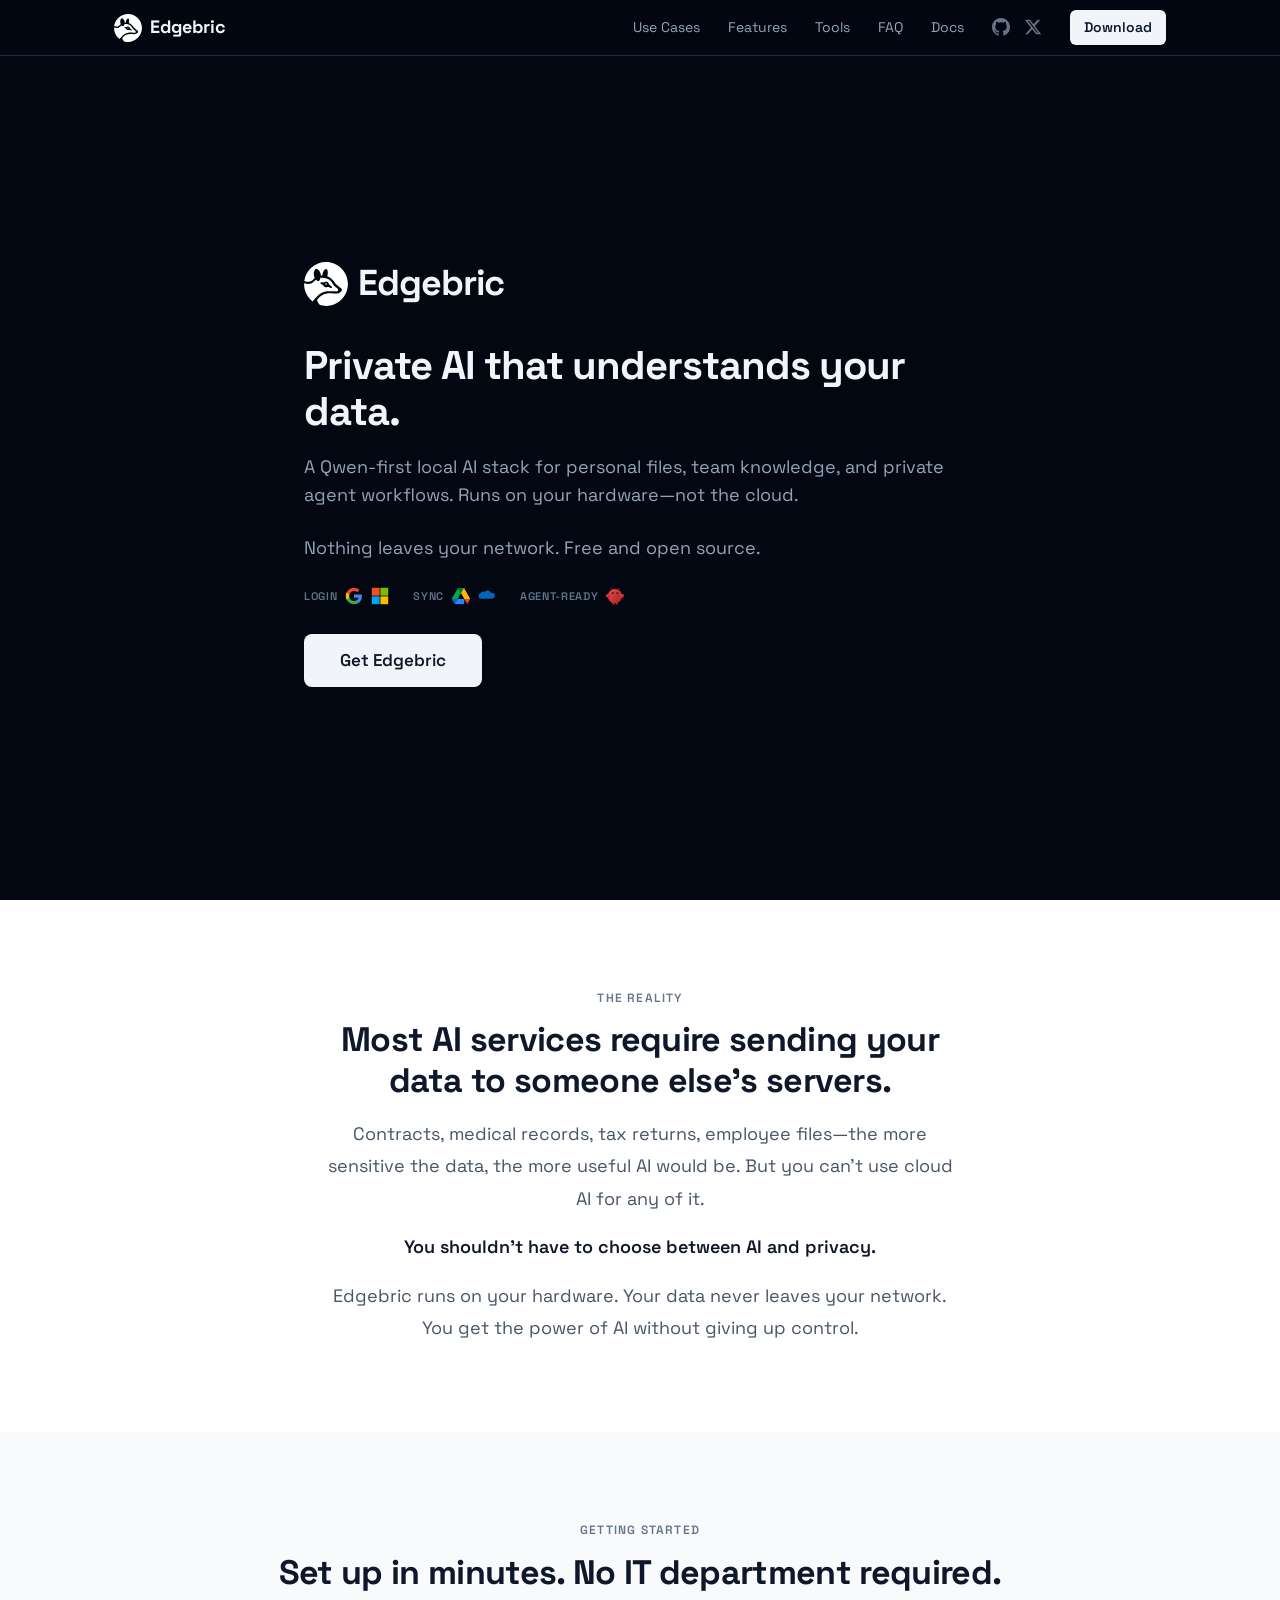
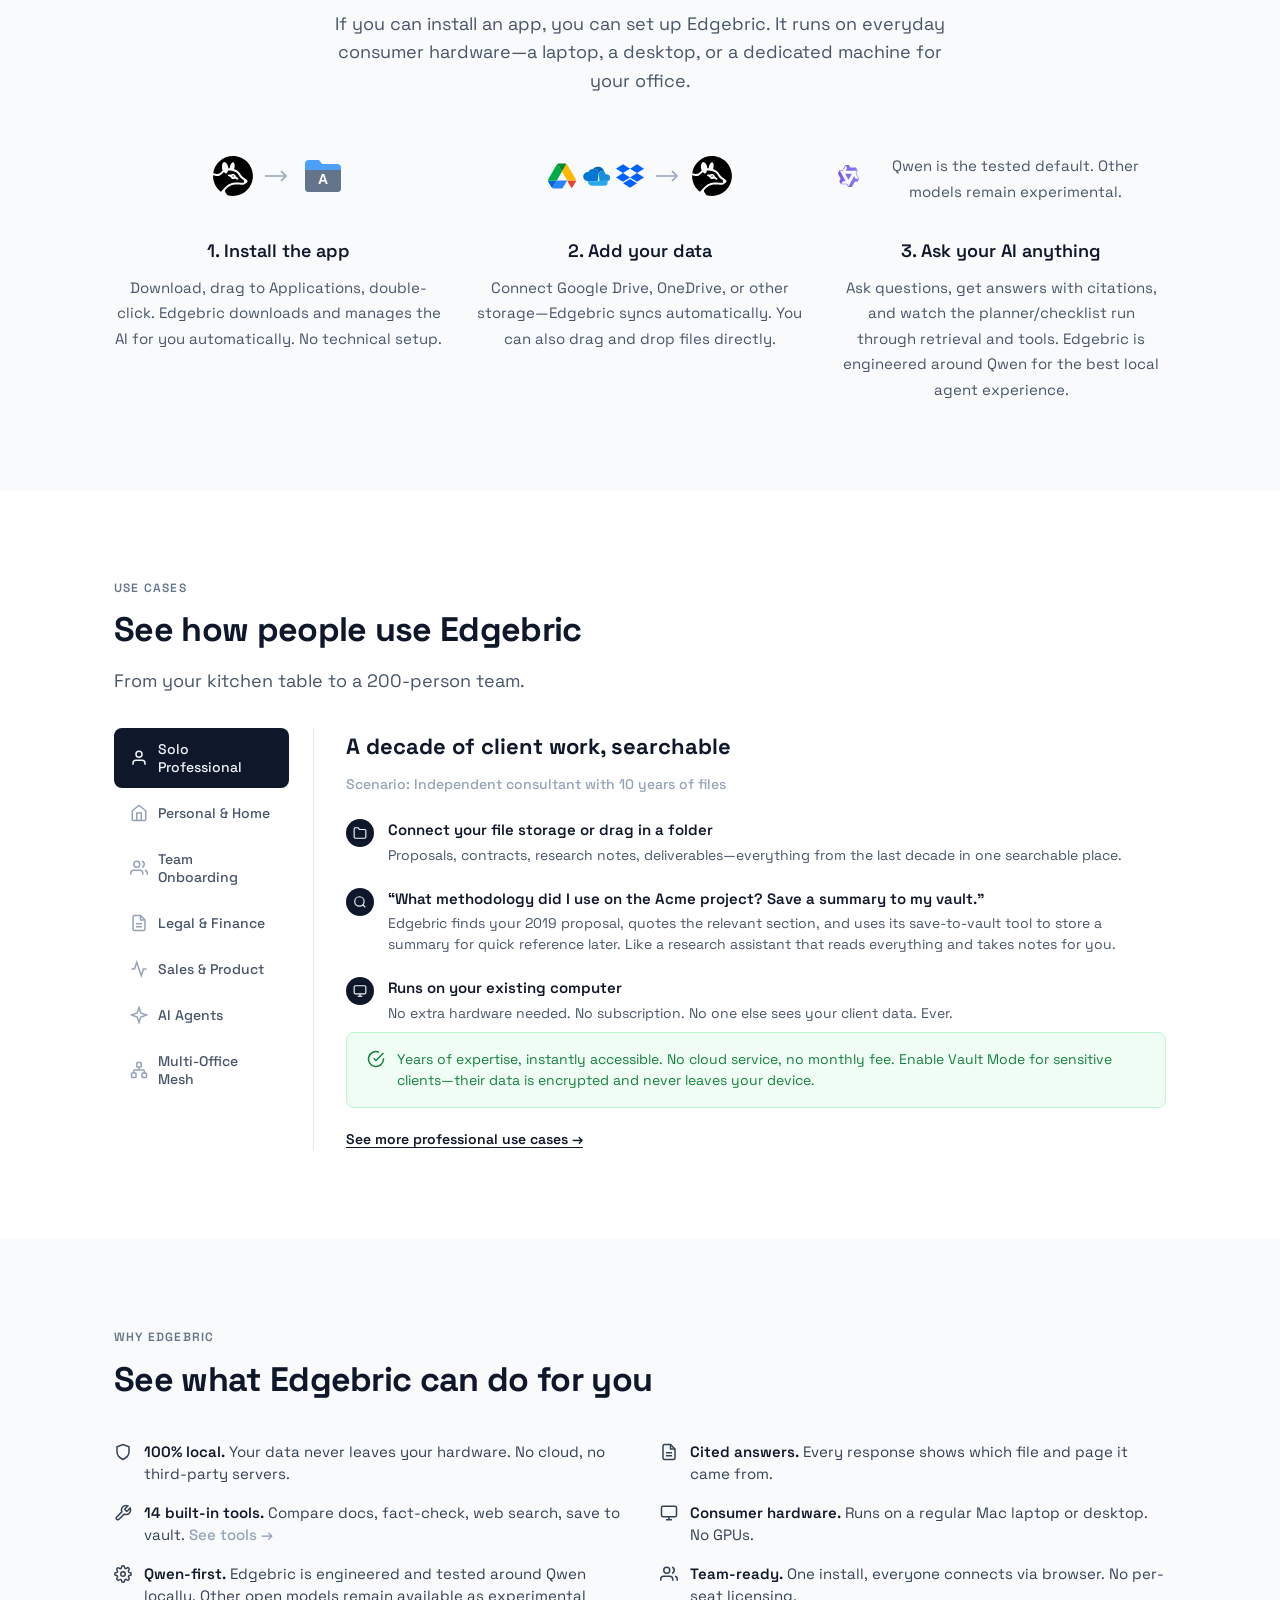
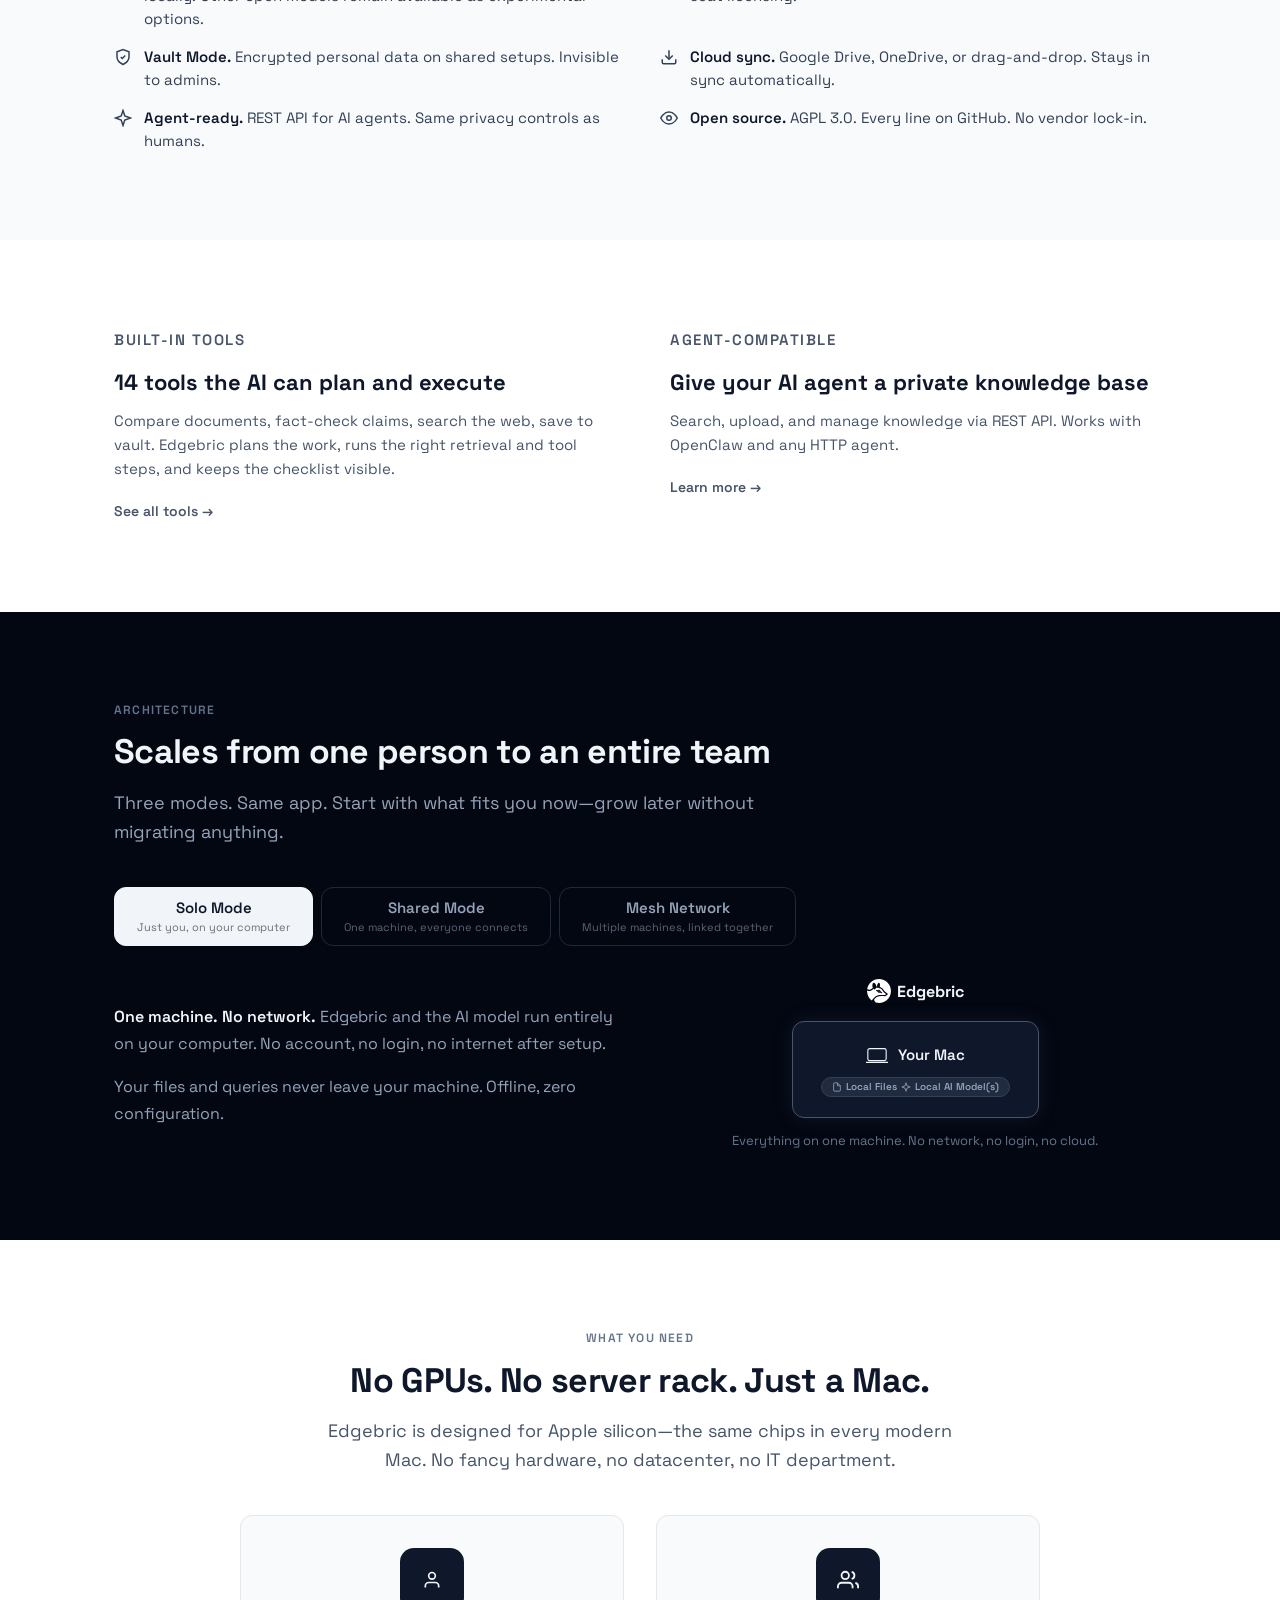
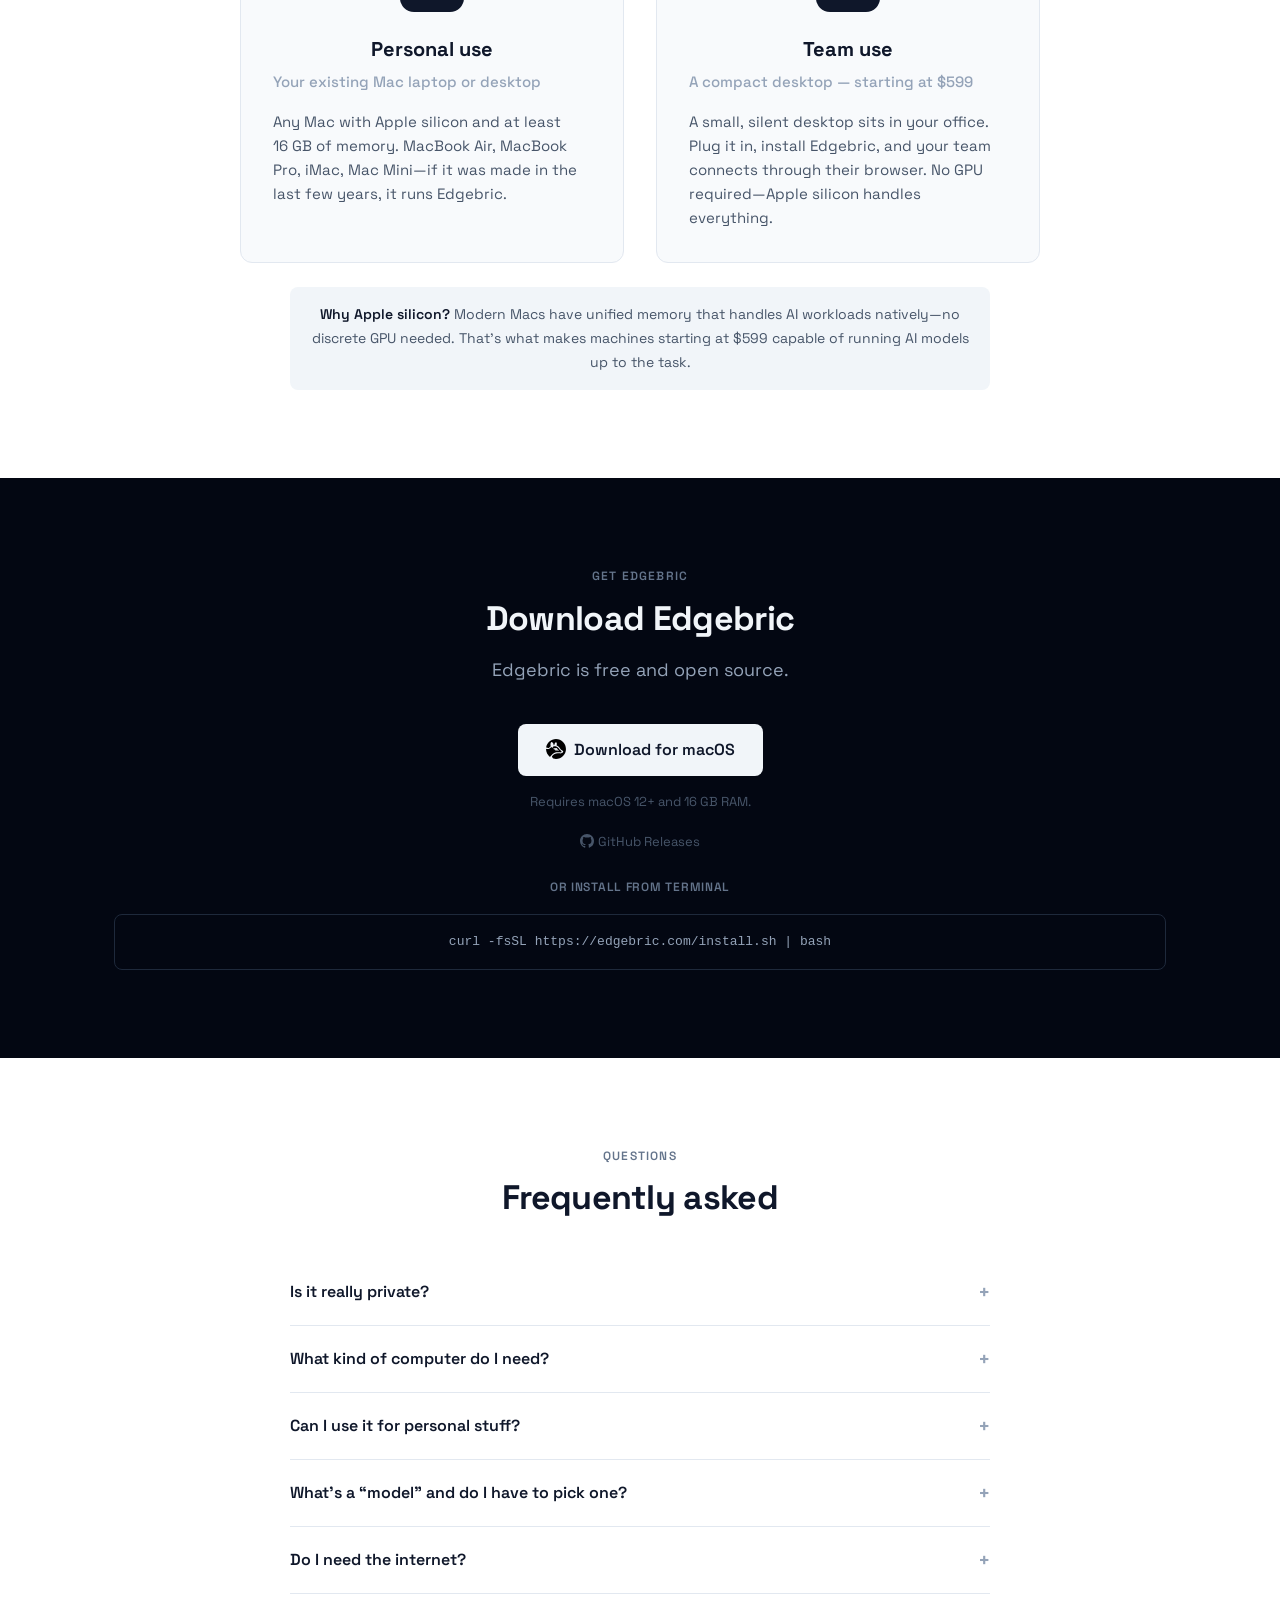
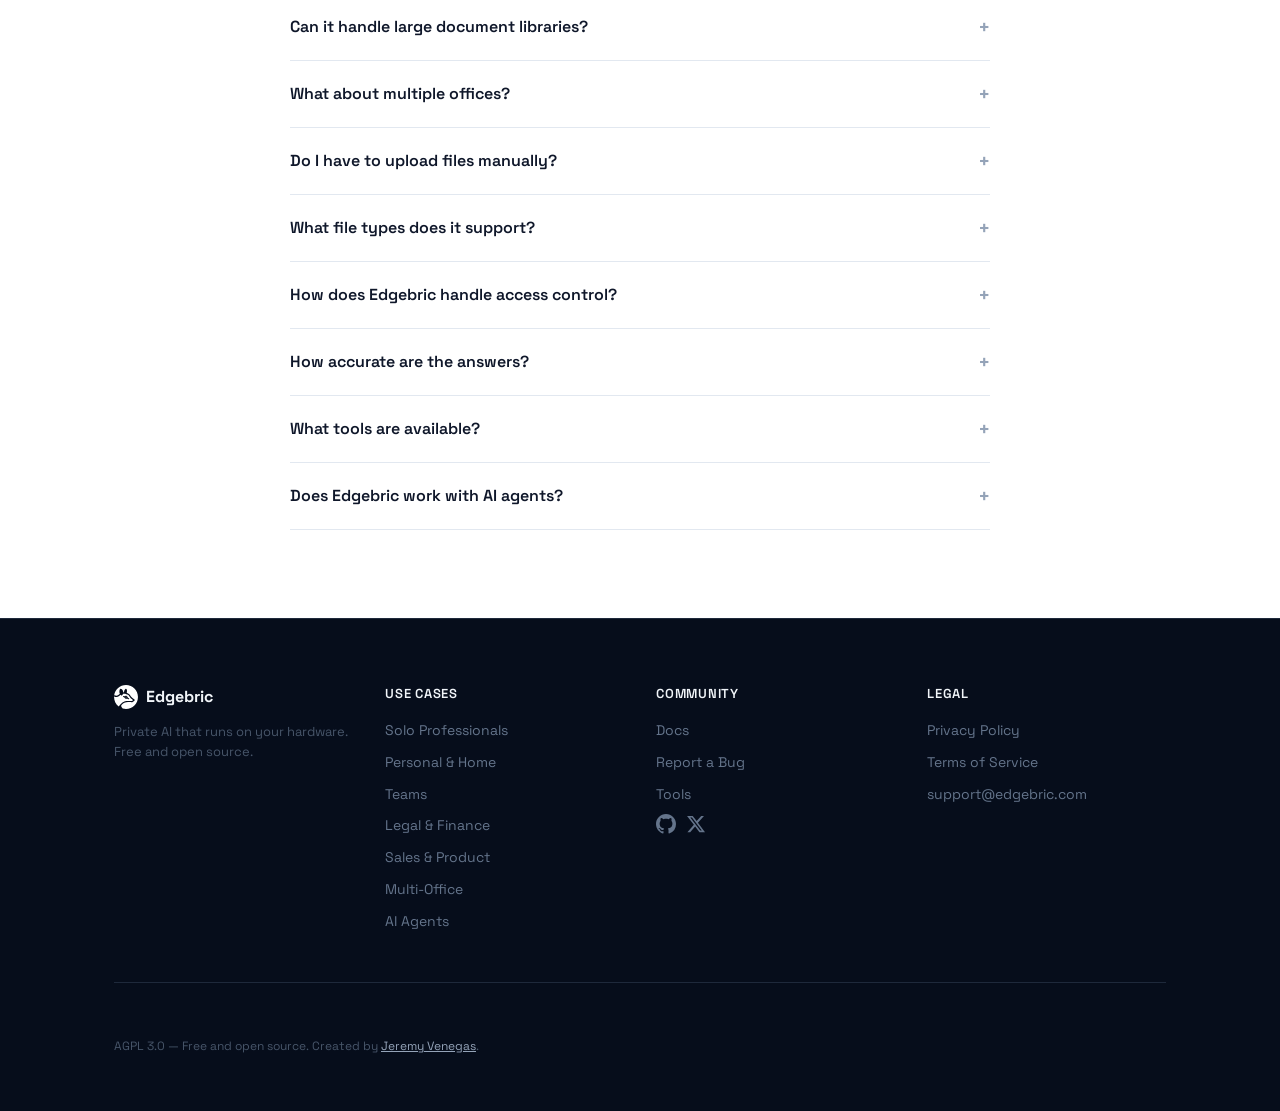
<file: index.html>
<!DOCTYPE html>
<html lang="en">
<head>
  <meta charset="UTF-8">
  <meta name="viewport" content="width=device-width, initial-scale=1.0">
  <title>Edgebric — Private AI for Your Data</title>
  <meta name="description" content="Qwen-first private AI for your data. Runs on hardware you already own. Nothing leaves your network.">
  <!-- Favicon -->
  <link rel="icon" type="image/svg+xml" href="assets/favicon.svg">
  <link rel="icon" type="image/png" sizes="32x32" href="assets/favicon-32.png">
  <link rel="apple-touch-icon" href="assets/apple-touch-icon.png">
  <!-- Open Graph -->
  <meta property="og:type" content="website">
  <meta property="og:title" content="Edgebric — Private AI for Your Data">
  <meta property="og:description" content="Qwen-first AI that runs on your own hardware. Search your files privately without sending them to the cloud.">
  <meta property="og:image" content="https://edgebric.com/assets/og-image.png">
  <meta property="og:url" content="https://edgebric.com">
  <meta property="og:site_name" content="Edgebric">
  <!-- Twitter / X -->
  <meta name="twitter:card" content="summary_large_image">
  <meta name="twitter:title" content="Edgebric — Private AI for Your Data">
  <meta name="twitter:description" content="Qwen-first AI that runs on your own hardware. Search your files privately without sending them to the cloud.">
  <meta name="twitter:image" content="https://edgebric.com/assets/og-image.png">
  <link rel="preconnect" href="https://fonts.googleapis.com">
  <link rel="preconnect" href="https://fonts.gstatic.com" crossorigin>
  <link href="https://fonts.googleapis.com/css2?family=Space+Grotesk:wght@400;500;600;700&display=swap" rel="stylesheet">
  <link rel="stylesheet" href="css/style.css">
</head>
<body>

<div id="site-header"></div>
<script src="js/components.js"></script>

<!-- ─── Hero (dark) ────────────────────────────────────── -->
<header class="dark hero">
  <div class="wrap hero-grid">
    <div class="hero-content">
      <div class="hero-logo">
        <img src="assets/circle-logo-white.svg" alt="" width="44" height="44">
        <span>Edgebric</span>
      </div>
      <h1>Private AI that understands your data.</h1>
      <p class="hero-sub">A Qwen-first local AI stack for personal files, team knowledge, and private agent workflows. Runs on your hardware&mdash;not the cloud.</p>
      <p class="hero-sub" style="margin-top:12px">Nothing leaves your network. Free and open source.</p>
      <div class="hero-integrations">
        <div class="hero-int-group">
          <span class="hero-int-label">Login</span>
          <div class="hero-int-logos">
            <img src="assets/logos/google.svg" alt="Google" width="18" height="18">
            <img src="assets/logos/microsoft.svg" alt="Microsoft" width="18" height="18">
          </div>
        </div>
        <div class="hero-int-group">
          <span class="hero-int-label">Sync</span>
          <div class="hero-int-logos">
            <img src="assets/logos/google-drive.svg" alt="Google Drive" width="18" height="18">
            <img src="assets/logos/onedrive.svg" alt="OneDrive" width="18" height="18">
          </div>
        </div>
        <div class="hero-int-group">
          <span class="hero-int-label">Agent-ready</span>
          <div class="hero-int-logos">
            <img src="assets/logos/openclaw.svg" alt="OpenClaw" width="18" height="18">
          </div>
        </div>
      </div>
      <a href="#pricing" class="btn">Get Edgebric</a>
    </div>
  </div>
</header>

<!-- ─── Reframe / Challenger (light) ────────────────────── -->
<section class="light tc" id="the-problem">
  <div class="wrap narrow">
    <p class="label">The reality</p>
    <h2>Most AI services require sending your data to someone else&rsquo;s servers.</h2>
    <p class="big">Contracts, medical records, tax returns, employee files&mdash;the more sensitive the data, the more useful AI would be. But you can&rsquo;t use cloud AI for any of it.</p>
    <p class="big mt1" style="font-weight:600;color:#0f172a">You shouldn&rsquo;t have to choose between AI and privacy.</p>
    <p class="big mt1">Edgebric runs on your hardware. Your data never leaves your network. You get the power of AI without giving up control.</p>
  </div>
</section>

<!-- ─── How It Works (light-alt) ──────────────────────── -->
<section class="light-alt tc" id="how-it-works">
  <div class="wrap">
    <p class="label">Getting started</p>
    <h2>Set up in minutes. No IT department required.</h2>
    <p class="sub center-sub">If you can install an app, you can set up Edgebric. It runs on everyday consumer hardware&mdash;a laptop, a desktop, or a dedicated machine for your office.</p>
    <div class="steps mt2">
      <div class="step">
        <div class="step-visual">
          <div class="step-icons">
            <img src="assets/circle-logo-black.svg" alt="" width="40" height="40" class="step-icon-img">
            <svg width="32" height="24" viewBox="0 0 32 24" fill="none"><path d="M4 12h20" stroke="#94a3b8" stroke-width="1.5"/><path d="M20 7l5 5-5 5" stroke="#94a3b8" stroke-width="1.5" fill="none"/></svg>
            <!-- macOS-style Applications folder -->
            <svg width="44" height="40" viewBox="0 0 44 40" fill="none">
              <path d="M4 8a4 4 0 0 1 4-4h10l3 4h15a4 4 0 0 1 4 4v20a4 4 0 0 1-4 4H8a4 4 0 0 1-4-4V8z" fill="#4ca1f7"/>
              <path d="M4 14h36v18a4 4 0 0 1-4 4H8a4 4 0 0 1-4-4V14z" fill="#64748b"/>
              <text x="22" y="28" text-anchor="middle" font-size="14" font-weight="700" fill="#fff" font-family="sans-serif">A</text>
            </svg>
          </div>
        </div>
        <h3>1. Install the app</h3>
        <p>Download, drag to Applications, double-click. Edgebric downloads and manages the AI for you automatically. No technical setup.</p>
      </div>
      <div class="step">
        <div class="step-visual">
          <div class="step-icons">
            <div class="step-icon-stack">
              <svg width="28" height="28" viewBox="0 0 87.3 78"><path d="M6.6 66.85l3.85 6.65c.8 1.4 1.95 2.5 3.3 3.3l13.75-23.8H0c0 1.55.4 3.1 1.2 4.5l5.4 9.35z" fill="#0066DA"/><path d="M43.65 25.15L29.9 1.35c-1.35.8-2.5 1.9-3.3 3.3l-25.4 44a9.06 9.06 0 0 0-1.2 4.5h27.5l16.15-28z" fill="#00AC47"/><path d="M73.55 76.8c1.35-.8 2.5-1.9 3.3-3.3l1.6-2.75L86.1 57.7c.8-1.4 1.2-2.95 1.2-4.5H59.8l6.1 11.8 7.65 11.8z" fill="#EA4335"/><path d="M43.65 25.15L57.4 1.35a9.39 9.39 0 0 0-4.5-1.35H34.4c-1.6 0-3.15.45-4.5 1.35l13.75 23.8z" fill="#00832D"/><path d="M59.8 53.15h-32.3L13.75 76.95c1.35.8 2.9 1.25 4.5 1.25h22.5c1.6 0 3.15-.45 4.5-1.25l14.55-23.8z" fill="#2684FC"/><path d="M73.4 26.5l-12.7-22c-.8-1.4-1.95-2.5-3.3-3.3L43.65 25.15l16.15 28h27.45c0-1.55-.4-3.1-1.2-4.5L73.4 26.5z" fill="#FFBA00"/></svg>
              <svg width="28" height="28" viewBox="0 0 24 24"><path d="M14.22 9.59c.46-.79 1.17-1.4 2.03-1.73a3.98 3.98 0 0 1 2.66-.05A5.49 5.49 0 0 0 9.4 6.1a4.46 4.46 0 0 1 4.82 3.49z" fill="#0364B8"/><path d="M14.22 9.59A4.46 4.46 0 0 0 9.4 6.1a4.47 4.47 0 0 0-3.99 2.47A3.97 3.97 0 0 0 1 12.48a3.97 3.97 0 0 0 3.97 3.97h8.46l.79-6.86z" fill="#0078D4"/><path d="M18.91 7.81a3.98 3.98 0 0 0-2.66.05 3.98 3.98 0 0 0-2.03 1.73l.79 6.86h5.96A3.01 3.01 0 0 0 24 13.44a3.01 3.01 0 0 0-3.01-3.01 2.96 2.96 0 0 0-.76.1l-.14-.04a3.98 3.98 0 0 0-1.18-2.68z" fill="#1490DF"/><path d="M13.43 16.45H4.97A3.97 3.97 0 0 0 8.94 20.42h10.03A3.01 3.01 0 0 0 22 17.41a3.01 3.01 0 0 0-1.03-2.27l-7.54 1.31z" fill="#28A8EA"/></svg>
              <svg width="28" height="28" viewBox="0 0 24 24"><path d="M6 2l6 3.75L6 9.5 0 5.75zm12 0l6 3.75-6 3.75-6-3.75zM0 13.25L6 9.5l6 3.75L6 17zm18-3.75l6 3.75-6 3.75-6-3.75zM6 18.25l6-3.75 6 3.75-6 3.75z" fill="#0061FF"/></svg>
            </div>
            <svg width="32" height="24" viewBox="0 0 32 24" fill="none"><path d="M4 12h20" stroke="#94a3b8" stroke-width="1.5"/><path d="M20 7l5 5-5 5" stroke="#94a3b8" stroke-width="1.5" fill="none"/></svg>
            <img src="assets/circle-logo-black.svg" alt="" width="40" height="40" class="step-icon-img">
          </div>
        </div>
        <h3>2. Add your data</h3>
        <p>Connect Google&nbsp;Drive, OneDrive, or other storage&mdash;Edgebric syncs automatically. You can also drag and drop files directly.</p>
      </div>
      <div class="step">
        <div class="step-visual">
          <div class="step-icon-row">
            <img src="assets/logos/qwen-color.svg" alt="Qwen" width="36" height="36" class="step-icon-img">
          </div>
          <p class="step-more">Qwen is the tested default. Other models remain experimental.</p>
        </div>
        <h3>3. Ask your AI anything</h3>
        <p>Ask questions, get answers with citations, and watch the planner/checklist run through retrieval and tools. Edgebric is engineered around Qwen for the best local agent experience.</p>
      </div>
    </div>
  </div>
</section>

<!-- ─── Use Cases (light) ──────────────────────────────── -->
<section class="light" id="use-cases">
  <div class="wrap">
    <p class="label">Use cases</p>
    <h2>See how people use Edgebric</h2>
    <p class="sub">From your kitchen table to a 200-person team.</p>
    <div class="uc-showcase">
      <div class="uc-nav">
        <button class="uc-nav-btn active" data-story="consultant">
          <svg width="18" height="18" viewBox="0 0 24 24" fill="none" stroke="currentColor" stroke-width="2"><path d="M20 21v-2a4 4 0 0 0-4-4H8a4 4 0 0 0-4 4v2"/><circle cx="12" cy="7" r="4"/></svg>
          Solo Professional
        </button>
        <button class="uc-nav-btn" data-story="home">
          <svg width="18" height="18" viewBox="0 0 24 24" fill="none" stroke="currentColor" stroke-width="2"><path d="M3 9l9-7 9 7v11a2 2 0 0 1-2 2H5a2 2 0 0 1-2-2z"/><polyline points="9 22 9 12 15 12 15 22"/></svg>
          Personal &amp; Home
        </button>
        <button class="uc-nav-btn" data-story="onboarding">
          <svg width="18" height="18" viewBox="0 0 24 24" fill="none" stroke="currentColor" stroke-width="2"><path d="M17 21v-2a4 4 0 0 0-4-4H5a4 4 0 0 0-4 4v2"/><circle cx="9" cy="7" r="4"/><path d="M23 21v-2a4 4 0 0 0-3-3.87"/><path d="M16 3.13a4 4 0 0 1 0 7.75"/></svg>
          Team Onboarding
        </button>
        <button class="uc-nav-btn" data-story="legal">
          <svg width="18" height="18" viewBox="0 0 24 24" fill="none" stroke="currentColor" stroke-width="2"><path d="M14 2H6a2 2 0 0 0-2 2v16a2 2 0 0 0 2 2h12a2 2 0 0 0 2-2V8z"/><polyline points="14 2 14 8 20 8"/><line x1="16" y1="13" x2="8" y2="13"/><line x1="16" y1="17" x2="8" y2="17"/></svg>
          Legal &amp; Finance
        </button>
        <button class="uc-nav-btn" data-story="sales">
          <svg width="18" height="18" viewBox="0 0 24 24" fill="none" stroke="currentColor" stroke-width="2"><polyline points="22 12 18 12 15 21 9 3 6 12 2 12"/></svg>
          Sales &amp; Product
        </button>
        <button class="uc-nav-btn" data-story="agents">
          <svg width="18" height="18" viewBox="0 0 24 24" fill="none" stroke="currentColor" stroke-width="2"><path d="M12 2l2.4 7.2L22 12l-7.6 2.8L12 22l-2.4-7.2L2 12l7.6-2.8z"/></svg>
          AI Agents
        </button>
        <button class="uc-nav-btn" data-story="multi">
          <svg width="18" height="18" viewBox="0 0 24 24" fill="none" stroke="currentColor" stroke-width="2"><rect x="16" y="16" width="6" height="6" rx="1"/><rect x="2" y="16" width="6" height="6" rx="1"/><rect x="9" y="2" width="6" height="6" rx="1"/><path d="M5 16v-3a1 1 0 0 1 1-1h12a1 1 0 0 1 1 1v3"/><path d="M12 12V8"/></svg>
          Multi-Office Mesh
        </button>
      </div>
      <div class="uc-content">

        <div class="uc-story" id="story-onboarding">
          <h3>New employee, day one</h3>
          <p class="uc-persona">Scenario: 40-person company, HR admin + new hire</p>
          <div class="uc-story-body">
            <div class="uc-step-item"><div class="uc-step-ico"><svg width="14" height="14" viewBox="0 0 24 24" fill="none" stroke="currentColor" stroke-width="2"><path d="M21 15v4a2 2 0 0 1-2 2H5a2 2 0 0 1-2-2v-4"/><polyline points="17 8 12 3 7 8"/><line x1="12" y1="3" x2="12" y2="15"/></svg></div><div><h4>Admin uploads the employee handbook, benefits guide, and PTO policy</h4><p>Drag and drop into a &ldquo;Company Policies&rdquo; data source. Edgebric processes and indexes everything automatically.</p></div></div>
            <div class="uc-step-item"><div class="uc-step-ico"><svg width="14" height="14" viewBox="0 0 24 24" fill="none" stroke="currentColor" stroke-width="2"><rect x="2" y="3" width="20" height="14" rx="2"/><line x1="8" y1="21" x2="16" y2="21"/><line x1="12" y1="17" x2="12" y2="21"/></svg></div><div><h4>New hire opens Edgebric in their browser</h4><p>No software to install. They just visit a link on the company network.</p></div></div>
            <div class="uc-step-item"><div class="uc-step-ico"><svg width="14" height="14" viewBox="0 0 24 24" fill="none" stroke="currentColor" stroke-width="2"><circle cx="11" cy="11" r="8"/><line x1="21" y1="21" x2="16.65" y2="16.65"/></svg></div><div><h4>&ldquo;What&rsquo;s the PTO policy for part-time employees?&rdquo;</h4><p>Edgebric answers instantly, citing page 14 of the employee handbook. No need to message HR. No one knows they asked.</p></div></div>
          </div>
          <div class="uc-highlight"><svg width="18" height="18" viewBox="0 0 24 24" fill="none" stroke="#15803d" stroke-width="2"><path d="M22 11.08V12a10 10 0 1 1-5.93-9.14"/><polyline points="22 4 12 14.01 9 11.01"/></svg><p>HR stops answering the same 20 questions every time someone new joins. Employees get private, instant answers from day one.</p></div>
          <p class="uc-more"><a href="use-cases/teams.html">See more team use cases &rarr;</a></p>
        </div>

        <div class="uc-story" id="story-home">
          <h3>Family command center</h3>
          <p class="uc-persona">Scenario: Parent managing household data on their personal computer</p>
          <div class="uc-story-body">
            <div class="uc-step-item"><div class="uc-step-ico"><svg width="14" height="14" viewBox="0 0 24 24" fill="none" stroke="currentColor" stroke-width="2"><path d="M13 2H6a2 2 0 0 0-2 2v16a2 2 0 0 0 2 2h12a2 2 0 0 0 2-2V9z"/><polyline points="13 2 13 9 20 9"/></svg></div><div><h4>Upload insurance policies, tax returns, appliance manuals, medical records</h4><p>Create personal data sources for &ldquo;Financial,&rdquo; &ldquo;Medical,&rdquo; &ldquo;Home.&rdquo; Drag files in or connect cloud storage.</p></div></div>
            <div class="uc-step-item"><div class="uc-step-ico"><svg width="14" height="14" viewBox="0 0 24 24" fill="none" stroke="currentColor" stroke-width="2"><circle cx="11" cy="11" r="8"/><line x1="21" y1="21" x2="16.65" y2="16.65"/></svg></div><div><h4>&ldquo;What&rsquo;s the deductible on our health plan?&rdquo;</h4><p>Edgebric finds the answer in your benefits PDF and shows exactly which page. No more digging through filing cabinets.</p></div></div>
            <div class="uc-step-item"><div class="uc-step-ico"><svg width="14" height="14" viewBox="0 0 24 24" fill="none" stroke="currentColor" stroke-width="2"><path d="M12 22s8-4 8-10V5l-8-3-8 3v7c0 6 8 10 8 10z"/></svg></div><div><h4>&ldquo;When was the HVAC last serviced? Is it due again?&rdquo;</h4><p>It searches your contractor invoices for the date, then uses its web search tool to look up the recommended service interval for your model&mdash;and tells you if you&rsquo;re overdue.</p></div></div>
          </div>
          <div class="uc-highlight"><svg width="18" height="18" viewBox="0 0 24 24" fill="none" stroke="#15803d" stroke-width="2"><path d="M3 9l9-7 9 7v11a2 2 0 0 1-2 2H5a2 2 0 0 1-2-2z"/><polyline points="9 22 9 12 15 12 15 22"/></svg><p>Your medical records, tax returns, and financial data stay on your hardware. Enable Vault Mode and they&rsquo;re encrypted too&mdash;invisible to anyone else, even on shared devices.</p></div>
          <p class="uc-more"><a href="use-cases/personal.html">See more personal use cases &rarr;</a></p>
        </div>

        <div class="uc-story" id="story-legal">
          <h3>Contract review at a small firm</h3>
          <p class="uc-persona">Scenario: 8-person law firm, paralegal doing contract research</p>
          <div class="uc-story-body">
            <div class="uc-step-item"><div class="uc-step-ico"><svg width="14" height="14" viewBox="0 0 24 24" fill="none" stroke="currentColor" stroke-width="2"><polyline points="16 16 12 12 8 16"/><line x1="12" y1="12" x2="12" y2="21"/><path d="M20.39 18.39A5 5 0 0 0 18 9h-1.26A8 8 0 1 0 3 16.3"/></svg></div><div><h4>Sync the firm&rsquo;s contract library from shared storage</h4><p>Connect OneDrive or Google Drive. Edgebric stays in sync as files are added or updated.</p></div></div>
            <div class="uc-step-item"><div class="uc-step-ico"><svg width="14" height="14" viewBox="0 0 24 24" fill="none" stroke="currentColor" stroke-width="2"><circle cx="11" cy="11" r="8"/><line x1="21" y1="21" x2="16.65" y2="16.65"/></svg></div><div><h4>&ldquo;Find the liability clause in the Smith contract&rdquo;</h4><p>Edgebric searches across hundreds of files, finds the relevant section in seconds, and shows the exact location.</p></div></div>
            <div class="uc-step-item"><div class="uc-step-ico"><svg width="14" height="14" viewBox="0 0 24 24" fill="none" stroke="currentColor" stroke-width="2"><path d="M14 2H6a2 2 0 0 0-2 2v16a2 2 0 0 0 2 2h12a2 2 0 0 0 2-2V8z"/><polyline points="14 2 14 8 20 8"/><line x1="16" y1="13" x2="8" y2="13"/><line x1="16" y1="17" x2="8" y2="17"/></svg></div><div><h4>&ldquo;Compare the old and new vendor agreements&rdquo;</h4><p>The AI uses its built-in compare tool to analyze both documents side by side&mdash;highlighting what changed, what&rsquo;s new, and what was removed. Then ask it to fact-check a clause against your internal policies.</p></div></div>
          </div>
          <div class="uc-highlight"><svg width="18" height="18" viewBox="0 0 24 24" fill="none" stroke="#15803d" stroke-width="2"><path d="M12 22s8-4 8-10V5l-8-3-8 3v7c0 6 8 10 8 10z"/></svg><p>Sensitive client data stays in the office. No cloud AI ever sees it. Compliance officers sleep at night.</p></div>
          <p class="uc-more"><a href="use-cases/legal.html">See more legal &amp; finance use cases &rarr;</a></p>
        </div>

        <div class="uc-story" id="story-sales">
          <h3>Prepping for a big pitch</h3>
          <p class="uc-persona">Scenario: Product and sales teams sharing a knowledge base</p>
          <div class="uc-story-body">
            <div class="uc-step-item"><div class="uc-step-ico"><svg width="14" height="14" viewBox="0 0 24 24" fill="none" stroke="currentColor" stroke-width="2"><path d="M21 15v4a2 2 0 0 1-2 2H5a2 2 0 0 1-2-2v-4"/><polyline points="17 8 12 3 7 8"/><line x1="12" y1="3" x2="12" y2="15"/></svg></div><div><h4>Upload product specs, sales playbooks, and competitive intel</h4><p>Create a shared data source. Product uploads specs, sales uploads battlecards and call scripts.</p></div></div>
            <div class="uc-step-item"><div class="uc-step-ico"><svg width="14" height="14" viewBox="0 0 24 24" fill="none" stroke="currentColor" stroke-width="2"><path d="M21 15a2 2 0 0 1-2 2H7l-4 4V5a2 2 0 0 1 2-2h14a2 2 0 0 1 2 2z"/></svg></div><div><h4>Sales rep starts a group chat before the call</h4><p>Tags the Edgebric bot: &ldquo;@edgebric what differentiates us from Competitor X on latency?&rdquo; Gets an answer backed by the product spec.</p></div></div>
            <div class="uc-step-item"><div class="uc-step-ico"><svg width="14" height="14" viewBox="0 0 24 24" fill="none" stroke="currentColor" stroke-width="2"><polyline points="22 12 18 12 15 21 9 3 6 12 2 12"/></svg></div><div><h4>&ldquo;Find everything related to our pricing strategy&rdquo;</h4><p>The AI uses its find-related tool to surface connected documents across your knowledge base&mdash;battlecards, internal memos, competitive analyses&mdash;even ones the rep didn&rsquo;t know existed.</p></div></div>
          </div>
          <div class="uc-highlight"><svg width="18" height="18" viewBox="0 0 24 24" fill="none" stroke="#15803d" stroke-width="2"><polyline points="22 12 18 12 15 21 9 3 6 12 2 12"/></svg><p>Sales has instant access to technical specs without bugging engineering. Product sees what questions keep coming up.</p></div>
          <p class="uc-more"><a href="use-cases/sales.html">See more sales &amp; product use cases &rarr;</a></p>
        </div>

        <div class="uc-story" id="story-multi">
          <h3>Three offices, one question</h3>
          <p class="uc-persona">Scenario: Company with offices in New York, Chicago, and LA</p>
          <div class="uc-story-body">
            <div class="uc-step-item"><div class="uc-step-ico"><svg width="14" height="14" viewBox="0 0 24 24" fill="none" stroke="currentColor" stroke-width="2"><rect x="2" y="3" width="20" height="14" rx="2"/><line x1="8" y1="21" x2="16" y2="21"/><line x1="12" y1="17" x2="12" y2="21"/></svg></div><div><h4>Each office has its own machine running Edgebric</h4><p>NY holds HR and legal data. Chicago holds finance. LA holds client files. Each office controls its own data.</p></div></div>
            <div class="uc-step-item"><div class="uc-step-ico"><svg width="14" height="14" viewBox="0 0 24 24" fill="none" stroke="currentColor" stroke-width="2"><circle cx="12" cy="12" r="2"/><path d="M16.24 7.76a6 6 0 0 1 0 8.49"/><path d="M19.07 4.93a10 10 0 0 1 0 14.14"/></svg></div><div><h4>Machines discover each other automatically</h4><p>On the same network, they find each other with zero configuration. Across offices, connect them over your existing VPN.</p></div></div>
            <div class="uc-step-item"><div class="uc-step-ico"><svg width="14" height="14" viewBox="0 0 24 24" fill="none" stroke="currentColor" stroke-width="2"><circle cx="11" cy="11" r="8"/><line x1="21" y1="21" x2="16.65" y2="16.65"/></svg></div><div><h4>&ldquo;Are there compliance issues with our new campaign?&rdquo;</h4><p>The question fans out to all three offices simultaneously. Each searches its own data locally. Only short answer snippets travel back&mdash;no files ever leave their building.</p></div></div>
          </div>
          <div class="uc-highlight"><svg width="18" height="18" viewBox="0 0 24 24" fill="none" stroke="#15803d" stroke-width="2"><path d="M12 22s8-4 8-10V5l-8-3-8 3v7c0 6 8 10 8 10z"/></svg><p>Your data stays on your hardware. Only questions and short answers travel between offices. Each department can revoke access at any time.</p></div>
          <p class="uc-more"><a href="use-cases/multi-office.html">See more multi-office use cases &rarr;</a></p>
        </div>

        <div class="uc-story active" id="story-consultant">
          <h3>A decade of client work, searchable</h3>
          <p class="uc-persona">Scenario: Independent consultant with 10 years of files</p>
          <div class="uc-story-body">
            <div class="uc-step-item"><div class="uc-step-ico"><svg width="14" height="14" viewBox="0 0 24 24" fill="none" stroke="currentColor" stroke-width="2"><path d="M22 19a2 2 0 0 1-2 2H4a2 2 0 0 1-2-2V5a2 2 0 0 1 2-2h5l2 3h9a2 2 0 0 1 2 2z"/></svg></div><div><h4>Connect your file storage or drag in a folder</h4><p>Proposals, contracts, research notes, deliverables&mdash;everything from the last decade in one searchable place.</p></div></div>
            <div class="uc-step-item"><div class="uc-step-ico"><svg width="14" height="14" viewBox="0 0 24 24" fill="none" stroke="currentColor" stroke-width="2"><circle cx="11" cy="11" r="8"/><line x1="21" y1="21" x2="16.65" y2="16.65"/></svg></div><div><h4>&ldquo;What methodology did I use on the Acme project? Save a summary to my vault.&rdquo;</h4><p>Edgebric finds your 2019 proposal, quotes the relevant section, and uses its save-to-vault tool to store a summary for quick reference later. Like a research assistant that reads everything and takes notes for you.</p></div></div>
            <div class="uc-step-item"><div class="uc-step-ico"><svg width="14" height="14" viewBox="0 0 24 24" fill="none" stroke="currentColor" stroke-width="2"><rect x="2" y="3" width="20" height="14" rx="2"/><line x1="8" y1="21" x2="16" y2="21"/><line x1="12" y1="17" x2="12" y2="21"/></svg></div><div><h4>Runs on your existing computer</h4><p>No extra hardware needed. No subscription. No one else sees your client data. Ever.</p></div></div>
          </div>
          <div class="uc-highlight"><svg width="18" height="18" viewBox="0 0 24 24" fill="none" stroke="#15803d" stroke-width="2"><path d="M22 11.08V12a10 10 0 1 1-5.93-9.14"/><polyline points="22 4 12 14.01 9 11.01"/></svg><p>Years of expertise, instantly accessible. No cloud service, no monthly fee. Enable Vault Mode for sensitive clients&mdash;their data is encrypted and never leaves your device.</p></div>
          <p class="uc-more"><a href="use-cases/professionals.html">See more professional use cases &rarr;</a></p>
        </div>

        <div class="uc-story" id="story-agents">
          <h3>Your AI agent&rsquo;s long-term memory</h3>
          <p class="uc-persona">Scenario: Developer using OpenClaw to manage research and client work</p>
          <div class="uc-story-body">
            <div class="uc-step-item"><div class="uc-step-ico"><svg width="14" height="14" viewBox="0 0 24 24" fill="none" stroke="currentColor" stroke-width="2"><path d="M21 15v4a2 2 0 0 1-2 2H5a2 2 0 0 1-2-2v-4"/><polyline points="17 8 12 3 7 8"/><line x1="12" y1="3" x2="12" y2="15"/></svg></div><div><h4>Agent saves research to Edgebric automatically</h4><p>Your OpenClaw agent browses the web, finds relevant articles, and uploads them to a &ldquo;Research&rdquo; data source in Edgebric. No manual work.</p></div></div>
            <div class="uc-step-item"><div class="uc-step-ico"><svg width="14" height="14" viewBox="0 0 24 24" fill="none" stroke="currentColor" stroke-width="2"><circle cx="11" cy="11" r="8"/><line x1="21" y1="21" x2="16.65" y2="16.65"/></svg></div><div><h4>&ldquo;What did I read about RAG architectures last week?&rdquo;</h4><p>The agent queries Edgebric&rsquo;s <code>/search</code> endpoint, gets ranked chunks from your saved research, and synthesizes an answer with its own smart model.</p></div></div>
            <div class="uc-step-item"><div class="uc-step-ico"><svg width="14" height="14" viewBox="0 0 24 24" fill="none" stroke="currentColor" stroke-width="2"><path d="M12 22s8-4 8-10V5l-8-3-8 3v7c0 6 8 10 8 10z"/></svg></div><div><h4>Your data never touches the cloud</h4><p>The agent talks to Edgebric over your local network. Documents stay on your hardware. The agent&rsquo;s cloud model never sees your raw files&mdash;only the search results you allow.</p></div></div>
          </div>
          <div class="uc-highlight"><svg width="18" height="18" viewBox="0 0 24 24" fill="none" stroke="#15803d" stroke-width="2"><path d="M12 2l2.4 7.2L22 12l-7.6 2.8L12 22l-2.4-7.2L2 12l7.6-2.8z"/></svg><p>Your agent gets persistent, private knowledge. The strongest current path is Edgebric's Qwen-first local stack, with scoped search and upload access over a simple REST API.</p></div>
          <p class="uc-more"><a href="use-cases/agents.html">Learn more about agent integration &rarr;</a></p>
        </div>

      </div>
    </div>
  </div>
</section>

<!-- ─── Features (light-alt) ───────────────────────────── -->
<section class="light-alt" id="features">
  <div class="wrap">
    <p class="label">Why Edgebric</p>
    <h2>See what Edgebric can do for you</h2>
    <div class="feat-list mt2">
      <div class="feat-item">
        <svg width="18" height="18" viewBox="0 0 24 24" fill="none" stroke="currentColor" stroke-width="2"><path d="M12 22s8-4 8-10V5l-8-3-8 3v7c0 6 8 10 8 10z"/></svg>
        <div><strong>100% local.</strong> Your data never leaves your hardware. No cloud, no third-party servers.</div>
      </div>
      <div class="feat-item">
        <svg width="18" height="18" viewBox="0 0 24 24" fill="none" stroke="currentColor" stroke-width="2"><path d="M14 2H6a2 2 0 0 0-2 2v16a2 2 0 0 0 2 2h12a2 2 0 0 0 2-2V8z"/><polyline points="14 2 14 8 20 8"/><line x1="16" y1="13" x2="8" y2="13"/><line x1="16" y1="17" x2="8" y2="17"/></svg>
        <div><strong>Cited answers.</strong> Every response shows which file and page it came from.</div>
      </div>
      <div class="feat-item">
        <svg width="18" height="18" viewBox="0 0 24 24" fill="none" stroke="currentColor" stroke-width="2"><path d="M14.7 6.3a1 1 0 0 0 0 1.4l1.6 1.6a1 1 0 0 0 1.4 0l3.77-3.77a6 6 0 0 1-7.94 7.94l-6.91 6.91a2.12 2.12 0 0 1-3-3l6.91-6.91a6 6 0 0 1 7.94-7.94l-3.76 3.76z"/></svg>
        <div><strong>14 built-in tools.</strong> Compare docs, fact-check, web search, save to vault. <a href="#tools">See tools &rarr;</a></div>
      </div>
      <div class="feat-item">
        <svg width="18" height="18" viewBox="0 0 24 24" fill="none" stroke="currentColor" stroke-width="2"><rect x="2" y="3" width="20" height="14" rx="2"/><line x1="8" y1="21" x2="16" y2="21"/><line x1="12" y1="17" x2="12" y2="21"/></svg>
        <div><strong>Consumer hardware.</strong> Runs on a regular Mac laptop or desktop. No GPUs.</div>
      </div>
      <div class="feat-item">
        <svg width="18" height="18" viewBox="0 0 24 24" fill="none" stroke="currentColor" stroke-width="2"><circle cx="12" cy="12" r="3"/><path d="M19.4 15a1.65 1.65 0 0 0 .33 1.82l.06.06a2 2 0 0 1-2.83 2.83l-.06-.06a1.65 1.65 0 0 0-1.82-.33 1.65 1.65 0 0 0-1 1.51V21a2 2 0 0 1-4 0v-.09A1.65 1.65 0 0 0 9 19.4a1.65 1.65 0 0 0-1.82.33l-.06.06a2 2 0 0 1-2.83-2.83l.06-.06A1.65 1.65 0 0 0 4.68 15a1.65 1.65 0 0 0-1.51-1H3a2 2 0 0 1 0-4h.09A1.65 1.65 0 0 0 4.6 9a1.65 1.65 0 0 0-.33-1.82l-.06-.06a2 2 0 0 1 2.83-2.83l.06.06A1.65 1.65 0 0 0 9 4.68a1.65 1.65 0 0 0 1-1.51V3a2 2 0 0 1 4 0v.09a1.65 1.65 0 0 0 1 1.51 1.65 1.65 0 0 0 1.82-.33l.06-.06a2 2 0 0 1 2.83 2.83l-.06.06A1.65 1.65 0 0 0 19.4 9a1.65 1.65 0 0 0 1.51 1H21a2 2 0 0 1 0 4h-.09a1.65 1.65 0 0 0-1.51 1z"/></svg>
        <div><strong>Qwen-first.</strong> Edgebric is engineered and tested around Qwen locally. Other open models remain available as experimental options.</div>
      </div>
      <div class="feat-item">
        <svg width="18" height="18" viewBox="0 0 24 24" fill="none" stroke="currentColor" stroke-width="2"><path d="M17 21v-2a4 4 0 0 0-4-4H5a4 4 0 0 0-4 4v2"/><circle cx="9" cy="7" r="4"/><path d="M23 21v-2a4 4 0 0 0-3-3.87"/><path d="M16 3.13a4 4 0 0 1 0 7.75"/></svg>
        <div><strong>Team-ready.</strong> One install, everyone connects via browser. No per-seat licensing.</div>
      </div>
      <div class="feat-item">
        <svg width="18" height="18" viewBox="0 0 24 24" fill="none" stroke="currentColor" stroke-width="2"><path d="M12 22s8-4 8-10V5l-8-3-8 3v7c0 6 8 10 8 10z"/><path d="M9 12l2 2 4-4"/></svg>
        <div><strong>Vault Mode.</strong> Encrypted personal data on shared setups. Invisible to admins.</div>
      </div>
      <div class="feat-item">
        <svg width="18" height="18" viewBox="0 0 24 24" fill="none" stroke="currentColor" stroke-width="2"><path d="M21 15v4a2 2 0 0 1-2 2H5a2 2 0 0 1-2-2v-4"/><polyline points="7 10 12 15 17 10"/><line x1="12" y1="15" x2="12" y2="3"/></svg>
        <div><strong>Cloud sync.</strong> Google Drive, OneDrive, or drag-and-drop. Stays in sync automatically.</div>
      </div>
      <div class="feat-item">
        <svg width="18" height="18" viewBox="0 0 24 24" fill="none" stroke="currentColor" stroke-width="2"><path d="M12 2l2.4 7.2L22 12l-7.6 2.8L12 22l-2.4-7.2L2 12l7.6-2.8z"/></svg>
        <div><strong>Agent-ready.</strong> REST API for AI agents. Same privacy controls as humans.</div>
      </div>
      <div class="feat-item">
        <svg width="18" height="18" viewBox="0 0 24 24" fill="none" stroke="currentColor" stroke-width="2"><path d="M1 12s4-8 11-8 11 8 11 8-4 8-11 8-11-8-11-8z"/><circle cx="12" cy="12" r="3"/></svg>
        <div><strong>Open source.</strong> AGPL 3.0. Every line on GitHub. No vendor lock-in.</div>
      </div>
    </div>
  </div>
</section>

<!-- ─── Tools + Agents (light) ────────────────────────── -->
<section class="light" id="tools">
  <div class="wrap">
    <div class="split-section" id="agents">
      <div class="split-block">
        <p class="label">Built-in tools</p>
        <h3>14 tools the AI can plan and execute</h3>
        <p>Compare documents, fact-check claims, search the web, save to vault. Edgebric plans the work, runs the right retrieval and tool steps, and keeps the checklist visible.</p>
        <a href="tools.html" class="split-link">See all tools &rarr;</a>
      </div>
      <div class="split-block">
        <p class="label">Agent-compatible</p>
        <h3>Give your AI agent a private knowledge base</h3>
        <p>Search, upload, and manage knowledge via REST API. Works with OpenClaw and any HTTP agent.</p>
        <a href="use-cases/agents.html" class="split-link">Learn more &rarr;</a>
      </div>
    </div>
  </div>
</section>

<!-- ─── Architecture (dark-alt) ───────────────────────── -->
<section class="dark" id="architecture">
  <div class="wrap">
    <p class="label">Architecture</p>
    <h2>Scales from one person to an entire team</h2>
    <p class="sub muted">Three modes. Same app. Start with what fits you now&mdash;grow later without migrating anything.</p>
    <div class="arch-tabs mt2">
      <button class="arch-tab active" data-arch="solo">Solo Mode<small>Just you, on your computer</small></button>
      <button class="arch-tab" data-arch="single">Shared Mode<small>One machine, everyone connects</small></button>
      <button class="arch-tab" data-arch="mesh">Mesh Network<small>Multiple machines, linked together</small></button>
    </div>

    <div class="arch-panel active" id="arch-solo">
      <div class="mesh-text">
        <p><strong>One machine. No network.</strong> Edgebric and the AI model run entirely on your computer. No account, no login, no internet after setup.</p>
        <p>Your files and queries never leave your machine. Offline, zero configuration.</p>
      </div>
      <div class="arch-diagram">
        <div class="arch-brand">
          <img src="assets/circle-logo-white.svg" alt="" width="24" height="24">
          <span>Edgebric</span>
        </div>
        <div class="arch-layout">
          <div class="arch-device primary glow">
            <svg width="22" height="22" viewBox="0 0 24 18" fill="none" stroke="currentColor" stroke-width="1.2" style="display:inline;vertical-align:middle;margin-right:6px"><rect x="2" y="1" width="20" height="13" rx="2"/><path d="M0 16h24" stroke-linecap="round"/></svg>
            Your Mac
            <div class="arch-pills">
              <span class="arch-pill"><svg width="10" height="10" viewBox="0 0 24 24" fill="none" stroke="currentColor" stroke-width="2"><path d="M13 2H6a2 2 0 0 0-2 2v16a2 2 0 0 0 2 2h12a2 2 0 0 0 2-2V9z"/><polyline points="13 2 13 9 20 9"/></svg>Local Files <svg width="10" height="10" viewBox="0 0 24 24" fill="none" stroke="currentColor" stroke-width="2"><path d="M12 2l2.4 7.2L22 12l-7.6 2.8L12 22l-2.4-7.2L2 12l7.6-2.8z"/></svg> Local AI Model(s)</span>
            </div>
          </div>
        </div>
        <p class="arch-cap">Everything on one machine. No network, no login, no cloud.</p>
      </div>
    </div>

    <div class="arch-panel" id="arch-single">
      <div class="mesh-text">
        <p><strong>One machine, browser access.</strong> Install Edgebric on a dedicated Mac. Everyone else connects through their web browser&mdash;any device, any OS.</p>
        <p>Sign-in via Google or Microsoft. Per-source access control. Vault Mode for private, encrypted data on shared setups.</p>
      </div>
      <div class="arch-diagram">
        <div class="arch-brand">
          <img src="assets/circle-logo-white.svg" alt="" width="24" height="24">
          <span>Edgebric</span>
        </div>
        <div class="arch-layout">
          <div class="arch-device primary glow">
            <svg width="22" height="22" viewBox="0 0 20 20" fill="none" stroke="currentColor" stroke-width="1.2" style="display:inline;vertical-align:middle;margin-right:6px"><rect x="2" y="2" width="16" height="12" rx="2"/><line x1="6" y1="18" x2="14" y2="18"/><line x1="10" y1="14" x2="10" y2="18"/></svg>
            Edgebric Host
            <div class="arch-pills">
              <span class="arch-pill"><svg width="10" height="10" viewBox="0 0 24 24" fill="none" stroke="currentColor" stroke-width="2"><path d="M13 2H6a2 2 0 0 0-2 2v16a2 2 0 0 0 2 2h12a2 2 0 0 0 2-2V9z"/><polyline points="13 2 13 9 20 9"/></svg>Shared Files <svg width="10" height="10" viewBox="0 0 24 24" fill="none" stroke="currentColor" stroke-width="2"><path d="M12 2l2.4 7.2L22 12l-7.6 2.8L12 22l-2.4-7.2L2 12l7.6-2.8z"/></svg> AI Model(s)</span>
            </div>
          </div>
          <div class="arch-conn"></div>
          <div class="arch-browsers">
            <div class="arch-browser">
              <svg width="16" height="16" viewBox="0 0 24 24" fill="none" stroke="currentColor" stroke-width="1.5"><path d="M20 21v-2a4 4 0 0 0-4-4H8a4 4 0 0 0-4 4v2"/><circle cx="12" cy="7" r="4"/></svg>
              <div class="arch-browser-label">Alice</div>
              <div class="arch-browser-sub">Browser only</div>
            </div>
            <div class="arch-browser">
              <svg width="16" height="16" viewBox="0 0 24 24" fill="none" stroke="currentColor" stroke-width="1.5"><path d="M20 21v-2a4 4 0 0 0-4-4H8a4 4 0 0 0-4 4v2"/><circle cx="12" cy="7" r="4"/></svg>
              <div class="arch-browser-label">Bob</div>
              <div class="arch-pills">
                <span class="arch-pill"><svg width="8" height="8" viewBox="0 0 24 24" fill="none" stroke="currentColor" stroke-width="2"><path d="M13 2H6a2 2 0 0 0-2 2v16a2 2 0 0 0 2 2h12a2 2 0 0 0 2-2V9z"/><polyline points="13 2 13 9 20 9"/></svg>Local Files</span>
              </div>
            </div>
            <div class="arch-browser">
              <svg width="16" height="16" viewBox="0 0 24 24" fill="none" stroke="currentColor" stroke-width="1.5"><path d="M20 21v-2a4 4 0 0 0-4-4H8a4 4 0 0 0-4 4v2"/><circle cx="12" cy="7" r="4"/></svg>
              <div class="arch-browser-label">Carol</div>
              <div class="arch-pills">
                <span class="arch-pill"><svg width="8" height="8" viewBox="0 0 24 24" fill="none" stroke="currentColor" stroke-width="2"><path d="M13 2H6a2 2 0 0 0-2 2v16a2 2 0 0 0 2 2h12a2 2 0 0 0 2-2V9z"/><polyline points="13 2 13 9 20 9"/></svg>Local Files <svg width="8" height="8" viewBox="0 0 24 24" fill="none" stroke="currentColor" stroke-width="2"><path d="M12 2l2.4 7.2L22 12l-7.6 2.8L12 22l-2.4-7.2L2 12l7.6-2.8z"/></svg> Local AI Model</span>
              </div>
            </div>
          </div>
        </div>
        <p class="arch-cap">&bull; Alice uses shared data<br>&bull; Bob adds private local files<br>&bull; Carol runs her own AI model too</p>
      </div>
    </div>

    <div class="arch-panel" id="arch-mesh">
      <div class="mesh-text">
        <p><strong>Machine per location, linked together.</strong> Each node holds its own data and searches locally. Only questions and short answer snippets travel between nodes&mdash;full documents never leave their building. Relevant text excerpts are returned with citations.</p>
        <p>Auto-discovery on the same network, or connect over VPN. No central server. Each department controls its own data and can revoke access anytime.</p>
      </div>
      <div class="mesh-right">
        <div class="mesh-brand">
          <img src="assets/circle-logo-white.svg" alt="" width="24" height="24">
          <span>Edgebric</span>
        </div>
        <div class="mesh-viz">
          <svg class="mesh-lines" viewBox="0 0 400 400" preserveAspectRatio="xMidYMid meet">
            <line x1="200" y1="65" x2="100" y2="310" class="pulse"/>
            <line x1="200" y1="65" x2="300" y2="310" class="pulse" style="animation-delay:.5s"/>
            <line x1="100" y1="310" x2="300" y2="310" class="pulse" style="animation-delay:1s"/>
          </svg>
          <div class="mesh-node primary mesh-node--hq">
            New York
            <small>HR &amp; Legal</small>
            <div class="arch-pills"><span class="arch-pill"><svg width="8" height="8" viewBox="0 0 24 24" fill="none" stroke="currentColor" stroke-width="2"><path d="M13 2H6a2 2 0 0 0-2 2v16a2 2 0 0 0 2 2h12a2 2 0 0 0 2-2V9z"/><polyline points="13 2 13 9 20 9"/></svg>Files <svg width="8" height="8" viewBox="0 0 24 24" fill="none" stroke="currentColor" stroke-width="2"><path d="M12 2l2.4 7.2L22 12l-7.6 2.8L12 22l-2.4-7.2L2 12l7.6-2.8z"/></svg> Model(s)</span></div>
          </div>
          <div class="mesh-node mesh-node--b">
            Chicago
            <small>Finance</small>
            <div class="arch-pills"><span class="arch-pill"><svg width="8" height="8" viewBox="0 0 24 24" fill="none" stroke="currentColor" stroke-width="2"><path d="M13 2H6a2 2 0 0 0-2 2v16a2 2 0 0 0 2 2h12a2 2 0 0 0 2-2V9z"/><polyline points="13 2 13 9 20 9"/></svg>Files <svg width="8" height="8" viewBox="0 0 24 24" fill="none" stroke="currentColor" stroke-width="2"><path d="M12 2l2.4 7.2L22 12l-7.6 2.8L12 22l-2.4-7.2L2 12l7.6-2.8z"/></svg> Model(s)</span></div>
          </div>
          <div class="mesh-node mesh-node--c">
            Los Angeles
            <small>Client files</small>
            <div class="arch-pills"><span class="arch-pill"><svg width="8" height="8" viewBox="0 0 24 24" fill="none" stroke="currentColor" stroke-width="2"><path d="M13 2H6a2 2 0 0 0-2 2v16a2 2 0 0 0 2 2h12a2 2 0 0 0 2-2V9z"/><polyline points="13 2 13 9 20 9"/></svg>Files <svg width="8" height="8" viewBox="0 0 24 24" fill="none" stroke="currentColor" stroke-width="2"><path d="M12 2l2.4 7.2L22 12l-7.6 2.8L12 22l-2.4-7.2L2 12l7.6-2.8z"/></svg> Model(s)</span></div>
          </div>
          <div class="mesh-query">
            <strong>Query travels</strong>
            Data stays put
          </div>
        </div>
        <p class="mesh-cap">Nodes find each other automatically. No cloud. Full documents never leave their location. Only queries and relevant text excerpts travel between nodes.</p>
      </div>
    </div>
  </div>
</section>

<!-- ─── Hardware (light) ───────────────────────────────── -->
<section class="light tc" id="hardware">
  <div class="wrap">
    <p class="label">What you need</p>
    <h2>No GPUs. No server rack. Just a Mac.</h2>
    <p class="sub center-sub">Edgebric is designed for Apple silicon&mdash;the same chips in every modern Mac. No fancy hardware, no datacenter, no IT department.</p>
    <div class="hw-grid mt2">
      <div class="hw-card">
        <div class="hw-icon">
          <svg width="20" height="20" viewBox="0 0 24 24" fill="none" stroke="currentColor" stroke-width="2"><path d="M20 21v-2a4 4 0 0 0-4-4H8a4 4 0 0 0-4 4v2"/><circle cx="12" cy="7" r="4"/></svg>
        </div>
        <h3>Personal use</h3>
        <p class="hw-price">Your existing Mac laptop or desktop</p>
        <p>Any Mac with Apple silicon and at least 16&nbsp;GB of memory. MacBook Air, MacBook Pro, iMac, Mac&nbsp;Mini&mdash;if it was made in the last few years, it runs Edgebric.</p>
      </div>
      <div class="hw-card">
        <div class="hw-icon">
          <svg width="22" height="22" viewBox="0 0 24 24" fill="none" stroke="currentColor" stroke-width="2"><path d="M17 21v-2a4 4 0 0 0-4-4H5a4 4 0 0 0-4 4v2"/><circle cx="9" cy="7" r="4"/><path d="M23 21v-2a4 4 0 0 0-3-3.87"/><path d="M16 3.13a4 4 0 0 1 0 7.75"/></svg>
        </div>
        <h3>Team use</h3>
        <p class="hw-price">A compact desktop &mdash; starting at $599</p>
        <p>A small, silent desktop sits in your office. Plug it in, install Edgebric, and your team connects through their browser. No GPU required&mdash;Apple silicon handles everything.</p>
      </div>
    </div>
    <div class="hw-note"><strong>Why Apple silicon?</strong> Modern Macs have unified memory that handles AI workloads natively&mdash;no discrete GPU needed. That&rsquo;s what makes machines starting at $599 capable of running AI models up to the task.</div>
  </div>
</section>

<!-- ─── Download (dark) ────────────────────────────────── -->
<section class="dark tc" id="pricing">
  <div class="wrap">
    <p class="label">Get Edgebric</p>
    <h2>Download Edgebric</h2>
    <p class="sub muted center-sub">Edgebric is free and open source.</p>
    <div class="dl-row mt2">
      <a href="https://github.com/jerv/edgebric/releases/latest" id="dl-macos" class="dl-btn"><img src="assets/circle-logo-black.svg" alt="" width="20" height="20" style="vertical-align:-4px;margin-right:8px;display:inline">Download for macOS</a>
    </div>
    <p class="dl-note">Requires macOS 12+ and 16&nbsp;GB RAM.</p>
    <div class="dl-links">
      <a href="https://github.com/jerv/edgebric/releases"><svg width="14" height="14" viewBox="0 0 24 24" fill="currentColor" style="vertical-align:-2px;margin-right:4px"><path d="M12 0C5.37 0 0 5.37 0 12c0 5.31 3.435 9.795 8.205 11.385.6.105.825-.255.825-.57 0-.285-.015-1.23-.015-2.235-3.015.555-3.795-.735-4.035-1.41-.135-.345-.72-1.41-1.23-1.695-.42-.225-1.02-.78-.015-.795.945-.015 1.62.87 1.845 1.23 1.08 1.815 2.805 1.305 3.495.99.105-.78.42-1.305.765-1.605-2.67-.3-5.46-1.335-5.46-5.925 0-1.305.465-2.385 1.23-3.225-.12-.3-.54-1.53.12-3.18 0 0 1.005-.315 3.3 1.23.96-.27 1.98-.405 3-.405s2.04.135 3 .405c2.295-1.56 3.3-1.23 3.3-1.23.66 1.65.24 2.88.12 3.18.765.84 1.23 1.905 1.23 3.225 0 4.605-2.805 5.625-5.475 5.925.435.375.81 1.095.81 2.22 0 1.605-.015 2.895-.015 3.3 0 .315.225.69.825.57A12.02 12.02 0 0 0 24 12c0-6.63-5.37-12-12-12z"/></svg>GitHub Releases</a>
    </div>
    <p class="install-label" style="margin-top:24px">Or install from terminal</p>
    <div class="install-code">curl -fsSL https://edgebric.com/install.sh | bash</div>
  </div>
</section>

<!-- ─── FAQ (light) ────────────────────────────────────── -->
<section class="light tc" id="faq">
  <div class="wrap">
    <p class="label">Questions</p>
    <h2>Frequently asked</h2>
    <div class="faq mt2">
      <div class="faq-i"><button class="faq-q">Is it really private?</button><div class="faq-a">Yes. Edgebric runs entirely on your hardware. The AI that reads and answers questions about your data runs locally&mdash;it doesn&rsquo;t connect to the internet. Your data, your questions, and the answers all stay on your machine. You can even disconnect from the internet and it still works.</div></div>
      <div class="faq-i"><button class="faq-q">What kind of computer do I need?</button><div class="faq-a">Any modern Mac with at least 16&nbsp;GB of memory. No servers, no special hardware. If you bought a Mac in the last few years, you&rsquo;re probably good. For teams, a compact desktop starting at $599 can serve your whole office.</div></div>
      <div class="faq-i"><button class="faq-q">Can I use it for personal stuff?</button><div class="faq-a">Absolutely. Many people use Edgebric at home for medical records, insurance policies, tax returns, recipes, appliance manuals&mdash;anything you&rsquo;d rather not upload to a cloud AI service. Solo mode requires no account, no login, no setup beyond installing the app.</div></div>
      <div class="faq-i"><button class="faq-q">What&rsquo;s a &ldquo;model&rdquo; and do I have to pick one?</button><div class="faq-a">A model is the AI brain that reads your data and answers your questions&mdash;think of it like a very fast reader that can remember everything it&rsquo;s read. Edgebric downloads and sets one up automatically, so you don&rsquo;t have to pick or configure anything. But if you want to, you can swap in different models anytime. Open source AI models are improving fast&mdash;when a better one comes out, just switch to it and Edgebric gets smarter. No subscription, no waiting for an update.</div></div>
      <div class="faq-i"><button class="faq-q">Do I need the internet?</button><div class="faq-a">Only to download Edgebric and its AI model the first time. After that, everything runs offline. The one exception is the web search and read-url tools&mdash;those reach out to the internet when you ask the AI to look something up online. All other tools and all your data stay completely local.</div></div>
      <div class="faq-i"><button class="faq-q">Can it handle large document libraries?</button><div class="faq-a">Yes. Edgebric uses hybrid search&mdash;vector embeddings combined with keyword matching (BM25)&mdash;to stay fast across thousands of documents. Results are ranked by relevance, not recency. The more data you add, the more useful it gets.</div></div>
      <div class="faq-i"><button class="faq-q">What about multiple offices?</button><div class="faq-a">Put a machine in each office and connect them over your VPN. When someone asks a question, the query fans out to all nodes and relevant text excerpts come back with citations&mdash;full documents never leave their building. Each office keeps full control over its own data.</div></div>
      <div class="faq-i"><button class="faq-q">Do I have to upload files manually?</button><div class="faq-a">You can, but you don&rsquo;t have to. Edgebric connects to Google Drive and OneDrive. Connect a folder once and it stays in sync automatically. You can also drag and drop files directly. More integrations coming soon.</div></div>
      <div class="faq-i"><button class="faq-q">What file types does it support?</button><div class="faq-a">PDFs, Word documents (.docx), plain text files, and Markdown.</div></div>
      <div class="faq-i"><button class="faq-q">How does Edgebric handle access control?</button><div class="faq-a">Each data source has its own permissions. Admins control who can see what. Users sign in with Google or Microsoft, and only see the sources they&rsquo;ve been granted access to. Vault Mode goes further&mdash;encrypted, on-device data that&rsquo;s invisible to everyone else, including admins.</div></div>
      <div class="faq-i"><button class="faq-q">How accurate are the answers?</button><div class="faq-a">Edgebric&rsquo;s answers are grounded in your data. It always shows which file and page the answer came from, so you can verify before acting on it. You can also ask it to fact-check a specific claim&mdash;its cite-check tool searches your documents for supporting or contradicting evidence. Like any AI tool, it can sometimes be wrong&mdash;the citations are there so you can always check.</div></div>
      <div class="faq-i"><button class="faq-q">What tools are available?</button><div class="faq-a">14 built-in tools: search your knowledge base, compare documents side by side, fact-check claims against your data, find related files, save notes to your personal vault, create and manage data sources, search the web, and read URLs. Edgebric plans and executes the right retrieval and tool steps for the request, with Qwen as the tested path. <a href="tools.html" style="color:#94a3b8">See all tools &rarr;</a></div></div>
      <div class="faq-i"><button class="faq-q">Does Edgebric work with AI agents?</button><div class="faq-a">Yes. Edgebric has a REST API that any AI agent can use to search, upload, and manage your data. API keys are scoped with per-source access control, so you decide exactly what each agent can see. It works with OpenClaw (available as a ClawHub skill) and any agent that can make HTTP requests. Your data never leaves your hardware, whether a human or an agent is querying it.</div></div>
    </div>
  </div>
</section>

<div id="site-footer"></div>

<script src="js/main.js"></script>
<script>
(function(){
  fetch('https://api.github.com/repos/jerv/edgebric/releases/latest')
    .then(function(r){return r.json()})
    .then(function(d){
      var assets=d.assets||[];
      var arm64=assets.find(function(a){return /arm64\.dmg$/.test(a.name)});
      if(arm64)document.getElementById('dl-macos').href=arm64.browser_download_url;
    })
    .catch(function(){
      document.getElementById('dl-macos').href='https://github.com/jerv/edgebric/releases/latest';
    });
})();
</script>
</body>
</html>
</file>
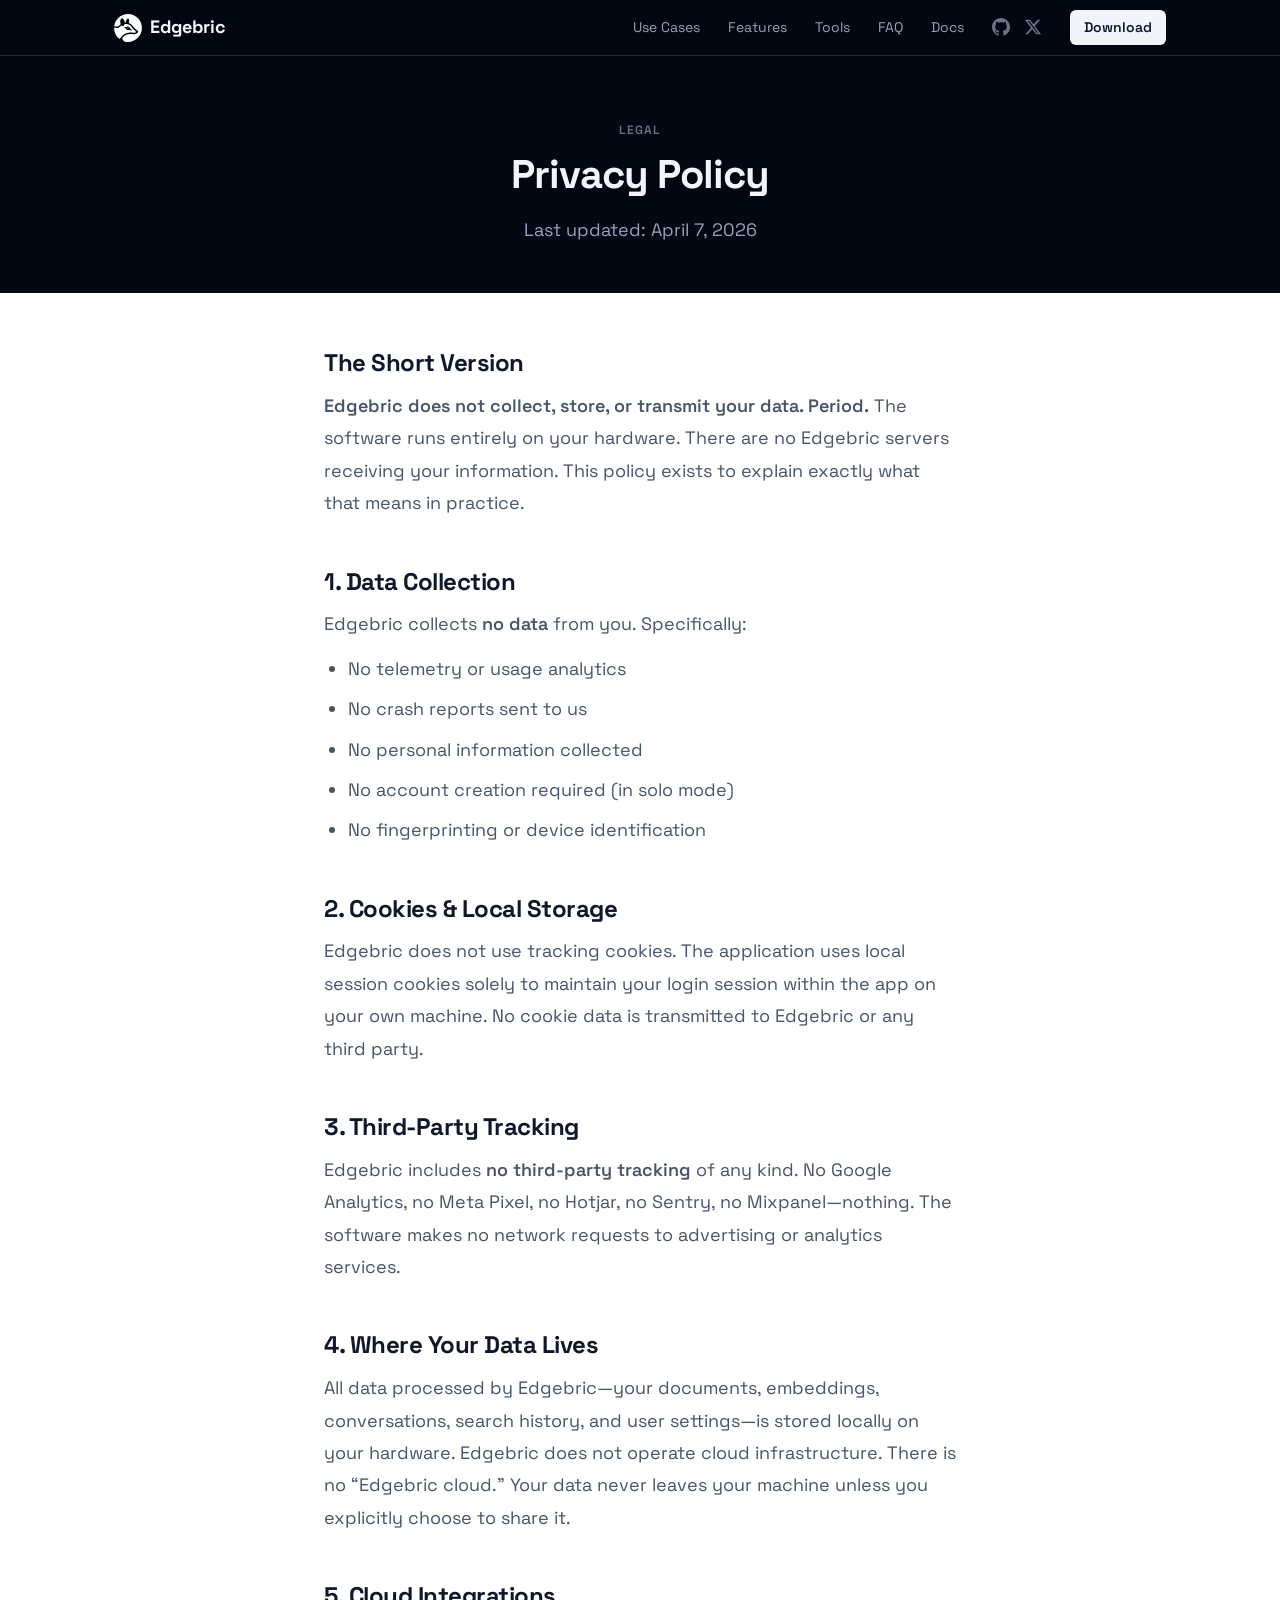
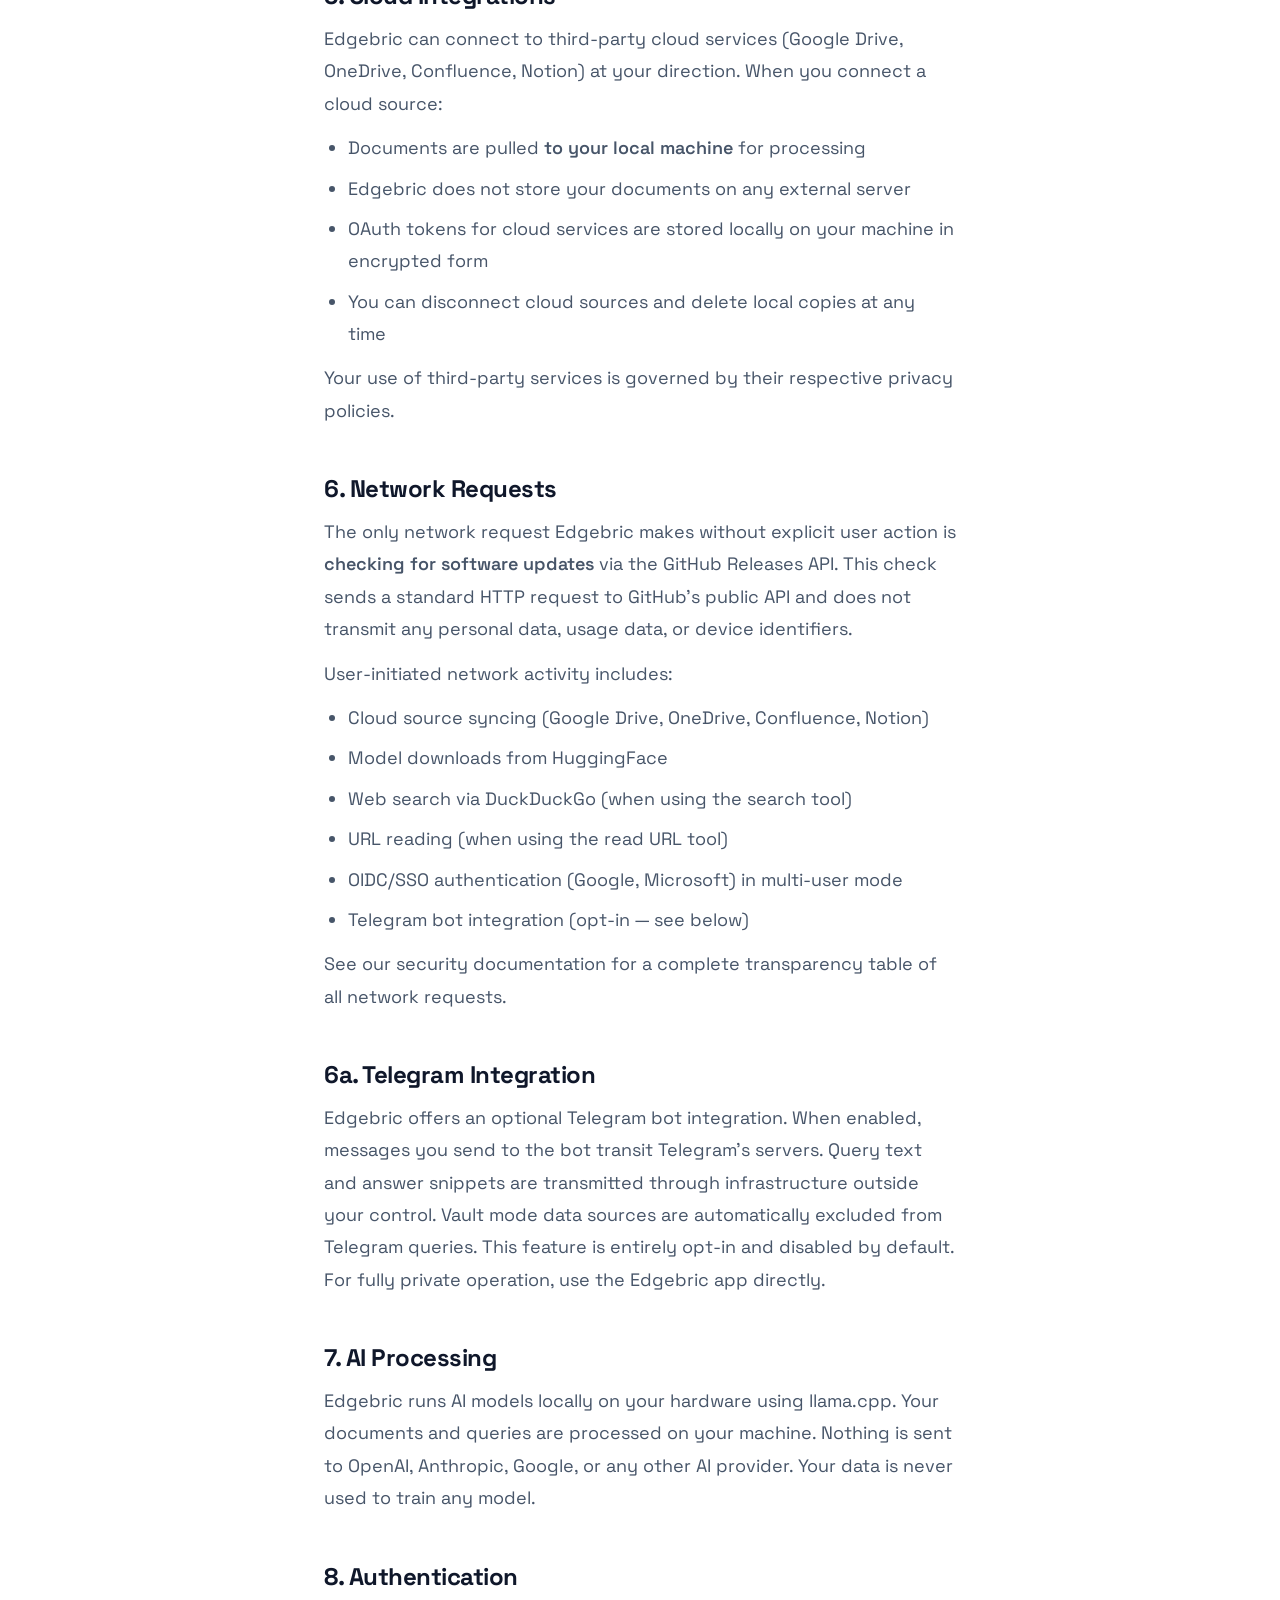
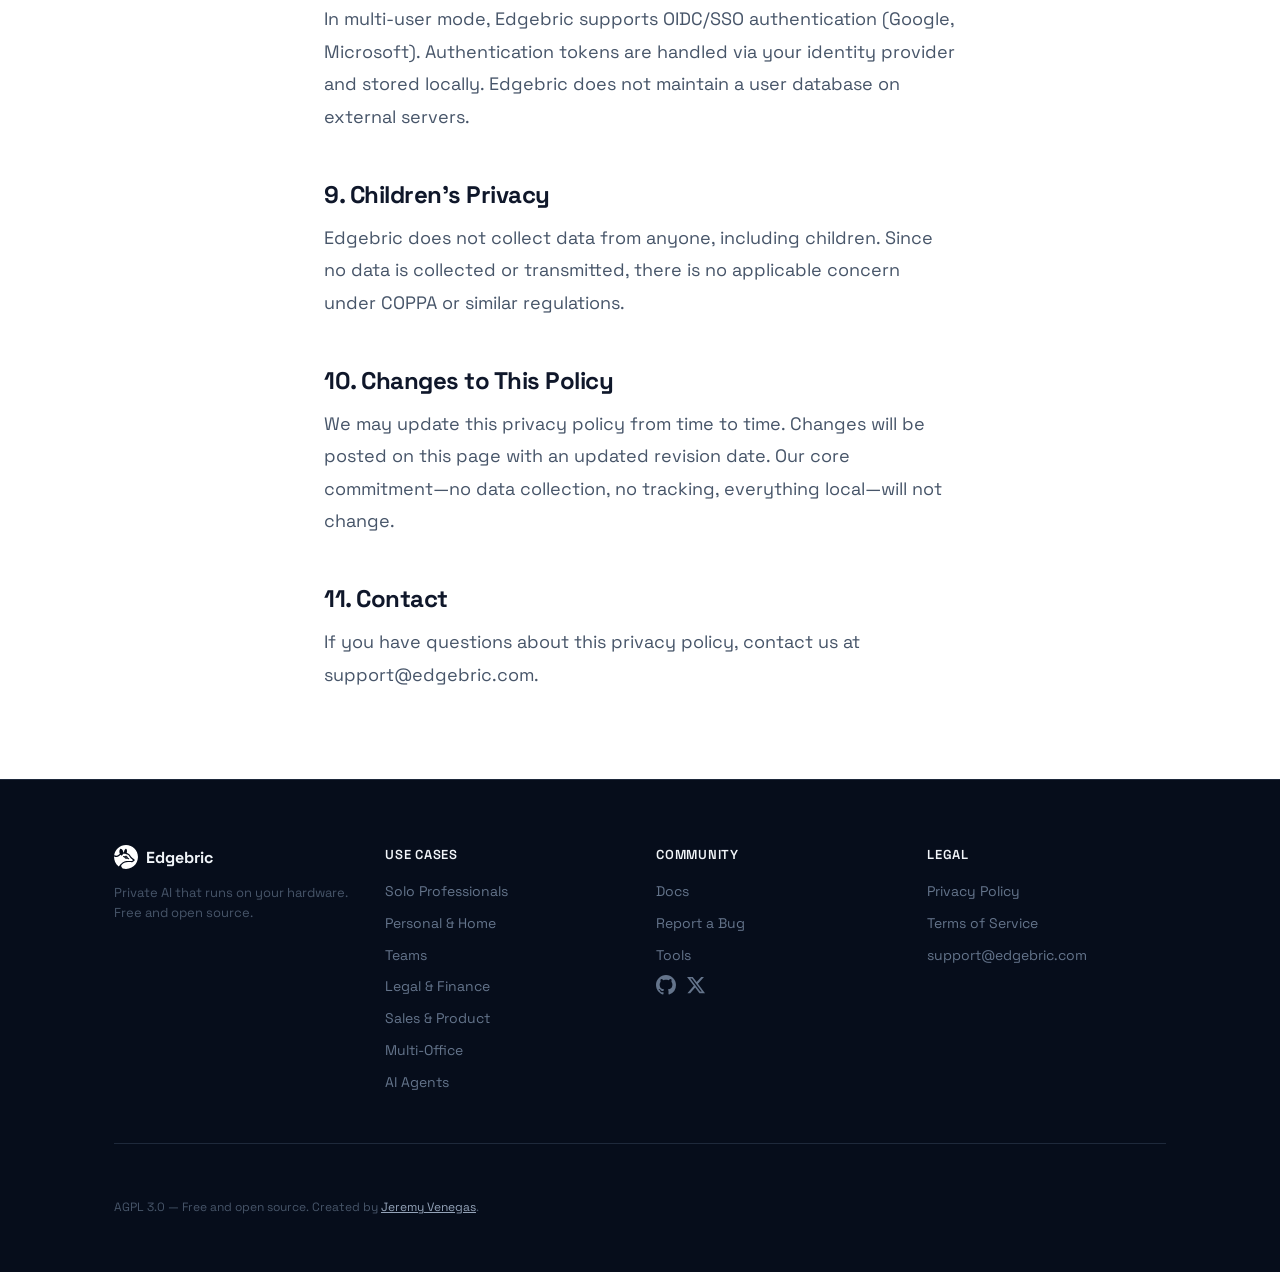
<file: privacy.html>
<!DOCTYPE html>
<html lang="en">
<head>
  <meta charset="UTF-8">
  <meta name="viewport" content="width=device-width, initial-scale=1.0">
  <title>Privacy Policy &mdash; Edgebric</title>
  <meta name="description" content="Edgebric Privacy Policy. No data collection, no telemetry, no tracking. Everything runs on your hardware.">
  <link rel="icon" type="image/svg+xml" href="assets/favicon.svg">
  <link rel="icon" type="image/png" sizes="32x32" href="assets/favicon-32.png">
  <link rel="apple-touch-icon" href="assets/apple-touch-icon.png">
  <meta property="og:type" content="website">
  <meta property="og:title" content="Privacy Policy — Edgebric">
  <meta property="og:description" content="Edgebric Privacy Policy. No data collection, no telemetry, no tracking.">
  <meta property="og:image" content="https://edgebric.com/assets/og-image.png">
  <meta property="og:url" content="https://edgebric.com/privacy.html">
  <meta name="twitter:card" content="summary_large_image">
  <meta name="twitter:title" content="Privacy Policy — Edgebric">
  <meta name="twitter:description" content="Edgebric Privacy Policy. No data collection, no telemetry, no tracking.">
  <meta name="twitter:image" content="https://edgebric.com/assets/og-image.png">
  <link rel="preconnect" href="https://fonts.googleapis.com">
  <link rel="preconnect" href="https://fonts.gstatic.com" crossorigin>
  <link href="https://fonts.googleapis.com/css2?family=Space+Grotesk:wght@400;500;600;700&display=swap" rel="stylesheet">
  <link rel="stylesheet" href="css/style.css">
</head>
<body>

<div id="site-header"></div>
<script src="js/components.js"></script>

<!-- ─── Hero (dark) ────────────────────────────────────── -->
<header class="dark" style="padding-top:120px;padding-bottom:48px">
  <div class="wrap tc">
    <p class="label">Legal</p>
    <h1 style="font-size:40px;font-weight:700;line-height:1.15;letter-spacing:-.025em;margin:0 0 18px">Privacy Policy</h1>
    <p class="sub muted center-sub" style="max-width:640px">Last updated: April 7, 2026</p>
  </div>
</header>

<!-- ─── Privacy Content (light) ───────────────────────── -->
<section class="light" style="padding-top:56px;padding-bottom:88px">
  <div class="narrow">

    <h2 style="font-size:24px;margin-bottom:12px">The Short Version</h2>
    <p class="big"><strong>Edgebric does not collect, store, or transmit your data. Period.</strong> The software runs entirely on your hardware. There are no Edgebric servers receiving your information. This policy exists to explain exactly what that means in practice.</p>

    <h2 style="font-size:24px;margin-top:48px;margin-bottom:12px">1. Data Collection</h2>
    <p class="big">Edgebric collects <strong>no data</strong> from you. Specifically:</p>
    <ul style="margin-top:12px;padding-left:24px;list-style:disc">
      <li class="big" style="margin-bottom:8px">No telemetry or usage analytics</li>
      <li class="big" style="margin-bottom:8px">No crash reports sent to us</li>
      <li class="big" style="margin-bottom:8px">No personal information collected</li>
      <li class="big" style="margin-bottom:8px">No account creation required (in solo mode)</li>
      <li class="big" style="margin-bottom:8px">No fingerprinting or device identification</li>
    </ul>

    <h2 style="font-size:24px;margin-top:48px;margin-bottom:12px">2. Cookies &amp; Local Storage</h2>
    <p class="big">Edgebric does not use tracking cookies. The application uses local session cookies solely to maintain your login session within the app on your own machine. No cookie data is transmitted to Edgebric or any third party.</p>

    <h2 style="font-size:24px;margin-top:48px;margin-bottom:12px">3. Third-Party Tracking</h2>
    <p class="big">Edgebric includes <strong>no third-party tracking</strong> of any kind. No Google Analytics, no Meta Pixel, no Hotjar, no Sentry, no Mixpanel&mdash;nothing. The software makes no network requests to advertising or analytics services.</p>

    <h2 style="font-size:24px;margin-top:48px;margin-bottom:12px">4. Where Your Data Lives</h2>
    <p class="big">All data processed by Edgebric&mdash;your documents, embeddings, conversations, search history, and user settings&mdash;is stored locally on your hardware. Edgebric does not operate cloud infrastructure. There is no &ldquo;Edgebric cloud.&rdquo; Your data never leaves your machine unless you explicitly choose to share it.</p>

    <h2 style="font-size:24px;margin-top:48px;margin-bottom:12px">5. Cloud Integrations</h2>
    <p class="big">Edgebric can connect to third-party cloud services (Google Drive, OneDrive, Confluence, Notion) at your direction. When you connect a cloud source:</p>
    <ul style="margin-top:12px;padding-left:24px;list-style:disc">
      <li class="big" style="margin-bottom:8px">Documents are pulled <strong>to your local machine</strong> for processing</li>
      <li class="big" style="margin-bottom:8px">Edgebric does not store your documents on any external server</li>
      <li class="big" style="margin-bottom:8px">OAuth tokens for cloud services are stored locally on your machine in encrypted form</li>
      <li class="big" style="margin-bottom:8px">You can disconnect cloud sources and delete local copies at any time</li>
    </ul>
    <p class="big" style="margin-top:12px">Your use of third-party services is governed by their respective privacy policies.</p>

    <h2 style="font-size:24px;margin-top:48px;margin-bottom:12px">6. Network Requests</h2>
    <p class="big">The only network request Edgebric makes without explicit user action is <strong>checking for software updates</strong> via the GitHub Releases API. This check sends a standard HTTP request to GitHub&rsquo;s public API and does not transmit any personal data, usage data, or device identifiers.</p>
    <p class="big" style="margin-top:12px">User-initiated network activity includes:</p>
    <ul style="margin-top:12px;padding-left:24px;list-style:disc">
      <li class="big" style="margin-bottom:8px">Cloud source syncing (Google Drive, OneDrive, Confluence, Notion)</li>
      <li class="big" style="margin-bottom:8px">Model downloads from HuggingFace</li>
      <li class="big" style="margin-bottom:8px">Web search via DuckDuckGo (when using the search tool)</li>
      <li class="big" style="margin-bottom:8px">URL reading (when using the read URL tool)</li>
      <li class="big" style="margin-bottom:8px">OIDC/SSO authentication (Google, Microsoft) in multi-user mode</li>
      <li class="big" style="margin-bottom:8px">Telegram bot integration (opt-in &mdash; see below)</li>
    </ul>
    <p class="big" style="margin-top:12px">See our <a href="https://docs.edgebric.com/admin/security.html" target="_blank">security documentation</a> for a complete transparency table of all network requests.</p>

    <h2 style="font-size:24px;margin-top:48px;margin-bottom:12px">6a. Telegram Integration</h2>
    <p class="big">Edgebric offers an optional Telegram bot integration. When enabled, messages you send to the bot transit Telegram&rsquo;s servers. Query text and answer snippets are transmitted through infrastructure outside your control. Vault mode data sources are automatically excluded from Telegram queries. This feature is entirely opt-in and disabled by default. For fully private operation, use the Edgebric app directly.</p>

    <h2 style="font-size:24px;margin-top:48px;margin-bottom:12px">7. AI Processing</h2>
    <p class="big">Edgebric runs AI models locally on your hardware using llama.cpp. Your documents and queries are processed on your machine. Nothing is sent to OpenAI, Anthropic, Google, or any other AI provider. Your data is never used to train any model.</p>

    <h2 style="font-size:24px;margin-top:48px;margin-bottom:12px">8. Authentication</h2>
    <p class="big">In multi-user mode, Edgebric supports OIDC/SSO authentication (Google, Microsoft). Authentication tokens are handled via your identity provider and stored locally. Edgebric does not maintain a user database on external servers.</p>

    <h2 style="font-size:24px;margin-top:48px;margin-bottom:12px">9. Children&rsquo;s Privacy</h2>
    <p class="big">Edgebric does not collect data from anyone, including children. Since no data is collected or transmitted, there is no applicable concern under COPPA or similar regulations.</p>

    <h2 style="font-size:24px;margin-top:48px;margin-bottom:12px">10. Changes to This Policy</h2>
    <p class="big">We may update this privacy policy from time to time. Changes will be posted on this page with an updated revision date. Our core commitment&mdash;no data collection, no tracking, everything local&mdash;will not change.</p>

    <h2 style="font-size:24px;margin-top:48px;margin-bottom:12px">11. Contact</h2>
    <p class="big">If you have questions about this privacy policy, contact us at <a href="mailto:support@edgebric.com">support@edgebric.com</a>.</p>

  </div>
</section>

<div id="site-footer"></div>

<script src="js/main.js"></script>
</body>
</html>
</file>
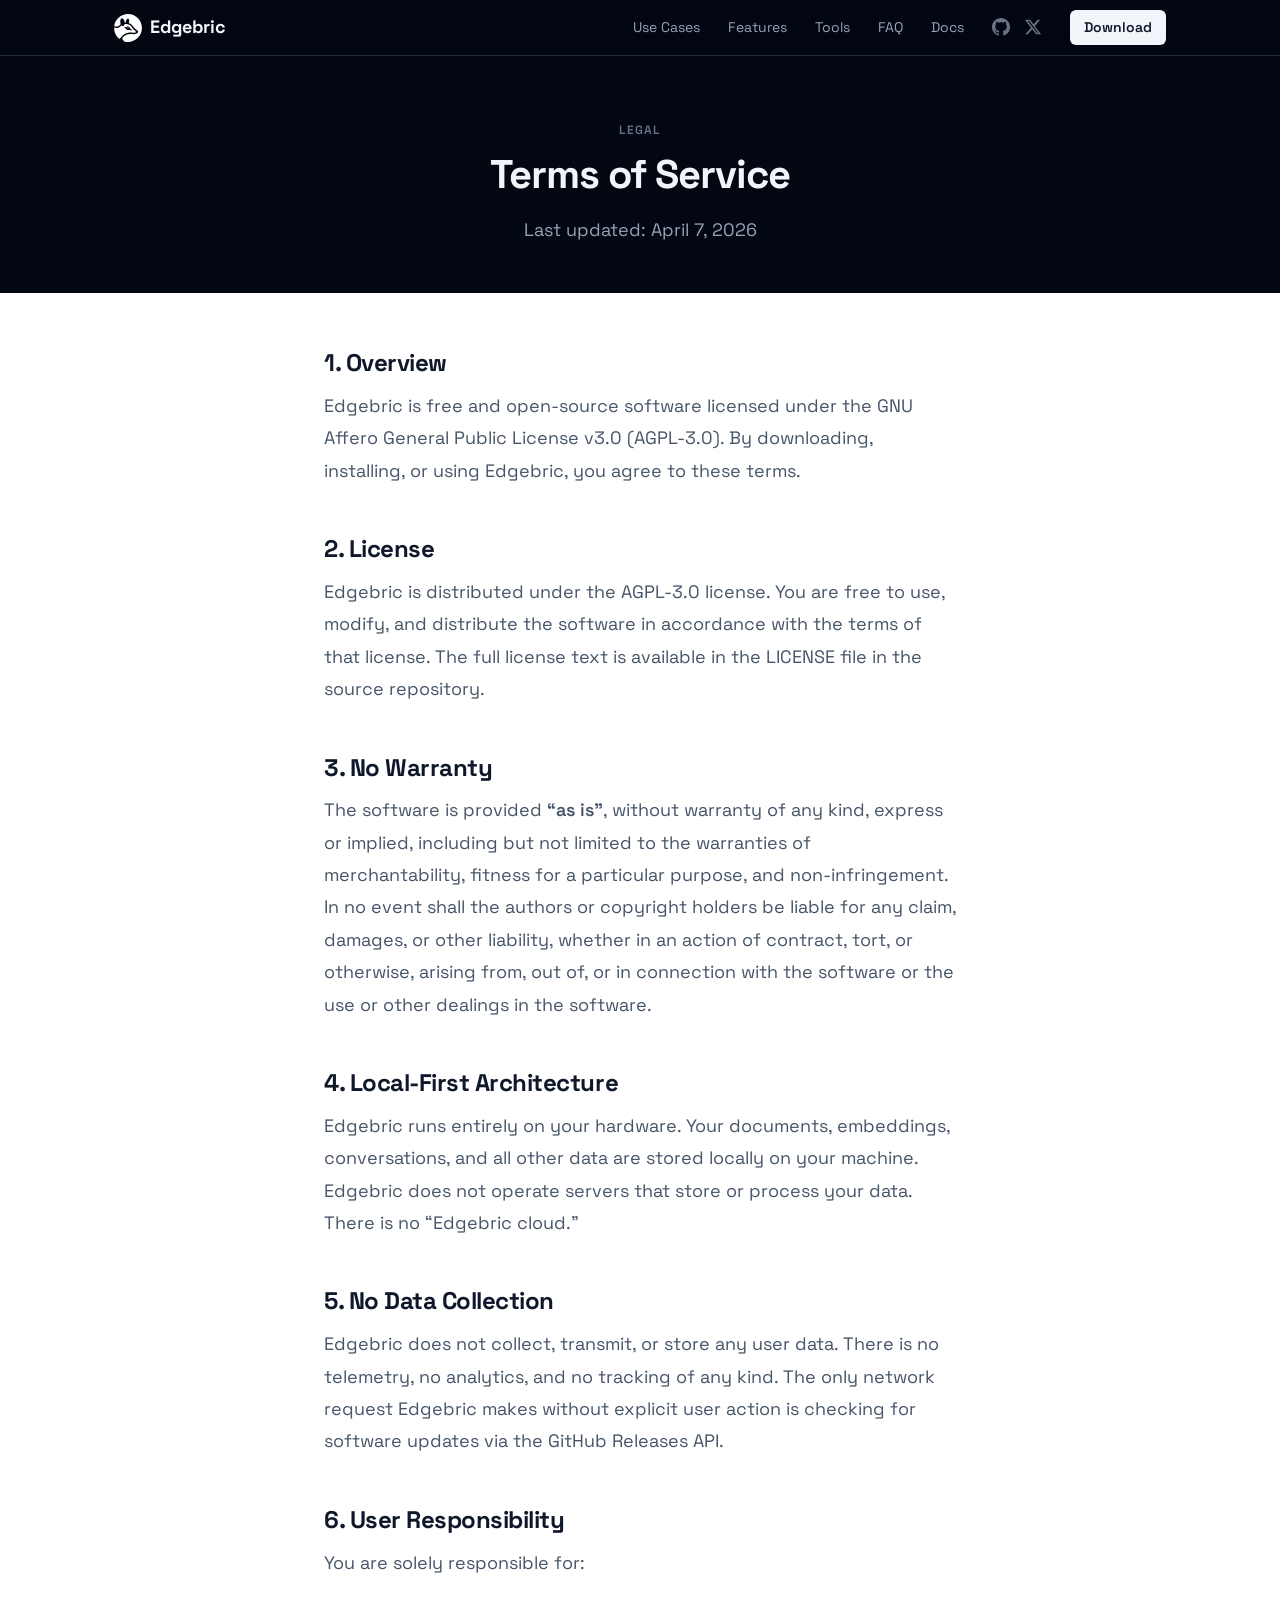
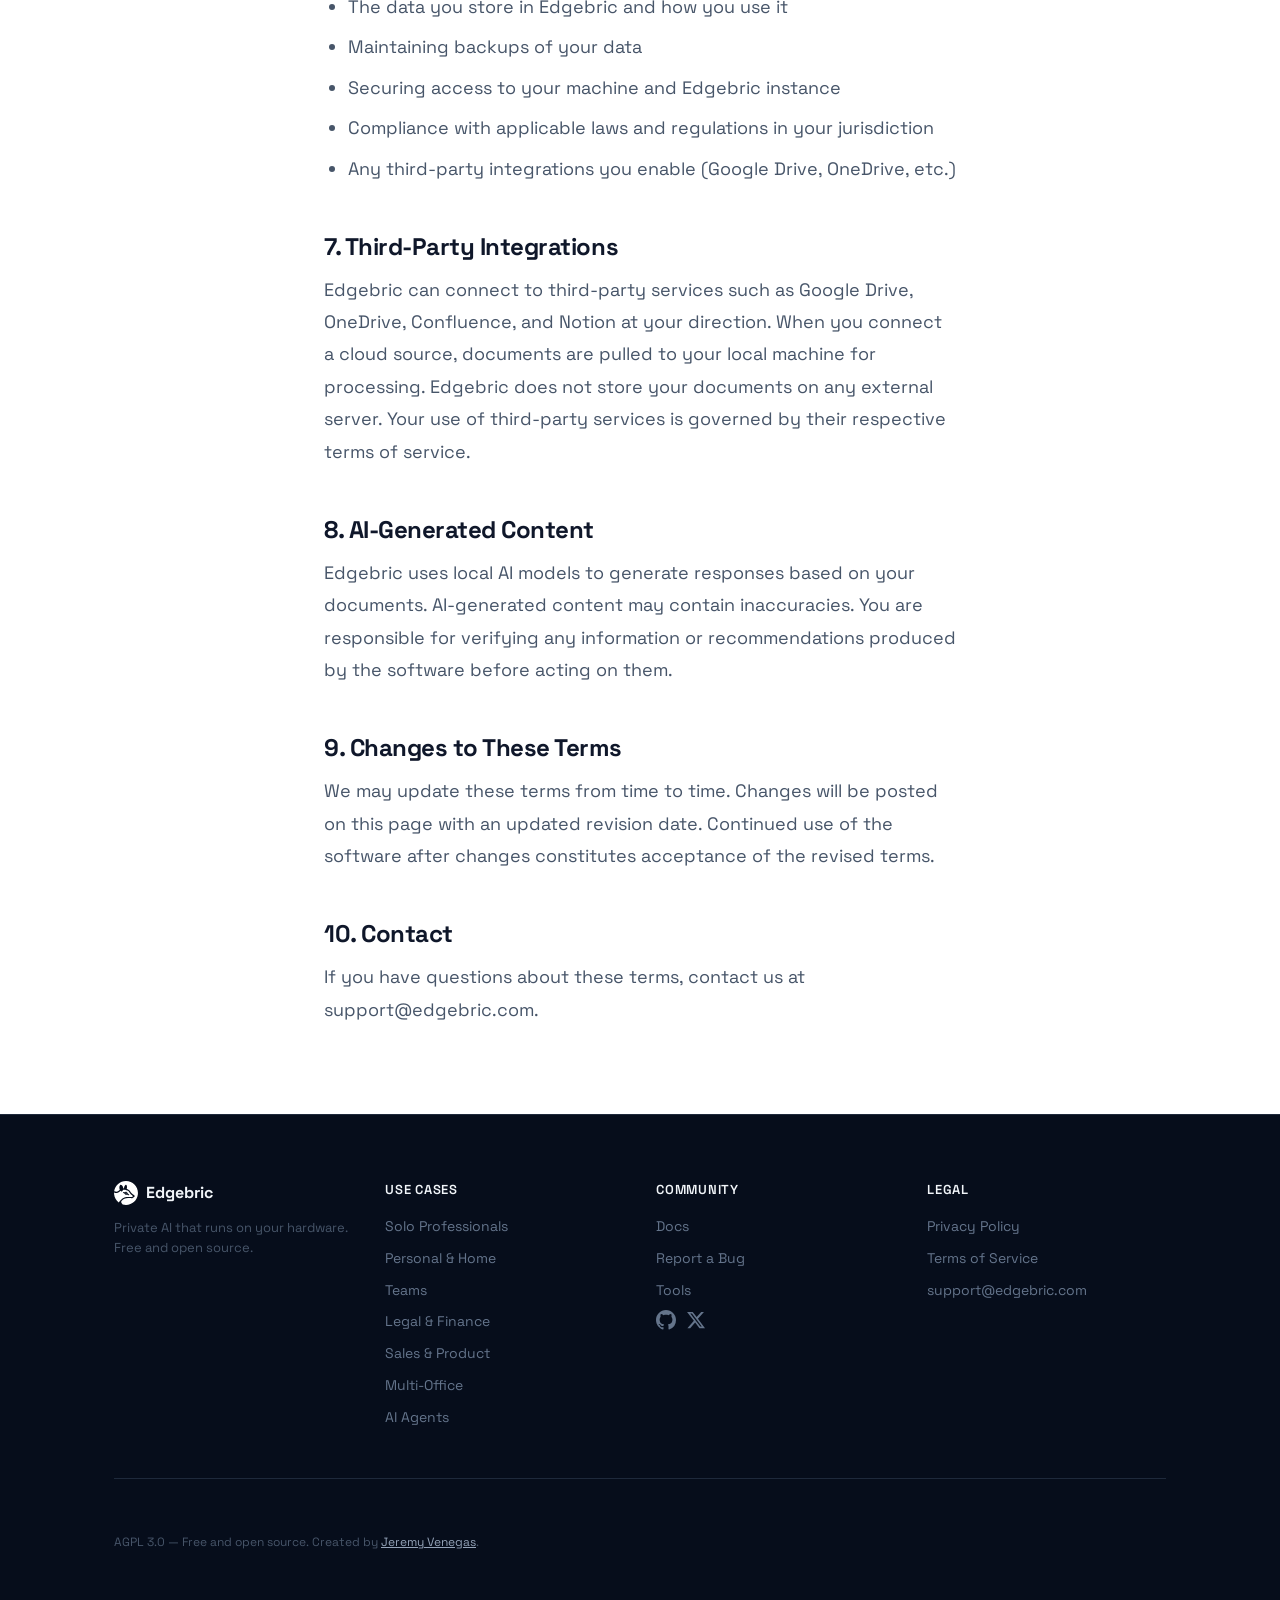
<file: terms.html>
<!DOCTYPE html>
<html lang="en">
<head>
  <meta charset="UTF-8">
  <meta name="viewport" content="width=device-width, initial-scale=1.0">
  <title>Terms of Service &mdash; Edgebric</title>
  <meta name="description" content="Edgebric Terms of Service. Open-source software under AGPL-3.0, provided as-is. Your data stays on your hardware.">
  <link rel="icon" type="image/svg+xml" href="assets/favicon.svg">
  <link rel="icon" type="image/png" sizes="32x32" href="assets/favicon-32.png">
  <link rel="apple-touch-icon" href="assets/apple-touch-icon.png">
  <meta property="og:type" content="website">
  <meta property="og:title" content="Terms of Service — Edgebric">
  <meta property="og:description" content="Edgebric Terms of Service. Open-source software under AGPL-3.0, provided as-is.">
  <meta property="og:image" content="https://edgebric.com/assets/og-image.png">
  <meta property="og:url" content="https://edgebric.com/terms.html">
  <meta name="twitter:card" content="summary_large_image">
  <meta name="twitter:title" content="Terms of Service — Edgebric">
  <meta name="twitter:description" content="Edgebric Terms of Service. Open-source software under AGPL-3.0, provided as-is.">
  <meta name="twitter:image" content="https://edgebric.com/assets/og-image.png">
  <link rel="preconnect" href="https://fonts.googleapis.com">
  <link rel="preconnect" href="https://fonts.gstatic.com" crossorigin>
  <link href="https://fonts.googleapis.com/css2?family=Space+Grotesk:wght@400;500;600;700&display=swap" rel="stylesheet">
  <link rel="stylesheet" href="css/style.css">
</head>
<body>

<div id="site-header"></div>
<script src="js/components.js"></script>

<!-- ─── Hero (dark) ────────────────────────────────────── -->
<header class="dark" style="padding-top:120px;padding-bottom:48px">
  <div class="wrap tc">
    <p class="label">Legal</p>
    <h1 style="font-size:40px;font-weight:700;line-height:1.15;letter-spacing:-.025em;margin:0 0 18px">Terms of Service</h1>
    <p class="sub muted center-sub" style="max-width:640px">Last updated: April 7, 2026</p>
  </div>
</header>

<!-- ─── Terms Content (light) ─────────────────────────── -->
<section class="light" style="padding-top:56px;padding-bottom:88px">
  <div class="narrow">

    <h2 style="font-size:24px;margin-bottom:12px">1. Overview</h2>
    <p class="big">Edgebric is free and open-source software licensed under the <a href="https://www.gnu.org/licenses/agpl-3.0.html" target="_blank">GNU Affero General Public License v3.0</a> (AGPL-3.0). By downloading, installing, or using Edgebric, you agree to these terms.</p>

    <h2 style="font-size:24px;margin-top:48px;margin-bottom:12px">2. License</h2>
    <p class="big">Edgebric is distributed under the AGPL-3.0 license. You are free to use, modify, and distribute the software in accordance with the terms of that license. The full license text is available in the <a href="https://github.com/jerv/edgebric/blob/main/LICENSE" target="_blank">LICENSE</a> file in the source repository.</p>

    <h2 style="font-size:24px;margin-top:48px;margin-bottom:12px">3. No Warranty</h2>
    <p class="big">The software is provided <strong>&ldquo;as is&rdquo;</strong>, without warranty of any kind, express or implied, including but not limited to the warranties of merchantability, fitness for a particular purpose, and non-infringement. In no event shall the authors or copyright holders be liable for any claim, damages, or other liability, whether in an action of contract, tort, or otherwise, arising from, out of, or in connection with the software or the use or other dealings in the software.</p>

    <h2 style="font-size:24px;margin-top:48px;margin-bottom:12px">4. Local-First Architecture</h2>
    <p class="big">Edgebric runs entirely on your hardware. Your documents, embeddings, conversations, and all other data are stored locally on your machine. Edgebric does not operate servers that store or process your data. There is no &ldquo;Edgebric cloud.&rdquo;</p>

    <h2 style="font-size:24px;margin-top:48px;margin-bottom:12px">5. No Data Collection</h2>
    <p class="big">Edgebric does not collect, transmit, or store any user data. There is no telemetry, no analytics, and no tracking of any kind. The only network request Edgebric makes without explicit user action is checking for software updates via the GitHub Releases API.</p>

    <h2 style="font-size:24px;margin-top:48px;margin-bottom:12px">6. User Responsibility</h2>
    <p class="big">You are solely responsible for:</p>
    <ul style="margin-top:12px;padding-left:24px;list-style:disc">
      <li class="big" style="margin-bottom:8px">The data you store in Edgebric and how you use it</li>
      <li class="big" style="margin-bottom:8px">Maintaining backups of your data</li>
      <li class="big" style="margin-bottom:8px">Securing access to your machine and Edgebric instance</li>
      <li class="big" style="margin-bottom:8px">Compliance with applicable laws and regulations in your jurisdiction</li>
      <li class="big" style="margin-bottom:8px">Any third-party integrations you enable (Google Drive, OneDrive, etc.)</li>
    </ul>

    <h2 style="font-size:24px;margin-top:48px;margin-bottom:12px">7. Third-Party Integrations</h2>
    <p class="big">Edgebric can connect to third-party services such as Google Drive, OneDrive, Confluence, and Notion at your direction. When you connect a cloud source, documents are pulled to your local machine for processing. Edgebric does not store your documents on any external server. Your use of third-party services is governed by their respective terms of service.</p>

    <h2 style="font-size:24px;margin-top:48px;margin-bottom:12px">8. AI-Generated Content</h2>
    <p class="big">Edgebric uses local AI models to generate responses based on your documents. AI-generated content may contain inaccuracies. You are responsible for verifying any information or recommendations produced by the software before acting on them.</p>

    <h2 style="font-size:24px;margin-top:48px;margin-bottom:12px">9. Changes to These Terms</h2>
    <p class="big">We may update these terms from time to time. Changes will be posted on this page with an updated revision date. Continued use of the software after changes constitutes acceptance of the revised terms.</p>

    <h2 style="font-size:24px;margin-top:48px;margin-bottom:12px">10. Contact</h2>
    <p class="big">If you have questions about these terms, contact us at <a href="mailto:support@edgebric.com">support@edgebric.com</a>.</p>

  </div>
</section>

<div id="site-footer"></div>

<script src="js/main.js"></script>
</body>
</html>
</file>
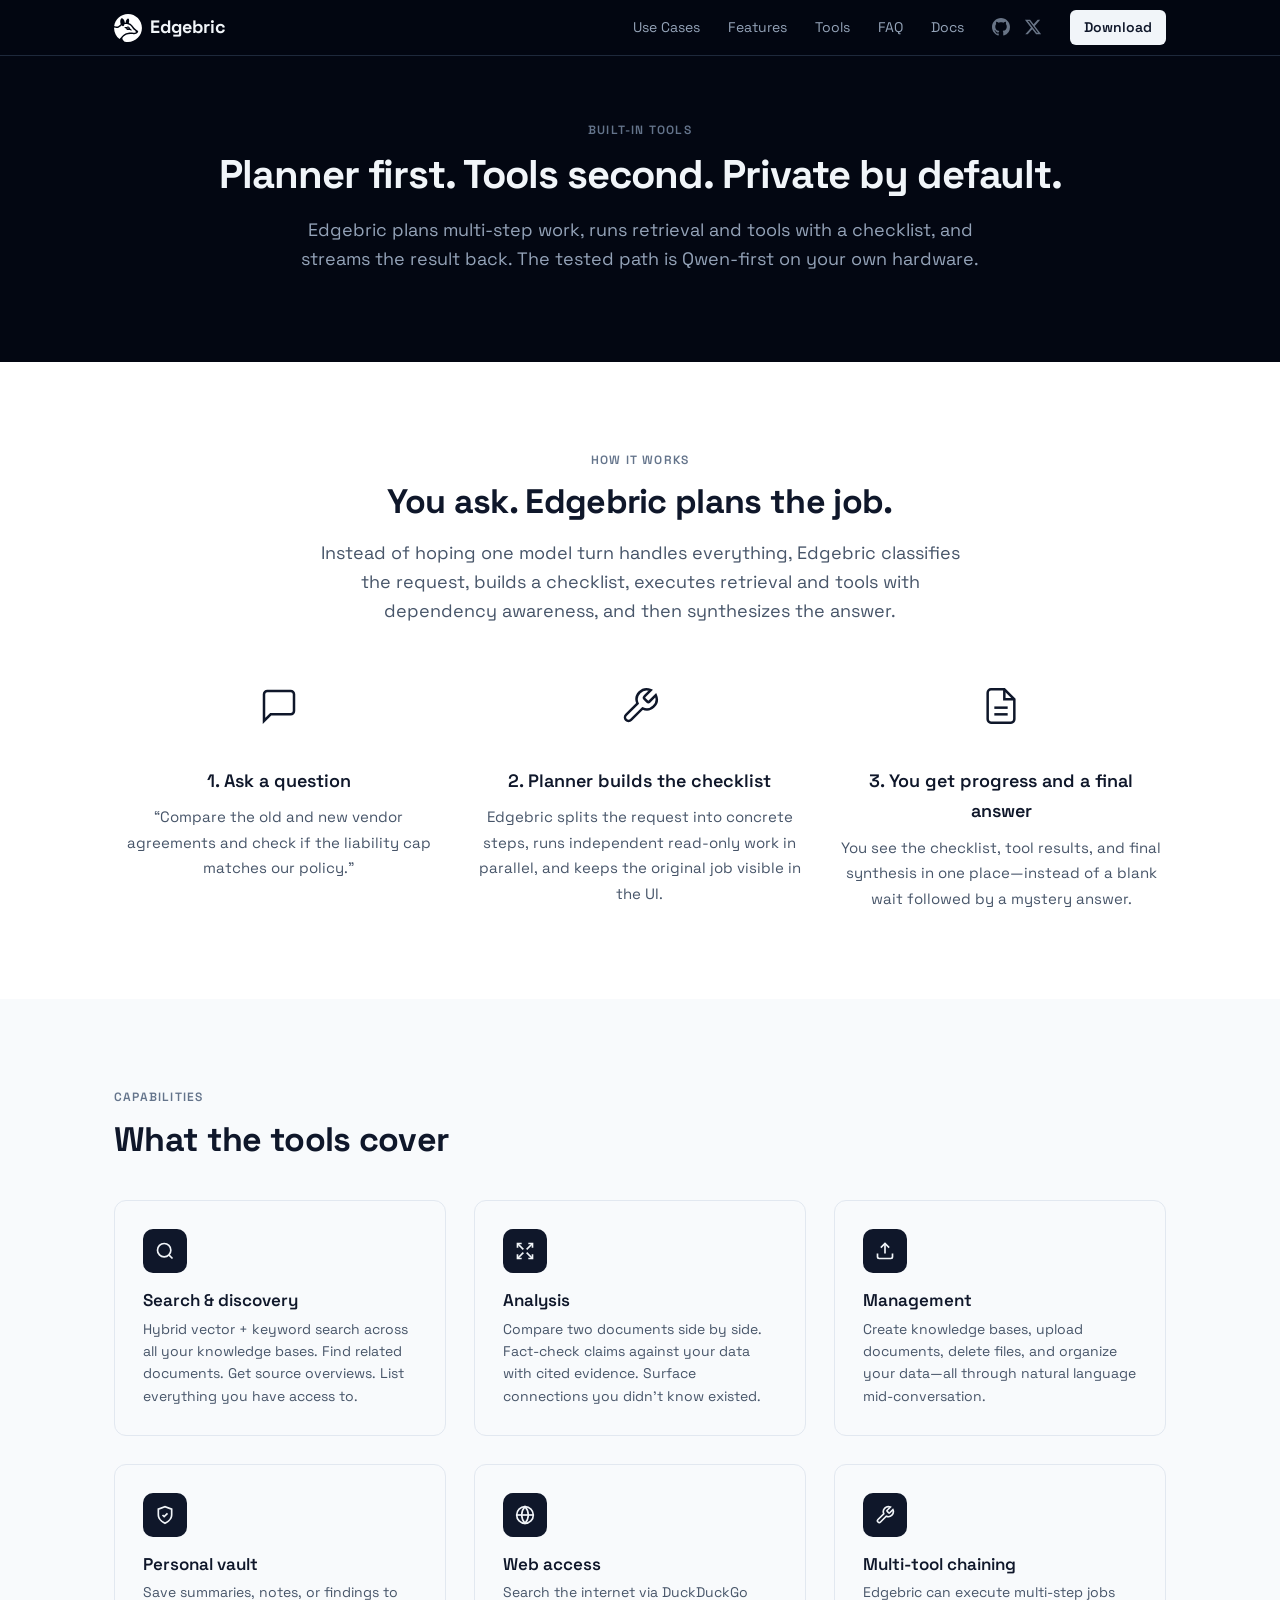
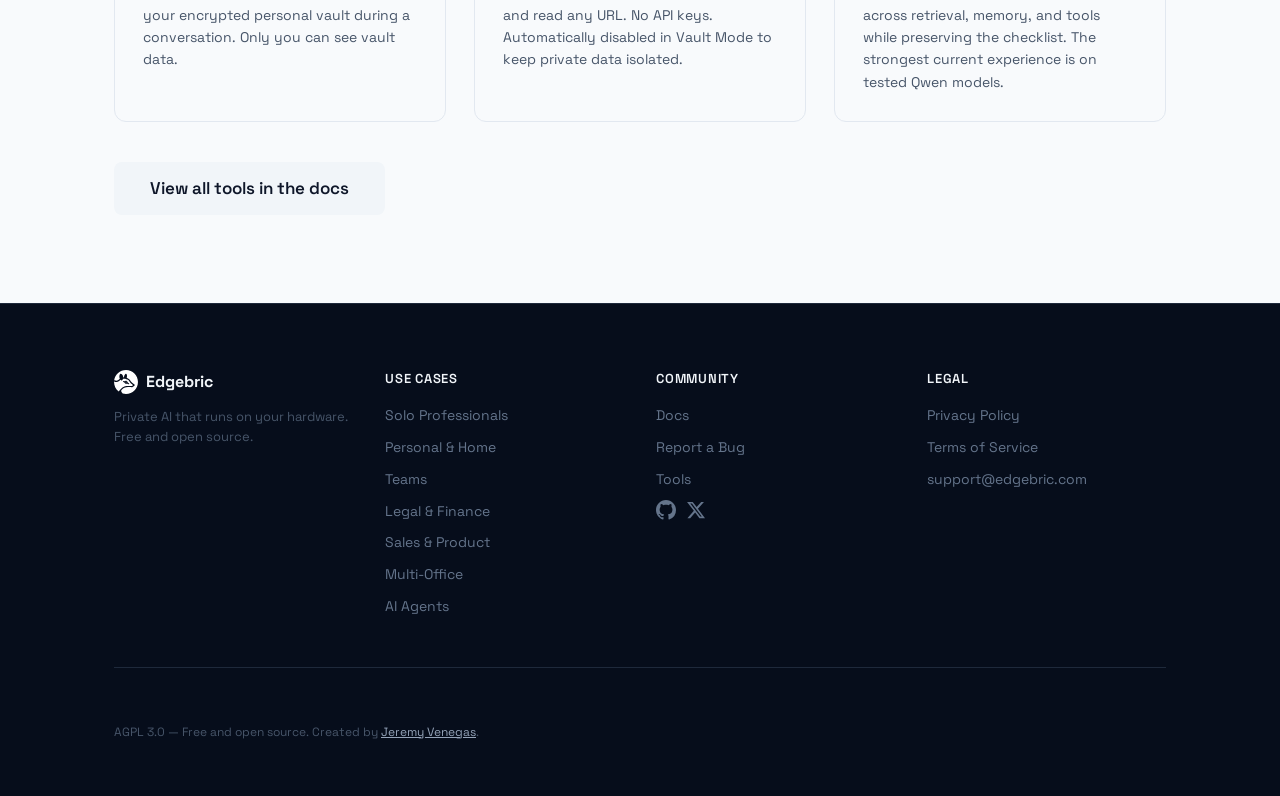
<file: tools.html>
<!DOCTYPE html>
<html lang="en">
<head>
  <meta charset="UTF-8">
  <meta name="viewport" content="width=device-width, initial-scale=1.0">
  <title>Edgebric Tools &mdash; Planner-Driven Local AI</title>
  <meta name="description" content="Planner-driven local AI with built-in retrieval, memory, and tool execution. Qwen-first, private, and designed for your hardware.">
  <link rel="icon" type="image/svg+xml" href="assets/favicon.svg">
  <link rel="icon" type="image/png" sizes="32x32" href="assets/favicon-32.png">
  <link rel="apple-touch-icon" href="assets/apple-touch-icon.png">
  <meta property="og:type" content="website">
  <meta property="og:title" content="Edgebric Tools &mdash; Planner-Driven Local AI">
  <meta property="og:description" content="Planner-driven local AI with retrieval, memory, and tool execution on your own hardware.">
  <meta property="og:image" content="https://edgebric.com/assets/og-image.png">
  <meta property="og:url" content="https://edgebric.com/tools.html">
  <meta name="twitter:card" content="summary_large_image">
  <meta name="twitter:title" content="Edgebric Tools &mdash; Planner-Driven Local AI">
  <meta name="twitter:description" content="Planner-driven local AI with retrieval, memory, and tool execution on your own hardware.">
  <meta name="twitter:image" content="https://edgebric.com/assets/og-image.png">
  <link rel="preconnect" href="https://fonts.googleapis.com">
  <link rel="preconnect" href="https://fonts.gstatic.com" crossorigin>
  <link href="https://fonts.googleapis.com/css2?family=Space+Grotesk:wght@400;500;600;700&display=swap" rel="stylesheet">
  <link rel="stylesheet" href="css/style.css">
</head>
<body>

<div id="site-header"></div>
<script src="js/components.js"></script>

<!-- ─── Hero (dark) ────────────────────────────────────── -->
<header class="dark" style="padding-top:120px">
  <div class="wrap tc">
    <p class="label">Built-in tools</p>
    <h1 style="font-size:40px;font-weight:700;line-height:1.15;letter-spacing:-.025em;margin:0 0 18px">Planner first. Tools second. Private by default.</h1>
    <p class="sub muted center-sub" style="max-width:720px">Edgebric plans multi-step work, runs retrieval and tools with a checklist, and streams the result back. The tested path is Qwen-first on your own hardware.</p>
  </div>
</header>

<!-- ─── How Tools Work (light) ────────────────────────── -->
<section class="light tc">
  <div class="wrap">
    <p class="label">How it works</p>
    <h2>You ask. Edgebric plans the job.</h2>
    <p class="sub center-sub">Instead of hoping one model turn handles everything, Edgebric classifies the request, builds a checklist, executes retrieval and tools with dependency awareness, and then synthesizes the answer.</p>
    <div class="steps mt2">
      <div class="step">
        <div class="step-visual">
          <div class="step-icons">
            <svg width="40" height="40" viewBox="0 0 24 24" fill="none" stroke="currentColor" stroke-width="1.5"><path d="M21 15a2 2 0 0 1-2 2H7l-4 4V5a2 2 0 0 1 2-2h14a2 2 0 0 1 2 2z"/></svg>
          </div>
        </div>
        <h3>1. Ask a question</h3>
        <p>&ldquo;Compare the old and new vendor agreements and check if the liability cap matches our policy.&rdquo;</p>
      </div>
      <div class="step">
        <div class="step-visual">
          <div class="step-icons">
            <svg width="40" height="40" viewBox="0 0 24 24" fill="none" stroke="currentColor" stroke-width="1.5"><path d="M14.7 6.3a1 1 0 0 0 0 1.4l1.6 1.6a1 1 0 0 0 1.4 0l3.77-3.77a6 6 0 0 1-7.94 7.94l-6.91 6.91a2.12 2.12 0 0 1-3-3l6.91-6.91a6 6 0 0 1 7.94-7.94l-3.76 3.76z"/></svg>
          </div>
        </div>
        <h3>2. Planner builds the checklist</h3>
        <p>Edgebric splits the request into concrete steps, runs independent read-only work in parallel, and keeps the original job visible in the UI.</p>
      </div>
      <div class="step">
        <div class="step-visual">
          <div class="step-icons">
            <svg width="40" height="40" viewBox="0 0 24 24" fill="none" stroke="currentColor" stroke-width="1.5"><path d="M14 2H6a2 2 0 0 0-2 2v16a2 2 0 0 0 2 2h12a2 2 0 0 0 2-2V8z"/><polyline points="14 2 14 8 20 8"/><line x1="16" y1="13" x2="8" y2="13"/><line x1="16" y1="17" x2="8" y2="17"/></svg>
          </div>
        </div>
        <h3>3. You get progress and a final answer</h3>
        <p>You see the checklist, tool results, and final synthesis in one place&mdash;instead of a blank wait followed by a mystery answer.</p>
      </div>
    </div>
  </div>
</section>

<!-- ─── What tools can do (light-alt) ────────────────── -->
<section class="light-alt">
  <div class="wrap">
    <p class="label">Capabilities</p>
    <h2>What the tools cover</h2>
    <div class="benefits-grid mt2">
      <div class="benefit">
        <div class="benefit-ico"><svg width="20" height="20" viewBox="0 0 24 24" fill="none" stroke="currentColor" stroke-width="2"><circle cx="11" cy="11" r="8"/><line x1="21" y1="21" x2="16.65" y2="16.65"/></svg></div>
        <h4>Search &amp; discovery</h4>
        <p>Hybrid vector + keyword search across all your knowledge bases. Find related documents. Get source overviews. List everything you have access to.</p>
      </div>
      <div class="benefit">
        <div class="benefit-ico"><svg width="20" height="20" viewBox="0 0 24 24" fill="none" stroke="currentColor" stroke-width="2"><path d="M16 3h5v5"/><path d="M8 3H3v5"/><path d="M21 3l-7 7"/><path d="M3 3l7 7"/><path d="M16 21h5v-5"/><path d="M8 21H3v-5"/><path d="M21 21l-7-7"/><path d="M3 21l7-7"/></svg></div>
        <h4>Analysis</h4>
        <p>Compare two documents side by side. Fact-check claims against your data with cited evidence. Surface connections you didn&rsquo;t know existed.</p>
      </div>
      <div class="benefit">
        <div class="benefit-ico"><svg width="20" height="20" viewBox="0 0 24 24" fill="none" stroke="currentColor" stroke-width="2"><path d="M21 15v4a2 2 0 0 1-2 2H5a2 2 0 0 1-2-2v-4"/><polyline points="17 8 12 3 7 8"/><line x1="12" y1="3" x2="12" y2="15"/></svg></div>
        <h4>Management</h4>
        <p>Create knowledge bases, upload documents, delete files, and organize your data&mdash;all through natural language mid-conversation.</p>
      </div>
      <div class="benefit">
        <div class="benefit-ico"><svg width="20" height="20" viewBox="0 0 24 24" fill="none" stroke="currentColor" stroke-width="2"><path d="M12 22s8-4 8-10V5l-8-3-8 3v7c0 6 8 10 8 10z"/><path d="M9 12l2 2 4-4"/></svg></div>
        <h4>Personal vault</h4>
        <p>Save summaries, notes, or findings to your encrypted personal vault during a conversation. Only you can see vault data.</p>
      </div>
      <div class="benefit">
        <div class="benefit-ico"><svg width="20" height="20" viewBox="0 0 24 24" fill="none" stroke="currentColor" stroke-width="2"><circle cx="12" cy="12" r="10"/><line x1="2" y1="12" x2="22" y2="12"/><path d="M12 2a15.3 15.3 0 0 1 4 10 15.3 15.3 0 0 1-4 10 15.3 15.3 0 0 1-4-10 15.3 15.3 0 0 1 4-10z"/></svg></div>
        <h4>Web access</h4>
        <p>Search the internet via DuckDuckGo and read any URL. No API keys. Automatically disabled in Vault Mode to keep private data isolated.</p>
      </div>
      <div class="benefit">
        <div class="benefit-ico"><svg width="20" height="20" viewBox="0 0 24 24" fill="none" stroke="currentColor" stroke-width="2"><path d="M14.7 6.3a1 1 0 0 0 0 1.4l1.6 1.6a1 1 0 0 0 1.4 0l3.77-3.77a6 6 0 0 1-7.94 7.94l-6.91 6.91a2.12 2.12 0 0 1-3-3l6.91-6.91a6 6 0 0 1 7.94-7.94l-3.76 3.76z"/></svg></div>
        <h4>Multi-tool chaining</h4>
        <p>Edgebric can execute multi-step jobs across retrieval, memory, and tools while preserving the checklist. The strongest current experience is on tested Qwen models.</p>
      </div>
    </div>
    <a href="https://docs.edgebric.com/guide/tools" class="btn mt2" style="color:#0f172a">View all tools in the docs</a>
  </div>
</section>

<div id="site-footer"></div>

<script src="js/main.js"></script>
</body>
</html>
</file>
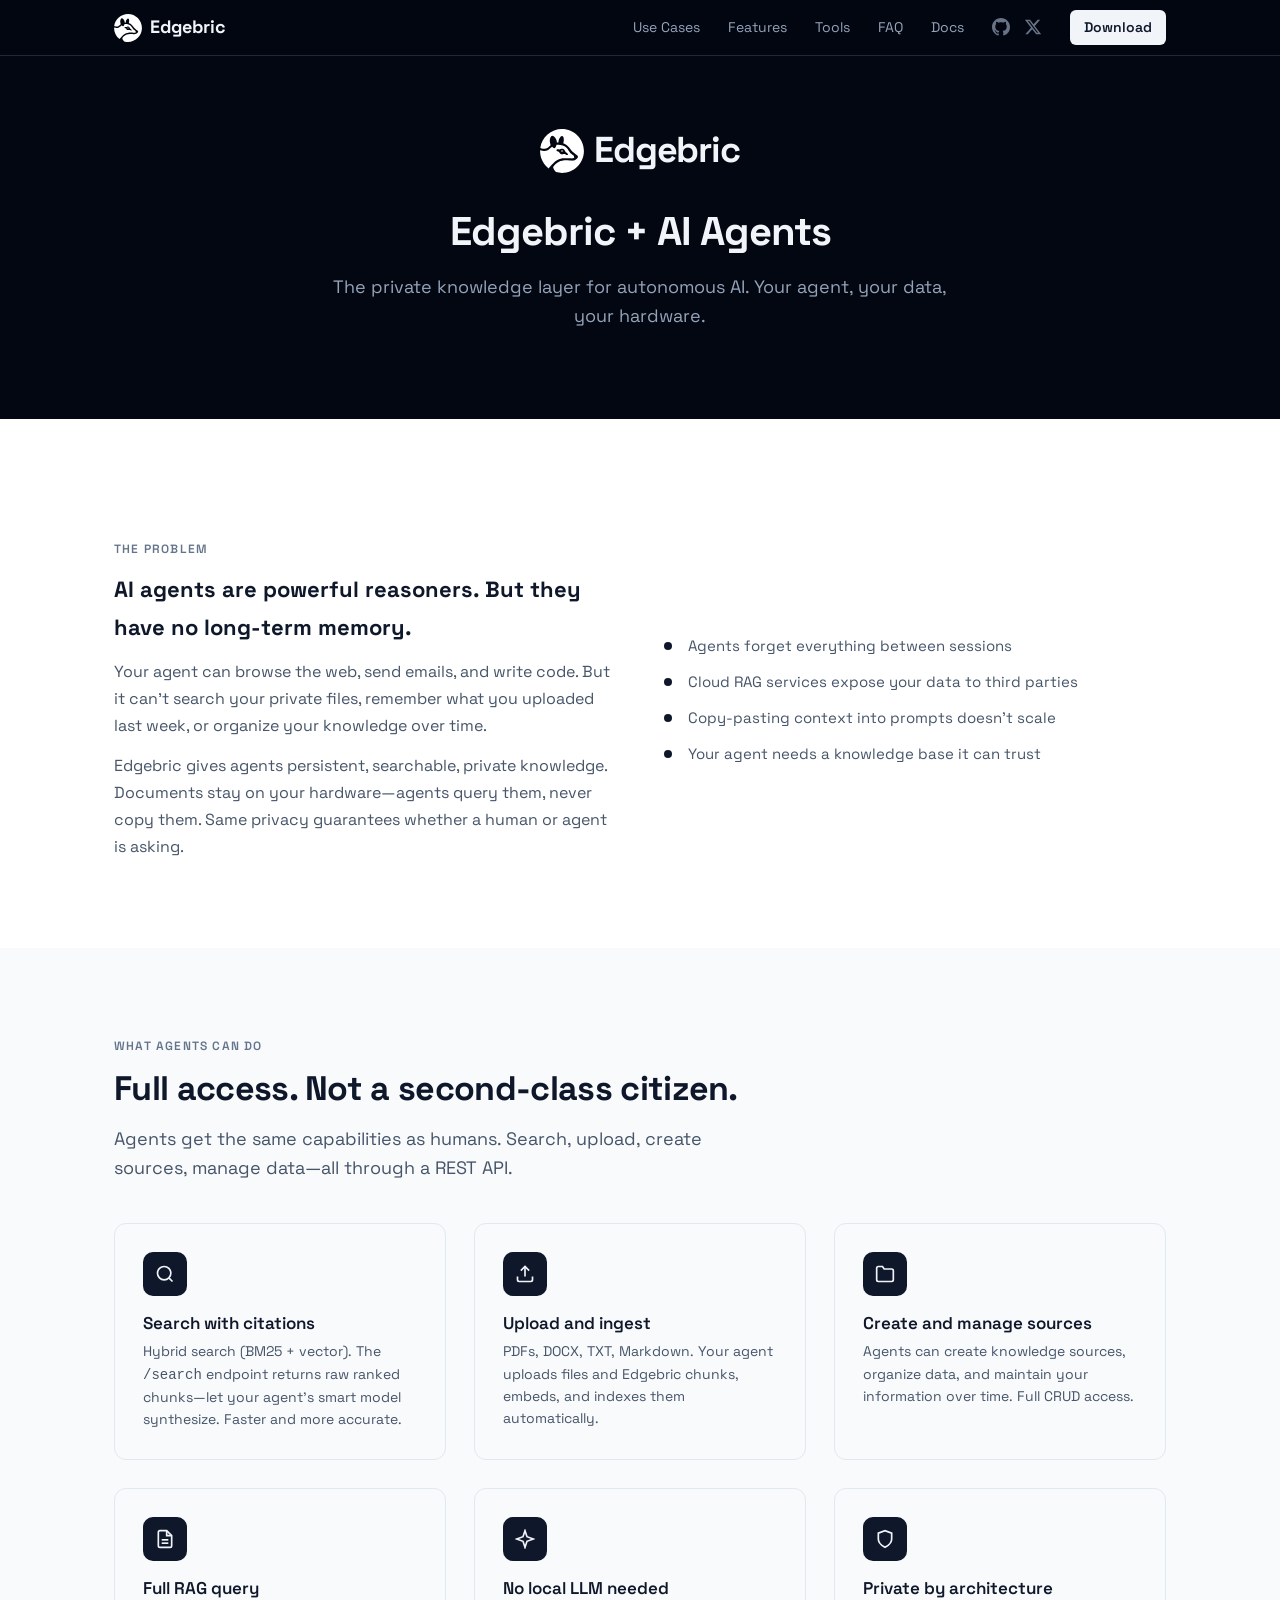
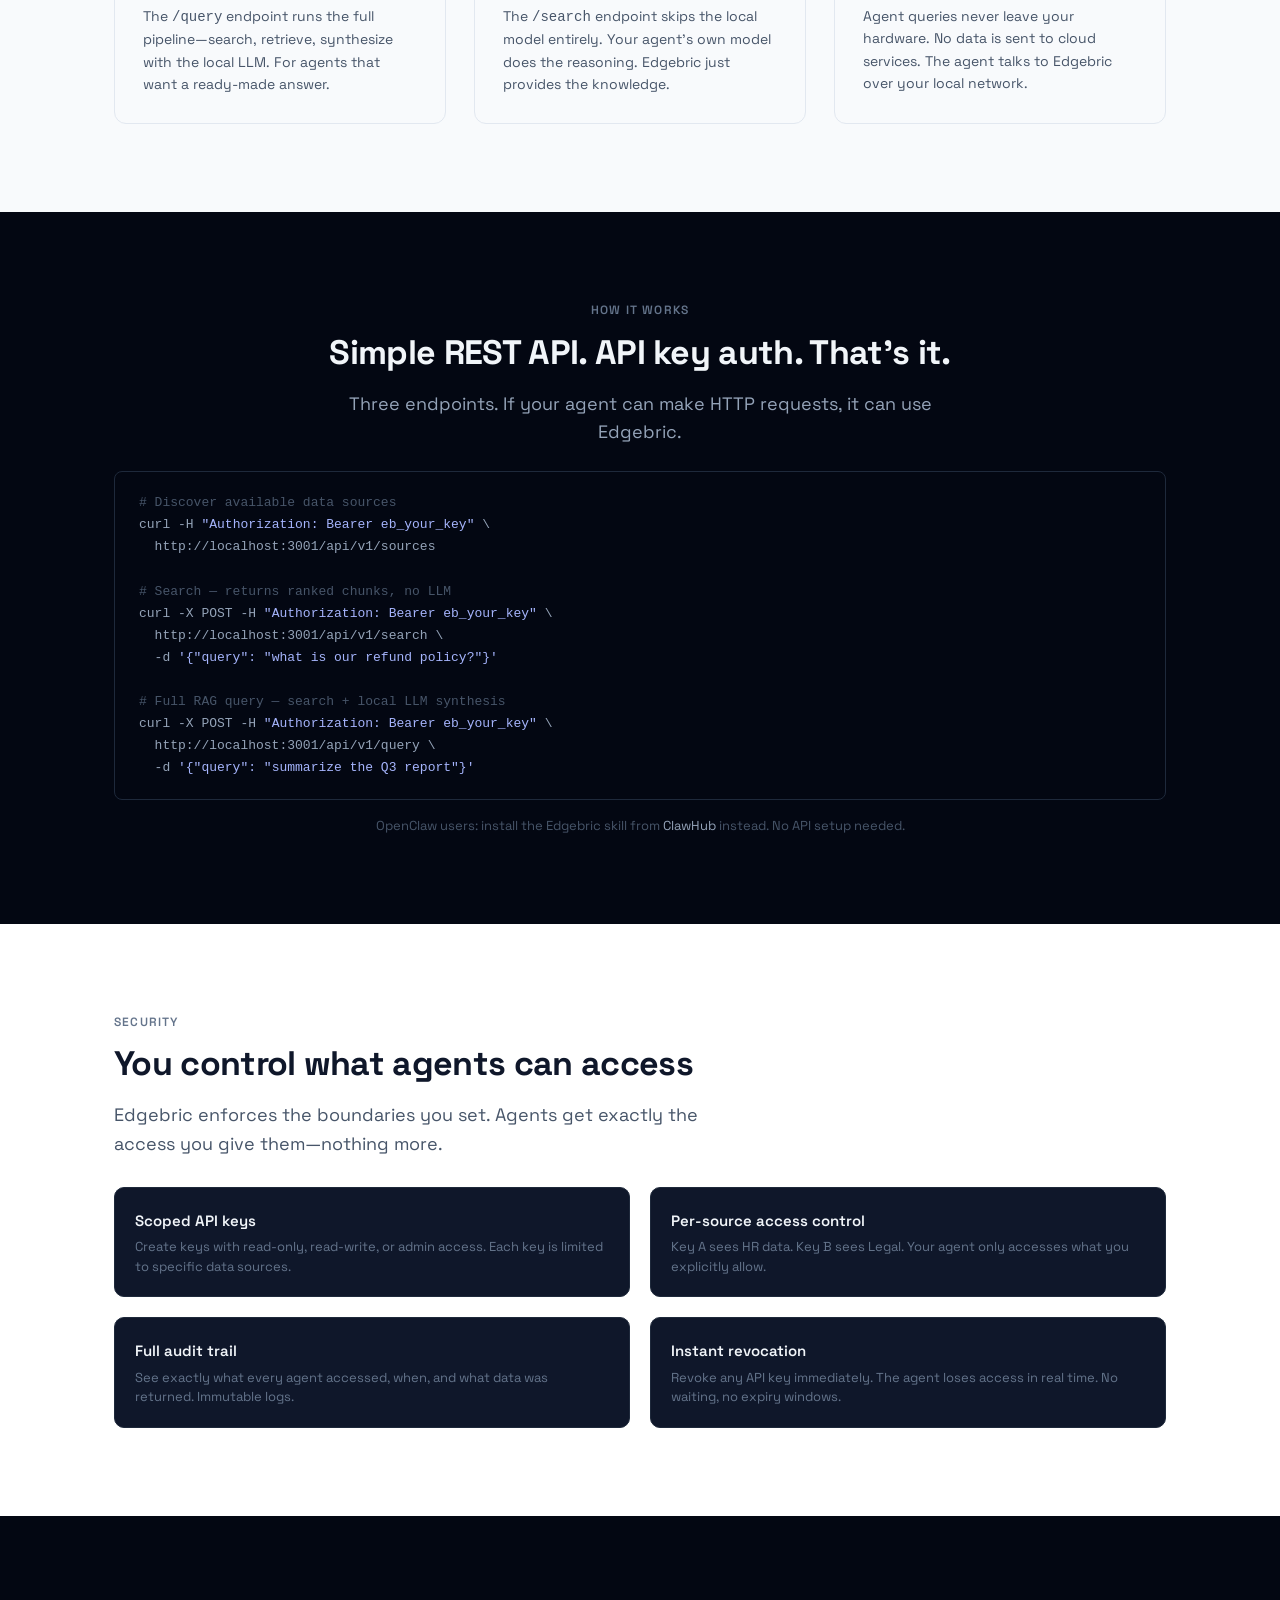
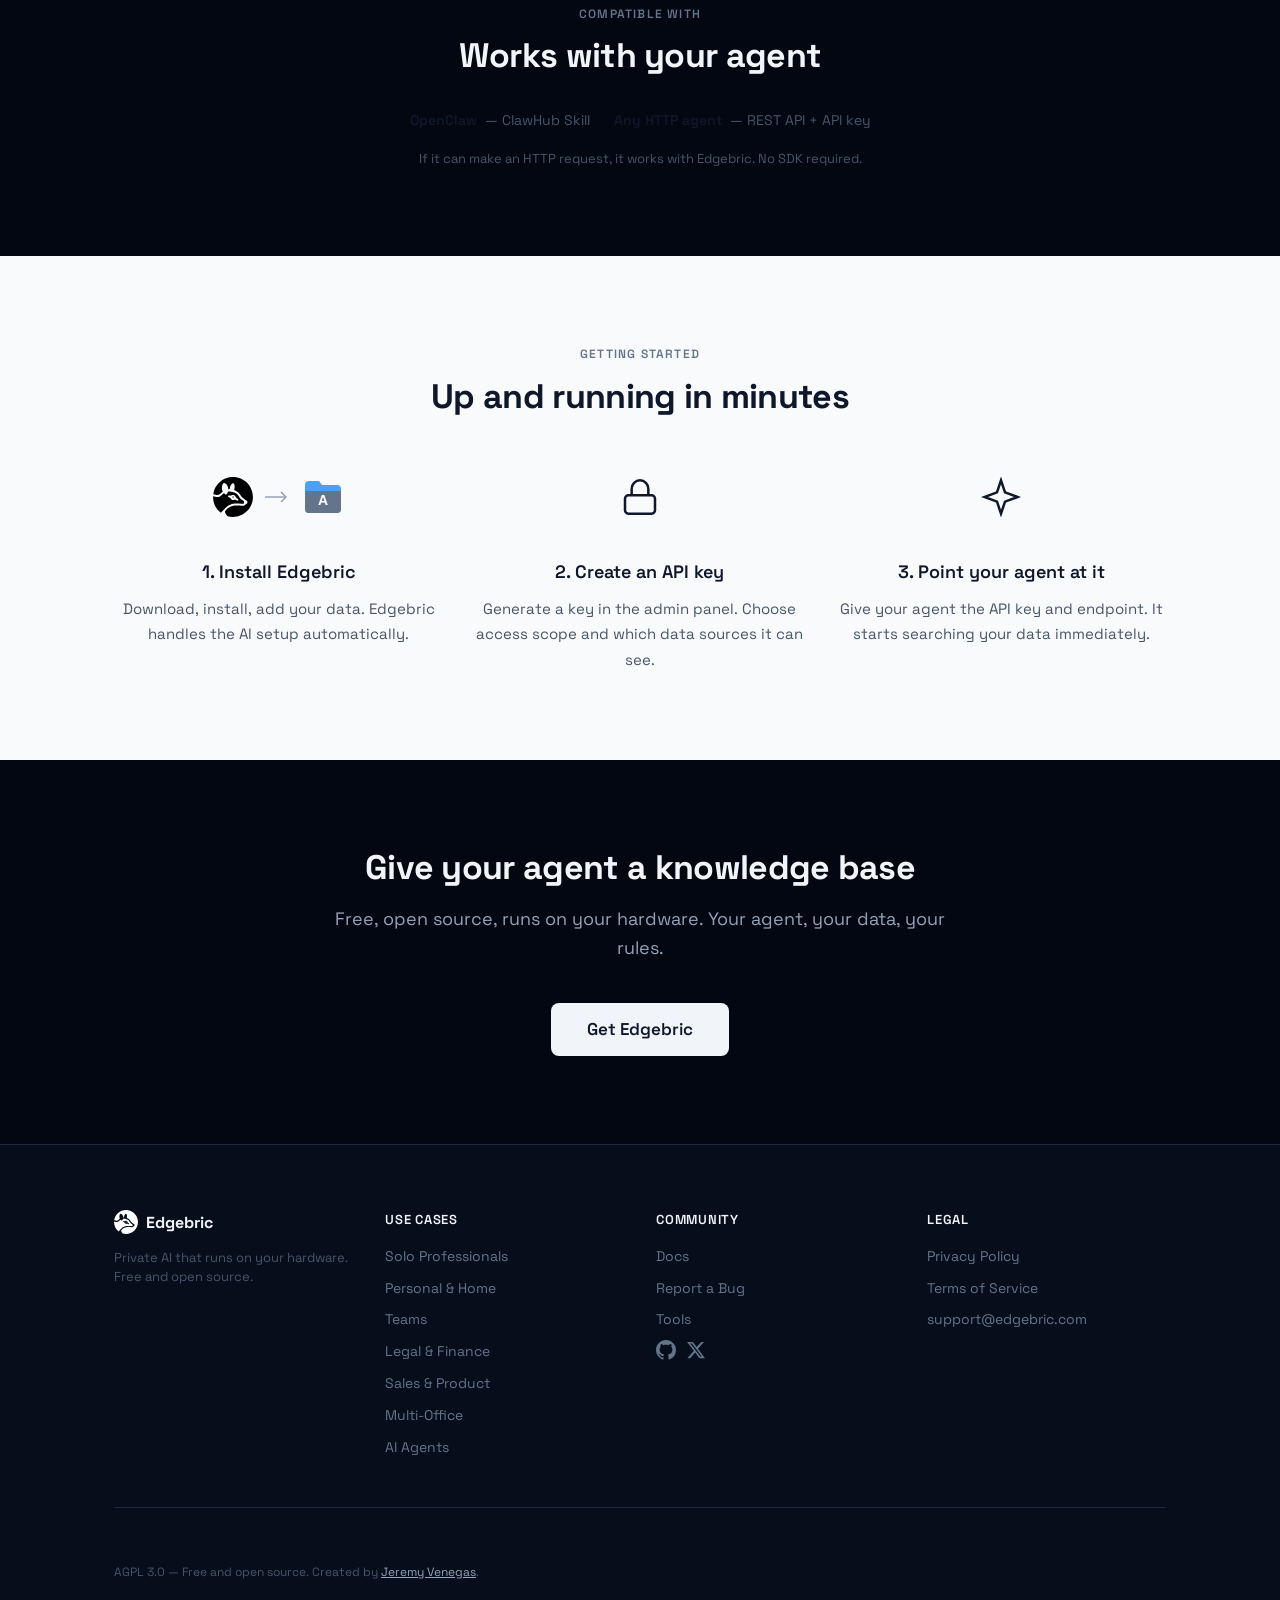
<file: use-cases/agents.html>
<!DOCTYPE html>
<html lang="en">
<head>
  <meta charset="UTF-8">
  <meta name="viewport" content="width=device-width, initial-scale=1.0">
  <title>Edgebric + AI Agents — Private Knowledge Base for Autonomous AI</title>
  <meta name="description" content="Give your AI agent a private, local knowledge base. Search documents, upload files, manage sources — all via REST API. Works with OpenClaw and any HTTP agent.">
  <link rel="icon" type="image/svg+xml" href="../assets/favicon.svg">
  <link rel="icon" type="image/png" sizes="32x32" href="../assets/favicon-32.png">
  <link rel="apple-touch-icon" href="../assets/apple-touch-icon.png">
  <meta property="og:type" content="website">
  <meta property="og:title" content="Edgebric + AI Agents — Private Knowledge Base for Autonomous AI">
  <meta property="og:description" content="Give your AI agent a private, local knowledge base. Search, upload, manage — all via REST API. Your data never leaves your hardware.">
  <meta property="og:image" content="https://edgebric.com/assets/og-image.png">
  <meta property="og:url" content="https://edgebric.com/use-cases/agents.html">
  <meta name="twitter:card" content="summary_large_image">
  <meta name="twitter:title" content="Edgebric + AI Agents">
  <meta name="twitter:description" content="Private knowledge base for autonomous AI. Your agent, your data, your hardware.">
  <meta name="twitter:image" content="https://edgebric.com/assets/og-image.png">
  <link rel="preconnect" href="https://fonts.googleapis.com">
  <link rel="preconnect" href="https://fonts.gstatic.com" crossorigin>
  <link href="https://fonts.googleapis.com/css2?family=Space+Grotesk:wght@400;500;600;700&display=swap" rel="stylesheet">
  <link rel="stylesheet" href="../css/style.css">
  <style>
    .code-block{
      background:#030712;border:1px solid #1e293b;border-radius:8px;
      padding:20px 24px;font-family:'SF Mono',SFMono-Regular,Consolas,monospace;
      font-size:13px;color:#94a3b8;line-height:1.7;overflow-x:auto;
      text-align:left;white-space:pre;margin-top:24px;
    }
    .code-block .comment{color:#475569}
    .code-block .str{color:#a5b4fc}
    .code-block .key{color:#f1f5f9}
    .sec-grid{display:grid;grid-template-columns:1fr 1fr;gap:48px;align-items:center;margin-top:32px}
    .sec-grid-text h3{font-size:22px;font-weight:700;margin-bottom:12px}
    .sec-list{list-style:none;padding:0}
    .sec-list li{font-size:15px;color:#475569;line-height:1.6;padding:6px 0;padding-left:24px;position:relative}
    .sec-list li::before{content:'';position:absolute;left:0;top:14px;width:8px;height:8px;border-radius:50%;background:#0f172a}
    .trust-grid{display:grid;grid-template-columns:repeat(2,1fr);gap:20px;margin-top:28px}
    .trust-item{background:#0f172a;border:1px solid #1e293b;border-radius:10px;padding:20px}
    .trust-item h4{font-size:15px;font-weight:600;color:#f1f5f9;margin-bottom:4px}
    .trust-item p{font-size:13px;color:#64748b;line-height:1.5}
    @media(max-width:768px){
      .sec-grid{grid-template-columns:1fr}
      .trust-grid{grid-template-columns:1fr}
    }
  </style>
</head>
<body>

<div id="site-header"></div>
<script src="../js/components.js"></script>

<!-- ─── Hero (dark) ────────────────────────────────────── -->
<header class="dark" style="padding-top:120px;padding-bottom:88px">
  <div class="wrap tc">
    <div class="hero-logo" style="justify-content:center">
      <img src="../assets/circle-logo-white.svg" alt="" width="44" height="44">
      <span>Edgebric</span>
    </div>
    <h1 style="font-size:40px;font-weight:700;line-height:1.15;letter-spacing:-.025em;margin:0 0 18px">Edgebric + AI Agents</h1>
    <p class="sub muted center-sub" style="max-width:620px">The private knowledge layer for autonomous AI. Your agent, your data, your hardware.</p>
  </div>
</header>

<!-- ─── Why agents need Edgebric (light) ──────────────── -->
<section class="light" id="why">
  <div class="wrap">
    <div class="sec-grid">
      <div class="sec-grid-text">
        <p class="label">The problem</p>
        <h3>AI agents are powerful reasoners. But they have no long-term memory.</h3>
        <p style="font-size:16px;color:#475569;line-height:1.7;margin-top:12px">Your agent can browse the web, send emails, and write code. But it can&rsquo;t search your private files, remember what you uploaded last week, or organize your knowledge over time.</p>
        <p style="font-size:16px;color:#475569;line-height:1.7;margin-top:12px">Edgebric gives agents persistent, searchable, private knowledge. Documents stay on your hardware&mdash;agents query them, never copy them. Same privacy guarantees whether a human or agent is asking.</p>
      </div>
      <div>
        <ul class="sec-list">
          <li>Agents forget everything between sessions</li>
          <li>Cloud RAG services expose your data to third parties</li>
          <li>Copy-pasting context into prompts doesn&rsquo;t scale</li>
          <li>Your agent needs a knowledge base it can trust</li>
        </ul>
      </div>
    </div>
  </div>
</section>

<!-- ─── What agents can do (light-alt) ───────────────── -->
<section class="light-alt" id="capabilities">
  <div class="wrap">
    <p class="label">What agents can do</p>
    <h2>Full access. Not a second-class citizen.</h2>
    <p class="sub">Agents get the same capabilities as humans. Search, upload, create sources, manage data&mdash;all through a REST API.</p>
    <div class="benefits-grid mt2">
      <div class="benefit">
        <div class="benefit-ico"><svg width="20" height="20" viewBox="0 0 24 24" fill="none" stroke="currentColor" stroke-width="2"><circle cx="11" cy="11" r="8"/><line x1="21" y1="21" x2="16.65" y2="16.65"/></svg></div>
        <h4>Search with citations</h4>
        <p>Hybrid search (BM25 + vector). The <code>/search</code> endpoint returns raw ranked chunks&mdash;let your agent&rsquo;s smart model synthesize. Faster and more accurate.</p>
      </div>
      <div class="benefit">
        <div class="benefit-ico"><svg width="20" height="20" viewBox="0 0 24 24" fill="none" stroke="currentColor" stroke-width="2"><path d="M21 15v4a2 2 0 0 1-2 2H5a2 2 0 0 1-2-2v-4"/><polyline points="17 8 12 3 7 8"/><line x1="12" y1="3" x2="12" y2="15"/></svg></div>
        <h4>Upload and ingest</h4>
        <p>PDFs, DOCX, TXT, Markdown. Your agent uploads files and Edgebric chunks, embeds, and indexes them automatically.</p>
      </div>
      <div class="benefit">
        <div class="benefit-ico"><svg width="20" height="20" viewBox="0 0 24 24" fill="none" stroke="currentColor" stroke-width="2"><path d="M22 19a2 2 0 0 1-2 2H4a2 2 0 0 1-2-2V5a2 2 0 0 1 2-2h5l2 3h9a2 2 0 0 1 2 2z"/></svg></div>
        <h4>Create and manage sources</h4>
        <p>Agents can create knowledge sources, organize data, and maintain your information over time. Full CRUD access.</p>
      </div>
      <div class="benefit">
        <div class="benefit-ico"><svg width="20" height="20" viewBox="0 0 24 24" fill="none" stroke="currentColor" stroke-width="2"><path d="M14 2H6a2 2 0 0 0-2 2v16a2 2 0 0 0 2 2h12a2 2 0 0 0 2-2V8z"/><polyline points="14 2 14 8 20 8"/><line x1="16" y1="13" x2="8" y2="13"/><line x1="16" y1="17" x2="8" y2="17"/></svg></div>
        <h4>Full RAG query</h4>
        <p>The <code>/query</code> endpoint runs the full pipeline&mdash;search, retrieve, synthesize with the local LLM. For agents that want a ready-made answer.</p>
      </div>
      <div class="benefit">
        <div class="benefit-ico"><svg width="20" height="20" viewBox="0 0 24 24" fill="none" stroke="currentColor" stroke-width="2"><path d="M12 2l2.4 7.2L22 12l-7.6 2.8L12 22l-2.4-7.2L2 12l7.6-2.8z"/></svg></div>
        <h4>No local LLM needed</h4>
        <p>The <code>/search</code> endpoint skips the local model entirely. Your agent&rsquo;s own model does the reasoning. Edgebric just provides the knowledge.</p>
      </div>
      <div class="benefit">
        <div class="benefit-ico"><svg width="20" height="20" viewBox="0 0 24 24" fill="none" stroke="currentColor" stroke-width="2"><path d="M12 22s8-4 8-10V5l-8-3-8 3v7c0 6 8 10 8 10z"/></svg></div>
        <h4>Private by architecture</h4>
        <p>Agent queries never leave your hardware. No data is sent to cloud services. The agent talks to Edgebric over your local network.</p>
      </div>
    </div>
  </div>
</section>

<!-- ─── How it works (dark) ───────────────────────────── -->
<section class="dark" id="how">
  <div class="wrap tc">
    <p class="label">How it works</p>
    <h2>Simple REST API. API key auth. That&rsquo;s it.</h2>
    <p class="sub muted center-sub">Three endpoints. If your agent can make HTTP requests, it can use Edgebric.</p>
    <div class="code-block"><span class="comment"># Discover available data sources</span>
curl -H <span class="str">"Authorization: Bearer eb_your_key"</span> \
  http://localhost:3001/api/v1/sources

<span class="comment"># Search — returns ranked chunks, no LLM</span>
curl -X POST -H <span class="str">"Authorization: Bearer eb_your_key"</span> \
  http://localhost:3001/api/v1/search \
  -d <span class="str">'{"query": "what is our refund policy?"}'</span>

<span class="comment"># Full RAG query — search + local LLM synthesis</span>
curl -X POST -H <span class="str">"Authorization: Bearer eb_your_key"</span> \
  http://localhost:3001/api/v1/query \
  -d <span class="str">'{"query": "summarize the Q3 report"}'</span></div>
    <p class="dl-note mt2">OpenClaw users: install the Edgebric skill from <a href="https://openclaw.ai/">ClawHub</a> instead. No API setup needed.</p>
  </div>
</section>

<!-- ─── Security & Trust (light) ──────────────────────── -->
<section class="light" id="trust">
  <div class="wrap">
    <p class="label">Security</p>
    <h2>You control what agents can access</h2>
    <p class="sub">Edgebric enforces the boundaries you set. Agents get exactly the access you give them&mdash;nothing more.</p>
    <div class="trust-grid mt2">
      <div class="trust-item">
        <h4>Scoped API keys</h4>
        <p>Create keys with read-only, read-write, or admin access. Each key is limited to specific data sources.</p>
      </div>
      <div class="trust-item">
        <h4>Per-source access control</h4>
        <p>Key A sees HR data. Key B sees Legal. Your agent only accesses what you explicitly allow.</p>
      </div>
      <div class="trust-item">
        <h4>Full audit trail</h4>
        <p>See exactly what every agent accessed, when, and what data was returned. Immutable logs.</p>
      </div>
      <div class="trust-item">
        <h4>Instant revocation</h4>
        <p>Revoke any API key immediately. The agent loses access in real time. No waiting, no expiry windows.</p>
      </div>
    </div>
  </div>
</section>

<!-- ─── Compatible platforms (dark) ───────────────────── -->
<section class="dark tc" id="platforms">
  <div class="wrap">
    <p class="label">Compatible with</p>
    <h2>Works with your agent</h2>
    <div class="agent-compat mt2">
      <div class="agent-compat-item"><strong>OpenClaw</strong> <span>&mdash; ClawHub Skill</span></div>
      <div class="agent-compat-item"><strong>Any HTTP agent</strong> <span>&mdash; REST API + API key</span></div>
    </div>
    <p class="dl-note mt2">If it can make an HTTP request, it works with Edgebric. No SDK required.</p>
  </div>
</section>

<!-- ─── Getting Started (light) ───────────────────────── -->
<section class="light-alt tc" id="getting-started">
  <div class="wrap">
    <p class="label">Getting started</p>
    <h2>Up and running in minutes</h2>
    <div class="steps mt2">
      <div class="step">
        <div class="step-visual">
          <div class="step-icons">
            <img src="../assets/circle-logo-black.svg" alt="" width="40" height="40" class="step-icon-img">
            <svg width="32" height="24" viewBox="0 0 32 24" fill="none"><path d="M4 12h20" stroke="#94a3b8" stroke-width="1.5"/><path d="M20 7l5 5-5 5" stroke="#94a3b8" stroke-width="1.5" fill="none"/></svg>
            <svg width="44" height="40" viewBox="0 0 44 40" fill="none">
              <path d="M4 8a4 4 0 0 1 4-4h10l3 4h15a4 4 0 0 1 4 4v20a4 4 0 0 1-4 4H8a4 4 0 0 1-4-4V8z" fill="#4ca1f7"/>
              <path d="M4 14h36v18a4 4 0 0 1-4 4H8a4 4 0 0 1-4-4V14z" fill="#64748b"/>
              <text x="22" y="28" text-anchor="middle" font-size="14" font-weight="700" fill="#fff" font-family="sans-serif">A</text>
            </svg>
          </div>
        </div>
        <h3>1. Install Edgebric</h3>
        <p>Download, install, add your data. Edgebric handles the AI setup automatically.</p>
      </div>
      <div class="step">
        <div class="step-visual">
          <div class="step-icons">
            <svg width="40" height="40" viewBox="0 0 24 24" fill="none" stroke="#0f172a" stroke-width="1.5"><rect x="3" y="11" width="18" height="11" rx="2" ry="2"/><path d="M7 11V7a5 5 0 0 1 10 0v4"/></svg>
          </div>
        </div>
        <h3>2. Create an API key</h3>
        <p>Generate a key in the admin panel. Choose access scope and which data sources it can see.</p>
      </div>
      <div class="step">
        <div class="step-visual">
          <div class="step-icons">
            <svg width="40" height="40" viewBox="0 0 24 24" fill="none" stroke="#0f172a" stroke-width="1.5"><path d="M12 2l2.4 7.2L22 12l-7.6 2.8L12 22l-2.4-7.2L2 12l7.6-2.8z"/></svg>
          </div>
        </div>
        <h3>3. Point your agent at it</h3>
        <p>Give your agent the API key and endpoint. It starts searching your data immediately.</p>
      </div>
    </div>
  </div>
</section>

<!-- ─── CTA (dark) ────────────────────────────────────── -->
<section class="dark tc">
  <div class="wrap">
    <h2>Give your agent a knowledge base</h2>
    <p class="sub muted center-sub">Free, open source, runs on your hardware. Your agent, your data, your rules.</p>
    <a href="../index.html#pricing" class="btn mt2" style="color:#0f172a">Get Edgebric</a>
  </div>
</section>

<div id="site-footer"></div>

<script src="../js/main.js"></script>
</body>
</html>
</file>
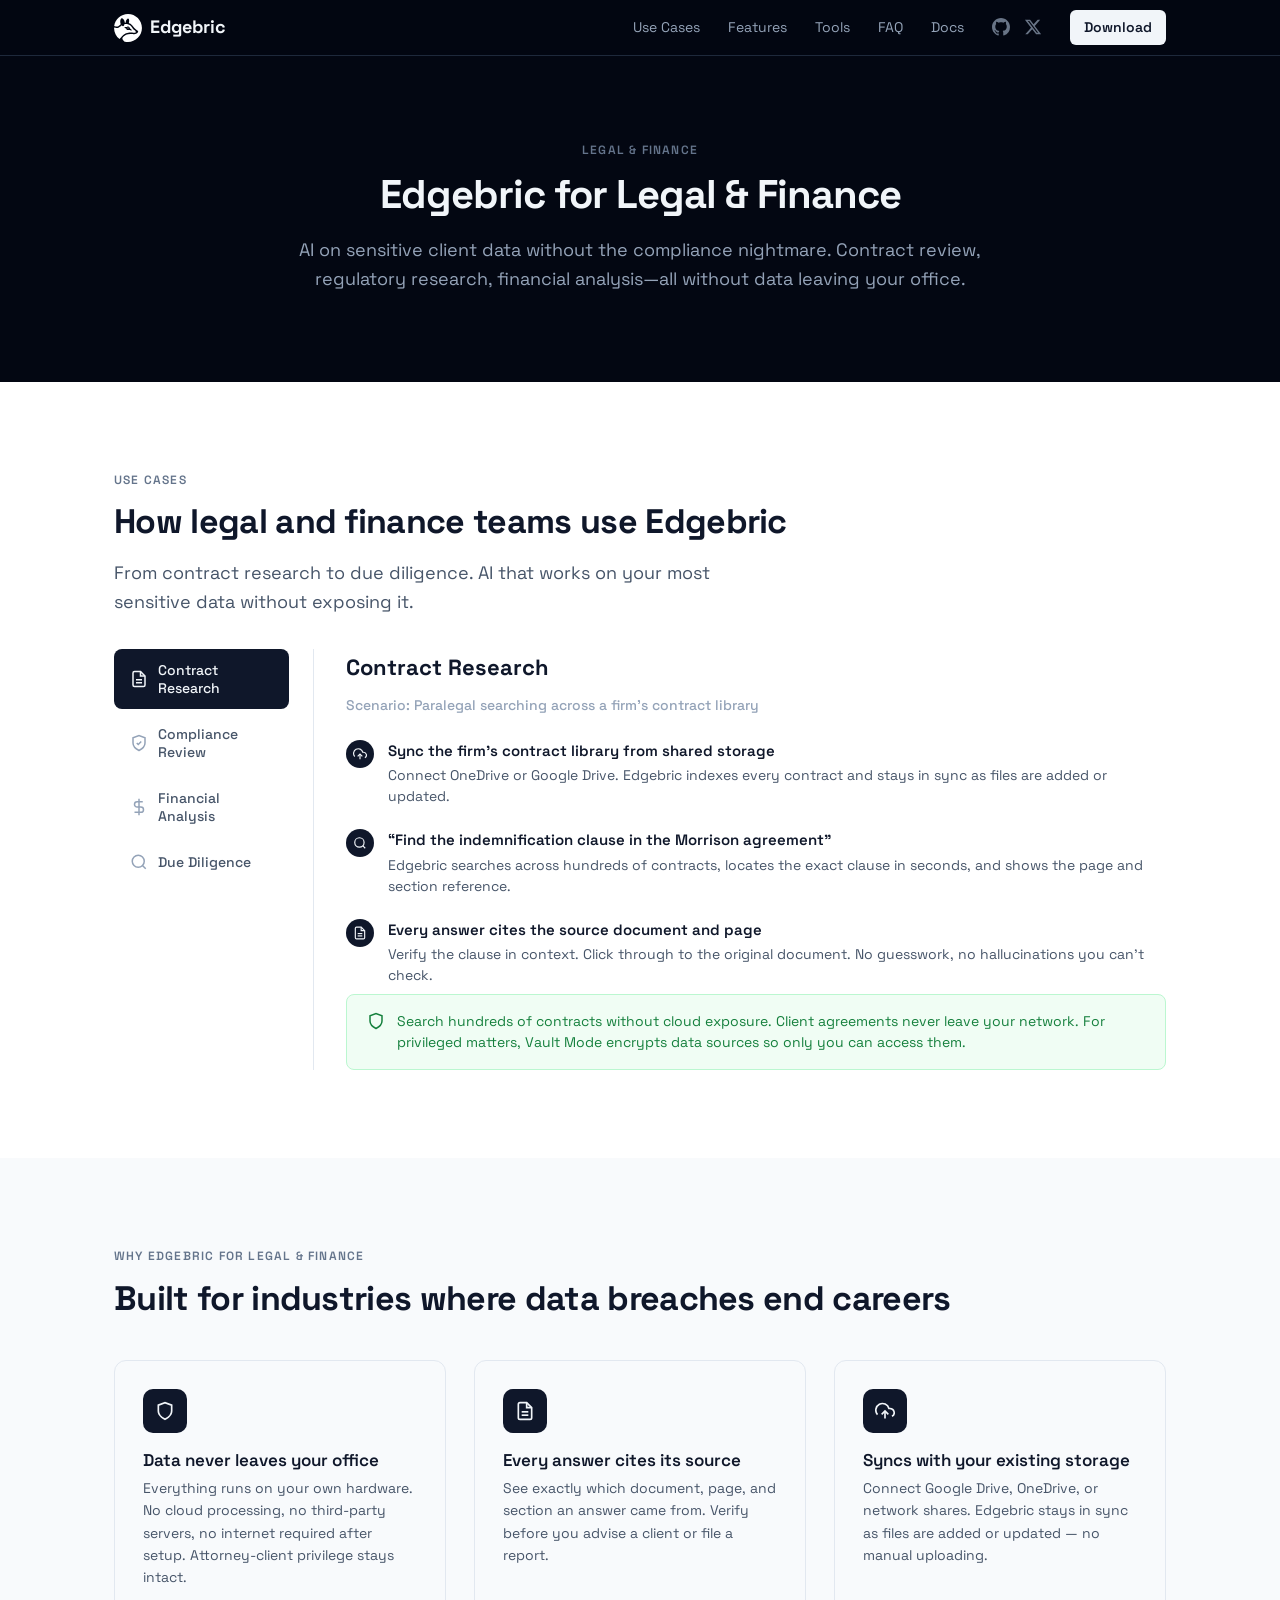
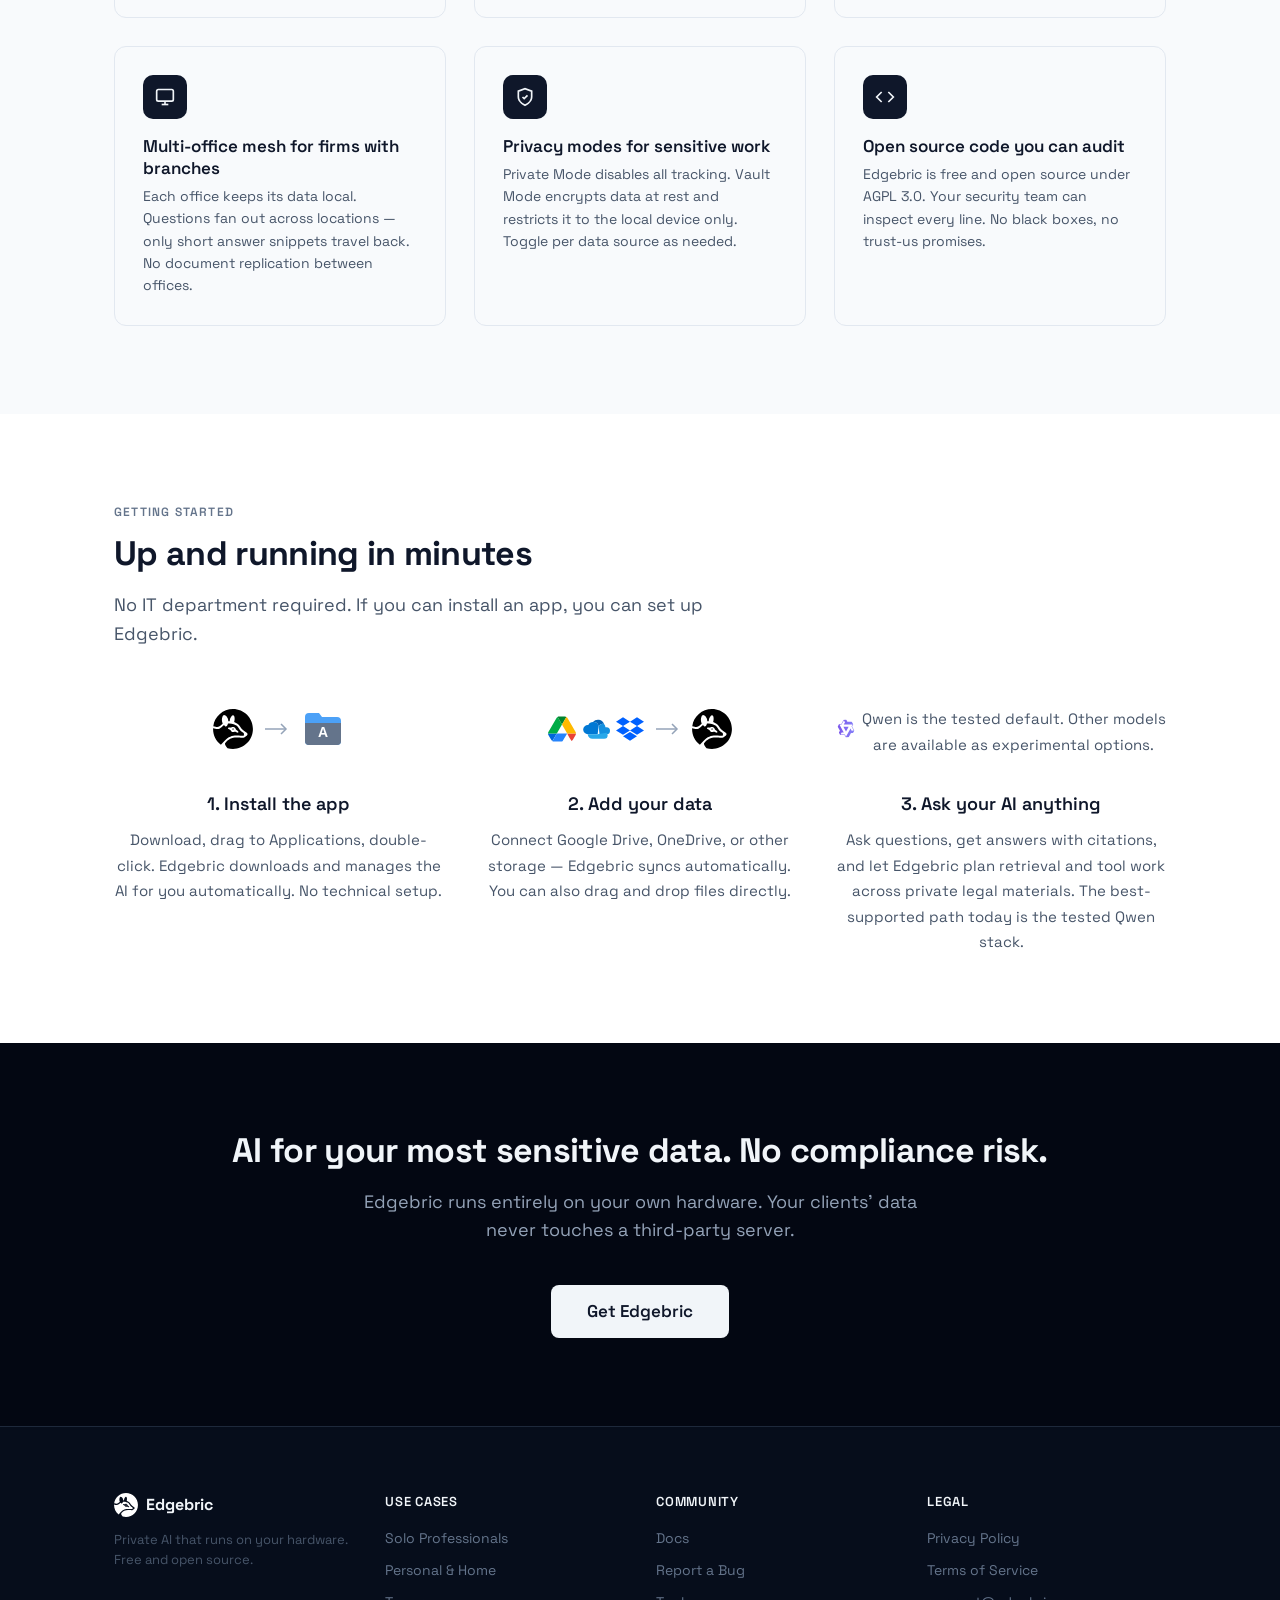
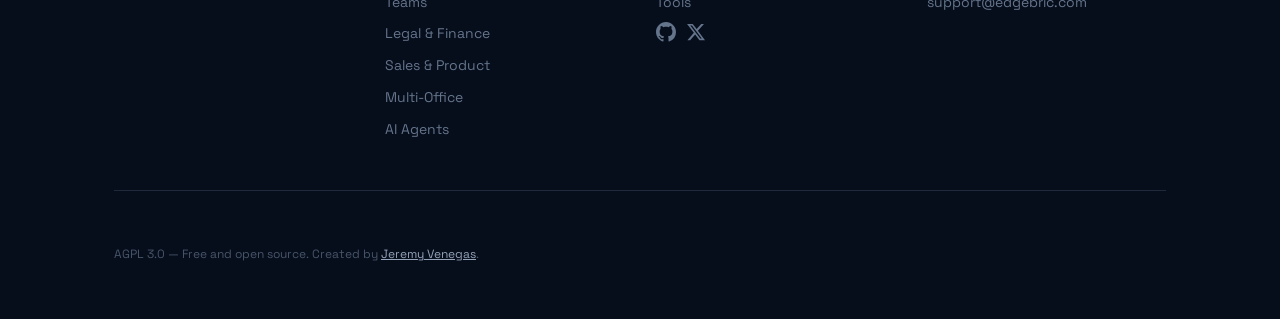
<file: use-cases/legal.html>
<!DOCTYPE html>
<html lang="en">
<head>
  <meta charset="UTF-8">
  <meta name="viewport" content="width=device-width, initial-scale=1.0">
  <title>Edgebric for Legal &amp; Finance — Private AI for Sensitive Client Data</title>
  <meta name="description" content="AI-powered contract review, regulatory research, and financial analysis — without data leaving your office. No cloud, no compliance risk.">
  <link rel="icon" type="image/svg+xml" href="../assets/favicon.svg">
  <link rel="icon" type="image/png" sizes="32x32" href="../assets/favicon-32.png">
  <link rel="apple-touch-icon" href="../assets/apple-touch-icon.png">
  <meta property="og:type" content="website">
  <meta property="og:title" content="Edgebric for Legal &amp; Finance — Private AI for Sensitive Client Data">
  <meta property="og:description" content="Contract review, regulatory research, and financial analysis — without data leaving your office.">
  <meta property="og:image" content="https://edgebric.com/assets/og-image.png">
  <meta property="og:url" content="https://edgebric.com/use-cases/legal.html">
  <meta name="twitter:card" content="summary_large_image">
  <meta name="twitter:title" content="Edgebric for Legal &amp; Finance">
  <meta name="twitter:description" content="Contract review, regulatory research, and financial analysis — without data leaving your office.">
  <meta name="twitter:image" content="https://edgebric.com/assets/og-image.png">
  <link rel="preconnect" href="https://fonts.googleapis.com">
  <link rel="preconnect" href="https://fonts.gstatic.com" crossorigin>
  <link href="https://fonts.googleapis.com/css2?family=Space+Grotesk:wght@400;500;600;700&display=swap" rel="stylesheet">
  <link rel="stylesheet" href="../css/style.css">
</head>
<body>

<div id="site-header"></div>
<script src="../js/components.js"></script>

<!-- ─── Hero (dark) ────────────────────────────────────── -->
<header class="dark tc" style="padding-top:140px">
  <div class="wrap">
    <p class="label">Legal &amp; Finance</p>
    <h1 style="font-size:40px;font-weight:700;line-height:1.15;letter-spacing:-.025em;margin:0 0 18px">Edgebric for Legal &amp; Finance</h1>
    <p class="sub muted center-sub" style="max-width:700px">AI on sensitive client data without the compliance nightmare. Contract review, regulatory research, financial analysis&mdash;all without data leaving your office.</p>
  </div>
</header>

<!-- ─── Use Cases (light) ──────────────────────────────── -->
<section class="light" id="use-cases">
  <div class="wrap">
    <p class="label">Use cases</p>
    <h2>How legal and finance teams use Edgebric</h2>
    <p class="sub">From contract research to due diligence. AI that works on your most sensitive data without exposing it.</p>
    <div class="uc-showcase">
      <div class="uc-nav">
        <button class="uc-nav-btn active" data-story="contracts">
          <svg width="18" height="18" viewBox="0 0 24 24" fill="none" stroke="currentColor" stroke-width="2"><path d="M14 2H6a2 2 0 0 0-2 2v16a2 2 0 0 0 2 2h12a2 2 0 0 0 2-2V8z"/><polyline points="14 2 14 8 20 8"/><line x1="16" y1="13" x2="8" y2="13"/><line x1="16" y1="17" x2="8" y2="17"/></svg>
          Contract Research
        </button>
        <button class="uc-nav-btn" data-story="compliance">
          <svg width="18" height="18" viewBox="0 0 24 24" fill="none" stroke="currentColor" stroke-width="2"><path d="M12 22s8-4 8-10V5l-8-3-8 3v7c0 6 8 10 8 10z"/><path d="M9 12l2 2 4-4"/></svg>
          Compliance Review
        </button>
        <button class="uc-nav-btn" data-story="financial">
          <svg width="18" height="18" viewBox="0 0 24 24" fill="none" stroke="currentColor" stroke-width="2"><line x1="12" y1="1" x2="12" y2="23"/><path d="M17 5H9.5a3.5 3.5 0 0 0 0 7h5a3.5 3.5 0 0 1 0 7H6"/></svg>
          Financial Analysis
        </button>
        <button class="uc-nav-btn" data-story="diligence">
          <svg width="18" height="18" viewBox="0 0 24 24" fill="none" stroke="currentColor" stroke-width="2"><circle cx="11" cy="11" r="8"/><line x1="21" y1="21" x2="16.65" y2="16.65"/></svg>
          Due Diligence
        </button>
      </div>
      <div class="uc-content">

        <!-- Contract Research -->
        <div class="uc-story active" id="story-contracts">
          <h3>Contract Research</h3>
          <p class="uc-persona">Scenario: Paralegal searching across a firm&rsquo;s contract library</p>
          <div class="uc-story-body">
            <div class="uc-step-item">
              <div class="uc-step-ico"><svg width="14" height="14" viewBox="0 0 24 24" fill="none" stroke="currentColor" stroke-width="2"><polyline points="16 16 12 12 8 16"/><line x1="12" y1="12" x2="12" y2="21"/><path d="M20.39 18.39A5 5 0 0 0 18 9h-1.26A8 8 0 1 0 3 16.3"/></svg></div>
              <div>
                <h4>Sync the firm&rsquo;s contract library from shared storage</h4>
                <p>Connect OneDrive or Google Drive. Edgebric indexes every contract and stays in sync as files are added or updated.</p>
              </div>
            </div>
            <div class="uc-step-item">
              <div class="uc-step-ico"><svg width="14" height="14" viewBox="0 0 24 24" fill="none" stroke="currentColor" stroke-width="2"><circle cx="11" cy="11" r="8"/><line x1="21" y1="21" x2="16.65" y2="16.65"/></svg></div>
              <div>
                <h4>&ldquo;Find the indemnification clause in the Morrison agreement&rdquo;</h4>
                <p>Edgebric searches across hundreds of contracts, locates the exact clause in seconds, and shows the page and section reference.</p>
              </div>
            </div>
            <div class="uc-step-item">
              <div class="uc-step-ico"><svg width="14" height="14" viewBox="0 0 24 24" fill="none" stroke="currentColor" stroke-width="2"><path d="M14 2H6a2 2 0 0 0-2 2v16a2 2 0 0 0 2 2h12a2 2 0 0 0 2-2V8z"/><polyline points="14 2 14 8 20 8"/><line x1="16" y1="13" x2="8" y2="13"/><line x1="16" y1="17" x2="8" y2="17"/></svg></div>
              <div>
                <h4>Every answer cites the source document and page</h4>
                <p>Verify the clause in context. Click through to the original document. No guesswork, no hallucinations you can&rsquo;t check.</p>
              </div>
            </div>
          </div>
          <div class="uc-highlight">
            <svg width="18" height="18" viewBox="0 0 24 24" fill="none" stroke="#15803d" stroke-width="2"><path d="M12 22s8-4 8-10V5l-8-3-8 3v7c0 6 8 10 8 10z"/></svg>
            <p>Search hundreds of contracts without cloud exposure. Client agreements never leave your network. For privileged matters, Vault Mode encrypts data sources so only you can access them.</p>
          </div>
        </div>

        <!-- Compliance Review -->
        <div class="uc-story" id="story-compliance">
          <h3>Compliance Review</h3>
          <p class="uc-persona">Scenario: Compliance officer reviewing new regulatory requirements</p>
          <div class="uc-story-body">
            <div class="uc-step-item">
              <div class="uc-step-ico"><svg width="14" height="14" viewBox="0 0 24 24" fill="none" stroke="currentColor" stroke-width="2"><path d="M21 15v4a2 2 0 0 1-2 2H5a2 2 0 0 1-2-2v-4"/><polyline points="17 8 12 3 7 8"/><line x1="12" y1="3" x2="12" y2="15"/></svg></div>
              <div>
                <h4>Upload regulatory documents, guidance memos, and rule updates</h4>
                <p>Drag and drop into a &ldquo;Regulatory&rdquo; data source. Edgebric processes dense legal text and indexes it for natural-language search.</p>
              </div>
            </div>
            <div class="uc-step-item">
              <div class="uc-step-ico"><svg width="14" height="14" viewBox="0 0 24 24" fill="none" stroke="currentColor" stroke-width="2"><circle cx="11" cy="11" r="8"/><line x1="21" y1="21" x2="16.65" y2="16.65"/></svg></div>
              <div>
                <h4>&ldquo;Summarize the new reporting requirements from the Q3 guidance&rdquo;</h4>
                <p>Edgebric extracts the key points with page references so you can verify each requirement against the original text.</p>
              </div>
            </div>
            <div class="uc-step-item">
              <div class="uc-step-ico"><svg width="14" height="14" viewBox="0 0 24 24" fill="none" stroke="currentColor" stroke-width="2"><polyline points="9 11 12 14 22 4"/><path d="M21 12v7a2 2 0 0 1-2 2H5a2 2 0 0 1-2-2V5a2 2 0 0 1 2-2h11"/></svg></div>
              <div>
                <h4>Cross-reference against existing compliance checklists</h4>
                <p>Ask follow-up questions to compare new requirements against your existing policies. Identify gaps before they become violations.</p>
              </div>
            </div>
          </div>
          <div class="uc-highlight">
            <svg width="18" height="18" viewBox="0 0 24 24" fill="none" stroke="#15803d" stroke-width="2"><path d="M22 11.08V12a10 10 0 1 1-5.93-9.14"/><polyline points="22 4 12 14.01 9 11.01"/></svg>
            <p>Stay current on regulations without sending them to third-party servers. Regulatory documents remain on your hardware.</p>
          </div>
        </div>

        <!-- Financial Analysis -->
        <div class="uc-story" id="story-financial">
          <h3>Financial Analysis</h3>
          <p class="uc-persona">Scenario: Accountant reviewing audit reports and financial statements</p>
          <div class="uc-story-body">
            <div class="uc-step-item">
              <div class="uc-step-ico"><svg width="14" height="14" viewBox="0 0 24 24" fill="none" stroke="currentColor" stroke-width="2"><path d="M21 15v4a2 2 0 0 1-2 2H5a2 2 0 0 1-2-2v-4"/><polyline points="17 8 12 3 7 8"/><line x1="12" y1="3" x2="12" y2="15"/></svg></div>
              <div>
                <h4>Upload audit reports, financial statements, and work papers</h4>
                <p>Create a data source for each client or engagement. Edgebric indexes everything and keeps it separated by access controls.</p>
              </div>
            </div>
            <div class="uc-step-item">
              <div class="uc-step-ico"><svg width="14" height="14" viewBox="0 0 24 24" fill="none" stroke="currentColor" stroke-width="2"><circle cx="11" cy="11" r="8"/><line x1="21" y1="21" x2="16.65" y2="16.65"/></svg></div>
              <div>
                <h4>&ldquo;What were the exceptions noted in last year&rsquo;s audit?&rdquo;</h4>
                <p>Edgebric finds the relevant findings, cites the audit report page numbers, and presents a clear summary you can hand to your team.</p>
              </div>
            </div>
            <div class="uc-step-item">
              <div class="uc-step-ico"><svg width="14" height="14" viewBox="0 0 24 24" fill="none" stroke="currentColor" stroke-width="2"><line x1="12" y1="1" x2="12" y2="23"/><path d="M17 5H9.5a3.5 3.5 0 0 0 0 7h5a3.5 3.5 0 0 1 0 7H6"/></svg></div>
              <div>
                <h4>Compare across periods and engagements</h4>
                <p>Ask questions that span multiple reports. Edgebric synthesizes information across documents to show trends and recurring issues.</p>
              </div>
            </div>
          </div>
          <div class="uc-highlight">
            <svg width="18" height="18" viewBox="0 0 24 24" fill="none" stroke="#15803d" stroke-width="2"><path d="M12 22s8-4 8-10V5l-8-3-8 3v7c0 6 8 10 8 10z"/></svg>
            <p>Client financial data stays in your office. No cloud AI ever sees balance sheets, tax returns, or audit findings.</p>
          </div>
        </div>

        <!-- Due Diligence -->
        <div class="uc-story" id="story-diligence">
          <h3>Due Diligence</h3>
          <p class="uc-persona">Scenario: M&amp;A team reviewing deal documents under NDA</p>
          <div class="uc-story-body">
            <div class="uc-step-item">
              <div class="uc-step-ico"><svg width="14" height="14" viewBox="0 0 24 24" fill="none" stroke="currentColor" stroke-width="2"><path d="M22 19a2 2 0 0 1-2 2H4a2 2 0 0 1-2-2V5a2 2 0 0 1 2-2h5l2 3h9a2 2 0 0 1 2 2z"/></svg></div>
              <div>
                <h4>Upload deal documents &mdash; data rooms, financials, legal exhibits</h4>
                <p>Drop in hundreds of files from the virtual data room. Edgebric indexes everything locally in minutes, not hours.</p>
              </div>
            </div>
            <div class="uc-step-item">
              <div class="uc-step-ico"><svg width="14" height="14" viewBox="0 0 24 24" fill="none" stroke="currentColor" stroke-width="2"><circle cx="11" cy="11" r="8"/><line x1="21" y1="21" x2="16.65" y2="16.65"/></svg></div>
              <div>
                <h4>&ldquo;What are the key risk factors in this acquisition?&rdquo;</h4>
                <p>Edgebric synthesizes an answer from multiple files &mdash; pulling from legal exhibits, financial projections, and management reports in one response.</p>
              </div>
            </div>
            <div class="uc-step-item">
              <div class="uc-step-ico"><svg width="14" height="14" viewBox="0 0 24 24" fill="none" stroke="currentColor" stroke-width="2"><path d="M14 2H6a2 2 0 0 0-2 2v16a2 2 0 0 0 2 2h12a2 2 0 0 0 2-2V8z"/><polyline points="14 2 14 8 20 8"/><line x1="16" y1="13" x2="8" y2="13"/><line x1="16" y1="17" x2="8" y2="17"/></svg></div>
              <div>
                <h4>Every claim traced back to a source document</h4>
                <p>Each risk factor cites the specific file and page. Your team verifies findings against the originals before presenting to partners.</p>
              </div>
            </div>
          </div>
          <div class="uc-highlight">
            <svg width="18" height="18" viewBox="0 0 24 24" fill="none" stroke="#15803d" stroke-width="2"><path d="M22 11.08V12a10 10 0 1 1-5.93-9.14"/><polyline points="22 4 12 14.01 9 11.01"/></svg>
            <p>Review deals faster without compromising confidentiality. NDA-protected documents never touch a third-party server.</p>
          </div>
        </div>

      </div>
    </div>
  </div>
</section>

<!-- ─── Features / Benefits (light-alt) ───────────────── -->
<section class="light-alt" id="features">
  <div class="wrap">
    <p class="label">Why Edgebric for legal &amp; finance</p>
    <h2>Built for industries where data breaches end careers</h2>
    <div class="benefits-grid mt2">
      <div class="benefit">
        <div class="benefit-ico"><svg width="20" height="20" viewBox="0 0 24 24" fill="none" stroke="currentColor" stroke-width="2"><path d="M12 22s8-4 8-10V5l-8-3-8 3v7c0 6 8 10 8 10z"/></svg></div>
        <h4>Data never leaves your office</h4>
        <p>Everything runs on your own hardware. No cloud processing, no third-party servers, no internet required after setup. Attorney-client privilege stays intact.</p>
      </div>
      <div class="benefit">
        <div class="benefit-ico"><svg width="20" height="20" viewBox="0 0 24 24" fill="none" stroke="currentColor" stroke-width="2"><path d="M14 2H6a2 2 0 0 0-2 2v16a2 2 0 0 0 2 2h12a2 2 0 0 0 2-2V8z"/><polyline points="14 2 14 8 20 8"/><line x1="16" y1="13" x2="8" y2="13"/><line x1="16" y1="17" x2="8" y2="17"/></svg></div>
        <h4>Every answer cites its source</h4>
        <p>See exactly which document, page, and section an answer came from. Verify before you advise a client or file a report.</p>
      </div>
      <div class="benefit">
        <div class="benefit-ico"><svg width="20" height="20" viewBox="0 0 24 24" fill="none" stroke="currentColor" stroke-width="2"><polyline points="16 16 12 12 8 16"/><line x1="12" y1="12" x2="12" y2="21"/><path d="M20.39 18.39A5 5 0 0 0 18 9h-1.26A8 8 0 1 0 3 16.3"/></svg></div>
        <h4>Syncs with your existing storage</h4>
        <p>Connect Google Drive, OneDrive, or network shares. Edgebric stays in sync as files are added or updated &mdash; no manual uploading.</p>
      </div>
      <div class="benefit">
        <div class="benefit-ico"><svg width="20" height="20" viewBox="0 0 24 24" fill="none" stroke="currentColor" stroke-width="2"><rect x="2" y="3" width="20" height="14" rx="2"/><line x1="8" y1="21" x2="16" y2="21"/><line x1="12" y1="17" x2="12" y2="21"/></svg></div>
        <h4>Multi-office mesh for firms with branches</h4>
        <p>Each office keeps its data local. Questions fan out across locations &mdash; only short answer snippets travel back. No document replication between offices.</p>
      </div>
      <div class="benefit">
        <div class="benefit-ico"><svg width="20" height="20" viewBox="0 0 24 24" fill="none" stroke="currentColor" stroke-width="2"><path d="M12 22s8-4 8-10V5l-8-3-8 3v7c0 6 8 10 8 10z"/><path d="M9 12l2 2 4-4"/></svg></div>
        <h4>Privacy modes for sensitive work</h4>
        <p>Private Mode disables all tracking. Vault Mode encrypts data at rest and restricts it to the local device only. Toggle per data source as needed.</p>
      </div>
      <div class="benefit">
        <div class="benefit-ico"><svg width="20" height="20" viewBox="0 0 24 24" fill="none" stroke="currentColor" stroke-width="2"><polyline points="16 18 22 12 16 6"/><polyline points="8 6 2 12 8 18"/></svg></div>
        <h4>Open source code you can audit</h4>
        <p>Edgebric is free and open source under AGPL 3.0. Your security team can inspect every line. No black boxes, no trust-us promises.</p>
      </div>
    </div>
  </div>
</section>

<!-- ─── Getting Started (light) ────────────────────────── -->
<section class="light">
  <div class="wrap">
    <p class="label">Getting started</p>
    <h2>Up and running in minutes</h2>
    <p class="sub">No IT department required. If you can install an app, you can set up Edgebric.</p>
    <div class="steps mt2">
      <div class="step">
        <div class="step-visual">
          <div class="step-icons">
            <img src="../assets/circle-logo-black.svg" alt="" width="40" height="40" class="step-icon-img">
            <svg width="32" height="24" viewBox="0 0 32 24" fill="none"><path d="M4 12h20" stroke="#94a3b8" stroke-width="1.5"/><path d="M20 7l5 5-5 5" stroke="#94a3b8" stroke-width="1.5" fill="none"/></svg>
            <svg width="44" height="40" viewBox="0 0 44 40" fill="none">
              <path d="M4 8a4 4 0 0 1 4-4h10l3 4h15a4 4 0 0 1 4 4v20a4 4 0 0 1-4 4H8a4 4 0 0 1-4-4V8z" fill="#4ca1f7"/>
              <path d="M4 14h36v18a4 4 0 0 1-4 4H8a4 4 0 0 1-4-4V14z" fill="#64748b"/>
              <text x="22" y="28" text-anchor="middle" font-size="14" font-weight="700" fill="#fff" font-family="sans-serif">A</text>
            </svg>
          </div>
        </div>
        <h3>1. Install the app</h3>
        <p>Download, drag to Applications, double-click. Edgebric downloads and manages the AI for you automatically. No technical setup.</p>
      </div>
      <div class="step">
        <div class="step-visual">
          <div class="step-icons">
            <div class="step-icon-stack">
              <svg width="28" height="28" viewBox="0 0 87.3 78"><path d="M6.6 66.85l3.85 6.65c.8 1.4 1.95 2.5 3.3 3.3l13.75-23.8H0c0 1.55.4 3.1 1.2 4.5l5.4 9.35z" fill="#0066DA"/><path d="M43.65 25.15L29.9 1.35c-1.35.8-2.5 1.9-3.3 3.3l-25.4 44a9.06 9.06 0 0 0-1.2 4.5h27.5l16.15-28z" fill="#00AC47"/><path d="M73.55 76.8c1.35-.8 2.5-1.9 3.3-3.3l1.6-2.75L86.1 57.7c.8-1.4 1.2-2.95 1.2-4.5H59.8l6.1 11.8 7.65 11.8z" fill="#EA4335"/><path d="M43.65 25.15L57.4 1.35a9.39 9.39 0 0 0-4.5-1.35H34.4c-1.6 0-3.15.45-4.5 1.35l13.75 23.8z" fill="#00832D"/><path d="M59.8 53.15h-32.3L13.75 76.95c1.35.8 2.9 1.25 4.5 1.25h22.5c1.6 0 3.15-.45 4.5-1.25l14.55-23.8z" fill="#2684FC"/><path d="M73.4 26.5l-12.7-22c-.8-1.4-1.95-2.5-3.3-3.3L43.65 25.15l16.15 28h27.45c0-1.55-.4-3.1-1.2-4.5L73.4 26.5z" fill="#FFBA00"/></svg>
              <svg width="28" height="28" viewBox="0 0 24 24"><path d="M14.22 9.59c.46-.79 1.17-1.4 2.03-1.73a3.98 3.98 0 0 1 2.66-.05A5.49 5.49 0 0 0 9.4 6.1a4.46 4.46 0 0 1 4.82 3.49z" fill="#0364B8"/><path d="M14.22 9.59A4.46 4.46 0 0 0 9.4 6.1a4.47 4.47 0 0 0-3.99 2.47A3.97 3.97 0 0 0 1 12.48a3.97 3.97 0 0 0 3.97 3.97h8.46l.79-6.86z" fill="#0078D4"/><path d="M18.91 7.81a3.98 3.98 0 0 0-2.66.05 3.98 3.98 0 0 0-2.03 1.73l.79 6.86h5.96A3.01 3.01 0 0 0 24 13.44a3.01 3.01 0 0 0-3.01-3.01 2.96 2.96 0 0 0-.76.1l-.14-.04a3.98 3.98 0 0 0-1.18-2.68z" fill="#1490DF"/><path d="M13.43 16.45H4.97A3.97 3.97 0 0 0 8.94 20.42h10.03A3.01 3.01 0 0 0 22 17.41a3.01 3.01 0 0 0-1.03-2.27l-7.54 1.31z" fill="#28A8EA"/></svg>
              <svg width="28" height="28" viewBox="0 0 24 24"><path d="M6 2l6 3.75L6 9.5 0 5.75zm12 0l6 3.75-6 3.75-6-3.75zM0 13.25L6 9.5l6 3.75L6 17zm18-3.75l6 3.75-6 3.75-6-3.75zM6 18.25l6-3.75 6 3.75-6 3.75z" fill="#0061FF"/></svg>
            </div>
            <svg width="32" height="24" viewBox="0 0 32 24" fill="none"><path d="M4 12h20" stroke="#94a3b8" stroke-width="1.5"/><path d="M20 7l5 5-5 5" stroke="#94a3b8" stroke-width="1.5" fill="none"/></svg>
            <img src="../assets/circle-logo-black.svg" alt="" width="40" height="40" class="step-icon-img">
          </div>
        </div>
        <h3>2. Add your data</h3>
        <p>Connect Google Drive, OneDrive, or other storage — Edgebric syncs automatically. You can also drag and drop files directly.</p>
      </div>
      <div class="step">
        <div class="step-visual">
          <div class="step-icon-row">
            <img src="../assets/logos/qwen-color.svg" alt="Qwen" width="36" height="36" class="step-icon-img">
          </div>
          <p class="step-more">Qwen is the tested default. Other models are available as experimental options.</p>
        </div>
        <h3>3. Ask your AI anything</h3>
        <p>Ask questions, get answers with citations, and let Edgebric plan retrieval and tool work across private legal materials. The best-supported path today is the tested Qwen stack.</p>
      </div>
    </div>
  </div>
</section>

<!-- ─── CTA (dark) ─────────────────────────────────────── -->
<section class="dark tc">
  <div class="wrap">
    <h2>AI for your most sensitive data. No compliance risk.</h2>
    <p class="sub muted center-sub" style="max-width:600px">Edgebric runs entirely on your own hardware. Your clients&rsquo; data never touches a third-party server.</p>
    <a href="../index.html#pricing" class="btn mt2" style="display:inline-block">Get Edgebric</a>
  </div>
</section>

<div id="site-footer"></div>

<script src="../js/main.js"></script>
<script>
// Use-case nav handler for this page
(function() {
  var btns = document.querySelectorAll('.uc-nav-btn');
  var stories = document.querySelectorAll('.uc-story');
  btns.forEach(function(btn) {
    btn.addEventListener('click', function() {
      btns.forEach(function(b) { b.classList.remove('active'); });
      stories.forEach(function(s) { s.classList.remove('active'); });
      btn.classList.add('active');
      var target = document.getElementById('story-' + btn.dataset.story);
      if (target) target.classList.add('active');
    });
  });
})();
</script>
</body>
</html>
</file>
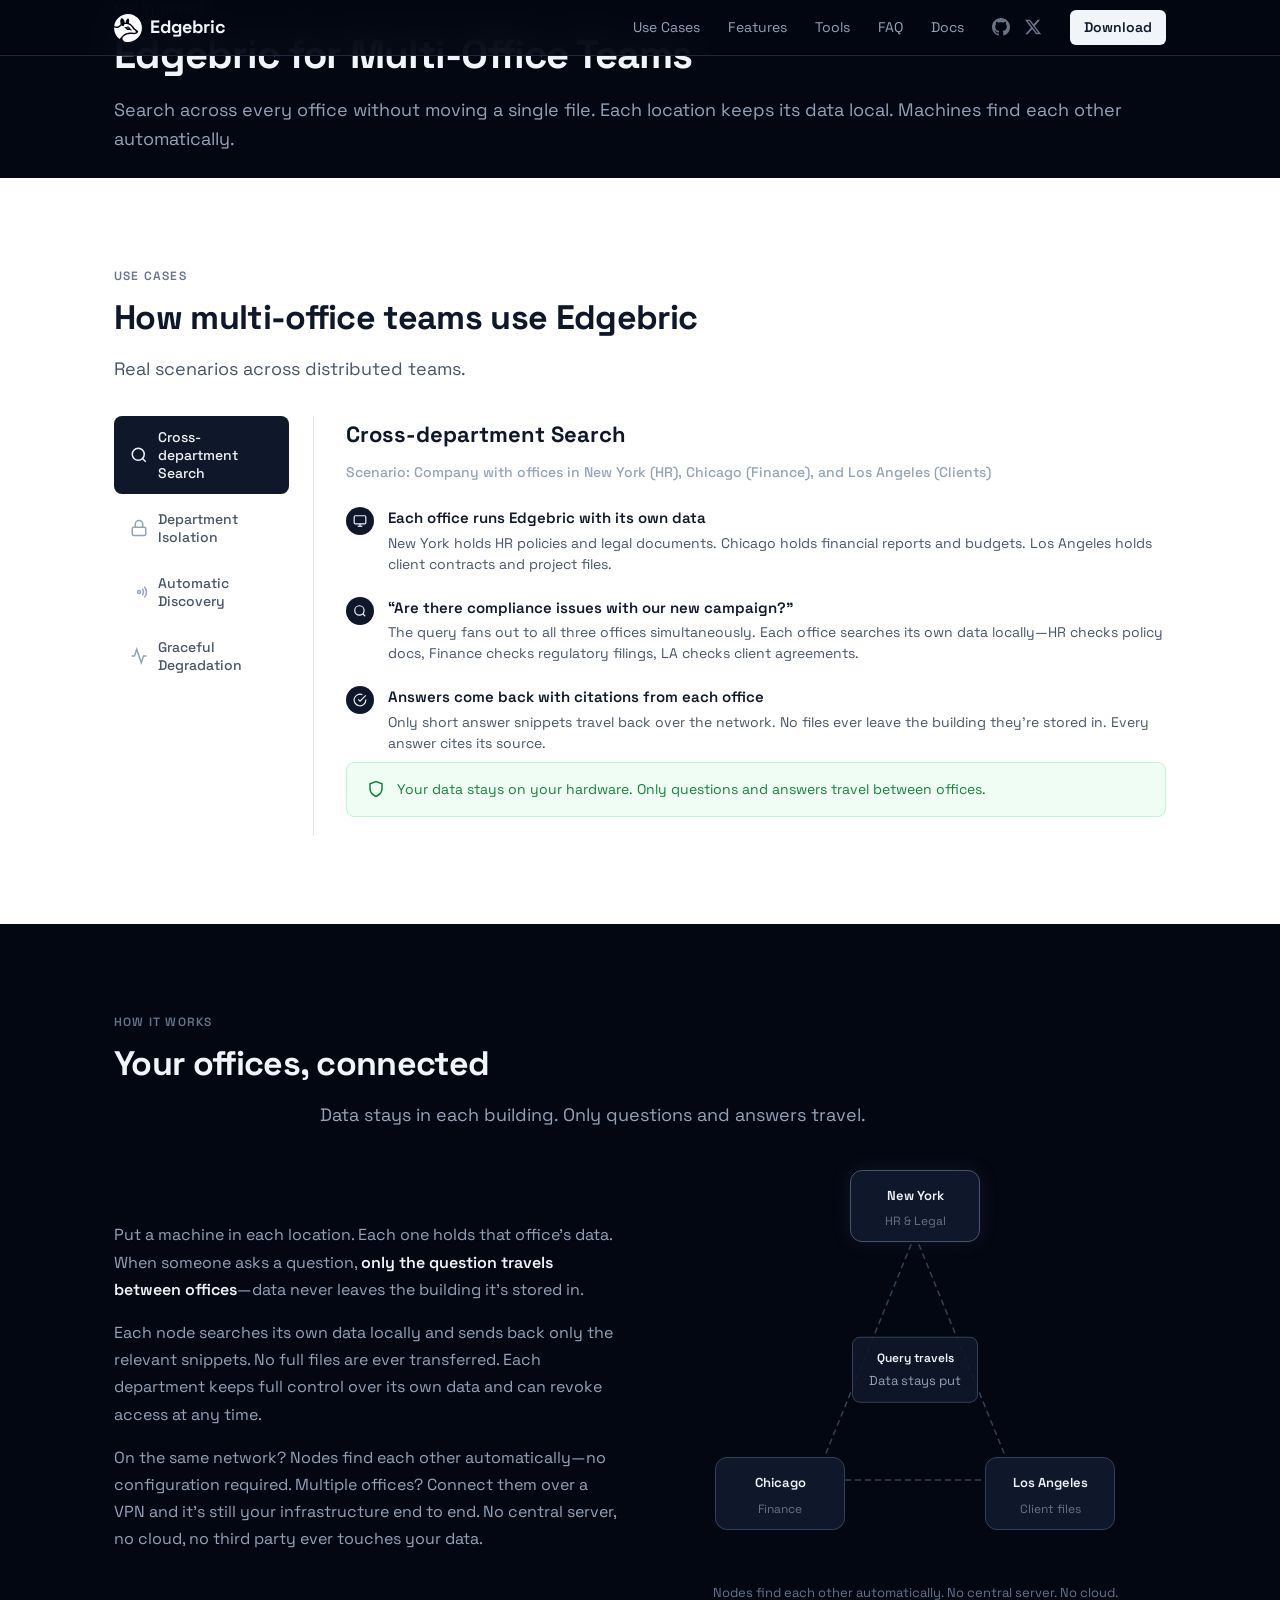
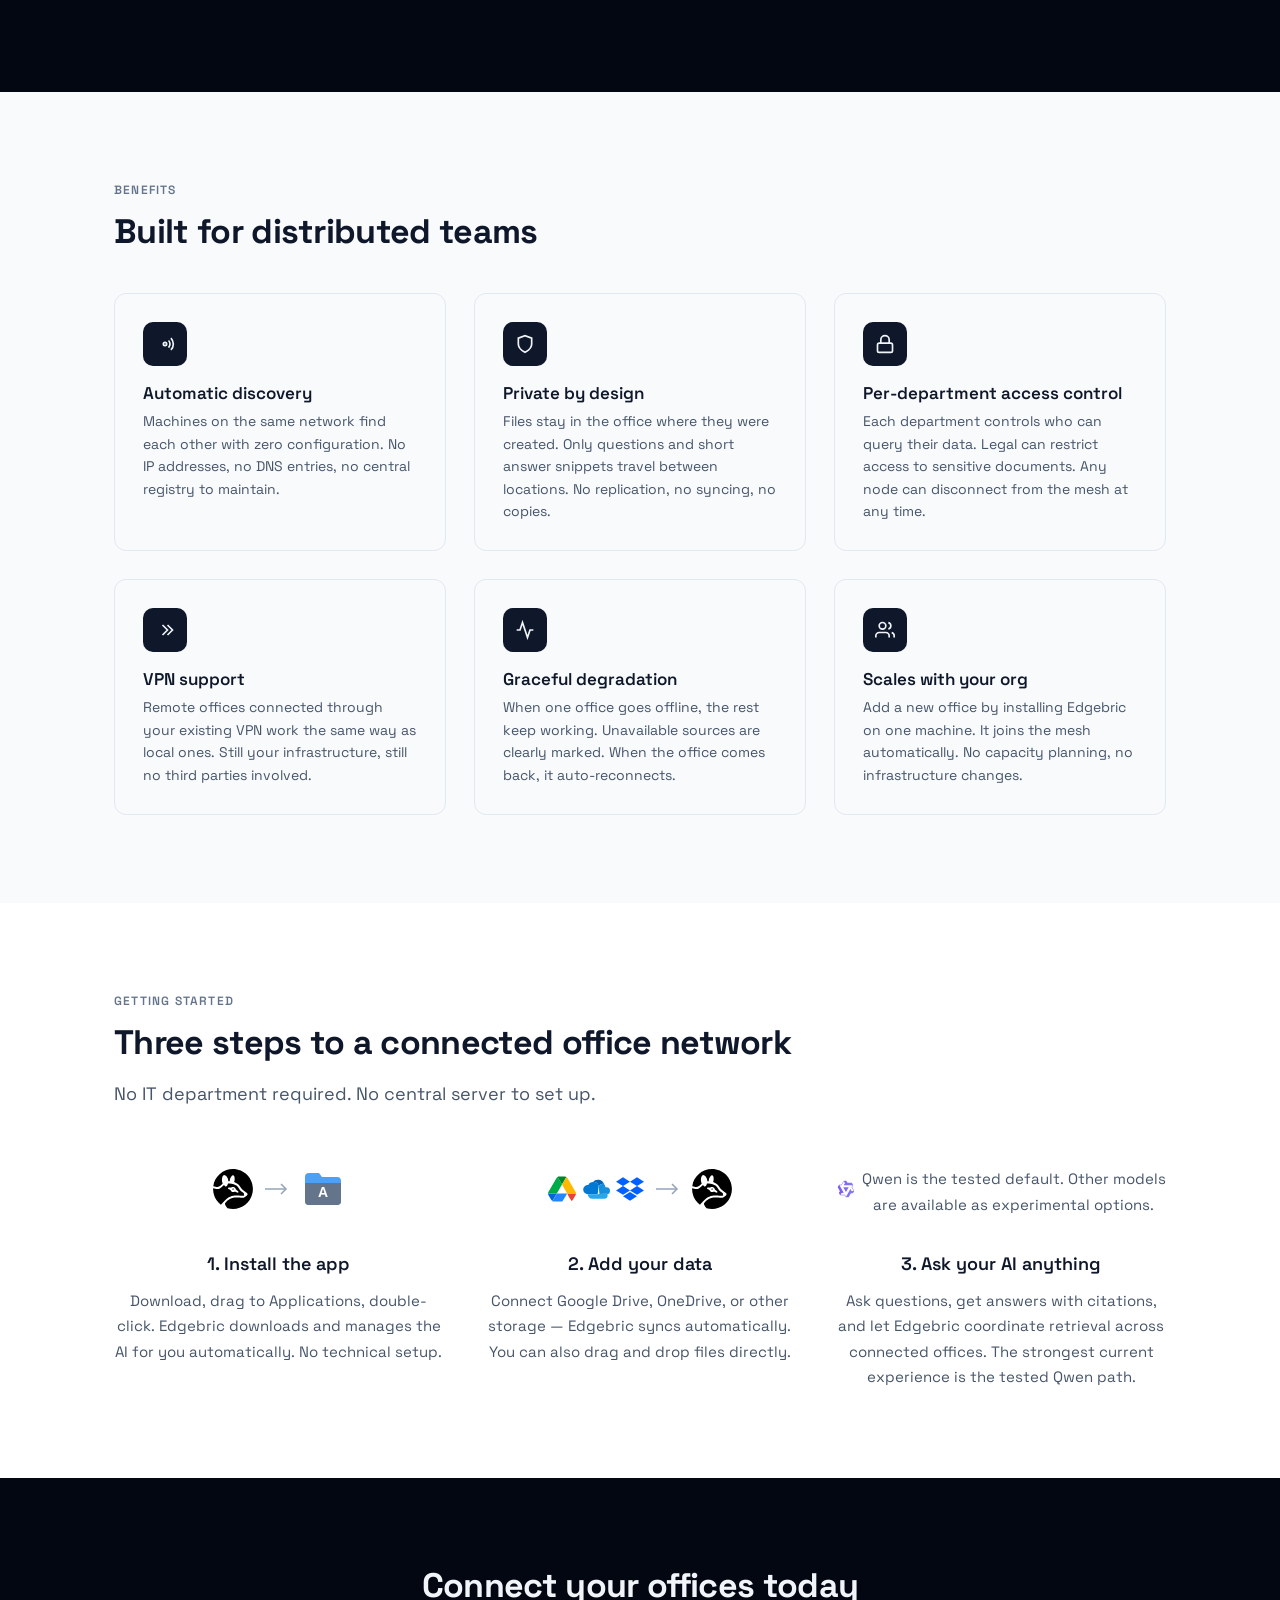
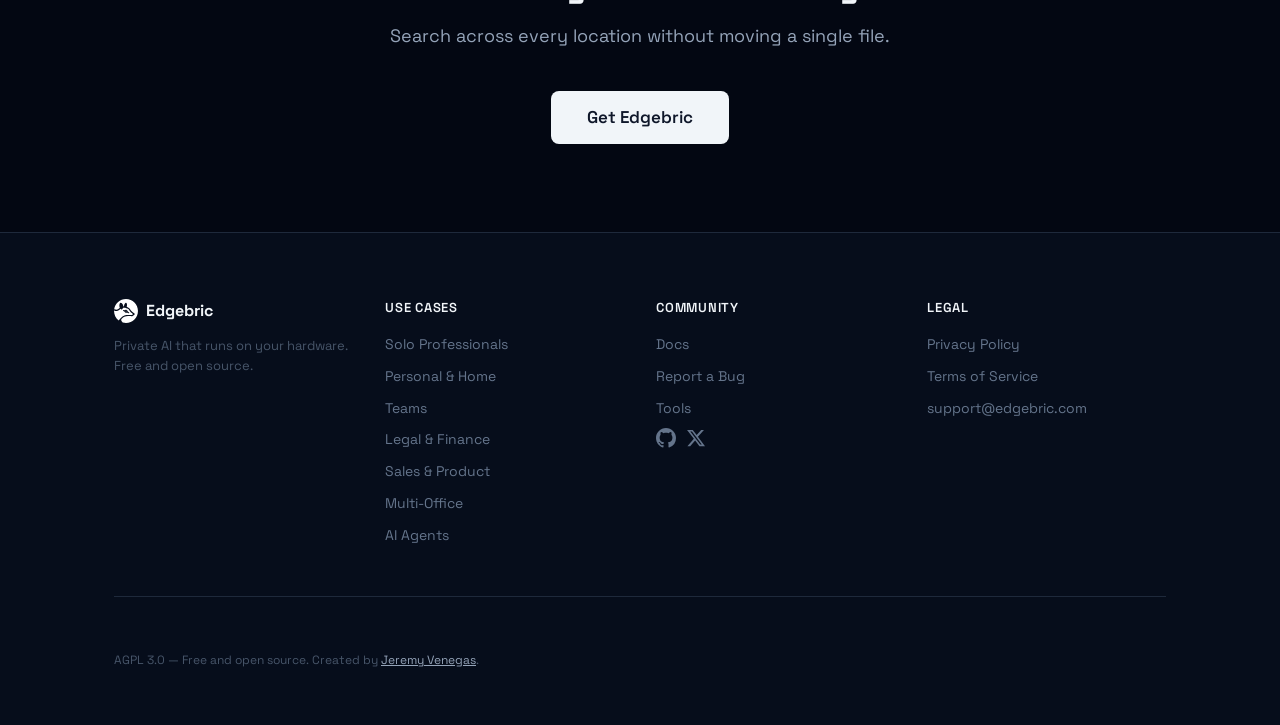
<file: use-cases/multi-office.html>
<!DOCTYPE html>
<html lang="en">
<head>
  <meta charset="UTF-8">
  <meta name="viewport" content="width=device-width, initial-scale=1.0">
  <title>Edgebric for Multi-Office Teams &mdash; Search Across Offices Without Moving Files</title>
  <meta name="description" content="Search across every office without moving a single file. Each location keeps its data local. Machines find each other automatically.">
  <link rel="icon" type="image/svg+xml" href="../assets/favicon.svg">
  <link rel="icon" type="image/png" sizes="32x32" href="../assets/favicon-32.png">
  <link rel="apple-touch-icon" href="../assets/apple-touch-icon.png">
  <meta property="og:type" content="website">
  <meta property="og:title" content="Edgebric for Multi-Office Teams — Mesh Networking">
  <meta property="og:description" content="Search across every office without moving a single file. Each location keeps its data local.">
  <meta property="og:image" content="https://edgebric.com/assets/og-image.png">
  <meta property="og:url" content="https://edgebric.com/use-cases/multi-office.html">
  <meta name="twitter:card" content="summary_large_image">
  <meta name="twitter:title" content="Edgebric Mesh — Multi-Office AI Search">
  <meta name="twitter:description" content="Search across every office without moving a single file. Each location keeps its data local.">
  <meta name="twitter:image" content="https://edgebric.com/assets/og-image.png">
  <link rel="preconnect" href="https://fonts.googleapis.com">
  <link rel="preconnect" href="https://fonts.gstatic.com" crossorigin>
  <link href="https://fonts.googleapis.com/css2?family=Space+Grotesk:wght@400;500;600;700&display=swap" rel="stylesheet">
  <link rel="stylesheet" href="../css/style.css">
</head>
<body>

<div id="site-header"></div>
<script src="../js/components.js"></script>

<!-- ─── Hero (dark) ────────────────────────────────────── -->
<header class="dark hero">
  <div class="wrap">
    <p class="label">Multi-office</p>
    <h1>Edgebric for Multi-Office Teams</h1>
    <p class="hero-sub">Search across every office without moving a single file. Each location keeps its data local. Machines find each other automatically.</p>
  </div>
</header>

<!-- ─── Use Cases (light) ──────────────────────────────── -->
<section class="light" id="use-cases">
  <div class="wrap">
    <p class="label">Use cases</p>
    <h2>How multi-office teams use Edgebric</h2>
    <p class="sub">Real scenarios across distributed teams.</p>
    <div class="uc-showcase">
      <div class="uc-nav">
        <button class="uc-nav-btn active" data-story="cross-dept">
          <svg width="18" height="18" viewBox="0 0 24 24" fill="none" stroke="currentColor" stroke-width="2"><circle cx="11" cy="11" r="8"/><line x1="21" y1="21" x2="16.65" y2="16.65"/></svg>
          Cross-department Search
        </button>
        <button class="uc-nav-btn" data-story="isolation">
          <svg width="18" height="18" viewBox="0 0 24 24" fill="none" stroke="currentColor" stroke-width="2"><rect x="3" y="11" width="18" height="11" rx="2" ry="2"/><path d="M7 11V7a5 5 0 0 1 10 0v4"/></svg>
          Department Isolation
        </button>
        <button class="uc-nav-btn" data-story="discovery">
          <svg width="18" height="18" viewBox="0 0 24 24" fill="none" stroke="currentColor" stroke-width="2"><circle cx="12" cy="12" r="2"/><path d="M16.24 7.76a6 6 0 0 1 0 8.49"/><path d="M19.07 4.93a10 10 0 0 1 0 14.14"/></svg>
          Automatic Discovery
        </button>
        <button class="uc-nav-btn" data-story="degradation">
          <svg width="18" height="18" viewBox="0 0 24 24" fill="none" stroke="currentColor" stroke-width="2"><path d="M22 12h-4l-3 9L9 3l-3 9H2"/></svg>
          Graceful Degradation
        </button>
      </div>
      <div class="uc-content">

        <div class="uc-story active" id="story-cross-dept">
          <h3>Cross-department Search</h3>
          <p class="uc-persona">Scenario: Company with offices in New York (HR), Chicago (Finance), and Los Angeles (Clients)</p>
          <div class="uc-story-body">
            <div class="uc-step-item"><div class="uc-step-ico"><svg width="14" height="14" viewBox="0 0 24 24" fill="none" stroke="currentColor" stroke-width="2"><rect x="2" y="3" width="20" height="14" rx="2"/><line x1="8" y1="21" x2="16" y2="21"/><line x1="12" y1="17" x2="12" y2="21"/></svg></div><div><h4>Each office runs Edgebric with its own data</h4><p>New York holds HR policies and legal documents. Chicago holds financial reports and budgets. Los Angeles holds client contracts and project files.</p></div></div>
            <div class="uc-step-item"><div class="uc-step-ico"><svg width="14" height="14" viewBox="0 0 24 24" fill="none" stroke="currentColor" stroke-width="2"><circle cx="11" cy="11" r="8"/><line x1="21" y1="21" x2="16.65" y2="16.65"/></svg></div><div><h4>&ldquo;Are there compliance issues with our new campaign?&rdquo;</h4><p>The query fans out to all three offices simultaneously. Each office searches its own data locally&mdash;HR checks policy docs, Finance checks regulatory filings, LA checks client agreements.</p></div></div>
            <div class="uc-step-item"><div class="uc-step-ico"><svg width="14" height="14" viewBox="0 0 24 24" fill="none" stroke="currentColor" stroke-width="2"><path d="M22 11.08V12a10 10 0 1 1-5.93-9.14"/><polyline points="22 4 12 14.01 9 11.01"/></svg></div><div><h4>Answers come back with citations from each office</h4><p>Only short answer snippets travel back over the network. No files ever leave the building they&rsquo;re stored in. Every answer cites its source.</p></div></div>
          </div>
          <div class="uc-highlight"><svg width="18" height="18" viewBox="0 0 24 24" fill="none" stroke="#15803d" stroke-width="2"><path d="M12 22s8-4 8-10V5l-8-3-8 3v7c0 6 8 10 8 10z"/></svg><p>Your data stays on your hardware. Only questions and answers travel between offices.</p></div>
        </div>

        <div class="uc-story" id="story-isolation">
          <h3>Department Isolation</h3>
          <p class="uc-persona">Scenario: Legal department with sensitive documents alongside other departments</p>
          <div class="uc-story-body">
            <div class="uc-step-item"><div class="uc-step-ico"><svg width="14" height="14" viewBox="0 0 24 24" fill="none" stroke="currentColor" stroke-width="2"><rect x="3" y="11" width="18" height="11" rx="2" ry="2"/><path d="M7 11V7a5 5 0 0 1 10 0v4"/></svg></div><div><h4>Legal keeps sensitive data on their own machine</h4><p>Privileged communications, contracts under review, and pending litigation files live exclusively on Legal&rsquo;s Edgebric node. No copies exist anywhere else.</p></div></div>
            <div class="uc-step-item"><div class="uc-step-ico"><svg width="14" height="14" viewBox="0 0 24 24" fill="none" stroke="currentColor" stroke-width="2"><circle cx="11" cy="11" r="8"/><line x1="21" y1="21" x2="16.65" y2="16.65"/></svg></div><div><h4>Other departments can query but never download</h4><p>Sales asks &ldquo;Does our standard contract cover data residency in the EU?&rdquo; and gets an answer. But they never see the contract itself&mdash;only the relevant excerpt.</p></div></div>
            <div class="uc-step-item"><div class="uc-step-ico"><svg width="14" height="14" viewBox="0 0 24 24" fill="none" stroke="currentColor" stroke-width="2"><path d="M12 22s8-4 8-10V5l-8-3-8 3v7c0 6 8 10 8 10z"/></svg></div><div><h4>Legal can revoke access at any time</h4><p>If a matter becomes sensitive, Legal disconnects their node from the mesh with one click. No files to recall, no permissions to audit across servers.</p></div></div>
          </div>
          <div class="uc-highlight"><svg width="18" height="18" viewBox="0 0 24 24" fill="none" stroke="#15803d" stroke-width="2"><path d="M12 22s8-4 8-10V5l-8-3-8 3v7c0 6 8 10 8 10z"/></svg><p>Isolation enforced by physics, not just permissions. Vault Mode adds another layer&mdash;encrypted data sources that are completely invisible to the mesh.</p></div>
        </div>

        <div class="uc-story" id="story-discovery">
          <h3>Automatic Discovery</h3>
          <p class="uc-persona">Scenario: Setting up Edgebric across multiple locations</p>
          <div class="uc-story-body">
            <div class="uc-step-item"><div class="uc-step-ico"><svg width="14" height="14" viewBox="0 0 24 24" fill="none" stroke="currentColor" stroke-width="2"><path d="M21 15v4a2 2 0 0 1-2 2H5a2 2 0 0 1-2-2v-4"/><polyline points="17 8 12 3 7 8"/><line x1="12" y1="3" x2="12" y2="15"/></svg></div><div><h4>Install Edgebric on each machine</h4><p>Download, install, and add your local data. Each machine is independent and fully functional on its own.</p></div></div>
            <div class="uc-step-item"><div class="uc-step-ico"><svg width="14" height="14" viewBox="0 0 24 24" fill="none" stroke="currentColor" stroke-width="2"><circle cx="12" cy="12" r="2"/><path d="M16.24 7.76a6 6 0 0 1 0 8.49"/><path d="M19.07 4.93a10 10 0 0 1 0 14.14"/></svg></div><div><h4>Put machines on the same network&mdash;they find each other</h4><p>Zero configuration. No IP addresses to type. No DNS entries to create. Edgebric uses automatic discovery to locate other nodes on the network.</p></div></div>
            <div class="uc-step-item"><div class="uc-step-ico"><svg width="14" height="14" viewBox="0 0 24 24" fill="none" stroke="currentColor" stroke-width="2"><path d="M9 18l6-6-6-6"/></svg></div><div><h4>Remote offices? Connect over your existing VPN</h4><p>If your offices already share a VPN, Edgebric nodes discover each other across it. Still your infrastructure, still no third parties.</p></div></div>
          </div>
          <div class="uc-highlight"><svg width="18" height="18" viewBox="0 0 24 24" fill="none" stroke="#15803d" stroke-width="2"><circle cx="12" cy="12" r="3"/><path d="M19.4 15a1.65 1.65 0 0 0 .33 1.82l.06.06a2 2 0 0 1-2.83 2.83l-.06-.06a1.65 1.65 0 0 0-1.82-.33 1.65 1.65 0 0 0-1 1.51V21a2 2 0 0 1-4 0v-.09A1.65 1.65 0 0 0 9 19.4a1.65 1.65 0 0 0-1.82.33l-.06.06a2 2 0 0 1-2.83-2.83l.06-.06A1.65 1.65 0 0 0 4.68 15a1.65 1.65 0 0 0-1.51-1H3a2 2 0 0 1 0-4h.09A1.65 1.65 0 0 0 4.6 9a1.65 1.65 0 0 0-.33-1.82l-.06-.06a2 2 0 0 1 2.83-2.83l.06.06A1.65 1.65 0 0 0 9 4.68a1.65 1.65 0 0 0 1-1.51V3a2 2 0 0 1 4 0v.09a1.65 1.65 0 0 0 1 1.51 1.65 1.65 0 0 0 1.82-.33l.06-.06a2 2 0 0 1 2.83 2.83l-.06.06A1.65 1.65 0 0 0 19.4 9a1.65 1.65 0 0 0 1.51 1H21a2 2 0 0 1 0 4h-.09a1.65 1.65 0 0 0-1.51 1z"/></svg><p>No IP addresses to configure. No central server to maintain.</p></div>
        </div>

        <div class="uc-story" id="story-degradation">
          <h3>Graceful Degradation</h3>
          <p class="uc-persona">Scenario: One office loses connectivity during a workday</p>
          <div class="uc-story-body">
            <div class="uc-step-item"><div class="uc-step-ico"><svg width="14" height="14" viewBox="0 0 24 24" fill="none" stroke="currentColor" stroke-width="2"><line x1="1" y1="1" x2="23" y2="23"/><path d="M16.72 11.06A10.94 10.94 0 0 1 19 12.55"/><path d="M5 12.55a10.94 10.94 0 0 1 5.17-2.39"/><path d="M10.71 5.05A16 16 0 0 1 22.56 9"/><path d="M1.42 9a15.91 15.91 0 0 1 4.7-2.88"/><path d="M8.53 16.11a6 6 0 0 1 6.95 0"/><line x1="12" y1="20" x2="12.01" y2="20"/></svg></div><div><h4>Chicago office goes offline</h4><p>Network outage, power issue, or planned maintenance. The Chicago Edgebric node becomes unreachable.</p></div></div>
            <div class="uc-step-item"><div class="uc-step-ico"><svg width="14" height="14" viewBox="0 0 24 24" fill="none" stroke="currentColor" stroke-width="2"><path d="M22 11.08V12a10 10 0 1 1-5.93-9.14"/><polyline points="22 4 12 14.01 9 11.01"/></svg></div><div><h4>Queries to remaining offices still work</h4><p>New York and Los Angeles continue answering questions normally. Chicago&rsquo;s data sources are marked as unavailable in results&mdash;you know what you&rsquo;re missing.</p></div></div>
            <div class="uc-step-item"><div class="uc-step-ico"><svg width="14" height="14" viewBox="0 0 24 24" fill="none" stroke="currentColor" stroke-width="2"><circle cx="12" cy="12" r="2"/><path d="M16.24 7.76a6 6 0 0 1 0 8.49"/><path d="M19.07 4.93a10 10 0 0 1 0 14.14"/></svg></div><div><h4>Chicago comes back&mdash;auto-reconnects</h4><p>When the office is back online, its node rejoins the mesh automatically. No manual intervention. No data was lost because nothing was ever replicated.</p></div></div>
          </div>
          <div class="uc-highlight"><svg width="18" height="18" viewBox="0 0 24 24" fill="none" stroke="#15803d" stroke-width="2"><path d="M22 12h-4l-3 9L9 3l-3 9H2"/></svg><p>The network adapts. No single point of failure.</p></div>
        </div>

      </div>
    </div>
  </div>
</section>

<!-- ─── Mesh Visualization (dark) ──────────────────────── -->
<section class="dark" id="mesh">
  <div class="wrap">
    <p class="label">How it works</p>
    <h2>Your offices, connected</h2>
    <p class="sub muted center-sub">Data stays in each building. Only questions and answers travel.</p>
    <div class="mesh mt2">
      <div class="mesh-text">
        <p>Put a machine in each location. Each one holds that office&rsquo;s data. When someone asks a question, <strong>only the question travels between offices</strong>&mdash;data never leaves the building it&rsquo;s stored in.</p>
        <p>Each node searches its own data locally and sends back only the relevant snippets. No full files are ever transferred. Each department keeps full control over its own data and can revoke access at any time.</p>
        <p>On the same network? Nodes find each other automatically&mdash;no configuration required. Multiple offices? Connect them over a VPN and it&rsquo;s still your infrastructure end to end. No central server, no cloud, no third party ever touches your data.</p>
      </div>
      <div>
        <div class="mesh-viz">
          <svg class="mesh-lines" viewBox="0 0 400 400" preserveAspectRatio="xMidYMid meet">
            <line x1="200" y1="65" x2="100" y2="310" class="pulse"/>
            <line x1="200" y1="65" x2="300" y2="310" class="pulse" style="animation-delay:.5s"/>
            <line x1="100" y1="310" x2="300" y2="310" class="pulse" style="animation-delay:1s"/>
          </svg>
          <div class="mesh-node primary mesh-node--hq">
            New York
            <small>HR &amp; Legal</small>
          </div>
          <div class="mesh-node mesh-node--b">
            Chicago
            <small>Finance</small>
          </div>
          <div class="mesh-node mesh-node--c">
            Los Angeles
            <small>Client files</small>
          </div>
          <div class="mesh-query">
            <strong>Query travels</strong>
            Data stays put
          </div>
        </div>
        <p class="mesh-cap">Nodes find each other automatically. No central server. No cloud.</p>
      </div>
    </div>
  </div>
</section>

<!-- ─── Features (light-alt) ───────────────────────────── -->
<section class="light-alt" id="features">
  <div class="wrap">
    <p class="label">Benefits</p>
    <h2>Built for distributed teams</h2>
    <div class="benefits-grid mt2">
      <div class="benefit">
        <div class="benefit-ico"><svg width="20" height="20" viewBox="0 0 24 24" fill="none" stroke="currentColor" stroke-width="2"><circle cx="12" cy="12" r="2"/><path d="M16.24 7.76a6 6 0 0 1 0 8.49"/><path d="M19.07 4.93a10 10 0 0 1 0 14.14"/></svg></div>
        <h4>Automatic discovery</h4>
        <p>Machines on the same network find each other with zero configuration. No IP addresses, no DNS entries, no central registry to maintain.</p>
      </div>
      <div class="benefit">
        <div class="benefit-ico"><svg width="20" height="20" viewBox="0 0 24 24" fill="none" stroke="currentColor" stroke-width="2"><path d="M12 22s8-4 8-10V5l-8-3-8 3v7c0 6 8 10 8 10z"/></svg></div>
        <h4>Private by design</h4>
        <p>Files stay in the office where they were created. Only questions and short answer snippets travel between locations. No replication, no syncing, no copies.</p>
      </div>
      <div class="benefit">
        <div class="benefit-ico"><svg width="20" height="20" viewBox="0 0 24 24" fill="none" stroke="currentColor" stroke-width="2"><rect x="3" y="11" width="18" height="11" rx="2" ry="2"/><path d="M7 11V7a5 5 0 0 1 10 0v4"/></svg></div>
        <h4>Per-department access control</h4>
        <p>Each department controls who can query their data. Legal can restrict access to sensitive documents. Any node can disconnect from the mesh at any time.</p>
      </div>
      <div class="benefit">
        <div class="benefit-ico"><svg width="20" height="20" viewBox="0 0 24 24" fill="none" stroke="currentColor" stroke-width="2"><path d="M9 18l6-6-6-6"/><path d="M15 18l6-6-6-6"/></svg></div>
        <h4>VPN support</h4>
        <p>Remote offices connected through your existing VPN work the same way as local ones. Still your infrastructure, still no third parties involved.</p>
      </div>
      <div class="benefit">
        <div class="benefit-ico"><svg width="20" height="20" viewBox="0 0 24 24" fill="none" stroke="currentColor" stroke-width="2"><path d="M22 12h-4l-3 9L9 3l-3 9H2"/></svg></div>
        <h4>Graceful degradation</h4>
        <p>When one office goes offline, the rest keep working. Unavailable sources are clearly marked. When the office comes back, it auto-reconnects.</p>
      </div>
      <div class="benefit">
        <div class="benefit-ico"><svg width="20" height="20" viewBox="0 0 24 24" fill="none" stroke="currentColor" stroke-width="2"><path d="M17 21v-2a4 4 0 0 0-4-4H5a4 4 0 0 0-4 4v2"/><circle cx="9" cy="7" r="4"/><path d="M23 21v-2a4 4 0 0 0-3-3.87"/><path d="M16 3.13a4 4 0 0 1 0 7.75"/></svg></div>
        <h4>Scales with your org</h4>
        <p>Add a new office by installing Edgebric on one machine. It joins the mesh automatically. No capacity planning, no infrastructure changes.</p>
      </div>
    </div>
  </div>
</section>

<!-- ─── Getting Started (light) ────────────────────────── -->
<section class="light" id="getting-started">
  <div class="wrap">
    <p class="label">Getting started</p>
    <h2>Three steps to a connected office network</h2>
    <p class="sub">No IT department required. No central server to set up.</p>
    <div class="steps mt2">
      <div class="step">
        <div class="step-visual">
          <div class="step-icons">
            <img src="../assets/circle-logo-black.svg" alt="" width="40" height="40" class="step-icon-img">
            <svg width="32" height="24" viewBox="0 0 32 24" fill="none"><path d="M4 12h20" stroke="#94a3b8" stroke-width="1.5"/><path d="M20 7l5 5-5 5" stroke="#94a3b8" stroke-width="1.5" fill="none"/></svg>
            <svg width="44" height="40" viewBox="0 0 44 40" fill="none">
              <path d="M4 8a4 4 0 0 1 4-4h10l3 4h15a4 4 0 0 1 4 4v20a4 4 0 0 1-4 4H8a4 4 0 0 1-4-4V8z" fill="#4ca1f7"/>
              <path d="M4 14h36v18a4 4 0 0 1-4 4H8a4 4 0 0 1-4-4V14z" fill="#64748b"/>
              <text x="22" y="28" text-anchor="middle" font-size="14" font-weight="700" fill="#fff" font-family="sans-serif">A</text>
            </svg>
          </div>
        </div>
        <h3>1. Install the app</h3>
        <p>Download, drag to Applications, double-click. Edgebric downloads and manages the AI for you automatically. No technical setup.</p>
      </div>
      <div class="step">
        <div class="step-visual">
          <div class="step-icons">
            <div class="step-icon-stack">
              <svg width="28" height="28" viewBox="0 0 87.3 78"><path d="M6.6 66.85l3.85 6.65c.8 1.4 1.95 2.5 3.3 3.3l13.75-23.8H0c0 1.55.4 3.1 1.2 4.5l5.4 9.35z" fill="#0066DA"/><path d="M43.65 25.15L29.9 1.35c-1.35.8-2.5 1.9-3.3 3.3l-25.4 44a9.06 9.06 0 0 0-1.2 4.5h27.5l16.15-28z" fill="#00AC47"/><path d="M73.55 76.8c1.35-.8 2.5-1.9 3.3-3.3l1.6-2.75L86.1 57.7c.8-1.4 1.2-2.95 1.2-4.5H59.8l6.1 11.8 7.65 11.8z" fill="#EA4335"/><path d="M43.65 25.15L57.4 1.35a9.39 9.39 0 0 0-4.5-1.35H34.4c-1.6 0-3.15.45-4.5 1.35l13.75 23.8z" fill="#00832D"/><path d="M59.8 53.15h-32.3L13.75 76.95c1.35.8 2.9 1.25 4.5 1.25h22.5c1.6 0 3.15-.45 4.5-1.25l14.55-23.8z" fill="#2684FC"/><path d="M73.4 26.5l-12.7-22c-.8-1.4-1.95-2.5-3.3-3.3L43.65 25.15l16.15 28h27.45c0-1.55-.4-3.1-1.2-4.5L73.4 26.5z" fill="#FFBA00"/></svg>
              <svg width="28" height="28" viewBox="0 0 24 24"><path d="M14.22 9.59c.46-.79 1.17-1.4 2.03-1.73a3.98 3.98 0 0 1 2.66-.05A5.49 5.49 0 0 0 9.4 6.1a4.46 4.46 0 0 1 4.82 3.49z" fill="#0364B8"/><path d="M14.22 9.59A4.46 4.46 0 0 0 9.4 6.1a4.47 4.47 0 0 0-3.99 2.47A3.97 3.97 0 0 0 1 12.48a3.97 3.97 0 0 0 3.97 3.97h8.46l.79-6.86z" fill="#0078D4"/><path d="M18.91 7.81a3.98 3.98 0 0 0-2.66.05 3.98 3.98 0 0 0-2.03 1.73l.79 6.86h5.96A3.01 3.01 0 0 0 24 13.44a3.01 3.01 0 0 0-3.01-3.01 2.96 2.96 0 0 0-.76.1l-.14-.04a3.98 3.98 0 0 0-1.18-2.68z" fill="#1490DF"/><path d="M13.43 16.45H4.97A3.97 3.97 0 0 0 8.94 20.42h10.03A3.01 3.01 0 0 0 22 17.41a3.01 3.01 0 0 0-1.03-2.27l-7.54 1.31z" fill="#28A8EA"/></svg>
              <svg width="28" height="28" viewBox="0 0 24 24"><path d="M6 2l6 3.75L6 9.5 0 5.75zm12 0l6 3.75-6 3.75-6-3.75zM0 13.25L6 9.5l6 3.75L6 17zm18-3.75l6 3.75-6 3.75-6-3.75zM6 18.25l6-3.75 6 3.75-6 3.75z" fill="#0061FF"/></svg>
            </div>
            <svg width="32" height="24" viewBox="0 0 32 24" fill="none"><path d="M4 12h20" stroke="#94a3b8" stroke-width="1.5"/><path d="M20 7l5 5-5 5" stroke="#94a3b8" stroke-width="1.5" fill="none"/></svg>
            <img src="../assets/circle-logo-black.svg" alt="" width="40" height="40" class="step-icon-img">
          </div>
        </div>
        <h3>2. Add your data</h3>
        <p>Connect Google Drive, OneDrive, or other storage — Edgebric syncs automatically. You can also drag and drop files directly.</p>
      </div>
      <div class="step">
        <div class="step-visual">
          <div class="step-icon-row">
            <img src="../assets/logos/qwen-color.svg" alt="Qwen" width="36" height="36" class="step-icon-img">
          </div>
          <p class="step-more">Qwen is the tested default. Other models are available as experimental options.</p>
        </div>
        <h3>3. Ask your AI anything</h3>
        <p>Ask questions, get answers with citations, and let Edgebric coordinate retrieval across connected offices. The strongest current experience is the tested Qwen path.</p>
      </div>
    </div>
  </div>
</section>

<!-- ─── CTA (dark) ─────────────────────────────────────── -->
<section class="dark tc" id="cta">
  <div class="wrap narrow">
    <h2>Connect your offices today</h2>
    <p class="sub muted center-sub">Search across every location without moving a single file.</p>
    <a href="../index.html#pricing" class="btn mt2">Get Edgebric</a>
  </div>
</section>

<div id="site-footer"></div>

<script src="../js/main.js"></script>
<script>
  // Feather icon replacement (if feather is loaded)
  if (typeof feather !== 'undefined') feather.replace();
</script>
</body>
</html>
</file>
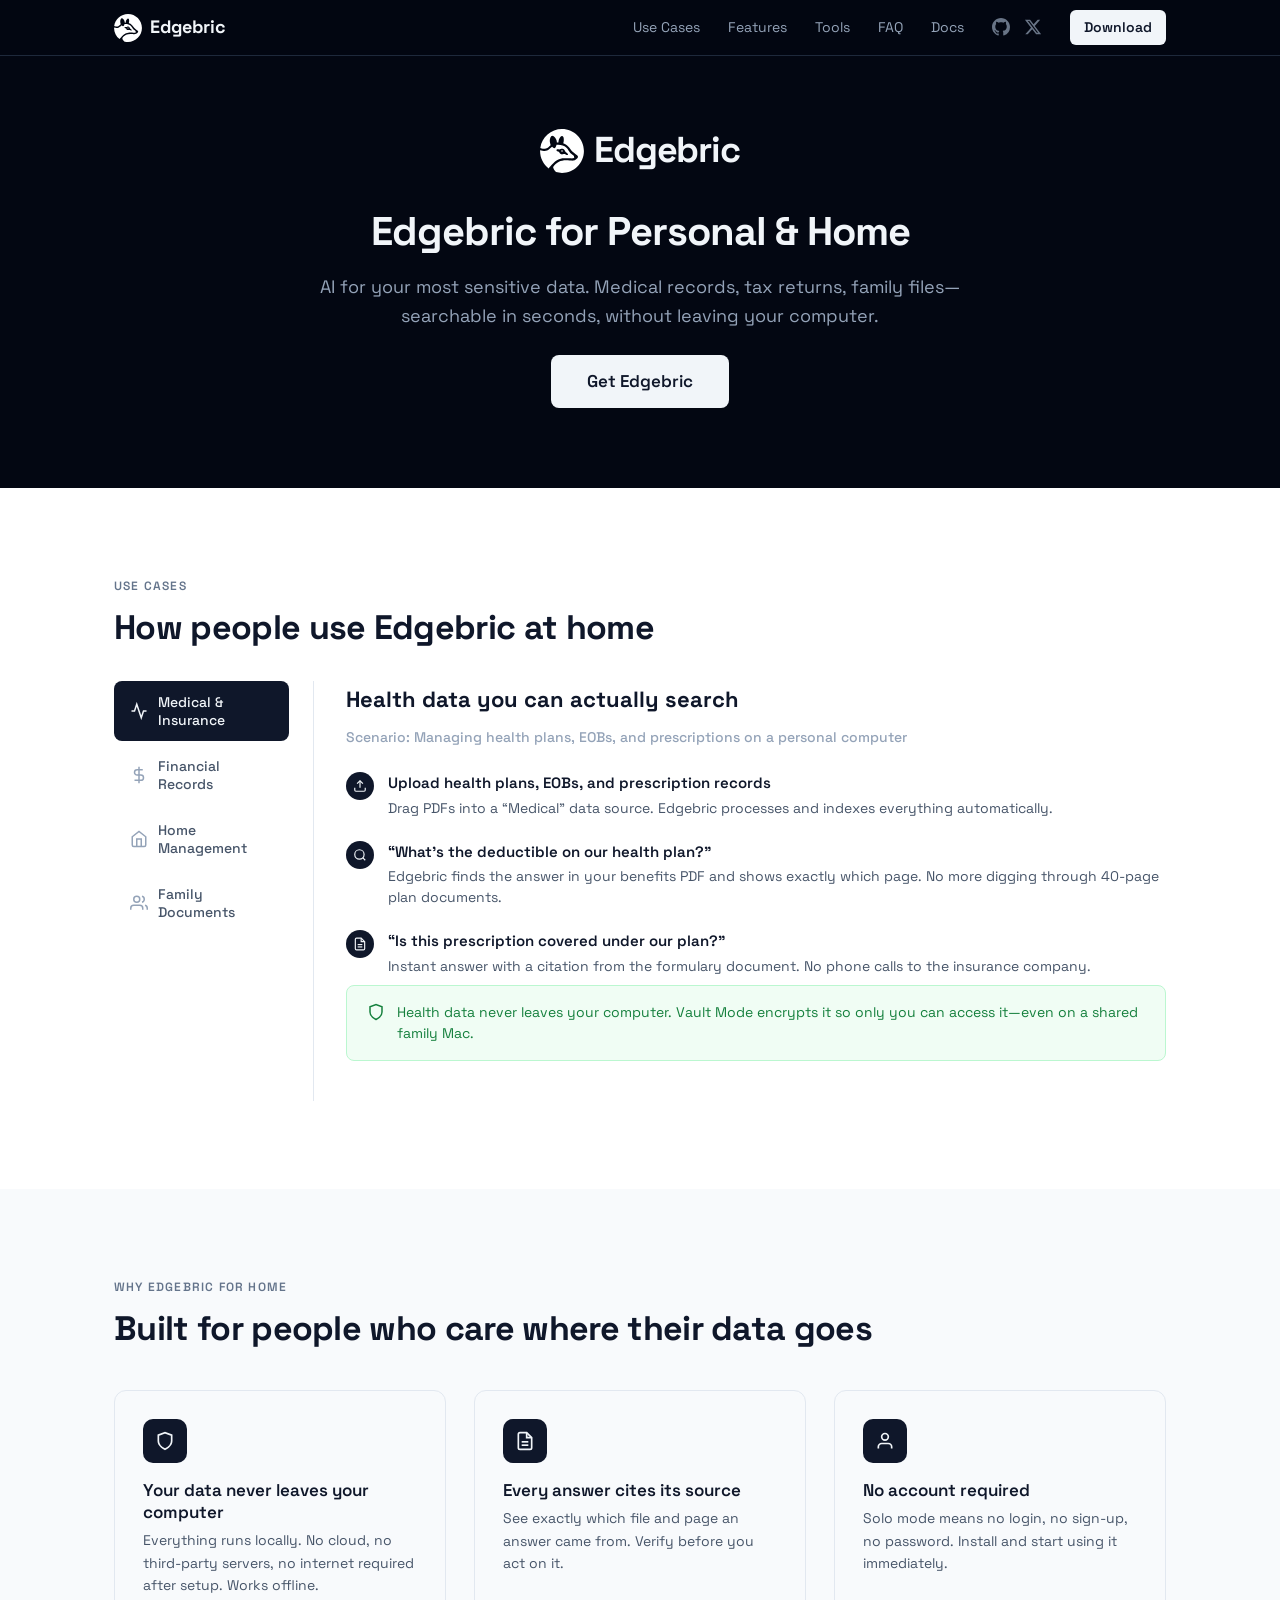
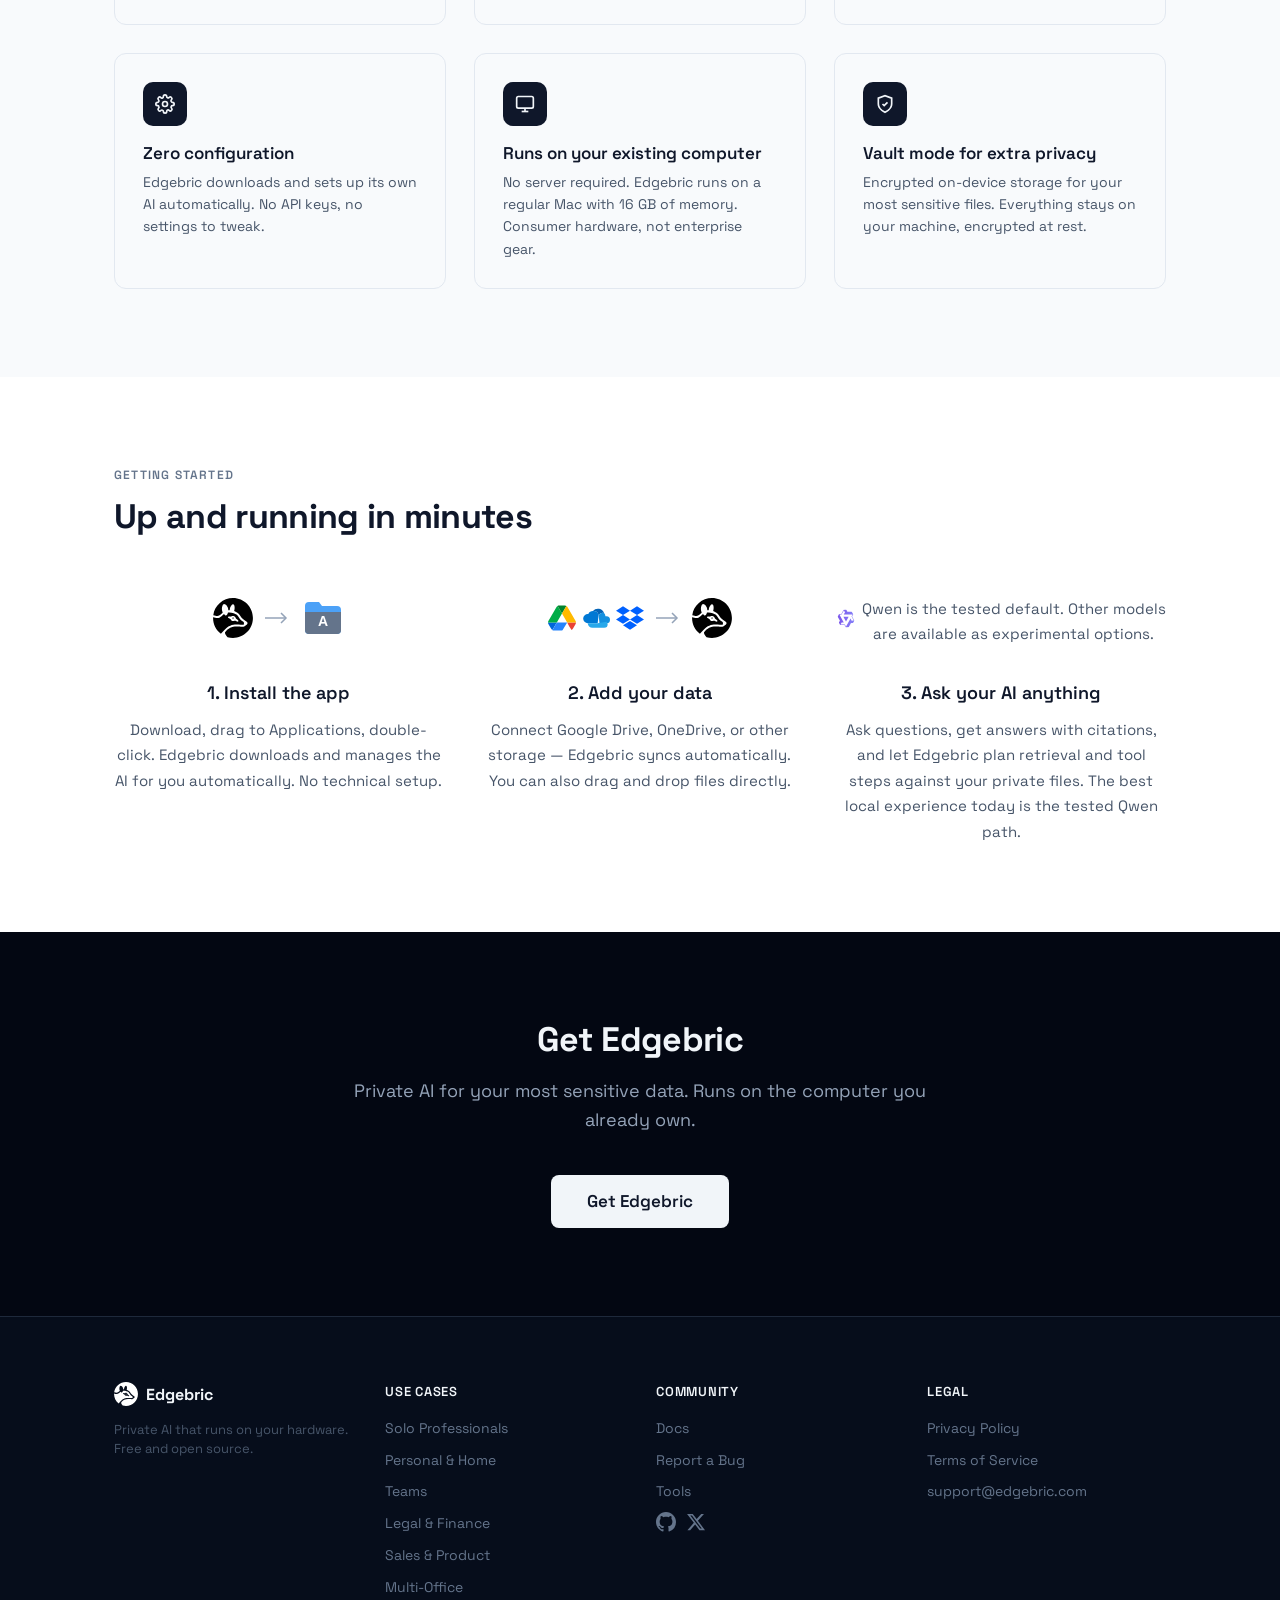
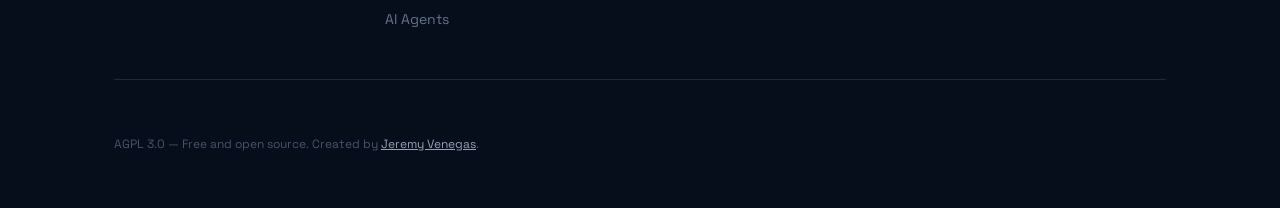
<file: use-cases/personal.html>
<!DOCTYPE html>
<html lang="en">
<head>
  <meta charset="UTF-8">
  <meta name="viewport" content="width=device-width, initial-scale=1.0">
  <title>Edgebric for Personal &amp; Home &mdash; Private AI for Your Most Sensitive Data</title>
  <meta name="description" content="AI for medical records, tax returns, and family files. Searchable in seconds, without leaving your computer.">
  <link rel="icon" type="image/svg+xml" href="../assets/favicon.svg">
  <link rel="icon" type="image/png" sizes="32x32" href="../assets/favicon-32.png">
  <link rel="apple-touch-icon" href="../assets/apple-touch-icon.png">
  <meta property="og:type" content="website">
  <meta property="og:title" content="Edgebric for Personal &amp; Home — Private AI for Your Most Sensitive Data">
  <meta property="og:description" content="AI for medical records, tax returns, and family files. Searchable in seconds, without leaving your computer.">
  <meta property="og:image" content="https://edgebric.com/assets/og-image.png">
  <meta property="og:url" content="https://edgebric.com/use-cases/personal.html">
  <meta name="twitter:card" content="summary_large_image">
  <meta name="twitter:title" content="Edgebric for Personal &amp; Home">
  <meta name="twitter:description" content="AI for medical records, tax returns, and family files. Searchable in seconds, without leaving your computer.">
  <meta name="twitter:image" content="https://edgebric.com/assets/og-image.png">
  <link rel="preconnect" href="https://fonts.googleapis.com">
  <link rel="preconnect" href="https://fonts.gstatic.com" crossorigin>
  <link href="https://fonts.googleapis.com/css2?family=Space+Grotesk:wght@400;500;600;700&display=swap" rel="stylesheet">
  <link rel="stylesheet" href="../css/style.css">
</head>
<body>

<div id="site-header"></div>
<script src="../js/components.js"></script>

<!-- ─── Hero (dark) ────────────────────────────────────── -->
<header class="dark hero">
  <div class="wrap">
    <div class="hero-content" style="max-width:720px;margin:0 auto;text-align:center">
      <div class="hero-logo" style="justify-content:center">
        <img src="../assets/circle-logo-white.svg" alt="" width="44" height="44">
        <span>Edgebric</span>
      </div>
      <h1>Edgebric for Personal &amp; Home</h1>
      <p class="hero-sub">AI for your most sensitive data. Medical records, tax returns, family files&mdash;searchable in seconds, without leaving your computer.</p>
      <a href="../index.html#pricing" class="btn">Get Edgebric</a>
    </div>
  </div>
</header>

<!-- ─── Use Cases (light) ──────────────────────────────── -->
<section class="light" id="use-cases">
  <div class="wrap">
    <p class="label">Use cases</p>
    <h2>How people use Edgebric at home</h2>
    <div class="uc-showcase">
      <div class="uc-nav">
        <button class="uc-nav-btn active" data-story="medical">
          <svg width="18" height="18" viewBox="0 0 24 24" fill="none" stroke="currentColor" stroke-width="2"><path d="M22 12h-4l-3 9L9 3l-3 9H2"/></svg>
          Medical &amp; Insurance
        </button>
        <button class="uc-nav-btn" data-story="financial">
          <svg width="18" height="18" viewBox="0 0 24 24" fill="none" stroke="currentColor" stroke-width="2"><line x1="12" y1="1" x2="12" y2="23"/><path d="M17 5H9.5a3.5 3.5 0 0 0 0 7h5a3.5 3.5 0 0 1 0 7H6"/></svg>
          Financial Records
        </button>
        <button class="uc-nav-btn" data-story="home">
          <svg width="18" height="18" viewBox="0 0 24 24" fill="none" stroke="currentColor" stroke-width="2"><path d="M3 9l9-7 9 7v11a2 2 0 0 1-2 2H5a2 2 0 0 1-2-2z"/><polyline points="9 22 9 12 15 12 15 22"/></svg>
          Home Management
        </button>
        <button class="uc-nav-btn" data-story="family">
          <svg width="18" height="18" viewBox="0 0 24 24" fill="none" stroke="currentColor" stroke-width="2"><path d="M17 21v-2a4 4 0 0 0-4-4H5a4 4 0 0 0-4 4v2"/><circle cx="9" cy="7" r="4"/><path d="M23 21v-2a4 4 0 0 0-3-3.87"/><path d="M16 3.13a4 4 0 0 1 0 7.75"/></svg>
          Family Documents
        </button>
      </div>
      <div class="uc-content">

        <div class="uc-story active" id="story-medical">
          <h3>Health data you can actually search</h3>
          <p class="uc-persona">Scenario: Managing health plans, EOBs, and prescriptions on a personal computer</p>
          <div class="uc-story-body">
            <div class="uc-step-item"><div class="uc-step-ico"><svg width="14" height="14" viewBox="0 0 24 24" fill="none" stroke="currentColor" stroke-width="2"><path d="M21 15v4a2 2 0 0 1-2 2H5a2 2 0 0 1-2-2v-4"/><polyline points="17 8 12 3 7 8"/><line x1="12" y1="3" x2="12" y2="15"/></svg></div><div><h4>Upload health plans, EOBs, and prescription records</h4><p>Drag PDFs into a &ldquo;Medical&rdquo; data source. Edgebric processes and indexes everything automatically.</p></div></div>
            <div class="uc-step-item"><div class="uc-step-ico"><svg width="14" height="14" viewBox="0 0 24 24" fill="none" stroke="currentColor" stroke-width="2"><circle cx="11" cy="11" r="8"/><line x1="21" y1="21" x2="16.65" y2="16.65"/></svg></div><div><h4>&ldquo;What&rsquo;s the deductible on our health plan?&rdquo;</h4><p>Edgebric finds the answer in your benefits PDF and shows exactly which page. No more digging through 40-page plan documents.</p></div></div>
            <div class="uc-step-item"><div class="uc-step-ico"><svg width="14" height="14" viewBox="0 0 24 24" fill="none" stroke="currentColor" stroke-width="2"><path d="M14 2H6a2 2 0 0 0-2 2v16a2 2 0 0 0 2 2h12a2 2 0 0 0 2-2V8z"/><polyline points="14 2 14 8 20 8"/><line x1="16" y1="13" x2="8" y2="13"/><line x1="16" y1="17" x2="8" y2="17"/></svg></div><div><h4>&ldquo;Is this prescription covered under our plan?&rdquo;</h4><p>Instant answer with a citation from the formulary document. No phone calls to the insurance company.</p></div></div>
          </div>
          <div class="uc-highlight"><svg width="18" height="18" viewBox="0 0 24 24" fill="none" stroke="#15803d" stroke-width="2"><path d="M12 22s8-4 8-10V5l-8-3-8 3v7c0 6 8 10 8 10z"/></svg><p>Health data never leaves your computer. Vault Mode encrypts it so only you can access it&mdash;even on a shared family Mac.</p></div>
        </div>

        <div class="uc-story" id="story-financial">
          <h3>Tax returns and bank statements, searchable</h3>
          <p class="uc-persona">Scenario: Organizing financial records across tax years</p>
          <div class="uc-story-body">
            <div class="uc-step-item"><div class="uc-step-ico"><svg width="14" height="14" viewBox="0 0 24 24" fill="none" stroke="currentColor" stroke-width="2"><path d="M22 19a2 2 0 0 1-2 2H4a2 2 0 0 1-2-2V5a2 2 0 0 1 2-2h5l2 3h9a2 2 0 0 1 2 2z"/></svg></div><div><h4>Add tax returns, bank statements, and accountant letters</h4><p>Create a &ldquo;Financial&rdquo; data source. Drop in years of documents at once.</p></div></div>
            <div class="uc-step-item"><div class="uc-step-ico"><svg width="14" height="14" viewBox="0 0 24 24" fill="none" stroke="currentColor" stroke-width="2"><circle cx="11" cy="11" r="8"/><line x1="21" y1="21" x2="16.65" y2="16.65"/></svg></div><div><h4>&ldquo;What did my accountant say about the home office deduction?&rdquo;</h4><p>Edgebric finds the relevant paragraph in your accountant&rsquo;s letter and cites the exact document and page.</p></div></div>
            <div class="uc-step-item"><div class="uc-step-ico"><svg width="14" height="14" viewBox="0 0 24 24" fill="none" stroke="currentColor" stroke-width="2"><polyline points="22 12 18 12 15 21 9 3 6 12 2 12"/></svg></div><div><h4>&ldquo;How much did I contribute to my 401k last year?&rdquo;</h4><p>Searches across tax returns and statements, pulls the number, and shows where it came from.</p></div></div>
          </div>
          <div class="uc-highlight"><svg width="18" height="18" viewBox="0 0 24 24" fill="none" stroke="#15803d" stroke-width="2"><path d="M12 22s8-4 8-10V5l-8-3-8 3v7c0 6 8 10 8 10z"/></svg><p>No one else sees your financial data. Vault Mode keeps it encrypted on your device&mdash;not a cloud AI, not a third-party service, not anyone.</p></div>
        </div>

        <div class="uc-story" id="story-home">
          <h3>Every piece of household paperwork, finally useful</h3>
          <p class="uc-persona">Scenario: Managing appliance manuals, contractor invoices, and HOA rules</p>
          <div class="uc-story-body">
            <div class="uc-step-item"><div class="uc-step-ico"><svg width="14" height="14" viewBox="0 0 24 24" fill="none" stroke="currentColor" stroke-width="2"><path d="M13 2H6a2 2 0 0 0-2 2v16a2 2 0 0 0 2 2h12a2 2 0 0 0 2-2V9z"/><polyline points="13 2 13 9 20 9"/></svg></div><div><h4>Upload appliance manuals, contractor invoices, and HOA rules</h4><p>Create a &ldquo;Home&rdquo; data source. Scan or photograph paper documents and drop them in.</p></div></div>
            <div class="uc-step-item"><div class="uc-step-ico"><svg width="14" height="14" viewBox="0 0 24 24" fill="none" stroke="currentColor" stroke-width="2"><circle cx="11" cy="11" r="8"/><line x1="21" y1="21" x2="16.65" y2="16.65"/></svg></div><div><h4>&ldquo;What&rsquo;s the model number of the water heater?&rdquo;</h4><p>Edgebric finds it in the appliance manual and shows the exact page. No more rummaging through drawers.</p></div></div>
            <div class="uc-step-item"><div class="uc-step-ico"><svg width="14" height="14" viewBox="0 0 24 24" fill="none" stroke="currentColor" stroke-width="2"><rect x="3" y="4" width="18" height="18" rx="2" ry="2"/><line x1="16" y1="2" x2="16" y2="6"/><line x1="8" y1="2" x2="8" y2="6"/><line x1="3" y1="10" x2="21" y2="10"/></svg></div><div><h4>&ldquo;When was the roof last inspected?&rdquo;</h4><p>Searches contractor invoices, finds the date, and cites the receipt. Years of home maintenance history, instantly accessible.</p></div></div>
          </div>
          <div class="uc-highlight"><svg width="18" height="18" viewBox="0 0 24 24" fill="none" stroke="#15803d" stroke-width="2"><path d="M3 9l9-7 9 7v11a2 2 0 0 1-2 2H5a2 2 0 0 1-2-2z"/><polyline points="9 22 9 12 15 12 15 22"/></svg><p>Every piece of household paperwork, finally useful. Manuals, invoices, HOA rules&mdash;all searchable in seconds.</p></div>
        </div>

        <div class="uc-story" id="story-family">
          <h3>A private family knowledge base</h3>
          <p class="uc-persona">Scenario: Keeping school records, recipes, warranties, and family files organized</p>
          <div class="uc-story-body">
            <div class="uc-step-item"><div class="uc-step-ico"><svg width="14" height="14" viewBox="0 0 24 24" fill="none" stroke="currentColor" stroke-width="2"><path d="M22 19a2 2 0 0 1-2 2H4a2 2 0 0 1-2-2V5a2 2 0 0 1 2-2h5l2 3h9a2 2 0 0 1 2 2z"/></svg></div><div><h4>Add school records, recipes, warranties, and family documents</h4><p>Organize into data sources by category, or put everything in one place. Edgebric handles it either way.</p></div></div>
            <div class="uc-step-item"><div class="uc-step-ico"><svg width="14" height="14" viewBox="0 0 24 24" fill="none" stroke="currentColor" stroke-width="2"><circle cx="11" cy="11" r="8"/><line x1="21" y1="21" x2="16.65" y2="16.65"/></svg></div><div><h4>&ldquo;When does the home warranty expire?&rdquo;</h4><p>Edgebric finds the expiration date in the policy PDF and cites the exact section. No more searching through email attachments.</p></div></div>
            <div class="uc-step-item"><div class="uc-step-ico"><svg width="14" height="14" viewBox="0 0 24 24" fill="none" stroke="currentColor" stroke-width="2"><path d="M4 19.5A2.5 2.5 0 0 1 6.5 17H20"/><path d="M6.5 2H20v20H6.5A2.5 2.5 0 0 1 4 19.5v-15A2.5 2.5 0 0 1 6.5 2z"/></svg></div><div><h4>&ldquo;What&rsquo;s the return policy on the dishwasher?&rdquo;</h4><p>Finds the receipt and warranty terms from the appliance folder you added last year. Every answer shows where it came from.</p></div></div>
          </div>
          <div class="uc-highlight"><svg width="18" height="18" viewBox="0 0 24 24" fill="none" stroke="#15803d" stroke-width="2"><path d="M17 21v-2a4 4 0 0 0-4-4H5a4 4 0 0 0-4 4v2"/><circle cx="9" cy="7" r="4"/><path d="M23 21v-2a4 4 0 0 0-3-3.87"/><path d="M16 3.13a4 4 0 0 1 0 7.75"/></svg><p>A private family knowledge base that runs on the computer you already own. No subscriptions, no cloud, no one else involved.</p></div>
        </div>

      </div>
    </div>
  </div>
</section>

<!-- ─── Features / Benefits (light-alt) ───────────────── -->
<section class="light-alt" id="features">
  <div class="wrap">
    <p class="label">Why Edgebric for home</p>
    <h2>Built for people who care where their data goes</h2>
    <div class="benefits-grid mt2">
      <div class="benefit">
        <div class="benefit-ico"><svg width="20" height="20" viewBox="0 0 24 24" fill="none" stroke="currentColor" stroke-width="2"><path d="M12 22s8-4 8-10V5l-8-3-8 3v7c0 6 8 10 8 10z"/></svg></div>
        <h4>Your data never leaves your computer</h4>
        <p>Everything runs locally. No cloud, no third-party servers, no internet required after setup. Works offline.</p>
      </div>
      <div class="benefit">
        <div class="benefit-ico"><svg width="20" height="20" viewBox="0 0 24 24" fill="none" stroke="currentColor" stroke-width="2"><path d="M14 2H6a2 2 0 0 0-2 2v16a2 2 0 0 0 2 2h12a2 2 0 0 0 2-2V8z"/><polyline points="14 2 14 8 20 8"/><line x1="16" y1="13" x2="8" y2="13"/><line x1="16" y1="17" x2="8" y2="17"/></svg></div>
        <h4>Every answer cites its source</h4>
        <p>See exactly which file and page an answer came from. Verify before you act on it.</p>
      </div>
      <div class="benefit">
        <div class="benefit-ico"><svg width="20" height="20" viewBox="0 0 24 24" fill="none" stroke="currentColor" stroke-width="2"><path d="M20 21v-2a4 4 0 0 0-4-4H8a4 4 0 0 0-4 4v2"/><circle cx="12" cy="7" r="4"/><line x1="12" y1="11" x2="12" y2="11"/></svg></div>
        <h4>No account required</h4>
        <p>Solo mode means no login, no sign-up, no password. Install and start using it immediately.</p>
      </div>
      <div class="benefit">
        <div class="benefit-ico"><svg width="20" height="20" viewBox="0 0 24 24" fill="none" stroke="currentColor" stroke-width="2"><circle cx="12" cy="12" r="3"/><path d="M19.4 15a1.65 1.65 0 0 0 .33 1.82l.06.06a2 2 0 0 1-2.83 2.83l-.06-.06a1.65 1.65 0 0 0-1.82-.33 1.65 1.65 0 0 0-1 1.51V21a2 2 0 0 1-4 0v-.09A1.65 1.65 0 0 0 9 19.4a1.65 1.65 0 0 0-1.82.33l-.06.06a2 2 0 0 1-2.83-2.83l.06-.06A1.65 1.65 0 0 0 4.68 15a1.65 1.65 0 0 0-1.51-1H3a2 2 0 0 1 0-4h.09A1.65 1.65 0 0 0 4.6 9a1.65 1.65 0 0 0-.33-1.82l-.06-.06a2 2 0 0 1 2.83-2.83l.06.06A1.65 1.65 0 0 0 9 4.68a1.65 1.65 0 0 0 1-1.51V3a2 2 0 0 1 4 0v.09a1.65 1.65 0 0 0 1 1.51 1.65 1.65 0 0 0 1.82-.33l.06-.06a2 2 0 0 1 2.83 2.83l-.06.06A1.65 1.65 0 0 0 19.4 9a1.65 1.65 0 0 0 1.51 1H21a2 2 0 0 1 0 4h-.09a1.65 1.65 0 0 0-1.51 1z"/></svg></div>
        <h4>Zero configuration</h4>
        <p>Edgebric downloads and sets up its own AI automatically. No API keys, no settings to tweak.</p>
      </div>
      <div class="benefit">
        <div class="benefit-ico"><svg width="20" height="20" viewBox="0 0 24 24" fill="none" stroke="currentColor" stroke-width="2"><rect x="2" y="3" width="20" height="14" rx="2"/><line x1="8" y1="21" x2="16" y2="21"/><line x1="12" y1="17" x2="12" y2="21"/></svg></div>
        <h4>Runs on your existing computer</h4>
        <p>No server required. Edgebric runs on a regular Mac with 16 GB of memory. Consumer hardware, not enterprise gear.</p>
      </div>
      <div class="benefit">
        <div class="benefit-ico"><svg width="20" height="20" viewBox="0 0 24 24" fill="none" stroke="currentColor" stroke-width="2"><path d="M12 22s8-4 8-10V5l-8-3-8 3v7c0 6 8 10 8 10z"/><path d="M9 12l2 2 4-4"/></svg></div>
        <h4>Vault mode for extra privacy</h4>
        <p>Encrypted on-device storage for your most sensitive files. Everything stays on your machine, encrypted at rest.</p>
      </div>
    </div>
  </div>
</section>

<!-- ─── Getting Started (light) ────────────────────────── -->
<section class="light" id="getting-started">
  <div class="wrap">
    <p class="label">Getting started</p>
    <h2>Up and running in minutes</h2>
    <div class="steps mt2">
      <div class="step">
        <div class="step-visual">
          <div class="step-icons">
            <img src="../assets/circle-logo-black.svg" alt="" width="40" height="40" class="step-icon-img">
            <svg width="32" height="24" viewBox="0 0 32 24" fill="none"><path d="M4 12h20" stroke="#94a3b8" stroke-width="1.5"/><path d="M20 7l5 5-5 5" stroke="#94a3b8" stroke-width="1.5" fill="none"/></svg>
            <svg width="44" height="40" viewBox="0 0 44 40" fill="none">
              <path d="M4 8a4 4 0 0 1 4-4h10l3 4h15a4 4 0 0 1 4 4v20a4 4 0 0 1-4 4H8a4 4 0 0 1-4-4V8z" fill="#4ca1f7"/>
              <path d="M4 14h36v18a4 4 0 0 1-4 4H8a4 4 0 0 1-4-4V14z" fill="#64748b"/>
              <text x="22" y="28" text-anchor="middle" font-size="14" font-weight="700" fill="#fff" font-family="sans-serif">A</text>
            </svg>
          </div>
        </div>
        <h3>1. Install the app</h3>
        <p>Download, drag to Applications, double-click. Edgebric downloads and manages the AI for you automatically. No technical setup.</p>
      </div>
      <div class="step">
        <div class="step-visual">
          <div class="step-icons">
            <div class="step-icon-stack">
              <svg width="28" height="28" viewBox="0 0 87.3 78"><path d="M6.6 66.85l3.85 6.65c.8 1.4 1.95 2.5 3.3 3.3l13.75-23.8H0c0 1.55.4 3.1 1.2 4.5l5.4 9.35z" fill="#0066DA"/><path d="M43.65 25.15L29.9 1.35c-1.35.8-2.5 1.9-3.3 3.3l-25.4 44a9.06 9.06 0 0 0-1.2 4.5h27.5l16.15-28z" fill="#00AC47"/><path d="M73.55 76.8c1.35-.8 2.5-1.9 3.3-3.3l1.6-2.75L86.1 57.7c.8-1.4 1.2-2.95 1.2-4.5H59.8l6.1 11.8 7.65 11.8z" fill="#EA4335"/><path d="M43.65 25.15L57.4 1.35a9.39 9.39 0 0 0-4.5-1.35H34.4c-1.6 0-3.15.45-4.5 1.35l13.75 23.8z" fill="#00832D"/><path d="M59.8 53.15h-32.3L13.75 76.95c1.35.8 2.9 1.25 4.5 1.25h22.5c1.6 0 3.15-.45 4.5-1.25l14.55-23.8z" fill="#2684FC"/><path d="M73.4 26.5l-12.7-22c-.8-1.4-1.95-2.5-3.3-3.3L43.65 25.15l16.15 28h27.45c0-1.55-.4-3.1-1.2-4.5L73.4 26.5z" fill="#FFBA00"/></svg>
              <svg width="28" height="28" viewBox="0 0 24 24"><path d="M14.22 9.59c.46-.79 1.17-1.4 2.03-1.73a3.98 3.98 0 0 1 2.66-.05A5.49 5.49 0 0 0 9.4 6.1a4.46 4.46 0 0 1 4.82 3.49z" fill="#0364B8"/><path d="M14.22 9.59A4.46 4.46 0 0 0 9.4 6.1a4.47 4.47 0 0 0-3.99 2.47A3.97 3.97 0 0 0 1 12.48a3.97 3.97 0 0 0 3.97 3.97h8.46l.79-6.86z" fill="#0078D4"/><path d="M18.91 7.81a3.98 3.98 0 0 0-2.66.05 3.98 3.98 0 0 0-2.03 1.73l.79 6.86h5.96A3.01 3.01 0 0 0 24 13.44a3.01 3.01 0 0 0-3.01-3.01 2.96 2.96 0 0 0-.76.1l-.14-.04a3.98 3.98 0 0 0-1.18-2.68z" fill="#1490DF"/><path d="M13.43 16.45H4.97A3.97 3.97 0 0 0 8.94 20.42h10.03A3.01 3.01 0 0 0 22 17.41a3.01 3.01 0 0 0-1.03-2.27l-7.54 1.31z" fill="#28A8EA"/></svg>
              <svg width="28" height="28" viewBox="0 0 24 24"><path d="M6 2l6 3.75L6 9.5 0 5.75zm12 0l6 3.75-6 3.75-6-3.75zM0 13.25L6 9.5l6 3.75L6 17zm18-3.75l6 3.75-6 3.75-6-3.75zM6 18.25l6-3.75 6 3.75-6 3.75z" fill="#0061FF"/></svg>
            </div>
            <svg width="32" height="24" viewBox="0 0 32 24" fill="none"><path d="M4 12h20" stroke="#94a3b8" stroke-width="1.5"/><path d="M20 7l5 5-5 5" stroke="#94a3b8" stroke-width="1.5" fill="none"/></svg>
            <img src="../assets/circle-logo-black.svg" alt="" width="40" height="40" class="step-icon-img">
          </div>
        </div>
        <h3>2. Add your data</h3>
        <p>Connect Google Drive, OneDrive, or other storage — Edgebric syncs automatically. You can also drag and drop files directly.</p>
      </div>
      <div class="step">
        <div class="step-visual">
          <div class="step-icon-row">
            <img src="../assets/logos/qwen-color.svg" alt="Qwen" width="36" height="36" class="step-icon-img">
          </div>
          <p class="step-more">Qwen is the tested default. Other models are available as experimental options.</p>
        </div>
        <h3>3. Ask your AI anything</h3>
        <p>Ask questions, get answers with citations, and let Edgebric plan retrieval and tool steps against your private files. The best local experience today is the tested Qwen path.</p>
      </div>
    </div>
  </div>
</section>

<!-- ─── CTA (dark) ─────────────────────────────────────── -->
<section class="dark tc" id="cta">
  <div class="wrap">
    <h2>Get Edgebric</h2>
    <p class="sub muted center-sub">Private AI for your most sensitive data. Runs on the computer you already own.</p>
    <a href="../index.html#pricing" class="btn mt2">Get Edgebric</a>
  </div>
</section>

<div id="site-footer"></div>

<script src="../js/main.js"></script>
<script>
document.querySelectorAll('.uc-nav-btn').forEach(function(btn) {
  btn.addEventListener('click', function() {
    document.querySelectorAll('.uc-nav-btn').forEach(function(b) { b.classList.remove('active'); });
    document.querySelectorAll('.uc-story').forEach(function(s) { s.classList.remove('active'); });
    btn.classList.add('active');
    document.getElementById('story-' + btn.dataset.story).classList.add('active');
  });
});
</script>
</body>
</html>
</file>
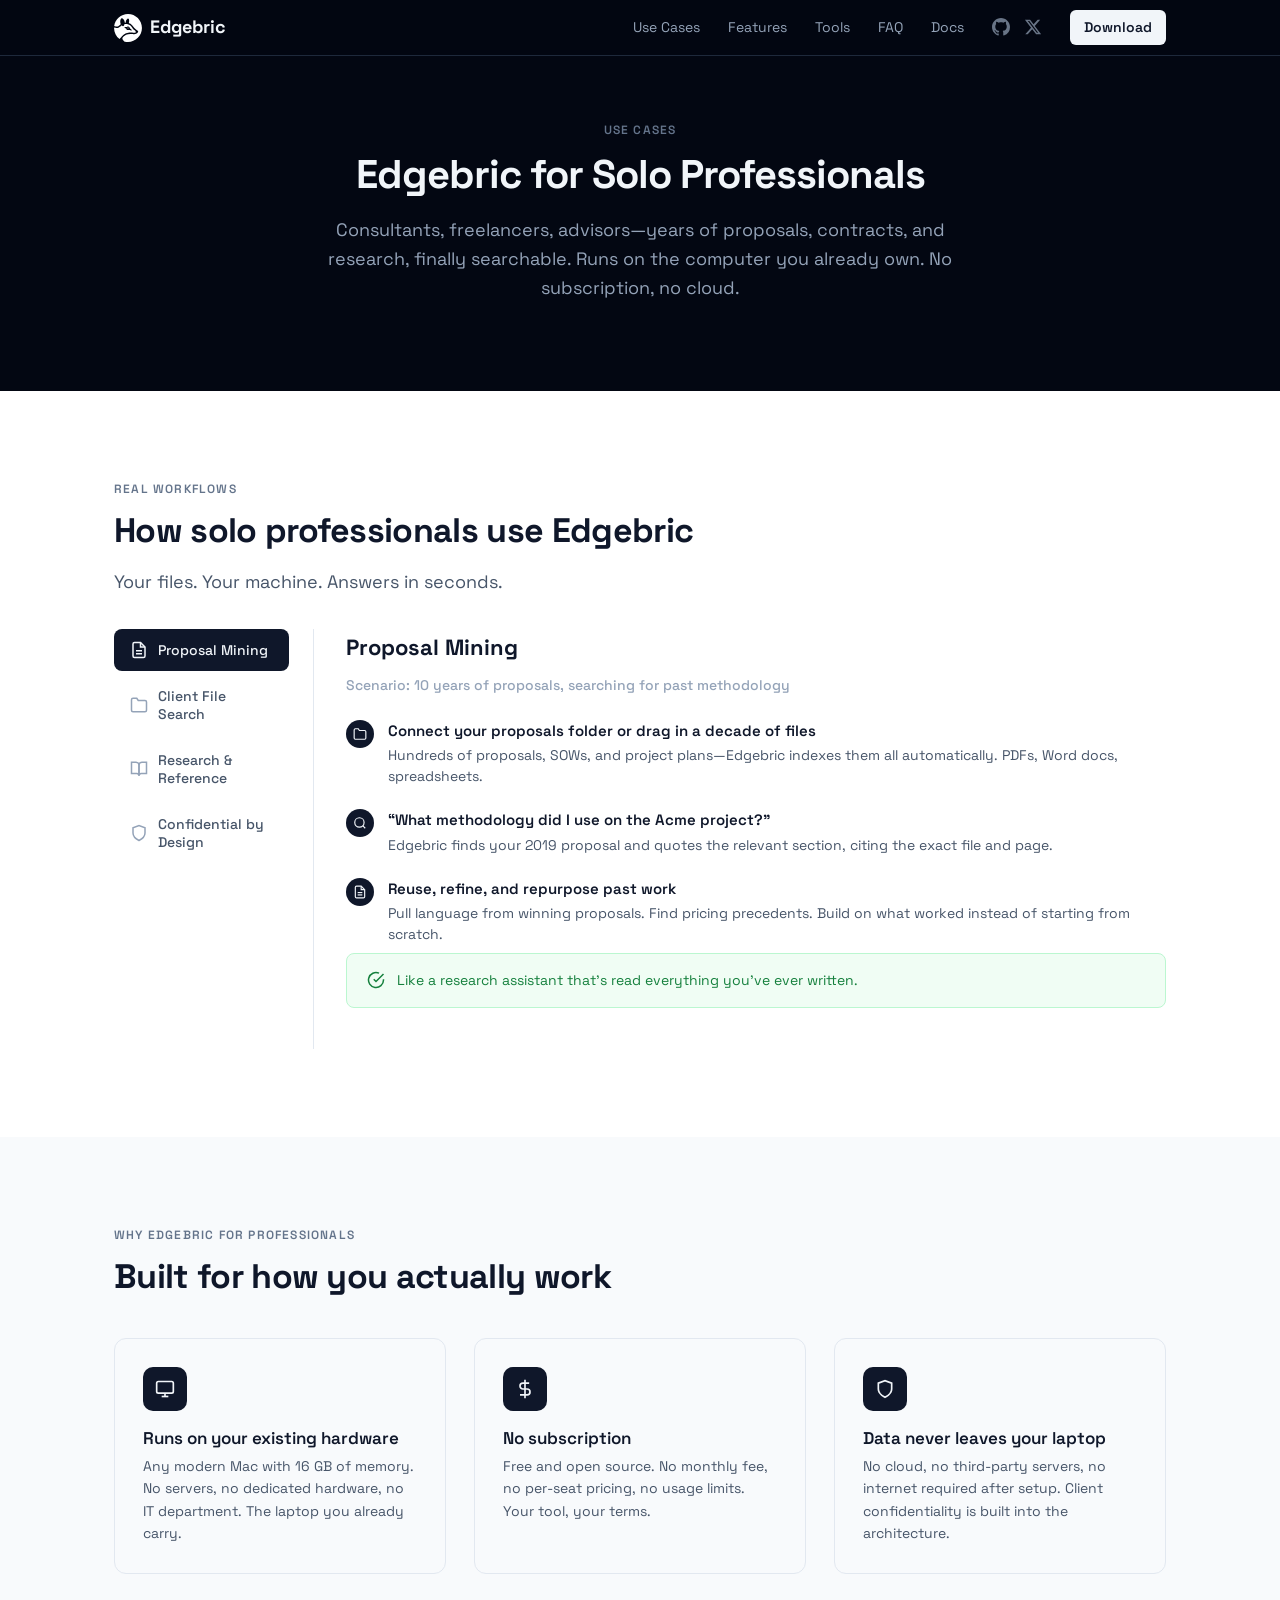
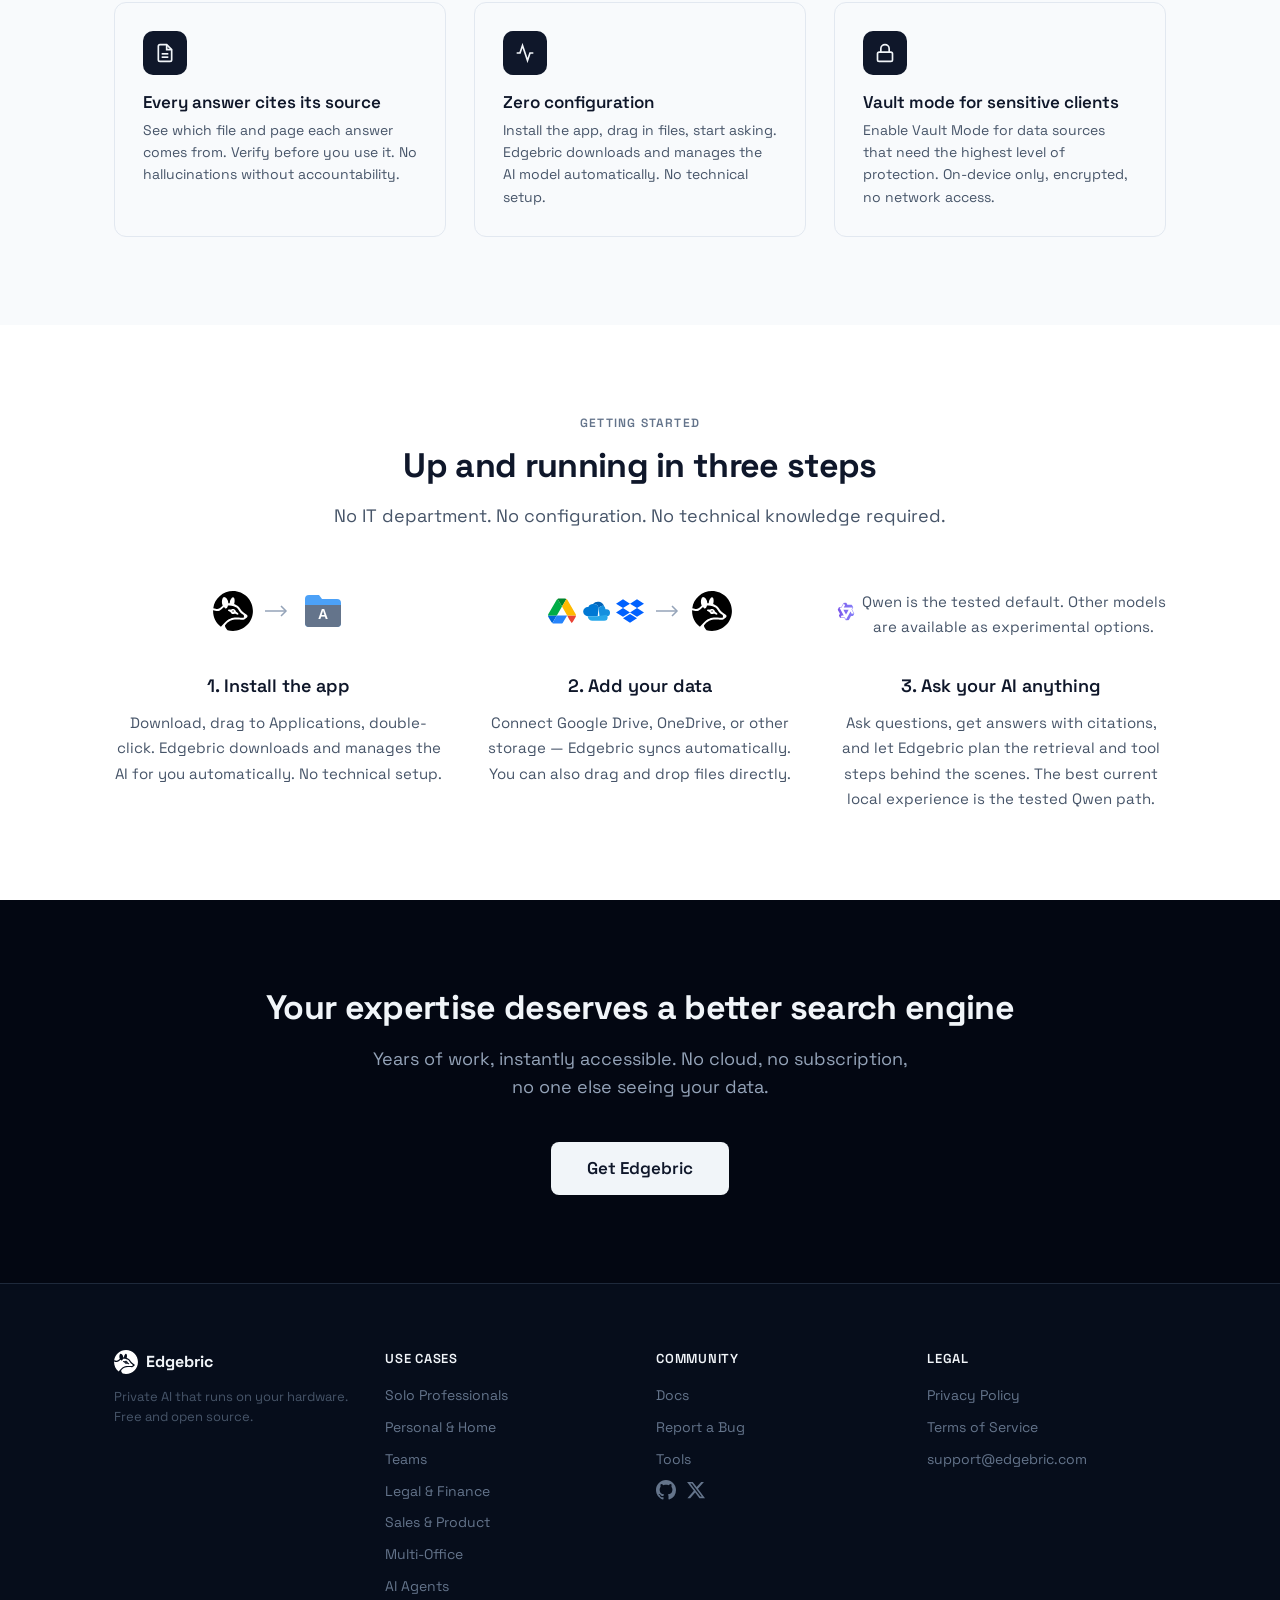
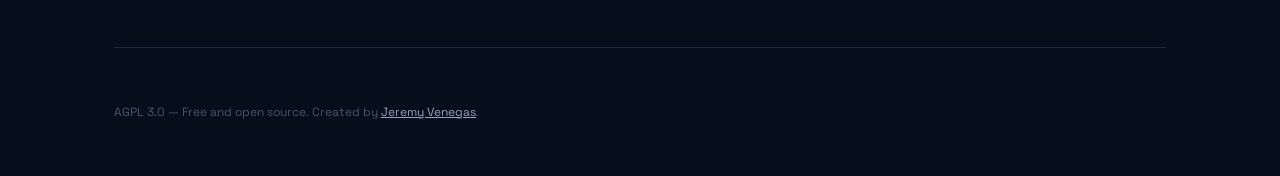
<file: use-cases/professionals.html>
<!DOCTYPE html>
<html lang="en">
<head>
  <meta charset="UTF-8">
  <meta name="viewport" content="width=device-width, initial-scale=1.0">
  <title>Edgebric for Solo Professionals — Consultants, Freelancers, Advisors</title>
  <meta name="description" content="Years of proposals, contracts, and research, finally searchable. Edgebric runs on the computer you already own. No subscription, no cloud.">
  <link rel="icon" type="image/svg+xml" href="../assets/favicon.svg">
  <link rel="icon" type="image/png" sizes="32x32" href="../assets/favicon-32.png">
  <link rel="apple-touch-icon" href="../assets/apple-touch-icon.png">
  <meta property="og:type" content="website">
  <meta property="og:title" content="Edgebric for Solo Professionals — Consultants, Freelancers, Advisors">
  <meta property="og:description" content="Years of proposals, contracts, and research, finally searchable. Runs on your own computer. No subscription, no cloud.">
  <meta property="og:image" content="https://edgebric.com/assets/og-image.png">
  <meta property="og:url" content="https://edgebric.com/use-cases/professionals.html">
  <meta name="twitter:card" content="summary_large_image">
  <meta name="twitter:title" content="Edgebric for Solo Professionals">
  <meta name="twitter:description" content="Years of proposals, contracts, and research, finally searchable. Runs on your own computer. No subscription, no cloud.">
  <meta name="twitter:image" content="https://edgebric.com/assets/og-image.png">
  <link rel="preconnect" href="https://fonts.googleapis.com">
  <link rel="preconnect" href="https://fonts.gstatic.com" crossorigin>
  <link href="https://fonts.googleapis.com/css2?family=Space+Grotesk:wght@400;500;600;700&display=swap" rel="stylesheet">
  <link rel="stylesheet" href="../css/style.css">
</head>
<body>

<div id="site-header"></div>
<script src="../js/components.js"></script>

<!-- ─── Hero (dark) ────────────────────────────────────── -->
<header class="dark" style="padding-top:120px">
  <div class="wrap tc">
    <p class="label">Use cases</p>
    <h1 style="font-size:40px;font-weight:700;line-height:1.15;letter-spacing:-.025em;margin:0 0 18px">Edgebric for Solo Professionals</h1>
    <p class="sub muted center-sub" style="max-width:680px">Consultants, freelancers, advisors&mdash;years of proposals, contracts, and research, finally searchable. Runs on the computer you already own. No subscription, no cloud.</p>
  </div>
</header>

<!-- ─── Use Cases (light) ──────────────────────────────── -->
<section class="light">
  <div class="wrap">
    <p class="label">Real workflows</p>
    <h2>How solo professionals use Edgebric</h2>
    <p class="sub">Your files. Your machine. Answers in seconds.</p>
    <div class="uc-showcase">
      <div class="uc-nav">
        <button class="uc-nav-btn active" data-story="proposals">
          <svg width="18" height="18" viewBox="0 0 24 24" fill="none" stroke="currentColor" stroke-width="2"><path d="M14 2H6a2 2 0 0 0-2 2v16a2 2 0 0 0 2 2h12a2 2 0 0 0 2-2V8z"/><polyline points="14 2 14 8 20 8"/><line x1="16" y1="13" x2="8" y2="13"/><line x1="16" y1="17" x2="8" y2="17"/></svg>
          Proposal Mining
        </button>
        <button class="uc-nav-btn" data-story="clients">
          <svg width="18" height="18" viewBox="0 0 24 24" fill="none" stroke="currentColor" stroke-width="2"><path d="M22 19a2 2 0 0 1-2 2H4a2 2 0 0 1-2-2V5a2 2 0 0 1 2-2h5l2 3h9a2 2 0 0 1 2 2z"/></svg>
          Client File Search
        </button>
        <button class="uc-nav-btn" data-story="research">
          <svg width="18" height="18" viewBox="0 0 24 24" fill="none" stroke="currentColor" stroke-width="2"><path d="M2 3h6a4 4 0 0 1 4 4v14a3 3 0 0 0-3-3H2z"/><path d="M22 3h-6a4 4 0 0 0-4 4v14a3 3 0 0 1 3-3h7z"/></svg>
          Research &amp; Reference
        </button>
        <button class="uc-nav-btn" data-story="confidential">
          <svg width="18" height="18" viewBox="0 0 24 24" fill="none" stroke="currentColor" stroke-width="2"><path d="M12 22s8-4 8-10V5l-8-3-8 3v7c0 6 8 10 8 10z"/></svg>
          Confidential by Design
        </button>
      </div>
      <div class="uc-content">

        <div class="uc-story active" id="story-proposals">
          <h3>Proposal Mining</h3>
          <p class="uc-persona">Scenario: 10 years of proposals, searching for past methodology</p>
          <div class="uc-story-body">
            <div class="uc-step-item"><div class="uc-step-ico"><svg width="14" height="14" viewBox="0 0 24 24" fill="none" stroke="currentColor" stroke-width="2"><path d="M22 19a2 2 0 0 1-2 2H4a2 2 0 0 1-2-2V5a2 2 0 0 1 2-2h5l2 3h9a2 2 0 0 1 2 2z"/></svg></div><div><h4>Connect your proposals folder or drag in a decade of files</h4><p>Hundreds of proposals, SOWs, and project plans&mdash;Edgebric indexes them all automatically. PDFs, Word docs, spreadsheets.</p></div></div>
            <div class="uc-step-item"><div class="uc-step-ico"><svg width="14" height="14" viewBox="0 0 24 24" fill="none" stroke="currentColor" stroke-width="2"><circle cx="11" cy="11" r="8"/><line x1="21" y1="21" x2="16.65" y2="16.65"/></svg></div><div><h4>&ldquo;What methodology did I use on the Acme project?&rdquo;</h4><p>Edgebric finds your 2019 proposal and quotes the relevant section, citing the exact file and page.</p></div></div>
            <div class="uc-step-item"><div class="uc-step-ico"><svg width="14" height="14" viewBox="0 0 24 24" fill="none" stroke="currentColor" stroke-width="2"><path d="M14 2H6a2 2 0 0 0-2 2v16a2 2 0 0 0 2 2h12a2 2 0 0 0 2-2V8z"/><polyline points="14 2 14 8 20 8"/><line x1="16" y1="13" x2="8" y2="13"/><line x1="16" y1="17" x2="8" y2="17"/></svg></div><div><h4>Reuse, refine, and repurpose past work</h4><p>Pull language from winning proposals. Find pricing precedents. Build on what worked instead of starting from scratch.</p></div></div>
          </div>
          <div class="uc-highlight"><svg width="18" height="18" viewBox="0 0 24 24" fill="none" stroke="#15803d" stroke-width="2"><path d="M22 11.08V12a10 10 0 1 1-5.93-9.14"/><polyline points="22 4 12 14.01 9 11.01"/></svg><p>Like a research assistant that&rsquo;s read everything you&rsquo;ve ever written.</p></div>
        </div>

        <div class="uc-story" id="story-clients">
          <h3>Client File Search</h3>
          <p class="uc-persona">Scenario: Hundreds of client folders, searching for deliverables</p>
          <div class="uc-story-body">
            <div class="uc-step-item"><div class="uc-step-ico"><svg width="14" height="14" viewBox="0 0 24 24" fill="none" stroke="currentColor" stroke-width="2"><path d="M22 19a2 2 0 0 1-2 2H4a2 2 0 0 1-2-2V5a2 2 0 0 1 2-2h5l2 3h9a2 2 0 0 1 2 2z"/></svg></div><div><h4>Point Edgebric at your client folder hierarchy</h4><p>Hundreds of client folders, each with contracts, SOWs, deliverables, and correspondence. Edgebric reads all of it.</p></div></div>
            <div class="uc-step-item"><div class="uc-step-ico"><svg width="14" height="14" viewBox="0 0 24 24" fill="none" stroke="currentColor" stroke-width="2"><circle cx="11" cy="11" r="8"/><line x1="21" y1="21" x2="16.65" y2="16.65"/></svg></div><div><h4>&ldquo;What were the deliverables for the Q2 engagement?&rdquo;</h4><p>Edgebric surfaces the answer from the SOW, citing the exact document, section, and page number.</p></div></div>
            <div class="uc-step-item"><div class="uc-step-ico"><svg width="14" height="14" viewBox="0 0 24 24" fill="none" stroke="currentColor" stroke-width="2"><polyline points="22 12 18 12 15 21 9 3 6 12 2 12"/></svg></div><div><h4>Cross-reference across engagements instantly</h4><p>Compare deliverables, pricing structures, or contract terms across clients in seconds instead of hours.</p></div></div>
          </div>
          <div class="uc-highlight"><svg width="18" height="18" viewBox="0 0 24 24" fill="none" stroke="#15803d" stroke-width="2"><path d="M22 11.08V12a10 10 0 1 1-5.93-9.14"/><polyline points="22 4 12 14.01 9 11.01"/></svg><p>Find anything across a decade of work in seconds.</p></div>
        </div>

        <div class="uc-story" id="story-research">
          <h3>Research &amp; Reference</h3>
          <p class="uc-persona">Scenario: Building a personal reference library from industry reports</p>
          <div class="uc-story-body">
            <div class="uc-step-item"><div class="uc-step-ico"><svg width="14" height="14" viewBox="0 0 24 24" fill="none" stroke="currentColor" stroke-width="2"><path d="M21 15v4a2 2 0 0 1-2 2H5a2 2 0 0 1-2-2v-4"/><polyline points="17 8 12 3 7 8"/><line x1="12" y1="3" x2="12" y2="15"/></svg></div><div><h4>Upload industry reports, whitepapers, and benchmarking studies</h4><p>Drag in PDFs from conferences, analyst reports, or research you&rsquo;ve collected over the years.</p></div></div>
            <div class="uc-step-item"><div class="uc-step-ico"><svg width="14" height="14" viewBox="0 0 24 24" fill="none" stroke="currentColor" stroke-width="2"><circle cx="11" cy="11" r="8"/><line x1="21" y1="21" x2="16.65" y2="16.65"/></svg></div><div><h4>&ldquo;What are the current benchmarks for conversion rates?&rdquo;</h4><p>Edgebric searches across your reports and answers with citations&mdash;which study, which page, which dataset.</p></div></div>
            <div class="uc-step-item"><div class="uc-step-ico"><svg width="14" height="14" viewBox="0 0 24 24" fill="none" stroke="currentColor" stroke-width="2"><path d="M2 3h6a4 4 0 0 1 4 4v14a3 3 0 0 0-3-3H2z"/><path d="M22 3h-6a4 4 0 0 0-4 4v14a3 3 0 0 1 3-3h7z"/></svg></div><div><h4>Build on existing knowledge for client deliverables</h4><p>Reference specific data points in your proposals and reports, backed by the original source material.</p></div></div>
          </div>
          <div class="uc-highlight"><svg width="18" height="18" viewBox="0 0 24 24" fill="none" stroke="#15803d" stroke-width="2"><path d="M22 11.08V12a10 10 0 1 1-5.93-9.14"/><polyline points="22 4 12 14.01 9 11.01"/></svg><p>Your personal research library, instantly queryable.</p></div>
        </div>

        <div class="uc-story" id="story-confidential">
          <h3>Confidential by Design</h3>
          <p class="uc-persona">Scenario: Handling sensitive client information without cloud exposure</p>
          <div class="uc-story-body">
            <div class="uc-step-item"><div class="uc-step-ico"><svg width="14" height="14" viewBox="0 0 24 24" fill="none" stroke="currentColor" stroke-width="2"><path d="M12 22s8-4 8-10V5l-8-3-8 3v7c0 6 8 10 8 10z"/></svg></div><div><h4>All client data stays on your laptop</h4><p>Financial records, legal documents, strategic plans&mdash;nothing is uploaded to any cloud service. The AI runs entirely on your machine.</p></div></div>
            <div class="uc-step-item"><div class="uc-step-ico"><svg width="14" height="14" viewBox="0 0 24 24" fill="none" stroke="currentColor" stroke-width="2"><rect x="3" y="11" width="18" height="11" rx="2" ry="2"/><path d="M7 11V7a5 5 0 0 1 10 0v4"/></svg></div><div><h4>No cloud exposure, no compliance risk</h4><p>No data is transmitted to third-party servers. No terms of service granting usage rights. No risk of data being used to train someone else&rsquo;s AI.</p></div></div>
            <div class="uc-step-item"><div class="uc-step-ico"><svg width="14" height="14" viewBox="0 0 24 24" fill="none" stroke="currentColor" stroke-width="2"><path d="M22 11.08V12a10 10 0 1 1-5.93-9.14"/><polyline points="22 4 12 14.01 9 11.01"/></svg></div><div><h4>Vault mode for your most sensitive clients</h4><p>Enable Vault Mode for specific data sources. On-device only, encrypted sync, no network access. The highest level of data isolation.</p></div></div>
          </div>
          <div class="uc-highlight"><svg width="18" height="18" viewBox="0 0 24 24" fill="none" stroke="#15803d" stroke-width="2"><path d="M12 22s8-4 8-10V5l-8-3-8 3v7c0 6 8 10 8 10z"/></svg><p>You can honestly tell clients their data never leaves your machine.</p></div>
        </div>

      </div>
    </div>
  </div>
</section>

<!-- ─── Features / Benefits (light-alt) ───────────────── -->
<section class="light-alt">
  <div class="wrap">
    <p class="label">Why Edgebric for professionals</p>
    <h2>Built for how you actually work</h2>
    <div class="benefits-grid mt2">
      <div class="benefit">
        <div class="benefit-ico"><svg width="20" height="20" viewBox="0 0 24 24" fill="none" stroke="currentColor" stroke-width="2"><rect x="2" y="3" width="20" height="14" rx="2"/><line x1="8" y1="21" x2="16" y2="21"/><line x1="12" y1="17" x2="12" y2="21"/></svg></div>
        <h4>Runs on your existing hardware</h4>
        <p>Any modern Mac with 16&nbsp;GB of memory. No servers, no dedicated hardware, no IT department. The laptop you already carry.</p>
      </div>
      <div class="benefit">
        <div class="benefit-ico"><svg width="20" height="20" viewBox="0 0 24 24" fill="none" stroke="currentColor" stroke-width="2"><line x1="12" y1="1" x2="12" y2="23"/><path d="M17 5H9.5a3.5 3.5 0 0 0 0 7h5a3.5 3.5 0 0 1 0 7H6"/></svg></div>
        <h4>No subscription</h4>
        <p>Free and open source. No monthly fee, no per-seat pricing, no usage limits. Your tool, your terms.</p>
      </div>
      <div class="benefit">
        <div class="benefit-ico"><svg width="20" height="20" viewBox="0 0 24 24" fill="none" stroke="currentColor" stroke-width="2"><path d="M12 22s8-4 8-10V5l-8-3-8 3v7c0 6 8 10 8 10z"/></svg></div>
        <h4>Data never leaves your laptop</h4>
        <p>No cloud, no third-party servers, no internet required after setup. Client confidentiality is built into the architecture.</p>
      </div>
      <div class="benefit">
        <div class="benefit-ico"><svg width="20" height="20" viewBox="0 0 24 24" fill="none" stroke="currentColor" stroke-width="2"><path d="M14 2H6a2 2 0 0 0-2 2v16a2 2 0 0 0 2 2h12a2 2 0 0 0 2-2V8z"/><polyline points="14 2 14 8 20 8"/><line x1="16" y1="13" x2="8" y2="13"/><line x1="16" y1="17" x2="8" y2="17"/></svg></div>
        <h4>Every answer cites its source</h4>
        <p>See which file and page each answer comes from. Verify before you use it. No hallucinations without accountability.</p>
      </div>
      <div class="benefit">
        <div class="benefit-ico"><svg width="20" height="20" viewBox="0 0 24 24" fill="none" stroke="currentColor" stroke-width="2"><polyline points="22 12 18 12 15 21 9 3 6 12 2 12"/></svg></div>
        <h4>Zero configuration</h4>
        <p>Install the app, drag in files, start asking. Edgebric downloads and manages the AI model automatically. No technical setup.</p>
      </div>
      <div class="benefit">
        <div class="benefit-ico"><svg width="20" height="20" viewBox="0 0 24 24" fill="none" stroke="currentColor" stroke-width="2"><rect x="3" y="11" width="18" height="11" rx="2" ry="2"/><path d="M7 11V7a5 5 0 0 1 10 0v4"/></svg></div>
        <h4>Vault mode for sensitive clients</h4>
        <p>Enable Vault Mode for data sources that need the highest level of protection. On-device only, encrypted, no network access.</p>
      </div>
    </div>
  </div>
</section>

<!-- ─── Getting Started (light) ───────────────────────── -->
<section class="light">
  <div class="wrap tc">
    <p class="label">Getting started</p>
    <h2>Up and running in three steps</h2>
    <p class="sub center-sub">No IT department. No configuration. No technical knowledge required.</p>
    <div class="steps mt2">
      <div class="step">
        <div class="step-visual">
          <div class="step-icons">
            <img src="../assets/circle-logo-black.svg" alt="" width="40" height="40" class="step-icon-img">
            <svg width="32" height="24" viewBox="0 0 32 24" fill="none"><path d="M4 12h20" stroke="#94a3b8" stroke-width="1.5"/><path d="M20 7l5 5-5 5" stroke="#94a3b8" stroke-width="1.5" fill="none"/></svg>
            <svg width="44" height="40" viewBox="0 0 44 40" fill="none">
              <path d="M4 8a4 4 0 0 1 4-4h10l3 4h15a4 4 0 0 1 4 4v20a4 4 0 0 1-4 4H8a4 4 0 0 1-4-4V8z" fill="#4ca1f7"/>
              <path d="M4 14h36v18a4 4 0 0 1-4 4H8a4 4 0 0 1-4-4V14z" fill="#64748b"/>
              <text x="22" y="28" text-anchor="middle" font-size="14" font-weight="700" fill="#fff" font-family="sans-serif">A</text>
            </svg>
          </div>
        </div>
        <h3>1. Install the app</h3>
        <p>Download, drag to Applications, double-click. Edgebric downloads and manages the AI for you automatically. No technical setup.</p>
      </div>
      <div class="step">
        <div class="step-visual">
          <div class="step-icons">
            <div class="step-icon-stack">
              <svg width="28" height="28" viewBox="0 0 87.3 78"><path d="M6.6 66.85l3.85 6.65c.8 1.4 1.95 2.5 3.3 3.3l13.75-23.8H0c0 1.55.4 3.1 1.2 4.5l5.4 9.35z" fill="#0066DA"/><path d="M43.65 25.15L29.9 1.35c-1.35.8-2.5 1.9-3.3 3.3l-25.4 44a9.06 9.06 0 0 0-1.2 4.5h27.5l16.15-28z" fill="#00AC47"/><path d="M73.55 76.8c1.35-.8 2.5-1.9 3.3-3.3l1.6-2.75L86.1 57.7c.8-1.4 1.2-2.95 1.2-4.5H59.8l6.1 11.8 7.65 11.8z" fill="#EA4335"/><path d="M43.65 25.15L57.4 1.35a9.39 9.39 0 0 0-4.5-1.35H34.4c-1.6 0-3.15.45-4.5 1.35l13.75 23.8z" fill="#00832D"/><path d="M59.8 53.15h-32.3L13.75 76.95c1.35.8 2.9 1.25 4.5 1.25h22.5c1.6 0 3.15-.45 4.5-1.25l14.55-23.8z" fill="#2684FC"/><path d="M73.4 26.5l-12.7-22c-.8-1.4-1.95-2.5-3.3-3.3L43.65 25.15l16.15 28h27.45c0-1.55-.4-3.1-1.2-4.5L73.4 26.5z" fill="#FFBA00"/></svg>
              <svg width="28" height="28" viewBox="0 0 24 24"><path d="M14.22 9.59c.46-.79 1.17-1.4 2.03-1.73a3.98 3.98 0 0 1 2.66-.05A5.49 5.49 0 0 0 9.4 6.1a4.46 4.46 0 0 1 4.82 3.49z" fill="#0364B8"/><path d="M14.22 9.59A4.46 4.46 0 0 0 9.4 6.1a4.47 4.47 0 0 0-3.99 2.47A3.97 3.97 0 0 0 1 12.48a3.97 3.97 0 0 0 3.97 3.97h8.46l.79-6.86z" fill="#0078D4"/><path d="M18.91 7.81a3.98 3.98 0 0 0-2.66.05 3.98 3.98 0 0 0-2.03 1.73l.79 6.86h5.96A3.01 3.01 0 0 0 24 13.44a3.01 3.01 0 0 0-3.01-3.01 2.96 2.96 0 0 0-.76.1l-.14-.04a3.98 3.98 0 0 0-1.18-2.68z" fill="#1490DF"/><path d="M13.43 16.45H4.97A3.97 3.97 0 0 0 8.94 20.42h10.03A3.01 3.01 0 0 0 22 17.41a3.01 3.01 0 0 0-1.03-2.27l-7.54 1.31z" fill="#28A8EA"/></svg>
              <svg width="28" height="28" viewBox="0 0 24 24"><path d="M6 2l6 3.75L6 9.5 0 5.75zm12 0l6 3.75-6 3.75-6-3.75zM0 13.25L6 9.5l6 3.75L6 17zm18-3.75l6 3.75-6 3.75-6-3.75zM6 18.25l6-3.75 6 3.75-6 3.75z" fill="#0061FF"/></svg>
            </div>
            <svg width="32" height="24" viewBox="0 0 32 24" fill="none"><path d="M4 12h20" stroke="#94a3b8" stroke-width="1.5"/><path d="M20 7l5 5-5 5" stroke="#94a3b8" stroke-width="1.5" fill="none"/></svg>
            <img src="../assets/circle-logo-black.svg" alt="" width="40" height="40" class="step-icon-img">
          </div>
        </div>
        <h3>2. Add your data</h3>
        <p>Connect Google Drive, OneDrive, or other storage — Edgebric syncs automatically. You can also drag and drop files directly.</p>
      </div>
      <div class="step">
        <div class="step-visual">
          <div class="step-icon-row">
            <img src="../assets/logos/qwen-color.svg" alt="Qwen" width="36" height="36" class="step-icon-img">
          </div>
          <p class="step-more">Qwen is the tested default. Other models are available as experimental options.</p>
        </div>
        <h3>3. Ask your AI anything</h3>
        <p>Ask questions, get answers with citations, and let Edgebric plan the retrieval and tool steps behind the scenes. The best current local experience is the tested Qwen path.</p>
      </div>
    </div>
  </div>
</section>

<!-- ─── CTA (dark) ─────────────────────────────────────── -->
<section class="dark tc">
  <div class="wrap">
    <h2>Your expertise deserves a better search engine</h2>
    <p class="sub muted center-sub" style="max-width:560px">Years of work, instantly accessible. No cloud, no subscription, no one else seeing your data.</p>
    <a href="../index.html#pricing" class="btn mt2" style="display:inline-block">Get Edgebric</a>
  </div>
</section>

<div id="site-footer"></div>

<script src="../js/main.js"></script>
<script>
// Use-case story nav for this page
document.querySelectorAll('.uc-nav-btn').forEach(function(btn) {
  btn.addEventListener('click', function() {
    document.querySelectorAll('.uc-nav-btn').forEach(function(b) { b.classList.remove('active'); });
    document.querySelectorAll('.uc-story').forEach(function(s) { s.classList.remove('active'); });
    btn.classList.add('active');
    document.getElementById('story-' + btn.dataset.story).classList.add('active');
  });
});
</script>
</body>
</html>
</file>
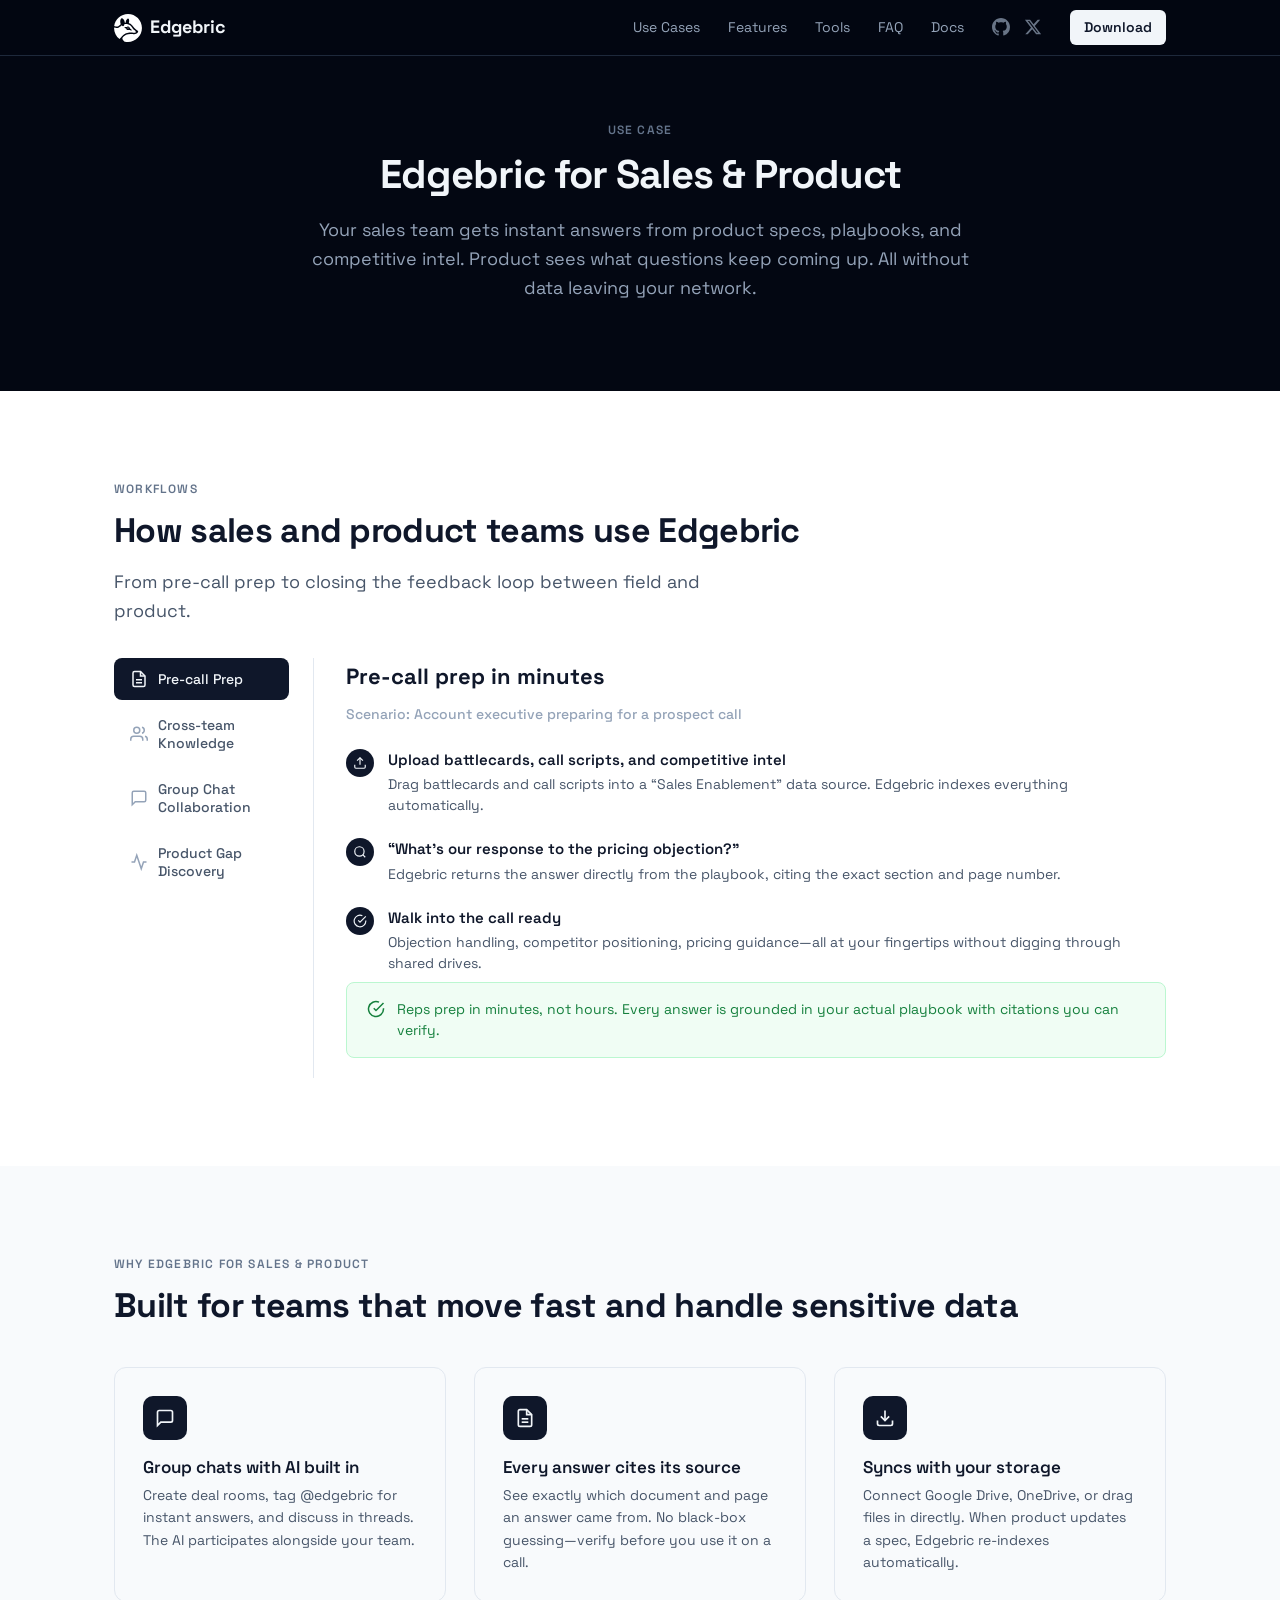
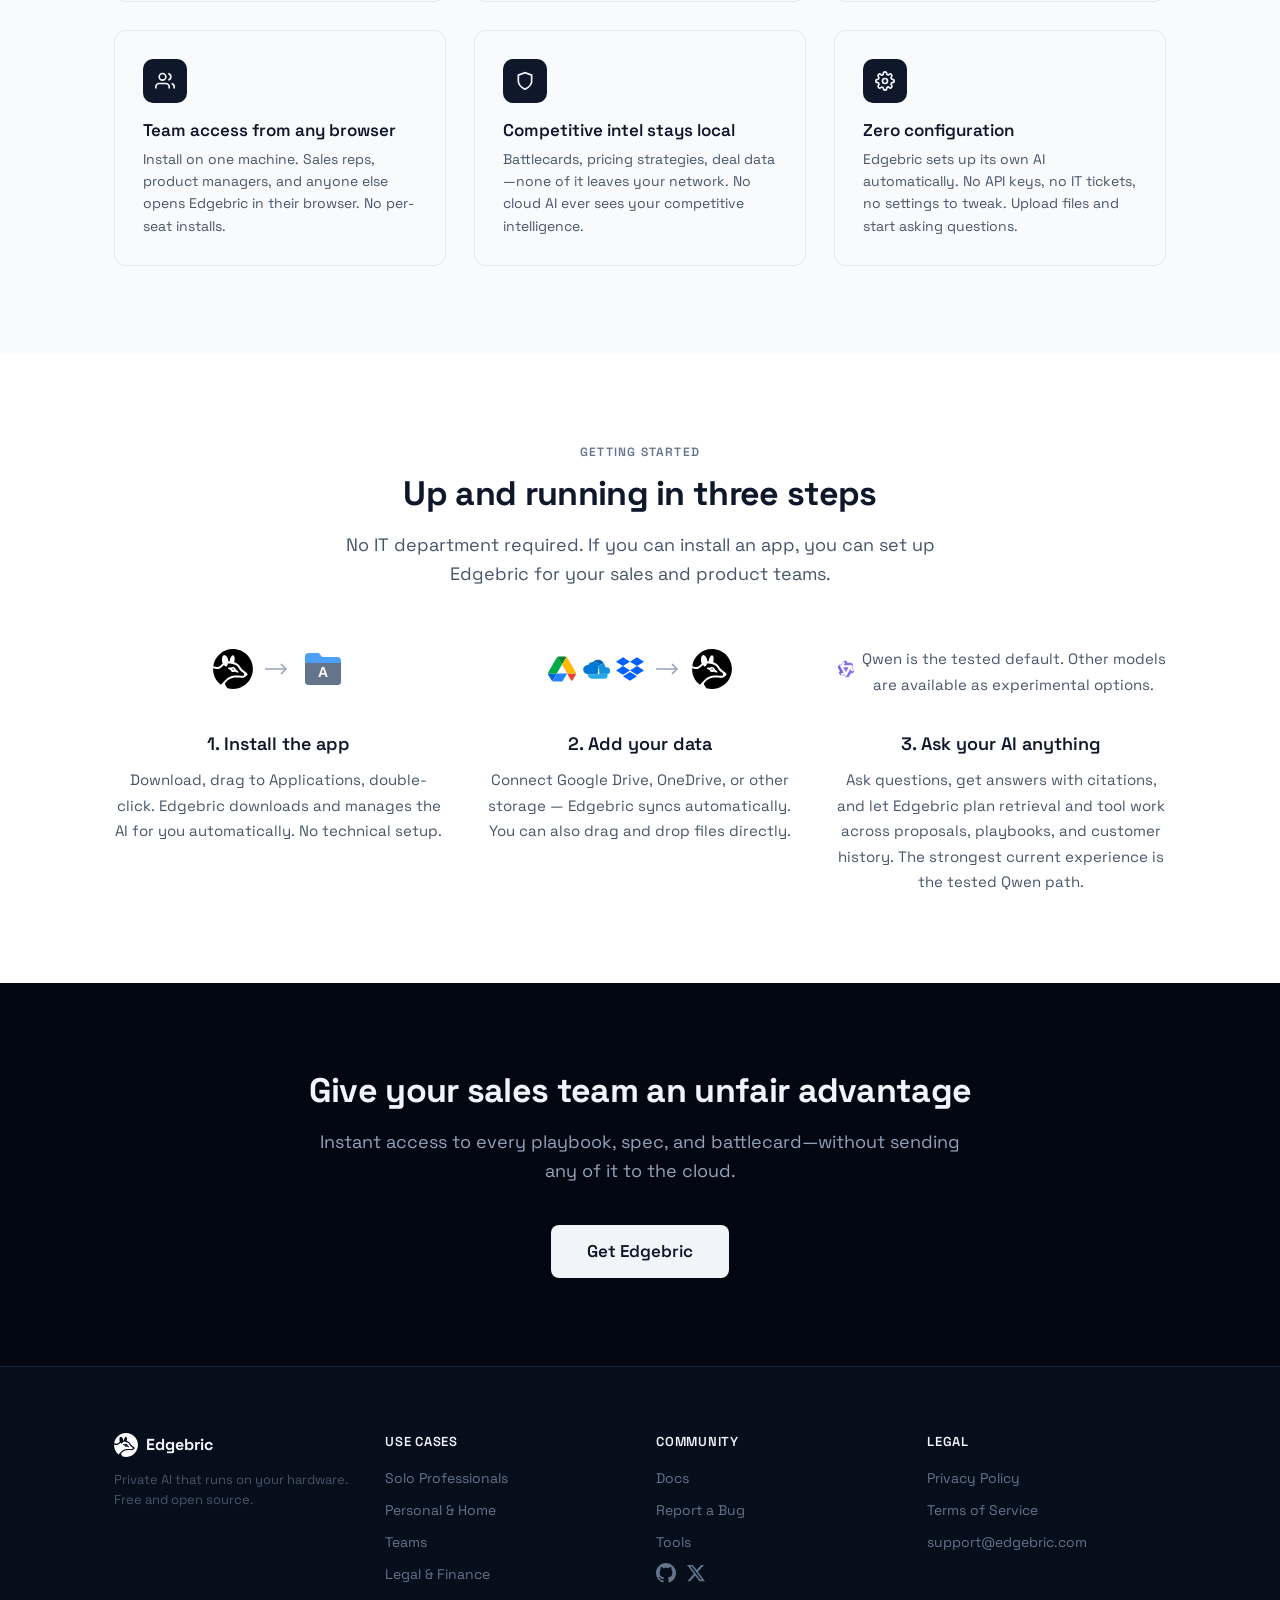
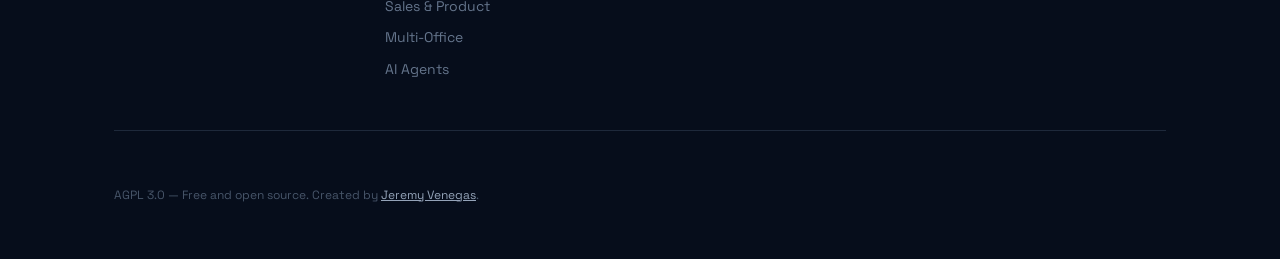
<file: use-cases/sales.html>
<!DOCTYPE html>
<html lang="en">
<head>
  <meta charset="UTF-8">
  <meta name="viewport" content="width=device-width, initial-scale=1.0">
  <title>Edgebric for Sales &amp; Product — Private AI for Your Team</title>
  <meta name="description" content="Sales gets instant answers from product specs, playbooks, and competitive intel. Product sees what questions keep coming up. All without data leaving your network.">
  <link rel="icon" type="image/svg+xml" href="../assets/favicon.svg">
  <link rel="icon" type="image/png" sizes="32x32" href="../assets/favicon-32.png">
  <link rel="apple-touch-icon" href="../assets/apple-touch-icon.png">
  <meta property="og:type" content="website">
  <meta property="og:title" content="Edgebric for Sales &amp; Product — Private AI for Your Team">
  <meta property="og:description" content="Instant answers from product specs, playbooks, and competitive intel. No data leaves your network.">
  <meta property="og:image" content="https://edgebric.com/assets/og-image.png">
  <meta property="og:url" content="https://edgebric.com/use-cases/sales.html">
  <meta name="twitter:card" content="summary_large_image">
  <meta name="twitter:title" content="Edgebric for Sales &amp; Product">
  <meta name="twitter:description" content="Instant answers from product specs, playbooks, and competitive intel. No data leaves your network.">
  <meta name="twitter:image" content="https://edgebric.com/assets/og-image.png">
  <link rel="preconnect" href="https://fonts.googleapis.com">
  <link rel="preconnect" href="https://fonts.gstatic.com" crossorigin>
  <link href="https://fonts.googleapis.com/css2?family=Space+Grotesk:wght@400;500;600;700&display=swap" rel="stylesheet">
  <link rel="stylesheet" href="../css/style.css">
</head>
<body>

<div id="site-header"></div>
<script src="../js/components.js"></script>

<!-- ─── Hero (dark) ────────────────────────────────────── -->
<header class="dark" style="padding-top:120px">
  <div class="wrap tc">
    <p class="label">Use case</p>
    <h1 style="font-size:40px;font-weight:700;line-height:1.15;letter-spacing:-.025em;margin-bottom:18px">Edgebric for Sales &amp; Product</h1>
    <p class="sub muted center-sub" style="max-width:700px">Your sales team gets instant answers from product specs, playbooks, and competitive intel. Product sees what questions keep coming up. All without data leaving your network.</p>
  </div>
</header>

<!-- ─── Use Cases (light) ──────────────────────────────── -->
<section class="light" id="use-cases">
  <div class="wrap">
    <p class="label">Workflows</p>
    <h2>How sales and product teams use Edgebric</h2>
    <p class="sub">From pre-call prep to closing the feedback loop between field and product.</p>
    <div class="uc-showcase">
      <div class="uc-nav">
        <button class="uc-nav-btn active" data-story="precall">
          <svg width="18" height="18" viewBox="0 0 24 24" fill="none" stroke="currentColor" stroke-width="2"><path d="M14 2H6a2 2 0 0 0-2 2v16a2 2 0 0 0 2 2h12a2 2 0 0 0 2-2V8z"/><polyline points="14 2 14 8 20 8"/><line x1="16" y1="13" x2="8" y2="13"/><line x1="16" y1="17" x2="8" y2="17"/></svg>
          Pre-call Prep
        </button>
        <button class="uc-nav-btn" data-story="crossteam">
          <svg width="18" height="18" viewBox="0 0 24 24" fill="none" stroke="currentColor" stroke-width="2"><path d="M17 21v-2a4 4 0 0 0-4-4H5a4 4 0 0 0-4 4v2"/><circle cx="9" cy="7" r="4"/><path d="M23 21v-2a4 4 0 0 0-3-3.87"/><path d="M16 3.13a4 4 0 0 1 0 7.75"/></svg>
          Cross-team Knowledge
        </button>
        <button class="uc-nav-btn" data-story="groupchat">
          <svg width="18" height="18" viewBox="0 0 24 24" fill="none" stroke="currentColor" stroke-width="2"><path d="M21 15a2 2 0 0 1-2 2H7l-4 4V5a2 2 0 0 1 2-2h14a2 2 0 0 1 2 2z"/></svg>
          Group Chat Collaboration
        </button>
        <button class="uc-nav-btn" data-story="productgap">
          <svg width="18" height="18" viewBox="0 0 24 24" fill="none" stroke="currentColor" stroke-width="2"><polyline points="22 12 18 12 15 21 9 3 6 12 2 12"/></svg>
          Product Gap Discovery
        </button>
      </div>
      <div class="uc-content">

        <div class="uc-story active" id="story-precall">
          <h3>Pre-call prep in minutes</h3>
          <p class="uc-persona">Scenario: Account executive preparing for a prospect call</p>
          <div class="uc-story-body">
            <div class="uc-step-item">
              <div class="uc-step-ico"><svg width="14" height="14" viewBox="0 0 24 24" fill="none" stroke="currentColor" stroke-width="2"><path d="M21 15v4a2 2 0 0 1-2 2H5a2 2 0 0 1-2-2v-4"/><polyline points="17 8 12 3 7 8"/><line x1="12" y1="3" x2="12" y2="15"/></svg></div>
              <div>
                <h4>Upload battlecards, call scripts, and competitive intel</h4>
                <p>Drag battlecards and call scripts into a &ldquo;Sales Enablement&rdquo; data source. Edgebric indexes everything automatically.</p>
              </div>
            </div>
            <div class="uc-step-item">
              <div class="uc-step-ico"><svg width="14" height="14" viewBox="0 0 24 24" fill="none" stroke="currentColor" stroke-width="2"><circle cx="11" cy="11" r="8"/><line x1="21" y1="21" x2="16.65" y2="16.65"/></svg></div>
              <div>
                <h4>&ldquo;What&rsquo;s our response to the pricing objection?&rdquo;</h4>
                <p>Edgebric returns the answer directly from the playbook, citing the exact section and page number.</p>
              </div>
            </div>
            <div class="uc-step-item">
              <div class="uc-step-ico"><svg width="14" height="14" viewBox="0 0 24 24" fill="none" stroke="currentColor" stroke-width="2"><path d="M22 11.08V12a10 10 0 1 1-5.93-9.14"/><polyline points="22 4 12 14.01 9 11.01"/></svg></div>
              <div>
                <h4>Walk into the call ready</h4>
                <p>Objection handling, competitor positioning, pricing guidance&mdash;all at your fingertips without digging through shared drives.</p>
              </div>
            </div>
          </div>
          <div class="uc-highlight"><svg width="18" height="18" viewBox="0 0 24 24" fill="none" stroke="#15803d" stroke-width="2"><path d="M22 11.08V12a10 10 0 1 1-5.93-9.14"/><polyline points="22 4 12 14.01 9 11.01"/></svg><p>Reps prep in minutes, not hours. Every answer is grounded in your actual playbook with citations you can verify.</p></div>
        </div>

        <div class="uc-story" id="story-crossteam">
          <h3>Sales self-serves without pinging engineering</h3>
          <p class="uc-persona">Scenario: Sales rep needs technical details before a demo</p>
          <div class="uc-story-body">
            <div class="uc-step-item">
              <div class="uc-step-ico"><svg width="14" height="14" viewBox="0 0 24 24" fill="none" stroke="currentColor" stroke-width="2"><path d="M22 19a2 2 0 0 1-2 2H4a2 2 0 0 1-2-2V5a2 2 0 0 1 2-2h5l2 3h9a2 2 0 0 1 2 2z"/></svg></div>
              <div>
                <h4>Product specs and sales playbooks live in shared data sources</h4>
                <p>Product uploads specs, release notes, and architecture docs. Sales uploads playbooks and battlecards. Both indexed together.</p>
              </div>
            </div>
            <div class="uc-step-item">
              <div class="uc-step-ico"><svg width="14" height="14" viewBox="0 0 24 24" fill="none" stroke="currentColor" stroke-width="2"><circle cx="11" cy="11" r="8"/><line x1="21" y1="21" x2="16.65" y2="16.65"/></svg></div>
              <div>
                <h4>&ldquo;What&rsquo;s the difference between our Standard and Pro tiers on API rate limits?&rdquo;</h4>
                <p>Edgebric searches across product specs and returns the answer with a citation to the exact spec document.</p>
              </div>
            </div>
            <div class="uc-step-item">
              <div class="uc-step-ico"><svg width="14" height="14" viewBox="0 0 24 24" fill="none" stroke="currentColor" stroke-width="2"><path d="M14 2H6a2 2 0 0 0-2 2v16a2 2 0 0 0 2 2h12a2 2 0 0 0 2-2V8z"/><polyline points="14 2 14 8 20 8"/><line x1="16" y1="13" x2="8" y2="13"/><line x1="16" y1="17" x2="8" y2="17"/></svg></div>
              <div>
                <h4>No Slack messages to engineers, no waiting for answers</h4>
                <p>The rep gets what they need instantly. Engineering stays focused. The answer cites the source so it&rsquo;s trustworthy.</p>
              </div>
            </div>
          </div>
          <div class="uc-highlight"><svg width="18" height="18" viewBox="0 0 24 24" fill="none" stroke="#15803d" stroke-width="2"><path d="M17 21v-2a4 4 0 0 0-4-4H5a4 4 0 0 0-4 4v2"/><circle cx="9" cy="7" r="4"/><path d="M23 21v-2a4 4 0 0 0-3-3.87"/><path d="M16 3.13a4 4 0 0 1 0 7.75"/></svg><p>Sales self-serves without pinging engineering. Technical details are always up to date because Edgebric re-indexes when specs change.</p></div>
        </div>

        <div class="uc-story" id="story-groupchat">
          <h3>Real-time collaboration with AI in the loop</h3>
          <p class="uc-persona">Scenario: Sales team preparing for a competitive deal</p>
          <div class="uc-story-body">
            <div class="uc-step-item">
              <div class="uc-step-ico"><svg width="14" height="14" viewBox="0 0 24 24" fill="none" stroke="currentColor" stroke-width="2"><path d="M21 15a2 2 0 0 1-2 2H7l-4 4V5a2 2 0 0 1 2-2h14a2 2 0 0 1 2 2z"/></svg></div>
              <div>
                <h4>Start a group chat and share relevant data sources</h4>
                <p>Create a group chat for the deal. Attach the competitive intel and product spec data sources so everyone has context.</p>
              </div>
            </div>
            <div class="uc-step-item">
              <div class="uc-step-ico"><svg width="14" height="14" viewBox="0 0 24 24" fill="none" stroke="currentColor" stroke-width="2"><path d="M4 12v8a2 2 0 0 0 2 2h12a2 2 0 0 0 2-2v-8"/><polyline points="16 6 12 2 8 6"/><line x1="12" y1="2" x2="12" y2="15"/></svg></div>
              <div>
                <h4>Tag @edgebric: &ldquo;What differentiates us from Competitor X on latency?&rdquo;</h4>
                <p>The AI pulls the answer from the competitive battlecard and product spec, citing both sources in the thread.</p>
              </div>
            </div>
            <div class="uc-step-item">
              <div class="uc-step-ico"><svg width="14" height="14" viewBox="0 0 24 24" fill="none" stroke="currentColor" stroke-width="2"><path d="M17 21v-2a4 4 0 0 0-4-4H5a4 4 0 0 0-4 4v2"/><circle cx="9" cy="7" r="4"/><path d="M23 21v-2a4 4 0 0 0-3-3.87"/><path d="M16 3.13a4 4 0 0 1 0 7.75"/></svg></div>
              <div>
                <h4>Team discusses the AI&rsquo;s answer in the thread</h4>
                <p>Reps add their own field experience. Product chimes in with context. The AI answers follow-up questions as the discussion evolves.</p>
              </div>
            </div>
          </div>
          <div class="uc-highlight"><svg width="18" height="18" viewBox="0 0 24 24" fill="none" stroke="#15803d" stroke-width="2"><path d="M21 15a2 2 0 0 1-2 2H7l-4 4V5a2 2 0 0 1 2-2h14a2 2 0 0 1 2 2z"/></svg><p>Real-time collaboration with AI in the loop. The whole team builds on each other&rsquo;s knowledge in one threaded conversation.</p></div>
        </div>

        <div class="uc-story" id="story-productgap">
          <h3>Close the feedback loop between field and product</h3>
          <p class="uc-persona">Scenario: Product manager reviewing what sales keeps asking about</p>
          <div class="uc-story-body">
            <div class="uc-step-item">
              <div class="uc-step-ico"><svg width="14" height="14" viewBox="0 0 24 24" fill="none" stroke="currentColor" stroke-width="2"><polyline points="22 12 18 12 15 21 9 3 6 12 2 12"/></svg></div>
              <div>
                <h4>Product reviews what reps are asking</h4>
                <p>Browse the questions sales has been asking Edgebric. See which topics come up repeatedly and which answers are missing.</p>
              </div>
            </div>
            <div class="uc-step-item">
              <div class="uc-step-ico"><svg width="14" height="14" viewBox="0 0 24 24" fill="none" stroke="currentColor" stroke-width="2"><circle cx="11" cy="11" r="8"/><line x1="21" y1="21" x2="16.65" y2="16.65"/></svg></div>
              <div>
                <h4>Spot FAQ patterns and documentation gaps</h4>
                <p>If five reps asked about the same feature limitation this week, that&rsquo;s a signal. Product spots the pattern without waiting for anecdotal feedback.</p>
              </div>
            </div>
            <div class="uc-step-item">
              <div class="uc-step-ico"><svg width="14" height="14" viewBox="0 0 24 24" fill="none" stroke="currentColor" stroke-width="2"><path d="M11 4H4a2 2 0 0 0-2 2v14a2 2 0 0 0 2 2h14a2 2 0 0 0 2-2v-7"/><path d="M18.5 2.5a2.121 2.121 0 0 1 3 3L12 15l-4 1 1-4 9.5-9.5z"/></svg></div>
              <div>
                <h4>Update docs and Edgebric re-indexes automatically</h4>
                <p>Product updates the spec or adds a new FAQ document. Edgebric picks up the changes and sales gets better answers immediately.</p>
              </div>
            </div>
          </div>
          <div class="uc-highlight"><svg width="18" height="18" viewBox="0 0 24 24" fill="none" stroke="#15803d" stroke-width="2"><polyline points="22 12 18 12 15 21 9 3 6 12 2 12"/></svg><p>Close the feedback loop between field and product. Sales questions surface gaps. Product fills them. Edgebric keeps everyone current.</p></div>
        </div>

      </div>
    </div>
  </div>
</section>

<!-- ─── Features (light-alt) ──────────────────────────── -->
<section class="light-alt" id="features">
  <div class="wrap">
    <p class="label">Why Edgebric for sales &amp; product</p>
    <h2>Built for teams that move fast and handle sensitive data</h2>
    <div class="benefits-grid mt2">
      <div class="benefit">
        <div class="benefit-ico"><svg width="20" height="20" viewBox="0 0 24 24" fill="none" stroke="currentColor" stroke-width="2"><path d="M21 15a2 2 0 0 1-2 2H7l-4 4V5a2 2 0 0 1 2-2h14a2 2 0 0 1 2 2z"/></svg></div>
        <h4>Group chats with AI built in</h4>
        <p>Create deal rooms, tag @edgebric for instant answers, and discuss in threads. The AI participates alongside your team.</p>
      </div>
      <div class="benefit">
        <div class="benefit-ico"><svg width="20" height="20" viewBox="0 0 24 24" fill="none" stroke="currentColor" stroke-width="2"><path d="M14 2H6a2 2 0 0 0-2 2v16a2 2 0 0 0 2 2h12a2 2 0 0 0 2-2V8z"/><polyline points="14 2 14 8 20 8"/><line x1="16" y1="13" x2="8" y2="13"/><line x1="16" y1="17" x2="8" y2="17"/></svg></div>
        <h4>Every answer cites its source</h4>
        <p>See exactly which document and page an answer came from. No black-box guessing&mdash;verify before you use it on a call.</p>
      </div>
      <div class="benefit">
        <div class="benefit-ico"><svg width="20" height="20" viewBox="0 0 24 24" fill="none" stroke="currentColor" stroke-width="2"><path d="M21 15v4a2 2 0 0 1-2 2H5a2 2 0 0 1-2-2v-4"/><polyline points="7 10 12 15 17 10"/><line x1="12" y1="15" x2="12" y2="3"/></svg></div>
        <h4>Syncs with your storage</h4>
        <p>Connect Google Drive, OneDrive, or drag files in directly. When product updates a spec, Edgebric re-indexes automatically.</p>
      </div>
      <div class="benefit">
        <div class="benefit-ico"><svg width="20" height="20" viewBox="0 0 24 24" fill="none" stroke="currentColor" stroke-width="2"><path d="M17 21v-2a4 4 0 0 0-4-4H5a4 4 0 0 0-4 4v2"/><circle cx="9" cy="7" r="4"/><path d="M23 21v-2a4 4 0 0 0-3-3.87"/><path d="M16 3.13a4 4 0 0 1 0 7.75"/></svg></div>
        <h4>Team access from any browser</h4>
        <p>Install on one machine. Sales reps, product managers, and anyone else opens Edgebric in their browser. No per-seat installs.</p>
      </div>
      <div class="benefit">
        <div class="benefit-ico"><svg width="20" height="20" viewBox="0 0 24 24" fill="none" stroke="currentColor" stroke-width="2"><path d="M12 22s8-4 8-10V5l-8-3-8 3v7c0 6 8 10 8 10z"/></svg></div>
        <h4>Competitive intel stays local</h4>
        <p>Battlecards, pricing strategies, deal data&mdash;none of it leaves your network. No cloud AI ever sees your competitive intelligence.</p>
      </div>
      <div class="benefit">
        <div class="benefit-ico"><svg width="20" height="20" viewBox="0 0 24 24" fill="none" stroke="currentColor" stroke-width="2"><circle cx="12" cy="12" r="3"/><path d="M19.4 15a1.65 1.65 0 0 0 .33 1.82l.06.06a2 2 0 0 1-2.83 2.83l-.06-.06a1.65 1.65 0 0 0-1.82-.33 1.65 1.65 0 0 0-1 1.51V21a2 2 0 0 1-4 0v-.09A1.65 1.65 0 0 0 9 19.4a1.65 1.65 0 0 0-1.82.33l-.06.06a2 2 0 0 1-2.83-2.83l.06-.06A1.65 1.65 0 0 0 4.68 15a1.65 1.65 0 0 0-1.51-1H3a2 2 0 0 1 0-4h.09A1.65 1.65 0 0 0 4.6 9a1.65 1.65 0 0 0-.33-1.82l-.06-.06a2 2 0 0 1 2.83-2.83l.06.06A1.65 1.65 0 0 0 9 4.68a1.65 1.65 0 0 0 1-1.51V3a2 2 0 0 1 4 0v.09a1.65 1.65 0 0 0 1 1.51 1.65 1.65 0 0 0 1.82-.33l.06-.06a2 2 0 0 1 2.83 2.83l-.06.06A1.65 1.65 0 0 0 19.4 9a1.65 1.65 0 0 0 1.51 1H21a2 2 0 0 1 0 4h-.09a1.65 1.65 0 0 0-1.51 1z"/></svg></div>
        <h4>Zero configuration</h4>
        <p>Edgebric sets up its own AI automatically. No API keys, no IT tickets, no settings to tweak. Upload files and start asking questions.</p>
      </div>
    </div>
  </div>
</section>

<!-- ─── Getting Started (light) ───────────────────────── -->
<section class="light" id="getting-started">
  <div class="wrap tc">
    <p class="label">Getting started</p>
    <h2>Up and running in three steps</h2>
    <p class="sub center-sub">No IT department required. If you can install an app, you can set up Edgebric for your sales and product teams.</p>
    <div class="steps mt2">
      <div class="step">
        <div class="step-visual">
          <div class="step-icons">
            <img src="../assets/circle-logo-black.svg" alt="" width="40" height="40" class="step-icon-img">
            <svg width="32" height="24" viewBox="0 0 32 24" fill="none"><path d="M4 12h20" stroke="#94a3b8" stroke-width="1.5"/><path d="M20 7l5 5-5 5" stroke="#94a3b8" stroke-width="1.5" fill="none"/></svg>
            <svg width="44" height="40" viewBox="0 0 44 40" fill="none">
              <path d="M4 8a4 4 0 0 1 4-4h10l3 4h15a4 4 0 0 1 4 4v20a4 4 0 0 1-4 4H8a4 4 0 0 1-4-4V8z" fill="#4ca1f7"/>
              <path d="M4 14h36v18a4 4 0 0 1-4 4H8a4 4 0 0 1-4-4V14z" fill="#64748b"/>
              <text x="22" y="28" text-anchor="middle" font-size="14" font-weight="700" fill="#fff" font-family="sans-serif">A</text>
            </svg>
          </div>
        </div>
        <h3>1. Install the app</h3>
        <p>Download, drag to Applications, double-click. Edgebric downloads and manages the AI for you automatically. No technical setup.</p>
      </div>
      <div class="step">
        <div class="step-visual">
          <div class="step-icons">
            <div class="step-icon-stack">
              <svg width="28" height="28" viewBox="0 0 87.3 78"><path d="M6.6 66.85l3.85 6.65c.8 1.4 1.95 2.5 3.3 3.3l13.75-23.8H0c0 1.55.4 3.1 1.2 4.5l5.4 9.35z" fill="#0066DA"/><path d="M43.65 25.15L29.9 1.35c-1.35.8-2.5 1.9-3.3 3.3l-25.4 44a9.06 9.06 0 0 0-1.2 4.5h27.5l16.15-28z" fill="#00AC47"/><path d="M73.55 76.8c1.35-.8 2.5-1.9 3.3-3.3l1.6-2.75L86.1 57.7c.8-1.4 1.2-2.95 1.2-4.5H59.8l6.1 11.8 7.65 11.8z" fill="#EA4335"/><path d="M43.65 25.15L57.4 1.35a9.39 9.39 0 0 0-4.5-1.35H34.4c-1.6 0-3.15.45-4.5 1.35l13.75 23.8z" fill="#00832D"/><path d="M59.8 53.15h-32.3L13.75 76.95c1.35.8 2.9 1.25 4.5 1.25h22.5c1.6 0 3.15-.45 4.5-1.25l14.55-23.8z" fill="#2684FC"/><path d="M73.4 26.5l-12.7-22c-.8-1.4-1.95-2.5-3.3-3.3L43.65 25.15l16.15 28h27.45c0-1.55-.4-3.1-1.2-4.5L73.4 26.5z" fill="#FFBA00"/></svg>
              <svg width="28" height="28" viewBox="0 0 24 24"><path d="M14.22 9.59c.46-.79 1.17-1.4 2.03-1.73a3.98 3.98 0 0 1 2.66-.05A5.49 5.49 0 0 0 9.4 6.1a4.46 4.46 0 0 1 4.82 3.49z" fill="#0364B8"/><path d="M14.22 9.59A4.46 4.46 0 0 0 9.4 6.1a4.47 4.47 0 0 0-3.99 2.47A3.97 3.97 0 0 0 1 12.48a3.97 3.97 0 0 0 3.97 3.97h8.46l.79-6.86z" fill="#0078D4"/><path d="M18.91 7.81a3.98 3.98 0 0 0-2.66.05 3.98 3.98 0 0 0-2.03 1.73l.79 6.86h5.96A3.01 3.01 0 0 0 24 13.44a3.01 3.01 0 0 0-3.01-3.01 2.96 2.96 0 0 0-.76.1l-.14-.04a3.98 3.98 0 0 0-1.18-2.68z" fill="#1490DF"/><path d="M13.43 16.45H4.97A3.97 3.97 0 0 0 8.94 20.42h10.03A3.01 3.01 0 0 0 22 17.41a3.01 3.01 0 0 0-1.03-2.27l-7.54 1.31z" fill="#28A8EA"/></svg>
              <svg width="28" height="28" viewBox="0 0 24 24"><path d="M6 2l6 3.75L6 9.5 0 5.75zm12 0l6 3.75-6 3.75-6-3.75zM0 13.25L6 9.5l6 3.75L6 17zm18-3.75l6 3.75-6 3.75-6-3.75zM6 18.25l6-3.75 6 3.75-6 3.75z" fill="#0061FF"/></svg>
            </div>
            <svg width="32" height="24" viewBox="0 0 32 24" fill="none"><path d="M4 12h20" stroke="#94a3b8" stroke-width="1.5"/><path d="M20 7l5 5-5 5" stroke="#94a3b8" stroke-width="1.5" fill="none"/></svg>
            <img src="../assets/circle-logo-black.svg" alt="" width="40" height="40" class="step-icon-img">
          </div>
        </div>
        <h3>2. Add your data</h3>
        <p>Connect Google Drive, OneDrive, or other storage — Edgebric syncs automatically. You can also drag and drop files directly.</p>
      </div>
      <div class="step">
        <div class="step-visual">
          <div class="step-icon-row">
            <img src="../assets/logos/qwen-color.svg" alt="Qwen" width="36" height="36" class="step-icon-img">
          </div>
          <p class="step-more">Qwen is the tested default. Other models are available as experimental options.</p>
        </div>
        <h3>3. Ask your AI anything</h3>
        <p>Ask questions, get answers with citations, and let Edgebric plan retrieval and tool work across proposals, playbooks, and customer history. The strongest current experience is the tested Qwen path.</p>
      </div>
    </div>
  </div>
</section>

<!-- ─── CTA (dark) ─────────────────────────────────────── -->
<section class="dark tc">
  <div class="wrap">
    <h2>Give your sales team an unfair advantage</h2>
    <p class="sub muted center-sub">Instant access to every playbook, spec, and battlecard&mdash;without sending any of it to the cloud.</p>
    <a href="../index.html#pricing" class="btn mt2">Get Edgebric</a>
  </div>
</section>

<div id="site-footer"></div>

<script src="../js/main.js"></script>
<script>
document.querySelectorAll('.uc-nav-btn').forEach(function(btn) {
  btn.addEventListener('click', function() {
    document.querySelectorAll('.uc-nav-btn').forEach(function(b) { b.classList.remove('active'); });
    document.querySelectorAll('.uc-story').forEach(function(s) { s.classList.remove('active'); });
    btn.classList.add('active');
    document.getElementById('story-' + btn.dataset.story).classList.add('active');
  });
});
</script>
</body>
</html>
</file>
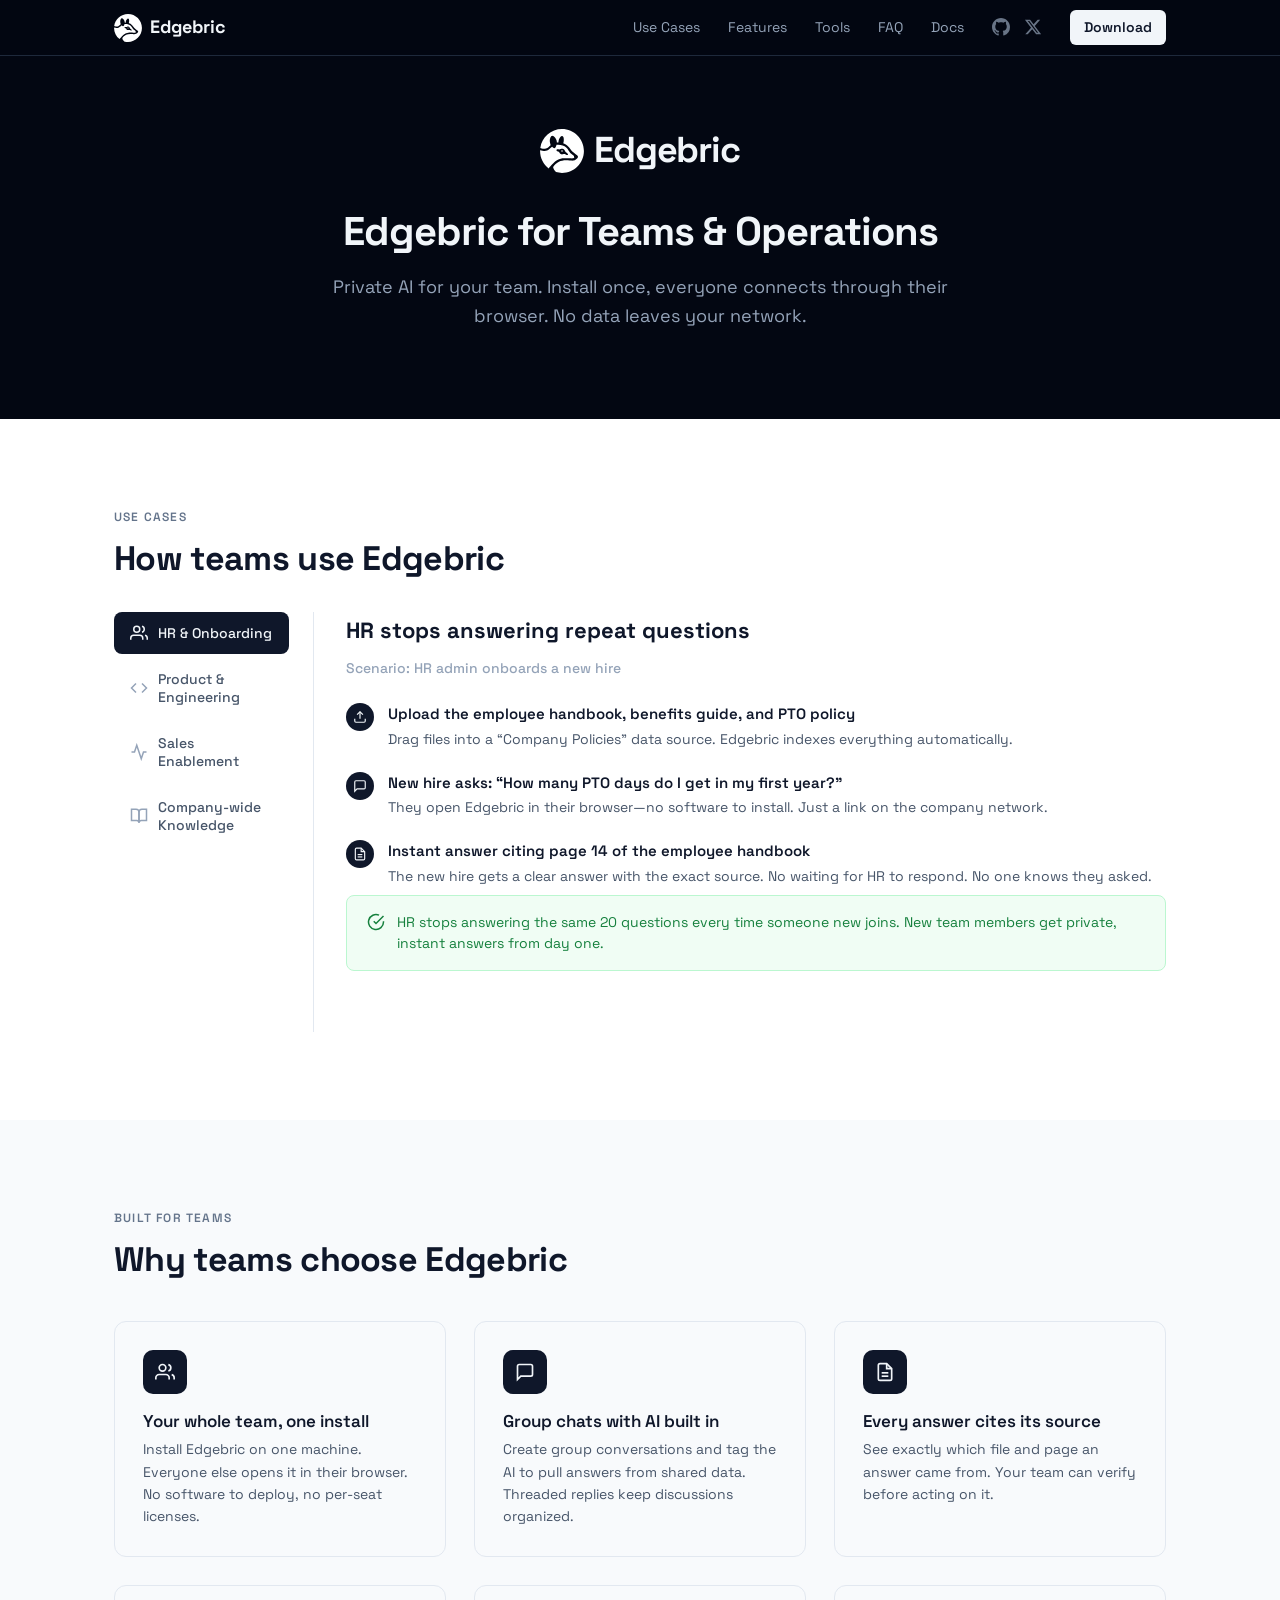
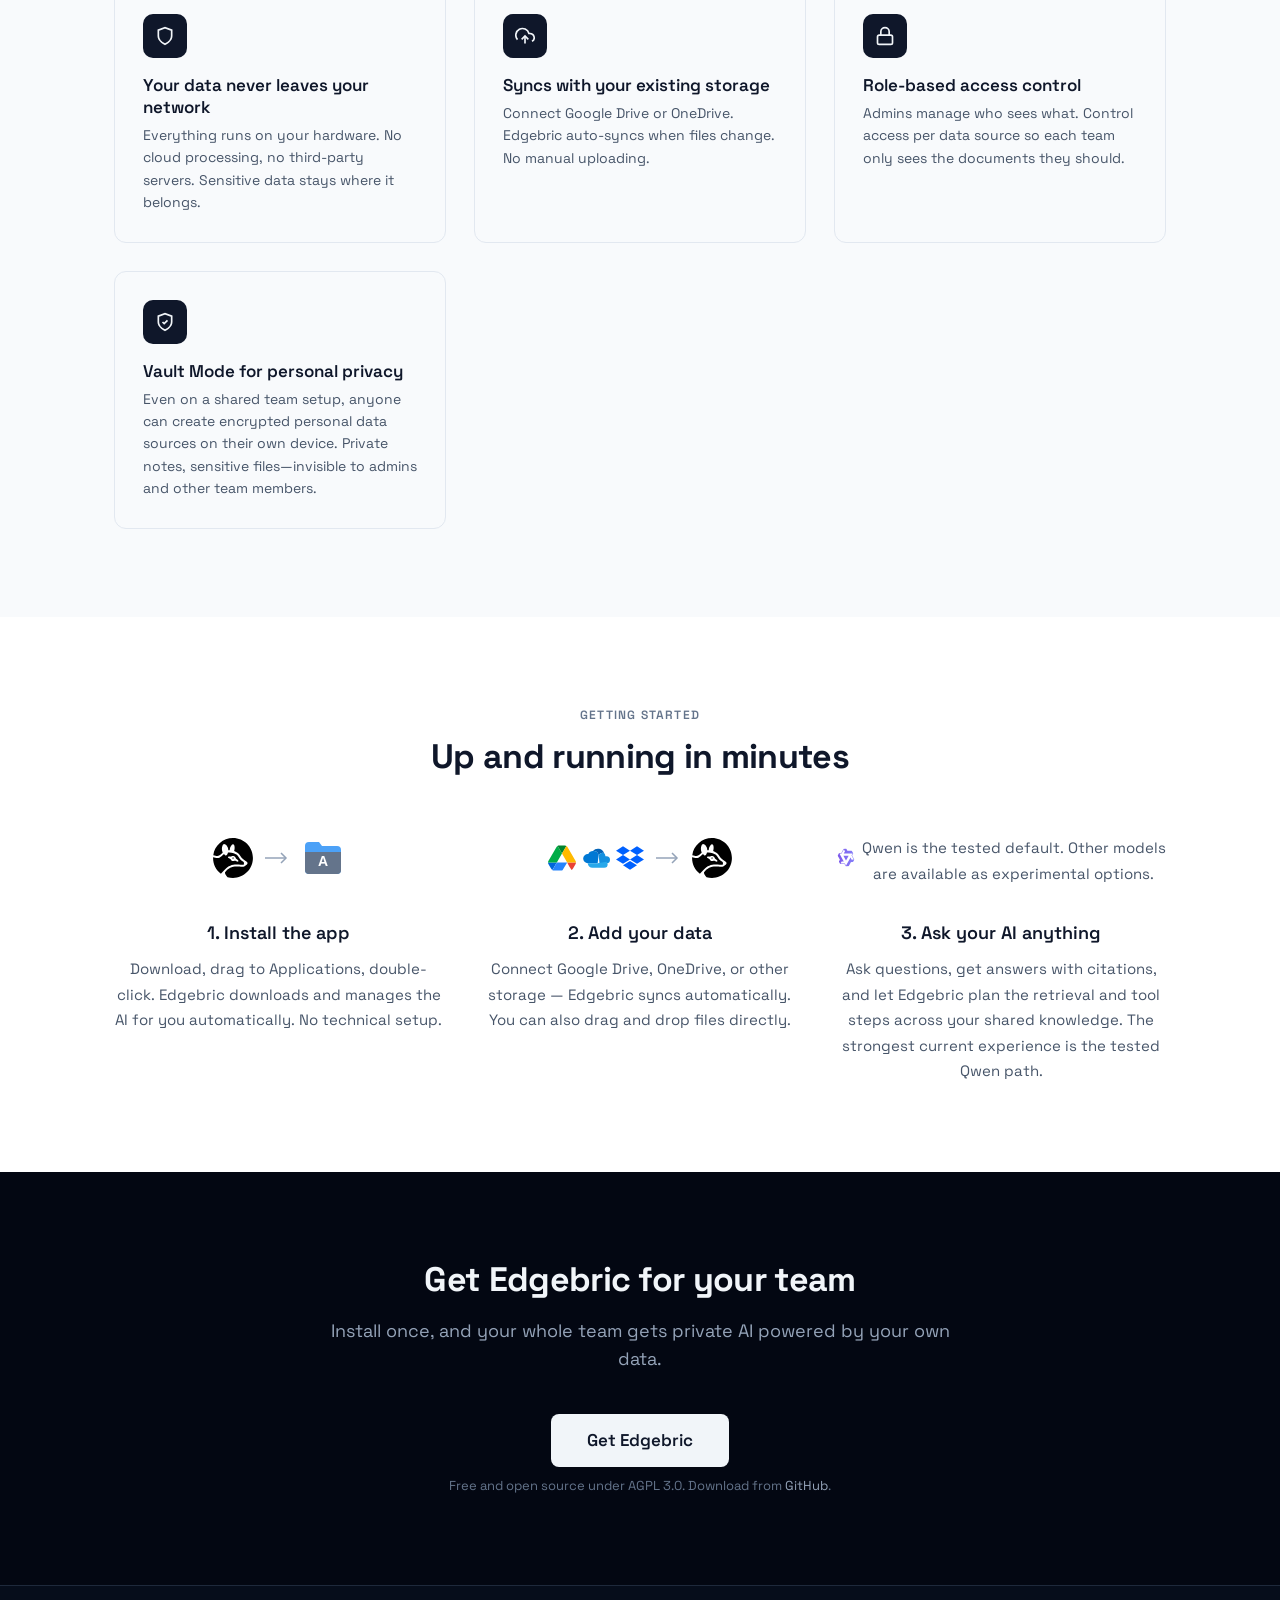
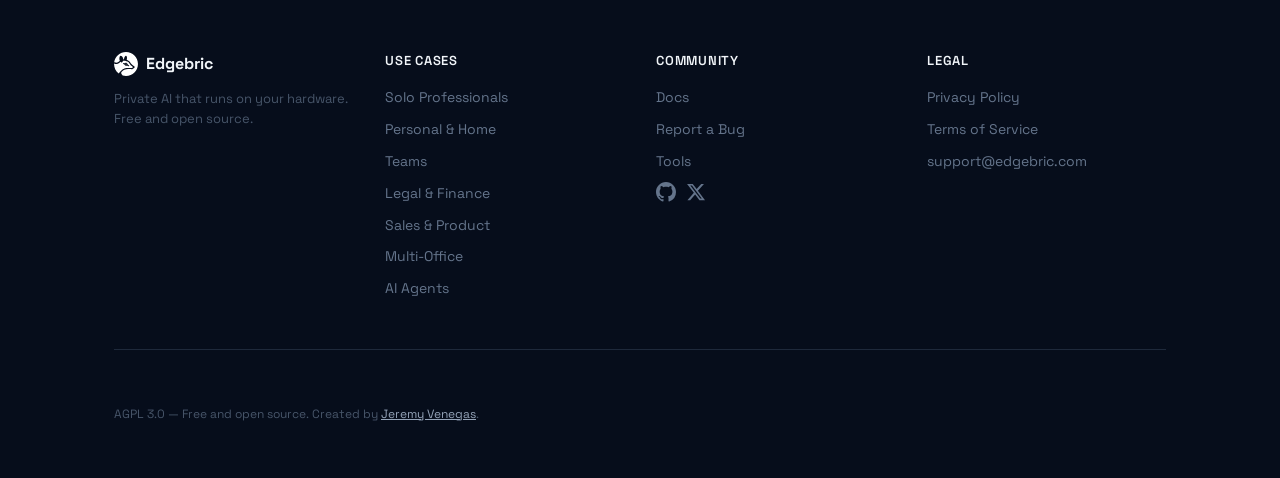
<file: use-cases/teams.html>
<!DOCTYPE html>
<html lang="en">
<head>
  <meta charset="UTF-8">
  <meta name="viewport" content="width=device-width, initial-scale=1.0">
  <title>Edgebric for Teams — Private AI for Your Team</title>
  <meta name="description" content="Install Edgebric once, your whole team connects through their browser. Private AI for HR, product, sales, and team-wide knowledge. No data leaves your network.">
  <link rel="icon" type="image/svg+xml" href="../assets/favicon.svg">
  <link rel="icon" type="image/png" sizes="32x32" href="../assets/favicon-32.png">
  <link rel="apple-touch-icon" href="../assets/apple-touch-icon.png">
  <meta property="og:type" content="website">
  <meta property="og:title" content="Edgebric for Teams — Private AI for Your Team">
  <meta property="og:description" content="Install once, your whole team connects through their browser. Private AI for HR, product, sales, and team-wide knowledge.">
  <meta property="og:image" content="https://edgebric.com/assets/og-image.png">
  <meta property="og:url" content="https://edgebric.com/use-cases/teams.html">
  <meta name="twitter:card" content="summary_large_image">
  <meta name="twitter:title" content="Edgebric for Teams — Private AI for Your Team">
  <meta name="twitter:description" content="Install once, your whole team connects through their browser. Private AI for HR, product, sales, and team-wide knowledge.">
  <meta name="twitter:image" content="https://edgebric.com/assets/og-image.png">
  <link rel="preconnect" href="https://fonts.googleapis.com">
  <link rel="preconnect" href="https://fonts.gstatic.com" crossorigin>
  <link href="https://fonts.googleapis.com/css2?family=Space+Grotesk:wght@400;500;600;700&display=swap" rel="stylesheet">
  <link rel="stylesheet" href="../css/style.css">
</head>
<body>

<div id="site-header"></div>
<script src="../js/components.js"></script>

<!-- ─── Hero (dark) ────────────────────────────────────── -->
<header class="dark" style="padding-top:120px;padding-bottom:88px">
  <div class="wrap tc">
    <div class="hero-logo" style="justify-content:center">
      <img src="../assets/circle-logo-white.svg" alt="" width="44" height="44">
      <span>Edgebric</span>
    </div>
    <h1 style="font-size:40px;font-weight:700;line-height:1.15;letter-spacing:-.025em;margin:0 0 18px">Edgebric for Teams &amp; Operations</h1>
    <p class="sub muted center-sub" style="max-width:620px">Private AI for your team. Install once, everyone connects through their browser. No data leaves your network.</p>
  </div>
</header>

<!-- ─── Use Cases (light) ──────────────────────────────── -->
<section class="light" id="use-cases">
  <div class="wrap">
    <p class="label">Use cases</p>
    <h2>How teams use Edgebric</h2>
    <div class="uc-showcase">
      <div class="uc-nav">
        <button class="uc-nav-btn active" data-story="hr">
          <svg width="18" height="18" viewBox="0 0 24 24" fill="none" stroke="currentColor" stroke-width="2"><path d="M17 21v-2a4 4 0 0 0-4-4H5a4 4 0 0 0-4 4v2"/><circle cx="9" cy="7" r="4"/><path d="M23 21v-2a4 4 0 0 0-3-3.87"/><path d="M16 3.13a4 4 0 0 1 0 7.75"/></svg>
          HR &amp; Onboarding
        </button>
        <button class="uc-nav-btn" data-story="product">
          <svg width="18" height="18" viewBox="0 0 24 24" fill="none" stroke="currentColor" stroke-width="2"><polyline points="16 18 22 12 16 6"/><polyline points="8 6 2 12 8 18"/></svg>
          Product &amp; Engineering
        </button>
        <button class="uc-nav-btn" data-story="sales">
          <svg width="18" height="18" viewBox="0 0 24 24" fill="none" stroke="currentColor" stroke-width="2"><polyline points="22 12 18 12 15 21 9 3 6 12 2 12"/></svg>
          Sales Enablement
        </button>
        <button class="uc-nav-btn" data-story="knowledge">
          <svg width="18" height="18" viewBox="0 0 24 24" fill="none" stroke="currentColor" stroke-width="2"><path d="M2 3h6a4 4 0 0 1 4 4v14a3 3 0 0 0-3-3H2z"/><path d="M22 3h-6a4 4 0 0 0-4 4v14a3 3 0 0 1 3-3h7z"/></svg>
          Company-wide Knowledge
        </button>
      </div>
      <div class="uc-content">

        <div class="uc-story active" id="story-hr">
          <h3>HR stops answering repeat questions</h3>
          <p class="uc-persona">Scenario: HR admin onboards a new hire</p>
          <div class="uc-story-body">
            <div class="uc-step-item"><div class="uc-step-ico"><svg width="14" height="14" viewBox="0 0 24 24" fill="none" stroke="currentColor" stroke-width="2"><path d="M21 15v4a2 2 0 0 1-2 2H5a2 2 0 0 1-2-2v-4"/><polyline points="17 8 12 3 7 8"/><line x1="12" y1="3" x2="12" y2="15"/></svg></div><div><h4>Upload the employee handbook, benefits guide, and PTO policy</h4><p>Drag files into a &ldquo;Company Policies&rdquo; data source. Edgebric indexes everything automatically.</p></div></div>
            <div class="uc-step-item"><div class="uc-step-ico"><svg width="14" height="14" viewBox="0 0 24 24" fill="none" stroke="currentColor" stroke-width="2"><path d="M21 15a2 2 0 0 1-2 2H7l-4 4V5a2 2 0 0 1 2-2h14a2 2 0 0 1 2 2z"/></svg></div><div><h4>New hire asks: &ldquo;How many PTO days do I get in my first year?&rdquo;</h4><p>They open Edgebric in their browser&mdash;no software to install. Just a link on the company network.</p></div></div>
            <div class="uc-step-item"><div class="uc-step-ico"><svg width="14" height="14" viewBox="0 0 24 24" fill="none" stroke="currentColor" stroke-width="2"><path d="M14 2H6a2 2 0 0 0-2 2v16a2 2 0 0 0 2 2h12a2 2 0 0 0 2-2V8z"/><polyline points="14 2 14 8 20 8"/><line x1="16" y1="13" x2="8" y2="13"/><line x1="16" y1="17" x2="8" y2="17"/></svg></div><div><h4>Instant answer citing page 14 of the employee handbook</h4><p>The new hire gets a clear answer with the exact source. No waiting for HR to respond. No one knows they asked.</p></div></div>
          </div>
          <div class="uc-highlight"><svg width="18" height="18" viewBox="0 0 24 24" fill="none" stroke="#15803d" stroke-width="2"><path d="M22 11.08V12a10 10 0 1 1-5.93-9.14"/><polyline points="22 4 12 14.01 9 11.01"/></svg><p>HR stops answering the same 20 questions every time someone new joins. New team members get private, instant answers from day one.</p></div>
        </div>

        <div class="uc-story" id="story-product">
          <h3>The team stays aligned without more meetings</h3>
          <p class="uc-persona">Scenario: Product and engineering teams sharing specs</p>
          <div class="uc-story-body">
            <div class="uc-step-item"><div class="uc-step-ico"><svg width="14" height="14" viewBox="0 0 24 24" fill="none" stroke="currentColor" stroke-width="2"><polyline points="16 16 12 12 8 16"/><line x1="12" y1="12" x2="12" y2="21"/><path d="M20.39 18.39A5 5 0 0 0 18 9h-1.26A8 8 0 1 0 3 16.3"/></svg></div><div><h4>Sync specs from Google Drive into Edgebric</h4><p>Connect the team&rsquo;s shared Drive folder. Edgebric stays in sync as documents are added or updated.</p></div></div>
            <div class="uc-step-item"><div class="uc-step-ico"><svg width="14" height="14" viewBox="0 0 24 24" fill="none" stroke="currentColor" stroke-width="2"><circle cx="11" cy="11" r="8"/><line x1="21" y1="21" x2="16.65" y2="16.65"/></svg></div><div><h4>&ldquo;Summarize the auth redesign spec&rdquo;</h4><p>An engineer asks during sprint planning. Edgebric pulls key points from the 12-page spec with page references.</p></div></div>
            <div class="uc-step-item"><div class="uc-step-ico"><svg width="14" height="14" viewBox="0 0 24 24" fill="none" stroke="currentColor" stroke-width="2"><path d="M17 21v-2a4 4 0 0 0-4-4H5a4 4 0 0 0-4 4v2"/><circle cx="9" cy="7" r="4"/><path d="M23 21v-2a4 4 0 0 0-3-3.87"/><path d="M16 3.13a4 4 0 0 1 0 7.75"/></svg></div><div><h4>Everyone stays on the same page</h4><p>New team members catch up on past decisions. Anyone can query specs, RFCs, and design docs without scheduling a meeting.</p></div></div>
          </div>
          <div class="uc-highlight"><svg width="18" height="18" viewBox="0 0 24 24" fill="none" stroke="#15803d" stroke-width="2"><path d="M22 11.08V12a10 10 0 1 1-5.93-9.14"/><polyline points="22 4 12 14.01 9 11.01"/></svg><p>No more &ldquo;did you read the spec?&rdquo; meetings. The spec is always one question away.</p></div>
        </div>

        <div class="uc-story" id="story-sales">
          <h3>Reps self-serve instead of pinging product</h3>
          <p class="uc-persona">Scenario: Sales rep preparing for a competitive call</p>
          <div class="uc-story-body">
            <div class="uc-step-item"><div class="uc-step-ico"><svg width="14" height="14" viewBox="0 0 24 24" fill="none" stroke="currentColor" stroke-width="2"><path d="M21 15v4a2 2 0 0 1-2 2H5a2 2 0 0 1-2-2v-4"/><polyline points="17 8 12 3 7 8"/><line x1="12" y1="3" x2="12" y2="15"/></svg></div><div><h4>Upload sales playbooks, battlecards, and competitive intel</h4><p>Sales ops drops in the latest materials. Product adds technical differentiators. Edgebric indexes everything.</p></div></div>
            <div class="uc-step-item"><div class="uc-step-ico"><svg width="14" height="14" viewBox="0 0 24 24" fill="none" stroke="currentColor" stroke-width="2"><path d="M21 15a2 2 0 0 1-2 2H7l-4 4V5a2 2 0 0 1 2-2h14a2 2 0 0 1 2 2z"/></svg></div><div><h4>&ldquo;What differentiates us from Competitor X on latency?&rdquo;</h4><p>Before a call, the rep asks Edgebric. Gets a cited answer pulled directly from the battlecard and product spec.</p></div></div>
            <div class="uc-step-item"><div class="uc-step-ico"><svg width="14" height="14" viewBox="0 0 24 24" fill="none" stroke="currentColor" stroke-width="2"><polyline points="22 12 18 12 15 21 9 3 6 12 2 12"/></svg></div><div><h4>Rep walks into the call prepared</h4><p>No last-minute Slack messages to product. No waiting for someone to dig up the right document. Self-service, cited answers.</p></div></div>
          </div>
          <div class="uc-highlight"><svg width="18" height="18" viewBox="0 0 24 24" fill="none" stroke="#15803d" stroke-width="2"><path d="M22 11.08V12a10 10 0 1 1-5.93-9.14"/><polyline points="22 4 12 14.01 9 11.01"/></svg><p>Reps self-serve instead of pinging product. Product stops being an on-demand FAQ hotline.</p></div>
        </div>

        <div class="uc-story" id="story-knowledge">
          <h3>Institutional knowledge, accessible to everyone</h3>
          <p class="uc-persona">Scenario: Company-wide knowledge base across departments</p>
          <div class="uc-story-body">
            <div class="uc-step-item"><div class="uc-step-ico"><svg width="14" height="14" viewBox="0 0 24 24" fill="none" stroke="currentColor" stroke-width="2"><path d="M22 19a2 2 0 0 1-2 2H4a2 2 0 0 1-2-2V5a2 2 0 0 1 2-2h5l2 3h9a2 2 0 0 1 2 2z"/></svg></div><div><h4>Upload policies, meeting notes, contracts, and memos</h4><p>Each department adds their documents. Legal uploads contracts, ops uploads policies, leadership uploads meeting notes.</p></div></div>
            <div class="uc-step-item"><div class="uc-step-ico"><svg width="14" height="14" viewBox="0 0 24 24" fill="none" stroke="currentColor" stroke-width="2"><circle cx="11" cy="11" r="8"/><line x1="21" y1="21" x2="16.65" y2="16.65"/></svg></div><div><h4>&ldquo;What did we agree to with Acme in Q3?&rdquo;</h4><p>Edgebric searches contracts, meeting notes, and emails at once. Returns the relevant clause with the exact source document.</p></div></div>
            <div class="uc-step-item"><div class="uc-step-ico"><svg width="14" height="14" viewBox="0 0 24 24" fill="none" stroke="currentColor" stroke-width="2"><path d="M2 3h6a4 4 0 0 1 4 4v14a3 3 0 0 0-3-3H2z"/><path d="M22 3h-6a4 4 0 0 0-4 4v14a3 3 0 0 1 3-3h7z"/></svg></div><div><h4>Everyone finds answers without asking around</h4><p>No more &ldquo;does anyone know where that doc is?&rdquo; messages. No more knowledge locked in one person&rsquo;s inbox or head.</p></div></div>
          </div>
          <div class="uc-highlight"><svg width="18" height="18" viewBox="0 0 24 24" fill="none" stroke="#15803d" stroke-width="2"><path d="M22 11.08V12a10 10 0 1 1-5.93-9.14"/><polyline points="22 4 12 14.01 9 11.01"/></svg><p>Institutional knowledge accessible to everyone, not locked in someone&rsquo;s inbox.</p></div>
        </div>

      </div>
    </div>
  </div>
</section>

<!-- ─── Features / Benefits (light-alt) ───────────────── -->
<section class="light-alt" id="features">
  <div class="wrap">
    <p class="label">Built for teams</p>
    <h2>Why teams choose Edgebric</h2>
    <div class="benefits-grid mt2">
      <div class="benefit">
        <div class="benefit-ico"><svg width="20" height="20" viewBox="0 0 24 24" fill="none" stroke="currentColor" stroke-width="2"><path d="M17 21v-2a4 4 0 0 0-4-4H5a4 4 0 0 0-4 4v2"/><circle cx="9" cy="7" r="4"/><path d="M23 21v-2a4 4 0 0 0-3-3.87"/><path d="M16 3.13a4 4 0 0 1 0 7.75"/></svg></div>
        <h4>Your whole team, one install</h4>
        <p>Install Edgebric on one machine. Everyone else opens it in their browser. No software to deploy, no per-seat licenses.</p>
      </div>
      <div class="benefit">
        <div class="benefit-ico"><svg width="20" height="20" viewBox="0 0 24 24" fill="none" stroke="currentColor" stroke-width="2"><path d="M21 15a2 2 0 0 1-2 2H7l-4 4V5a2 2 0 0 1 2-2h14a2 2 0 0 1 2 2z"/></svg></div>
        <h4>Group chats with AI built in</h4>
        <p>Create group conversations and tag the AI to pull answers from shared data. Threaded replies keep discussions organized.</p>
      </div>
      <div class="benefit">
        <div class="benefit-ico"><svg width="20" height="20" viewBox="0 0 24 24" fill="none" stroke="currentColor" stroke-width="2"><path d="M14 2H6a2 2 0 0 0-2 2v16a2 2 0 0 0 2 2h12a2 2 0 0 0 2-2V8z"/><polyline points="14 2 14 8 20 8"/><line x1="16" y1="13" x2="8" y2="13"/><line x1="16" y1="17" x2="8" y2="17"/></svg></div>
        <h4>Every answer cites its source</h4>
        <p>See exactly which file and page an answer came from. Your team can verify before acting on it.</p>
      </div>
      <div class="benefit">
        <div class="benefit-ico"><svg width="20" height="20" viewBox="0 0 24 24" fill="none" stroke="currentColor" stroke-width="2"><path d="M12 22s8-4 8-10V5l-8-3-8 3v7c0 6 8 10 8 10z"/></svg></div>
        <h4>Your data never leaves your network</h4>
        <p>Everything runs on your hardware. No cloud processing, no third-party servers. Sensitive data stays where it belongs.</p>
      </div>
      <div class="benefit">
        <div class="benefit-ico"><svg width="20" height="20" viewBox="0 0 24 24" fill="none" stroke="currentColor" stroke-width="2"><polyline points="16 16 12 12 8 16"/><line x1="12" y1="12" x2="12" y2="21"/><path d="M20.39 18.39A5 5 0 0 0 18 9h-1.26A8 8 0 1 0 3 16.3"/></svg></div>
        <h4>Syncs with your existing storage</h4>
        <p>Connect Google Drive or OneDrive. Edgebric auto-syncs when files change. No manual uploading.</p>
      </div>
      <div class="benefit">
        <div class="benefit-ico"><svg width="20" height="20" viewBox="0 0 24 24" fill="none" stroke="currentColor" stroke-width="2"><rect x="3" y="11" width="18" height="11" rx="2" ry="2"/><path d="M7 11V7a5 5 0 0 1 10 0v4"/></svg></div>
        <h4>Role-based access control</h4>
        <p>Admins manage who sees what. Control access per data source so each team only sees the documents they should.</p>
      </div>
      <div class="benefit">
        <div class="benefit-ico"><svg width="20" height="20" viewBox="0 0 24 24" fill="none" stroke="currentColor" stroke-width="2"><path d="M12 22s8-4 8-10V5l-8-3-8 3v7c0 6 8 10 8 10z"/><path d="M9 12l2 2 4-4"/></svg></div>
        <h4>Vault Mode for personal privacy</h4>
        <p>Even on a shared team setup, anyone can create encrypted personal data sources on their own device. Private notes, sensitive files&mdash;invisible to admins and other team members.</p>
      </div>
    </div>
  </div>
</section>

<!-- ─── Getting Started (light) ───────────────────────── -->
<section class="light" id="getting-started">
  <div class="wrap tc">
    <p class="label">Getting started</p>
    <h2>Up and running in minutes</h2>
    <div class="steps mt2">
      <div class="step">
        <div class="step-visual">
          <div class="step-icons">
            <img src="../assets/circle-logo-black.svg" alt="" width="40" height="40" class="step-icon-img">
            <svg width="32" height="24" viewBox="0 0 32 24" fill="none"><path d="M4 12h20" stroke="#94a3b8" stroke-width="1.5"/><path d="M20 7l5 5-5 5" stroke="#94a3b8" stroke-width="1.5" fill="none"/></svg>
            <svg width="44" height="40" viewBox="0 0 44 40" fill="none">
              <path d="M4 8a4 4 0 0 1 4-4h10l3 4h15a4 4 0 0 1 4 4v20a4 4 0 0 1-4 4H8a4 4 0 0 1-4-4V8z" fill="#4ca1f7"/>
              <path d="M4 14h36v18a4 4 0 0 1-4 4H8a4 4 0 0 1-4-4V14z" fill="#64748b"/>
              <text x="22" y="28" text-anchor="middle" font-size="14" font-weight="700" fill="#fff" font-family="sans-serif">A</text>
            </svg>
          </div>
        </div>
        <h3>1. Install the app</h3>
        <p>Download, drag to Applications, double-click. Edgebric downloads and manages the AI for you automatically. No technical setup.</p>
      </div>
      <div class="step">
        <div class="step-visual">
          <div class="step-icons">
            <div class="step-icon-stack">
              <svg width="28" height="28" viewBox="0 0 87.3 78"><path d="M6.6 66.85l3.85 6.65c.8 1.4 1.95 2.5 3.3 3.3l13.75-23.8H0c0 1.55.4 3.1 1.2 4.5l5.4 9.35z" fill="#0066DA"/><path d="M43.65 25.15L29.9 1.35c-1.35.8-2.5 1.9-3.3 3.3l-25.4 44a9.06 9.06 0 0 0-1.2 4.5h27.5l16.15-28z" fill="#00AC47"/><path d="M73.55 76.8c1.35-.8 2.5-1.9 3.3-3.3l1.6-2.75L86.1 57.7c.8-1.4 1.2-2.95 1.2-4.5H59.8l6.1 11.8 7.65 11.8z" fill="#EA4335"/><path d="M43.65 25.15L57.4 1.35a9.39 9.39 0 0 0-4.5-1.35H34.4c-1.6 0-3.15.45-4.5 1.35l13.75 23.8z" fill="#00832D"/><path d="M59.8 53.15h-32.3L13.75 76.95c1.35.8 2.9 1.25 4.5 1.25h22.5c1.6 0 3.15-.45 4.5-1.25l14.55-23.8z" fill="#2684FC"/><path d="M73.4 26.5l-12.7-22c-.8-1.4-1.95-2.5-3.3-3.3L43.65 25.15l16.15 28h27.45c0-1.55-.4-3.1-1.2-4.5L73.4 26.5z" fill="#FFBA00"/></svg>
              <svg width="28" height="28" viewBox="0 0 24 24"><path d="M14.22 9.59c.46-.79 1.17-1.4 2.03-1.73a3.98 3.98 0 0 1 2.66-.05A5.49 5.49 0 0 0 9.4 6.1a4.46 4.46 0 0 1 4.82 3.49z" fill="#0364B8"/><path d="M14.22 9.59A4.46 4.46 0 0 0 9.4 6.1a4.47 4.47 0 0 0-3.99 2.47A3.97 3.97 0 0 0 1 12.48a3.97 3.97 0 0 0 3.97 3.97h8.46l.79-6.86z" fill="#0078D4"/><path d="M18.91 7.81a3.98 3.98 0 0 0-2.66.05 3.98 3.98 0 0 0-2.03 1.73l.79 6.86h5.96A3.01 3.01 0 0 0 24 13.44a3.01 3.01 0 0 0-3.01-3.01 2.96 2.96 0 0 0-.76.1l-.14-.04a3.98 3.98 0 0 0-1.18-2.68z" fill="#1490DF"/><path d="M13.43 16.45H4.97A3.97 3.97 0 0 0 8.94 20.42h10.03A3.01 3.01 0 0 0 22 17.41a3.01 3.01 0 0 0-1.03-2.27l-7.54 1.31z" fill="#28A8EA"/></svg>
              <svg width="28" height="28" viewBox="0 0 24 24"><path d="M6 2l6 3.75L6 9.5 0 5.75zm12 0l6 3.75-6 3.75-6-3.75zM0 13.25L6 9.5l6 3.75L6 17zm18-3.75l6 3.75-6 3.75-6-3.75zM6 18.25l6-3.75 6 3.75-6 3.75z" fill="#0061FF"/></svg>
            </div>
            <svg width="32" height="24" viewBox="0 0 32 24" fill="none"><path d="M4 12h20" stroke="#94a3b8" stroke-width="1.5"/><path d="M20 7l5 5-5 5" stroke="#94a3b8" stroke-width="1.5" fill="none"/></svg>
            <img src="../assets/circle-logo-black.svg" alt="" width="40" height="40" class="step-icon-img">
          </div>
        </div>
        <h3>2. Add your data</h3>
        <p>Connect Google Drive, OneDrive, or other storage — Edgebric syncs automatically. You can also drag and drop files directly.</p>
      </div>
      <div class="step">
        <div class="step-visual">
          <div class="step-icon-row">
            <img src="../assets/logos/qwen-color.svg" alt="Qwen" width="36" height="36" class="step-icon-img">
          </div>
          <p class="step-more">Qwen is the tested default. Other models are available as experimental options.</p>
        </div>
        <h3>3. Ask your AI anything</h3>
        <p>Ask questions, get answers with citations, and let Edgebric plan the retrieval and tool steps across your shared knowledge. The strongest current experience is the tested Qwen path.</p>
      </div>
    </div>
  </div>
</section>

<!-- ─── CTA (dark) ─────────────────────────────────────── -->
<section class="dark tc">
  <div class="wrap">
    <h2>Get Edgebric for your team</h2>
    <p class="sub muted center-sub">Install once, and your whole team gets private AI powered by your own data.</p>
    <a href="../index.html#pricing" class="btn mt2">Get Edgebric</a>
    <p class="note-sm mt2">Free and open source under AGPL 3.0. Download from <a href="https://github.com/jerv/edgebric">GitHub</a>.</p>
  </div>
</section>

<div id="site-footer"></div>

<script src="../js/main.js"></script>
<script>
// Use-case story nav for this page (re-bind since main.js binds on load)
document.querySelectorAll('.uc-nav-btn').forEach(function(btn) {
  btn.addEventListener('click', function() {
    document.querySelectorAll('.uc-nav-btn').forEach(function(b) { b.classList.remove('active'); });
    document.querySelectorAll('.uc-story').forEach(function(s) { s.classList.remove('active'); });
    btn.classList.add('active');
    document.getElementById('story-' + btn.dataset.story).classList.add('active');
  });
});
</script>
</body>
</html>
</file>
<file: css/style.css>
/*
  Edgebric marketing site
  Font: Space Grotesk
  Dark bg: #030712  |  Dark card: #0f172a  |  Dark border: #1e293b
  Light bg: #fff    |  Light-alt bg: #f8fafc
  NO blue accent — white/slate palette only
*/

/* === RESET === */
*,*::before,*::after{box-sizing:border-box;margin:0;padding:0}
html{scroll-behavior:smooth;overflow-x:hidden;scroll-padding-top:64px}
body{
  font-family:"Space Grotesk",-apple-system,BlinkMacSystemFont,"Segoe UI",Roboto,sans-serif;
  font-size:16px;line-height:1.7;-webkit-font-smoothing:antialiased;
  color:#f1f5f9;background:#030712;overflow-x:hidden;
}
a{color:#94a3b8;text-decoration:none}
a:hover{color:#f1f5f9;text-decoration:underline}
.light a,.light-alt a{color:#475569}
.light a:hover,.light-alt a:hover{color:#0f172a}
img{display:block;max-width:100%;height:auto}
ul{list-style:none}
strong{font-weight:600}

/* === LAYOUT === */
.wrap{max-width:1100px;margin:0 auto;padding:0 24px}
.narrow{max-width:680px;margin:0 auto;padding:0 24px}
.tc{text-align:center}
.mt1{margin-top:16px}
.mt2{margin-top:40px}
.center-sub{margin-left:auto;margin-right:auto}

/* === SECTIONS === */
.dark{background:#030712;color:#f1f5f9;padding:88px 0}
.dark-alt{background:#060d1b;color:#f1f5f9;padding:88px 0;border-top:1px solid #1e293b}
.light{background:#fff;color:#0f172a;padding:88px 0}
.light-alt{background:#f8fafc;color:#0f172a;padding:88px 0}

/* === TYPOGRAPHY === */
.label{font-size:12px;font-weight:600;letter-spacing:.1em;text-transform:uppercase;color:#64748b;margin-bottom:12px}
h2{font-size:34px;font-weight:700;line-height:1.2;letter-spacing:-.02em;margin-bottom:16px}
.sub{font-size:18px;line-height:1.6;max-width:640px}
.dark .sub,.dark-alt .sub{color:#94a3b8}
.light .sub,.light-alt .sub{color:#475569}
.big{font-size:18px;line-height:1.8;color:#475569}
.light-alt .big strong{color:#0f172a}
.muted{color:#94a3b8}
.muted strong{color:#f1f5f9}
.note{font-size:14px;color:#64748b}
.note-sm{margin-top:8px;font-size:13px;color:#64748b}
.note-sm a{color:#94a3b8}

/* === NAV === */
#nav{
  position:fixed;top:0;left:0;right:0;z-index:100;
  background:rgba(3,7,18,.9);backdrop-filter:blur(16px);-webkit-backdrop-filter:blur(16px);
  border-bottom:1px solid #1e293b;height:56px;
}
.nav-inner{display:flex;align-items:center;justify-content:space-between;height:100%}
.brand{display:inline-flex;align-items:center;gap:8px;text-decoration:none!important}
.brand img{width:28px;height:28px;border-radius:5px}
.brand span{font-weight:700;font-size:18px;color:#f1f5f9}
.nav-links{display:flex;align-items:center;gap:28px}
.nav-links a{font-size:14px;color:#94a3b8;text-decoration:none;white-space:nowrap}
.nav-links a:hover{color:#f1f5f9}
.btn-sm{font-weight:600!important;color:#0f172a!important;background:#f1f5f9;padding:6px 14px;border-radius:6px}
.btn-sm:hover{background:#fff;color:#0f172a!important;text-decoration:none!important}
/* mobile hamburger */
.nav-toggle{display:none;background:none;border:none;color:#f1f5f9;cursor:pointer;padding:4px}
.nav-mobile{
  display:none;position:fixed;top:56px;left:0;right:0;
  background:rgba(3,7,18,.97);backdrop-filter:blur(16px);-webkit-backdrop-filter:blur(16px);
  border-bottom:1px solid #1e293b;padding:16px 24px;z-index:99;
}
.nav-mobile.open{display:block}
.nav-mobile a{display:block;padding:10px 0;font-size:16px;color:#94a3b8;text-decoration:none;border-bottom:1px solid #1e293b}
.nav-mobile a:last-child{border-bottom:none}
.nav-mobile a:hover{color:#f1f5f9}
.nav-mobile .btn-sm{display:inline-block;margin-top:12px;text-align:center;width:100%}

/* nav social icons */
.nav-links li{display:inline-flex;align-items:center}
.nav-icons{display:inline-flex;align-items:center;gap:14px}
.nav-icons a{display:flex;align-items:center;justify-content:center;opacity:.7;transition:opacity .15s}
.nav-icons a:hover{opacity:1}
.nav-icons svg{display:block;width:18px;height:18px}
.nav-dd{position:relative}
.nav-dd>a{cursor:pointer}
.nav-dd-menu{
  display:none;position:absolute;top:100%;left:50%;transform:translateX(-50%);
  margin-top:12px;min-width:200px;z-index:101;
  background:#0f172a;border:1px solid #1e293b;border-radius:10px;
  padding:8px 0;box-shadow:0 8px 24px rgba(0,0,0,.3);
}
.nav-dd-menu::before{
  content:'';position:absolute;top:-12px;left:0;right:0;height:12px;
}
.nav-dd:hover .nav-dd-menu{display:block}
.nav-dd-menu a{
  display:block;padding:8px 20px;font-size:13px;color:#94a3b8;
  white-space:nowrap;text-decoration:none;
}
.nav-dd-menu a:hover{color:#f1f5f9;background:rgba(241,245,249,.05);text-decoration:none}

/* === BUTTONS === */
.btn{
  display:inline-block;font-size:17px;font-weight:600;color:#0f172a;
  background:#f1f5f9;padding:12px 36px;border-radius:8px;
  transition:background .15s;
}
.btn:hover{background:#fff;color:#0f172a;text-decoration:none}
.btn.btn-outline{background:transparent;color:#f1f5f9;border:1.5px solid rgba(241,245,249,.4)}
.btn.btn-outline:hover{background:rgba(241,245,249,.1);color:#fff}
.hero-ctas{display:flex;gap:12px;flex-wrap:wrap;margin-top:8px}

/* === HERO === */
.hero{padding:0!important;overflow:hidden}
.hero-grid{display:grid;grid-template-columns:1fr;min-height:100vh;align-items:center;max-width:720px}
.hero-content{text-align:left;padding:120px 0 80px}
.hero-logo{display:inline-flex;align-items:center;gap:10px;margin-bottom:28px}
.hero-logo img{width:44px;height:44px;border-radius:10px}
.hero-logo span{font-size:36px;font-weight:700;letter-spacing:-.03em;color:#f1f5f9}
.hero h1{font-size:40px;font-weight:700;line-height:1.15;letter-spacing:-.025em;margin:0 0 18px}
.hero-sub{font-size:18px;color:#94a3b8;margin:0 0 24px;line-height:1.6}
.hero-highlights{display:flex;gap:10px;flex-wrap:wrap;margin-bottom:28px}
.hero-pill{
  font-size:13px;font-weight:500;color:#94a3b8;
  border:1px solid #1e293b;border-radius:100px;padding:6px 16px;
  background:rgba(15,23,42,.5);
}
.hero-integrations{display:flex;align-items:center;gap:24px;margin-bottom:28px;flex-wrap:wrap}
.hero-int-group{display:inline-flex;align-items:center;gap:8px}
.hero-int-label{font-size:11px;font-weight:600;color:#64748b;text-transform:uppercase;letter-spacing:.06em;white-space:nowrap}
.hero-int-logos{display:inline-flex;align-items:center;gap:8px}
/* === GRID === */
.grid{display:grid;gap:24px}
.g2{grid-template-columns:repeat(2,1fr)}
.g3{grid-template-columns:repeat(3,1fr)}

/* === CARDS (light bg) === */
.card{background:#fff;border:1px solid #e2e8f0;border-radius:10px;padding:28px;box-shadow:0 1px 3px rgba(0,0,0,.04)}
.card h3{font-size:17px;font-weight:600;margin-bottom:8px;color:#0f172a}
.card p{font-size:15px;color:#475569;line-height:1.6}
.card-q{font-size:16px;font-weight:600;color:#0f172a;margin-bottom:8px;line-height:1.4}
.rec{font-size:14px;color:#94a3b8;margin-bottom:12px}

/* === STEPS === */
.steps{display:grid;grid-template-columns:repeat(3,1fr);gap:32px}
.step{text-align:center}
.step-visual{
  display:flex;align-items:center;justify-content:center;
  height:80px;margin-bottom:20px;
}
.step-icons{display:flex;align-items:center;gap:8px}
.step-icon-img{border-radius:10px}
.step-icon-stack{display:flex;gap:6px;align-items:center}
.step-icon-row{display:flex;gap:8px;align-items:center;justify-content:center;flex-wrap:wrap}
.step-more{font-size:13px;color:#94a3b8;margin-top:6px;margin-left:6px}
.step h3{font-size:18px;font-weight:600;margin-bottom:8px;color:#0f172a}
.step p{font-size:15px;color:#475569}

/* === INTEGRATIONS === */
.int-group{margin-top:40px}
.int-group+.int-group{margin-top:48px}
.int-group h3{font-size:16px;font-weight:600;color:#f1f5f9;margin-bottom:20px}
.logos{display:flex;flex-wrap:wrap;align-items:center;gap:28px}
.logo-chip{display:inline-flex;align-items:center;gap:8px}
.logo-chip svg{flex-shrink:0}
.logo-chip span{font-size:15px;color:#94a3b8}
.int-note{margin-top:16px;font-size:15px;color:#64748b;max-width:580px}

/* === FEATURES (compact list) === */
.feat-list{display:grid;grid-template-columns:1fr 1fr;gap:16px 40px}
.feat-item{display:flex;align-items:flex-start;gap:12px;font-size:15px;color:#334155;line-height:1.5}
.feat-item svg{flex-shrink:0;margin-top:2px}
.feat-item strong{color:#0f172a}
.feat-item a{color:#94a3b8;text-decoration:none;font-weight:500}
.feat-item a:hover{text-decoration:underline}

/* === FEATURES (benefit cards) === */
.benefits-grid{display:grid;grid-template-columns:repeat(3,1fr);gap:28px}
.benefit{
  background:#f8fafc;border:1px solid #e2e8f0;border-radius:12px;padding:28px;
  transition:box-shadow .15s;
}
.benefit:hover{box-shadow:0 4px 12px rgba(0,0,0,.06)}
.benefit-ico{
  width:44px;height:44px;border-radius:10px;
  background:#0f172a;display:flex;align-items:center;justify-content:center;
  color:#f1f5f9;margin-bottom:16px;
}
.benefit h4{font-size:17px;font-weight:600;color:#0f172a;margin-bottom:6px;line-height:1.3}
.benefit p{font-size:14px;color:#475569;line-height:1.6}

/* === USE-CASE SHOWCASE === */
.uc-showcase{display:grid;grid-template-columns:200px 1fr;gap:0;margin-top:32px;min-height:420px}
.uc-nav{display:flex;flex-direction:column;gap:4px;border-right:1px solid #e2e8f0;padding-right:24px}
.uc-nav-btn{
  font-family:inherit;display:flex;align-items:center;gap:10px;
  padding:12px 16px;border:none;border-radius:8px;
  background:transparent;color:#475569;font-size:14px;font-weight:500;
  cursor:pointer;text-align:left;transition:all .15s;
}
.uc-nav-btn:hover{background:#f1f5f9;color:#0f172a}
.uc-nav-btn.active{background:#0f172a;color:#f1f5f9}
.uc-nav-btn.active svg{color:#f1f5f9}
.uc-nav-btn svg{flex-shrink:0;color:#94a3b8}
.uc-content{padding-left:32px}
.uc-story{display:none}
.uc-story.active{display:block}
.uc-story h3{font-size:22px;font-weight:700;color:#0f172a;margin-bottom:8px}
.uc-story .uc-persona{font-size:14px;color:#94a3b8;margin-bottom:20px;font-weight:500}
.uc-story-body{display:flex;flex-direction:column;gap:20px}
.uc-step-item{display:flex;gap:14px;align-items:flex-start}
.uc-step-ico{
  flex-shrink:0;width:28px;height:28px;border-radius:50%;
  background:#0f172a;color:#f1f5f9;
  display:flex;align-items:center;justify-content:center;margin-top:2px;
}
.uc-step-item h4{font-size:15px;font-weight:600;color:#0f172a;margin-bottom:2px}
.uc-step-item p{font-size:14px;color:#475569;line-height:1.5}
.uc-highlight{
  margin-top:8px;padding:16px 20px;background:#f0fdf4;border:1px solid #bbf7d0;
  border-radius:8px;font-size:14px;color:#15803d;line-height:1.5;
  display:flex;align-items:flex-start;gap:12px;
}
.uc-highlight svg{flex-shrink:0;margin-top:1px}
.uc-highlight p{margin:0}
.uc-more{margin-top:20px;font-size:14px;font-weight:600}
.uc-more a{color:#0f172a;text-decoration:underline;text-underline-offset:3px}
.uc-more a:hover{color:#475569}

/* === MESH === */
.mesh{display:grid;grid-template-columns:1fr 1fr;gap:48px;align-items:center}
.mesh-text p{font-size:16px;color:#94a3b8;line-height:1.7;margin-bottom:16px}
.mesh-text p:last-child{margin-bottom:0}
.mesh-text strong{color:#f1f5f9}

/* === AGENT SECTION === */
.agent-grid{display:grid;grid-template-columns:repeat(3,1fr);gap:28px;margin-top:32px}
.agent-card{
  background:#f8fafc;border:1px solid #e2e8f0;border-radius:12px;padding:28px;
}
.agent-card-ico{
  width:40px;height:40px;border-radius:10px;
  background:#0f172a;display:inline-flex;align-items:center;justify-content:center;
  color:#f1f5f9;margin-bottom:14px;
}
.agent-card-ico svg{display:block}
.agent-card h4{font-size:16px;font-weight:600;color:#0f172a;margin-bottom:6px}
.agent-card p{font-size:14px;color:#475569;line-height:1.6}
.agent-compat{display:flex;align-items:center;justify-content:center;gap:24px;margin-top:32px;flex-wrap:wrap}
.agent-compat-item{display:inline-flex;align-items:center;gap:8px;font-size:14px;color:#475569}
.agent-compat-item strong{color:#0f172a;font-weight:600}

/* === ARCHITECTURE TABS (dark variant) === */
.arch-tabs{display:flex;gap:8px;flex-wrap:wrap;margin-bottom:32px}
.arch-tab{
  font-family:inherit;font-size:15px;font-weight:600;
  padding:10px 22px;border-radius:12px;cursor:pointer;
  border:1.5px solid #1e293b;background:transparent;color:#94a3b8;
  transition:all .15s;text-align:center;line-height:1.3;
}
.arch-tab:hover{border-color:#475569;color:#f1f5f9}
.arch-tab.active{background:#f1f5f9;color:#0f172a;border-color:#f1f5f9}
.arch-tab small{display:block;font-size:11px;font-weight:400;opacity:.6;margin-top:3px}
.arch-panel{display:none}
.arch-panel.active{display:grid;grid-template-columns:1fr 1fr;gap:48px;align-items:center}

/* arch diagrams */
.arch-diagram{display:flex;flex-direction:column;align-items:center;justify-content:center;height:100%}
.arch-brand{display:inline-flex;align-items:center;gap:6px;margin-bottom:16px}
.arch-brand img{width:24px;height:24px;border-radius:5px}
.arch-brand span{font-weight:700;font-size:16px;color:#f1f5f9}
.arch-layout{display:flex;flex-direction:column;align-items:center;gap:16px}
.arch-device{
  background:#0f172a;border:1.5px solid #334155;border-radius:12px;
  padding:20px 28px;text-align:center;font-weight:600;font-size:15px;color:#f1f5f9;
  position:relative;
}
.arch-device small{display:block;font-weight:400;font-size:12px;color:#64748b;margin-top:4px}
.arch-pills{display:flex;gap:6px;justify-content:center;margin-top:10px}
.arch-pill{
  font-size:10px;font-weight:600;color:#94a3b8;
  background:rgba(51,65,85,.5);border:1px solid #334155;
  border-radius:100px;padding:4px 10px;
  display:inline-flex;align-items:center;gap:4px;
  white-space:nowrap;line-height:1;
}
.arch-pill svg{flex-shrink:0;display:inline-block!important;vertical-align:-1px;margin:0!important}
.arch-device.primary{border-color:#475569;box-shadow:0 0 20px rgba(100,116,139,.15)}
/* solo glow animation */
.arch-device.glow{animation:arch-glow 3s ease-in-out infinite}
@keyframes arch-glow{0%,100%{box-shadow:0 0 20px rgba(100,116,139,.15)}50%{box-shadow:0 0 30px rgba(100,116,139,.3)}}
/* connection line animation */
.arch-conn{width:1.5px;height:24px;background:#334155;position:relative;overflow:hidden}
.arch-conn::after{
  content:'';position:absolute;top:-100%;left:0;width:100%;height:50%;
  background:linear-gradient(to bottom,transparent,#64748b,transparent);
  animation:arch-flow 2s ease-in-out infinite;
}
@keyframes arch-flow{0%{top:-100%}100%{top:200%}}
.arch-browsers{display:flex;gap:12px;align-items:flex-start;justify-content:center;flex-wrap:wrap}
.arch-browser{
  background:#0f172a;border:1px solid #1e293b;border-radius:8px;
  padding:10px 14px 8px;font-size:11px;color:#94a3b8;text-align:center;
  min-width:80px;
}
.arch-browser>svg{display:block;margin:0 auto 4px}
.arch-browser .arch-pills{margin-top:6px}
.arch-browser .arch-pill{font-size:9px;padding:3px 8px}
.arch-browser .arch-pill svg{width:9px!important;height:9px!important;display:inline!important;margin:0!important;vertical-align:-2px}
.arch-browser-label{font-weight:600;color:#f1f5f9;font-size:12px;margin-bottom:2px}
.arch-browser-sub{font-size:10px;color:#475569}
.arch-cap{font-size:13px;color:#64748b;margin-top:12px;text-align:center}


/* mesh right column */
.mesh-right{display:flex;flex-direction:column;align-items:center;justify-content:center;height:100%}
.mesh-brand{display:inline-flex;align-items:center;gap:6px;margin-bottom:16px}
.mesh-brand img{width:24px;height:24px;border-radius:5px}
.mesh-brand span{font-weight:700;font-size:16px;color:#f1f5f9}

/* mesh viz */
.mesh-viz{position:relative;width:100%;aspect-ratio:1;max-width:400px;margin:0 auto}
.mesh-node{
  position:absolute;background:#0f172a;border:1.5px solid #334155;
  border-radius:12px;padding:14px 16px 10px;text-align:center;
  font-weight:600;font-size:13px;color:#f1f5f9;z-index:2;
  min-width:130px;
}
.mesh-node .arch-pills{margin-top:6px}
.mesh-node .arch-pill{font-size:9px;padding:2px 7px}
.mesh-node small{display:block;font-weight:400;font-size:12px;color:#64748b;margin-top:4px}
.mesh-node.primary{border-color:#475569;box-shadow:0 0 20px rgba(100,116,139,.15)}
.mesh-node--hq{top:0;left:50%;transform:translateX(-50%)}
.mesh-node--b{bottom:10%;left:0}
.mesh-node--c{bottom:10%;right:0}
.mesh-lines{position:absolute;inset:0;z-index:1}
.mesh-lines line{stroke:#334155;stroke-width:1.5;stroke-dasharray:6 4}
.mesh-lines line.pulse{animation:mesh-pulse 3s ease-in-out infinite}
@keyframes mesh-pulse{0%,100%{stroke:#334155;stroke-dashoffset:0}50%{stroke:#64748b;stroke-dashoffset:20}}
.mesh-query{
  position:absolute;top:50%;left:50%;transform:translate(-50%,-50%);
  background:rgba(15,23,42,.9);border:1px solid #334155;border-radius:8px;
  padding:10px 16px;font-size:13px;color:#94a3b8;text-align:center;
  z-index:3;white-space:nowrap;
}
.mesh-query strong{color:#f1f5f9;display:block;font-size:12px;margin-bottom:2px}
.mesh-cap{font-size:13px;color:#64748b;margin-top:12px;text-align:center}

/* === HARDWARE === */
.hw-grid{display:grid;grid-template-columns:1fr 1fr;gap:32px;max-width:800px;margin-left:auto;margin-right:auto}
.hw-card{
  background:#f8fafc;border:1px solid #e2e8f0;border-radius:12px;
  padding:32px;text-align:center;
}
.hw-icon{
  width:64px;height:64px;margin:0 auto 20px;
  background:#0f172a;border-radius:14px;
  display:flex;align-items:center;justify-content:center;color:#f1f5f9;
}
.hw-card h3{font-size:20px;font-weight:700;color:#0f172a;margin-bottom:4px}
.hw-card .hw-price{font-size:15px;color:#94a3b8;margin-bottom:16px;font-weight:500}
.hw-card p{font-size:15px;color:#475569;line-height:1.6;text-align:left}
.hw-note{
  margin-top:24px;padding:16px 20px;background:#f1f5f9;border-radius:8px;
  font-size:14px;color:#475569;max-width:700px;margin-left:auto;margin-right:auto;
}
.hw-note strong{color:#0f172a}

/* === DOWNLOAD / DONATE === */
.dl-row{display:flex;gap:10px;justify-content:center;max-width:400px;margin-left:auto;margin-right:auto}
.dl-input-wrap{position:relative;width:120px}
.dl-input-wrap::before{
  content:'$';position:absolute;left:14px;top:50%;transform:translateY(-50%);
  font-size:18px;font-weight:600;color:#64748b;pointer-events:none;
}
.dl-input{
  font-family:inherit;width:100%;padding:12px 16px 12px 30px;
  border:1.5px solid #1e293b;border-radius:8px;font-size:18px;font-weight:600;
  background:#030712;color:#f1f5f9;
}
.dl-input:focus{outline:none;border-color:#64748b}
.dl-input::placeholder{color:#334155}
.dl-btn{
  display:inline-block;font-family:inherit;padding:12px 28px;border:none;border-radius:8px;
  background:#f1f5f9;color:#0f172a;font-size:16px;font-weight:600;cursor:pointer;
  white-space:nowrap;transition:background .15s;text-decoration:none;
}
.dl-btn:hover{background:#fff;text-decoration:none;color:#0f172a}
.dl-note{font-size:13px;color:#475569;margin-top:16px;line-height:1.5}
.dl-links{display:flex;gap:20px;justify-content:center;margin-top:20px;font-size:13px}
.dl-links a{color:#475569}
.dl-links a:hover{color:#94a3b8}

/* === FAQ === */
.faq{max-width:700px;margin-left:auto;margin-right:auto;text-align:left}
.faq-i{border-bottom:1px solid #e2e8f0}
.faq-q{
  font-family:inherit;width:100%;display:flex;justify-content:space-between;align-items:center;
  padding:20px 0;background:none;border:none;font-size:16px;font-weight:600;
  color:#0f172a;cursor:pointer;text-align:left;
}
.faq-q::after{content:'+';font-size:20px;color:#94a3b8}
.faq-i.open .faq-q::after{content:'\2212'}
.faq-a{display:none;padding-bottom:20px;font-size:15px;color:#475569;line-height:1.7}
.faq-i.open .faq-a{display:block}

/* === INSTALL === */
.install-alt{margin-top:32px;max-width:520px;margin-left:auto;margin-right:auto;text-align:left}
.install-alt summary{
  font-size:14px;font-weight:600;color:#94a3b8;cursor:pointer;
  list-style:none;text-align:center;
}
.install-alt summary::-webkit-details-marker{display:none}
.install-alt summary::before{content:'+ ';font-weight:400}
.install-alt[open] summary::before{content:'\2212 '}
.install-code{
  margin-top:16px;background:#030712;border:1px solid #1e293b;border-radius:8px;
  padding:16px 20px;font-family:'SF Mono',SFMono-Regular,Consolas,monospace;
  font-size:13px;color:#94a3b8;line-height:1.7;overflow-x:auto;white-space:pre;
}
.install-code .comment{color:#475569}
.install-label{font-size:12px;font-weight:600;color:#64748b;margin:16px 0 8px;text-transform:uppercase;letter-spacing:.06em}
.install-label:first-child{margin-top:0}

/* === SPLIT SECTION (tools + agents) === */
.split-section{display:grid;grid-template-columns:1fr 1fr;gap:60px}
.split-block h3{font-size:22px;font-weight:700;color:#0f172a;margin-bottom:12px;line-height:1.3}
.split-block p{font-size:15px;color:#475569;line-height:1.6;margin-bottom:16px}
.split-link{font-size:14px;font-weight:600;color:#94a3b8;text-decoration:none}
.split-link:hover{text-decoration:underline}

/* === TOOLS PAGE === */
.tools-grid{display:grid;grid-template-columns:repeat(3,1fr);gap:20px}
.tools-grid-2{grid-template-columns:repeat(2,1fr)}
.tool-card{background:#fff;border:1px solid #e2e8f0;border-radius:10px;padding:24px;transition:box-shadow .15s}
.tool-card:hover{box-shadow:0 4px 16px rgba(0,0,0,.06)}
.tool-card-dark{background:#0f172a;border-color:#1e293b}
.tool-card-dark:hover{box-shadow:0 4px 16px rgba(0,0,0,.3)}
.tool-card-dark h4{color:#f1f5f9}
.tool-card-dark .tool-desc{color:#94a3b8}
.tool-card-head{display:flex;align-items:center;gap:10px;margin-bottom:10px;flex-wrap:wrap}
.tool-ico{display:flex;align-items:center;justify-content:center;width:36px;height:36px;border-radius:8px;background:#f1f5f9;color:#334155;flex-shrink:0}
.tool-card-dark .tool-ico{background:#1e293b;color:#94a3b8}
.tool-card-head h4{font-size:15px;font-weight:600;color:#0f172a;margin:0;font-family:'SF Mono',SFMono-Regular,Consolas,monospace}
.tool-badge{font-size:11px;font-weight:600;color:#dc2626;background:#fef2f2;border:1px solid #fecaca;border-radius:100px;padding:2px 8px}
.tool-desc{font-size:14px;color:#475569;line-height:1.6;margin-bottom:12px}
.tool-example{font-size:13px;color:#64748b;font-style:italic;padding:10px 14px;background:#f8fafc;border-radius:6px;border:1px solid #e2e8f0}
.tool-card-dark .tool-example{background:#1e293b;border-color:#334155;color:#94a3b8}
.tool-chain{display:flex;align-items:center;flex-wrap:wrap;gap:6px;margin-top:12px}
.tool-chain-step{font-size:12px;font-weight:600;font-family:'SF Mono',SFMono-Regular,Consolas,monospace;color:#94a3b8;background:#1e293b;border:1px solid #334155;border-radius:6px;padding:4px 10px}
.tool-chain-arrow{color:#475569;font-size:14px}
.tool-privacy-note{display:flex;align-items:flex-start;gap:10px;padding:16px 20px;background:#f8fafc;border:1px solid #e2e8f0;border-radius:8px}
.tool-privacy-note svg{flex-shrink:0;margin-top:1px;color:#64748b}
.tool-privacy-note p{font-size:13px;color:#64748b;line-height:1.5;margin:0}

/* === SPONSOR MODAL === */
.modal-overlay{display:none;position:fixed;inset:0;z-index:200;background:rgba(0,0,0,.6);backdrop-filter:blur(4px);-webkit-backdrop-filter:blur(4px);align-items:center;justify-content:center}
.modal-overlay.open{display:flex}
.modal{background:#fff;border-radius:14px;padding:40px;max-width:420px;width:calc(100% - 32px);text-align:center;position:relative;box-shadow:0 20px 60px rgba(0,0,0,.3);animation:modal-in .2s ease-out}
@keyframes modal-in{from{opacity:0;transform:scale(.95) translateY(10px)}to{opacity:1;transform:none}}
.modal-close{position:absolute;top:12px;right:16px;background:none;border:none;font-size:24px;color:#94a3b8;cursor:pointer;line-height:1}
.modal-close:hover{color:#0f172a}
.modal h3{font-size:20px;font-weight:700;color:#0f172a;margin-bottom:10px}
.modal p{font-size:15px;color:#475569;line-height:1.6;margin-bottom:24px}
.modal-actions{display:flex;flex-direction:column;gap:10px}
.modal-btn-primary{display:block;padding:12px 24px;background:#0f172a;color:#f1f5f9;font-size:15px;font-weight:600;border-radius:8px;text-decoration:none;transition:background .15s}
.modal-btn-primary:hover{background:#1e293b}
.modal-skip-label{font-size:13px;color:#94a3b8;margin-top:4px}
.modal-dl-row{display:flex;align-items:center;justify-content:center;gap:6px}
.modal-dl-sep{color:#cbd5e1;font-size:13px}
.modal-btn-skip{padding:6px 14px;font-size:14px;color:#64748b;text-decoration:none;transition:color .15s}
.modal-btn-skip:hover{color:#0f172a}

/* === FOOTER === */
footer{padding:0!important}
.foot-inner{
  display:grid;grid-template-columns:1fr 1fr 1fr 1fr;gap:32px;
  padding:64px 0 40px;text-align:left;
}
.foot-col h4{font-size:13px;font-weight:600;color:#f1f5f9;margin-bottom:14px;text-transform:uppercase;letter-spacing:.06em}
.foot-col>a{display:block;font-size:14px;color:#64748b;margin-bottom:8px;text-decoration:none}
.foot-col>a:hover{color:#94a3b8}
.foot-col p{font-size:13px;color:#475569;line-height:1.5}
.foot-brand{display:flex;align-items:center;gap:8px;margin-bottom:12px}
.foot-brand img{width:24px;height:24px;border-radius:5px}
.foot-brand span{font-weight:700;font-size:16px;color:#f1f5f9}
.foot-bottom{
  border-top:1px solid #1e293b;padding:24px 0;
  display:flex;justify-content:space-between;align-items:center;
}
.foot-bottom p{font-size:12px;color:#475569}
.foot-social{display:flex;align-items:center;gap:10px;margin-top:8px}
.foot-social a{display:flex;align-items:center;color:#64748b;transition:color .15s}
.foot-social a:hover{color:#f1f5f9}
.foot-numbat{opacity:.06;width:80px;height:auto}

/* === RESPONSIVE === */
@media(max-width:768px){
  /* layout */
  .wrap{padding:0 16px}
  .dark,.dark-alt,.light,.light-alt{padding:48px 0}
  h2{font-size:24px}
  .sub{font-size:16px}
  .big{font-size:16px}
  .g2,.g3{grid-template-columns:1fr}
  .nav-links{display:none}
  .nav-toggle{display:block}
  .mt2{margin-top:28px}

  /* hero */
  .hero-grid{min-height:auto;max-width:none}
  .hero-content{text-align:center;padding:88px 0 24px;padding-right:0}
  .hero h1{font-size:26px}
  .hero-sub{font-size:15px;margin-bottom:16px}
  .hero-logo img{width:36px;height:36px}
  .hero-logo span{font-size:28px}
  .hero-logo{margin-bottom:20px}
  .hero-integrations{flex-direction:row;gap:12px;justify-content:center;flex-wrap:nowrap}
  .hero-int-label{font-size:9px}
  .hero-int-logos{gap:5px}
  .hero-int-logos img,.hero-int-logos svg{width:14px;height:14px}
  .hero-ctas{justify-content:center}
  .btn{font-size:15px;padding:10px 28px}

  /* steps */
  .steps{grid-template-columns:1fr;gap:24px}
  .step-icons{flex-wrap:wrap;justify-content:center}
  .step h3{font-size:16px}
  .step p{font-size:14px}

  /* use case showcase */
  .uc-showcase{grid-template-columns:1fr;gap:12px;min-height:auto}
  .uc-nav{
    flex-direction:row;overflow-x:auto;-webkit-overflow-scrolling:touch;
    border-right:none;border-bottom:1px solid #e2e8f0;
    padding-right:0;padding-bottom:10px;gap:4px;
  }
  .uc-nav-btn{font-size:12px;padding:6px 10px;white-space:nowrap}
  .uc-nav-btn svg{display:none}
  .uc-content{padding-left:0;padding-top:14px}
  .uc-story h3{font-size:18px}
  .uc-story .uc-persona{font-size:12px;margin-bottom:14px}
  .uc-step-item h4{font-size:14px}
  .uc-step-item p{font-size:13px}
  .uc-highlight{font-size:13px;padding:12px 14px}
  .uc-more{font-size:13px}

  /* split section */
  .split-section{grid-template-columns:1fr;gap:32px}
  .split-block h3{font-size:20px}

  /* features list */
  .feat-list{grid-template-columns:1fr;gap:14px}
  .feat-item{font-size:14px}

  /* benefits */
  .benefits-grid{grid-template-columns:1fr;gap:16px}
  .benefit{padding:20px;text-align:left}
  .benefit-ico{margin:0 0 14px}
  .benefit h4{font-size:15px}
  .benefit p{font-size:13px}

  /* agents */
  .agent-grid{grid-template-columns:1fr;gap:16px}
  .agent-card{padding:20px;text-align:center}
  .agent-card-ico{margin:0 auto 14px}
  .agent-card h4{font-size:15px}
  .agent-card p{font-size:13px}
  .agent-compat{gap:16px;flex-direction:column}
  .agent-compat-item{font-size:13px}

  /* architecture */
  .arch-tabs{justify-content:center;gap:6px}
  .arch-tab{font-size:12px;padding:8px 12px}
  .arch-tab small{font-size:9px}
  .arch-panel.active{grid-template-columns:1fr;gap:24px}
  .mesh-text{text-align:center}
  .mesh-text p{font-size:14px}
  .arch-diagram{margin-top:8px}
  .arch-device{font-size:13px;padding:16px 20px}
  .arch-browsers{flex-wrap:wrap;justify-content:center;gap:8px}
  .arch-browser{min-width:70px;padding:8px 10px;font-size:11px}
  .arch-cap{font-size:12px}

  /* mesh */
  .mesh{grid-template-columns:1fr}
  .mesh-viz{max-width:260px}
  .mesh-node{padding:8px 10px;font-size:11px;min-width:90px}
  .mesh-node small{font-size:10px}
  .mesh-node .arch-pill{font-size:8px;padding:2px 5px}
  .mesh-query{font-size:11px;padding:6px 10px}
  .mesh-cap{font-size:11px}

  /* hardware */
  .hw-grid{grid-template-columns:1fr}
  .hw-card{padding:24px;text-align:center}
  .hw-card p{text-align:center}
  .hw-card h3{font-size:18px}
  .hw-note{font-size:13px;padding:14px 16px;text-align:center}

  /* download */
  .dl-row{flex-direction:column;max-width:300px}
  .dl-input-wrap{width:100%}
  .dl-btn{width:100%;text-align:center}
  .dl-note{text-align:center}
  .dl-links{flex-direction:column;gap:12px;align-items:center}
  .install-alt{max-width:100%}
  .install-code{font-size:10px;padding:10px 12px;white-space:pre-wrap;word-break:break-all}

  /* faq */
  .faq-q{font-size:15px;padding:16px 0}
  .faq-a{font-size:14px}

  /* footer */
  .foot-inner{grid-template-columns:1fr 1fr;gap:20px;padding:40px 0 24px}
  .foot-col h4{font-size:12px;margin-bottom:10px}
  .foot-col>a{font-size:13px;margin-bottom:6px}
  .foot-col p{font-size:12px}
  .foot-brand span{font-size:14px}
  .foot-bottom{flex-direction:column;gap:10px;text-align:center;padding:16px 0}
  .foot-numbat{width:60px}

  /* tools page */
  .tools-grid,.tools-grid-2{grid-template-columns:1fr}
  .tool-card{padding:20px}
  .tool-card-head h4{font-size:14px}
  .tool-desc{font-size:13px}
  .tool-example{font-size:12px}
  .tool-chain{gap:4px}
  .tool-chain-step{font-size:11px;padding:3px 8px}
  .tool-privacy-note{flex-direction:column;gap:6px}
  .tool-privacy-note p{font-size:12px}
}
</file>
